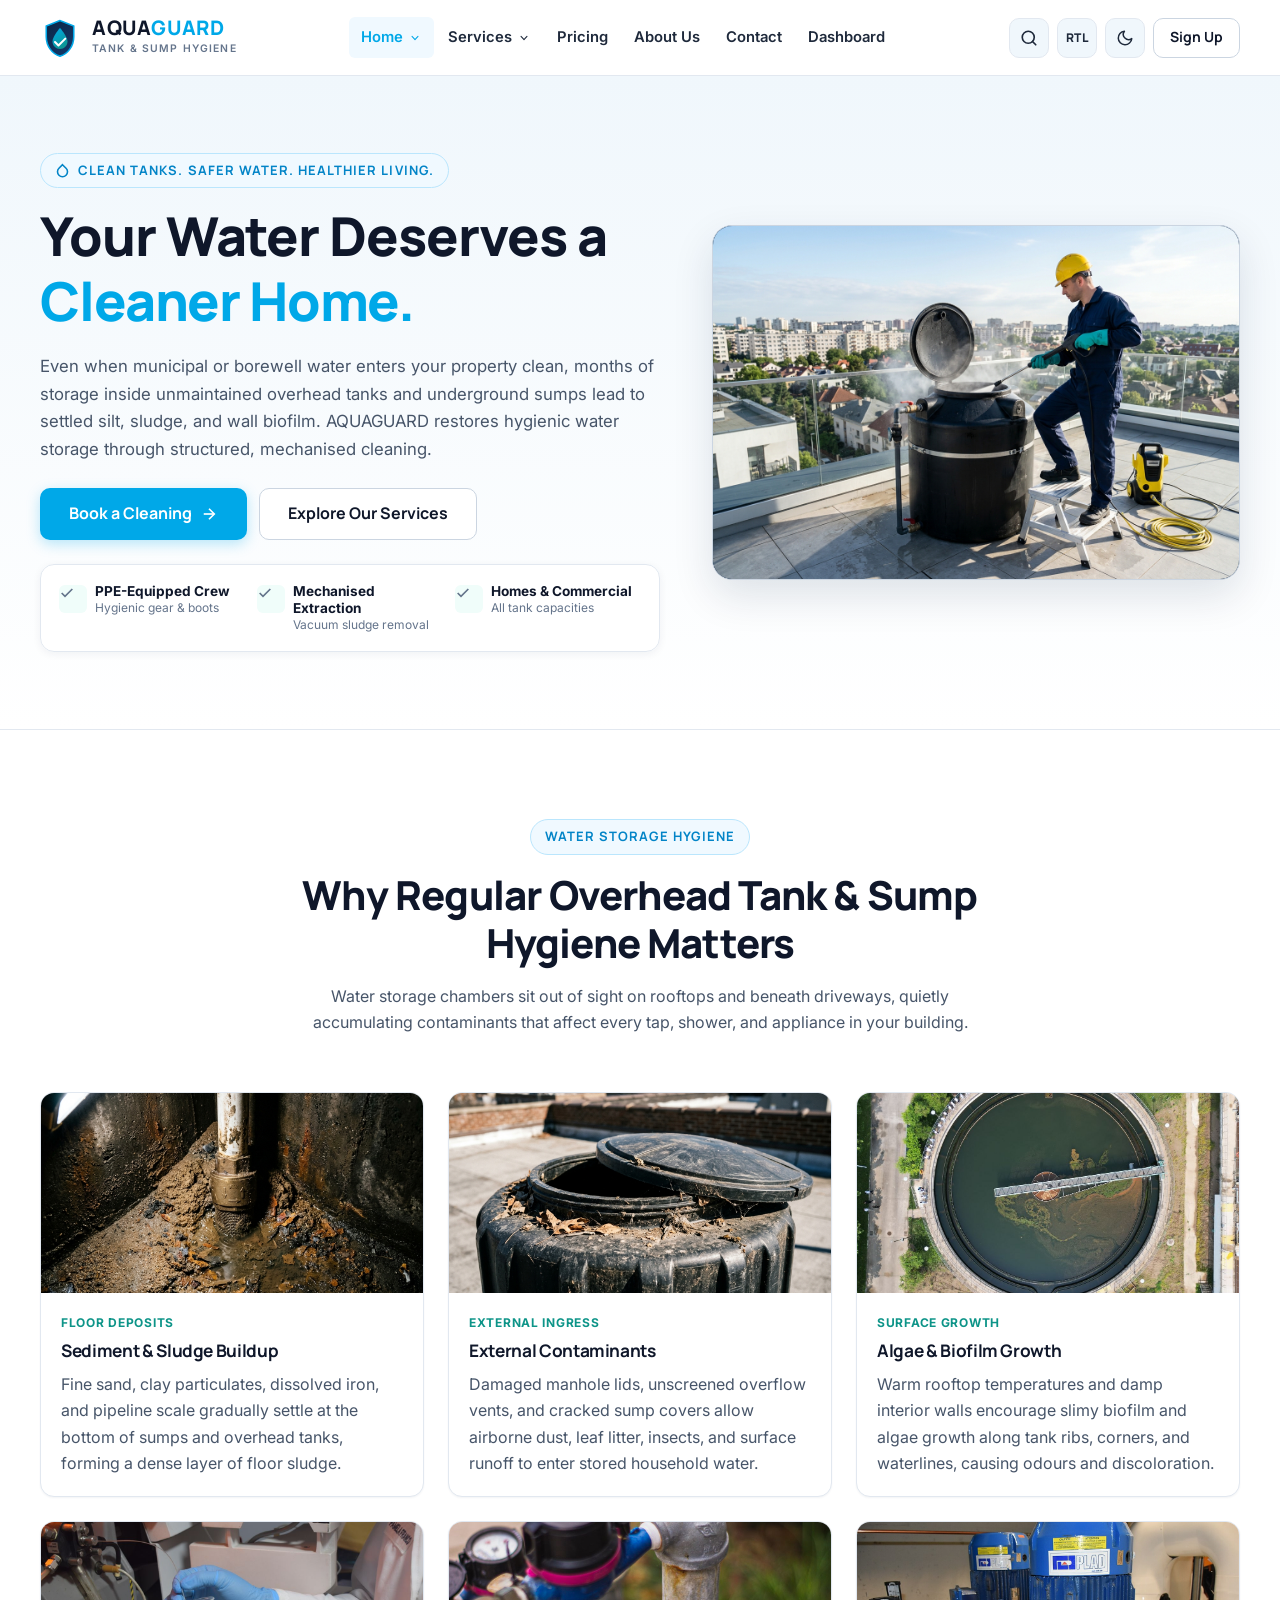
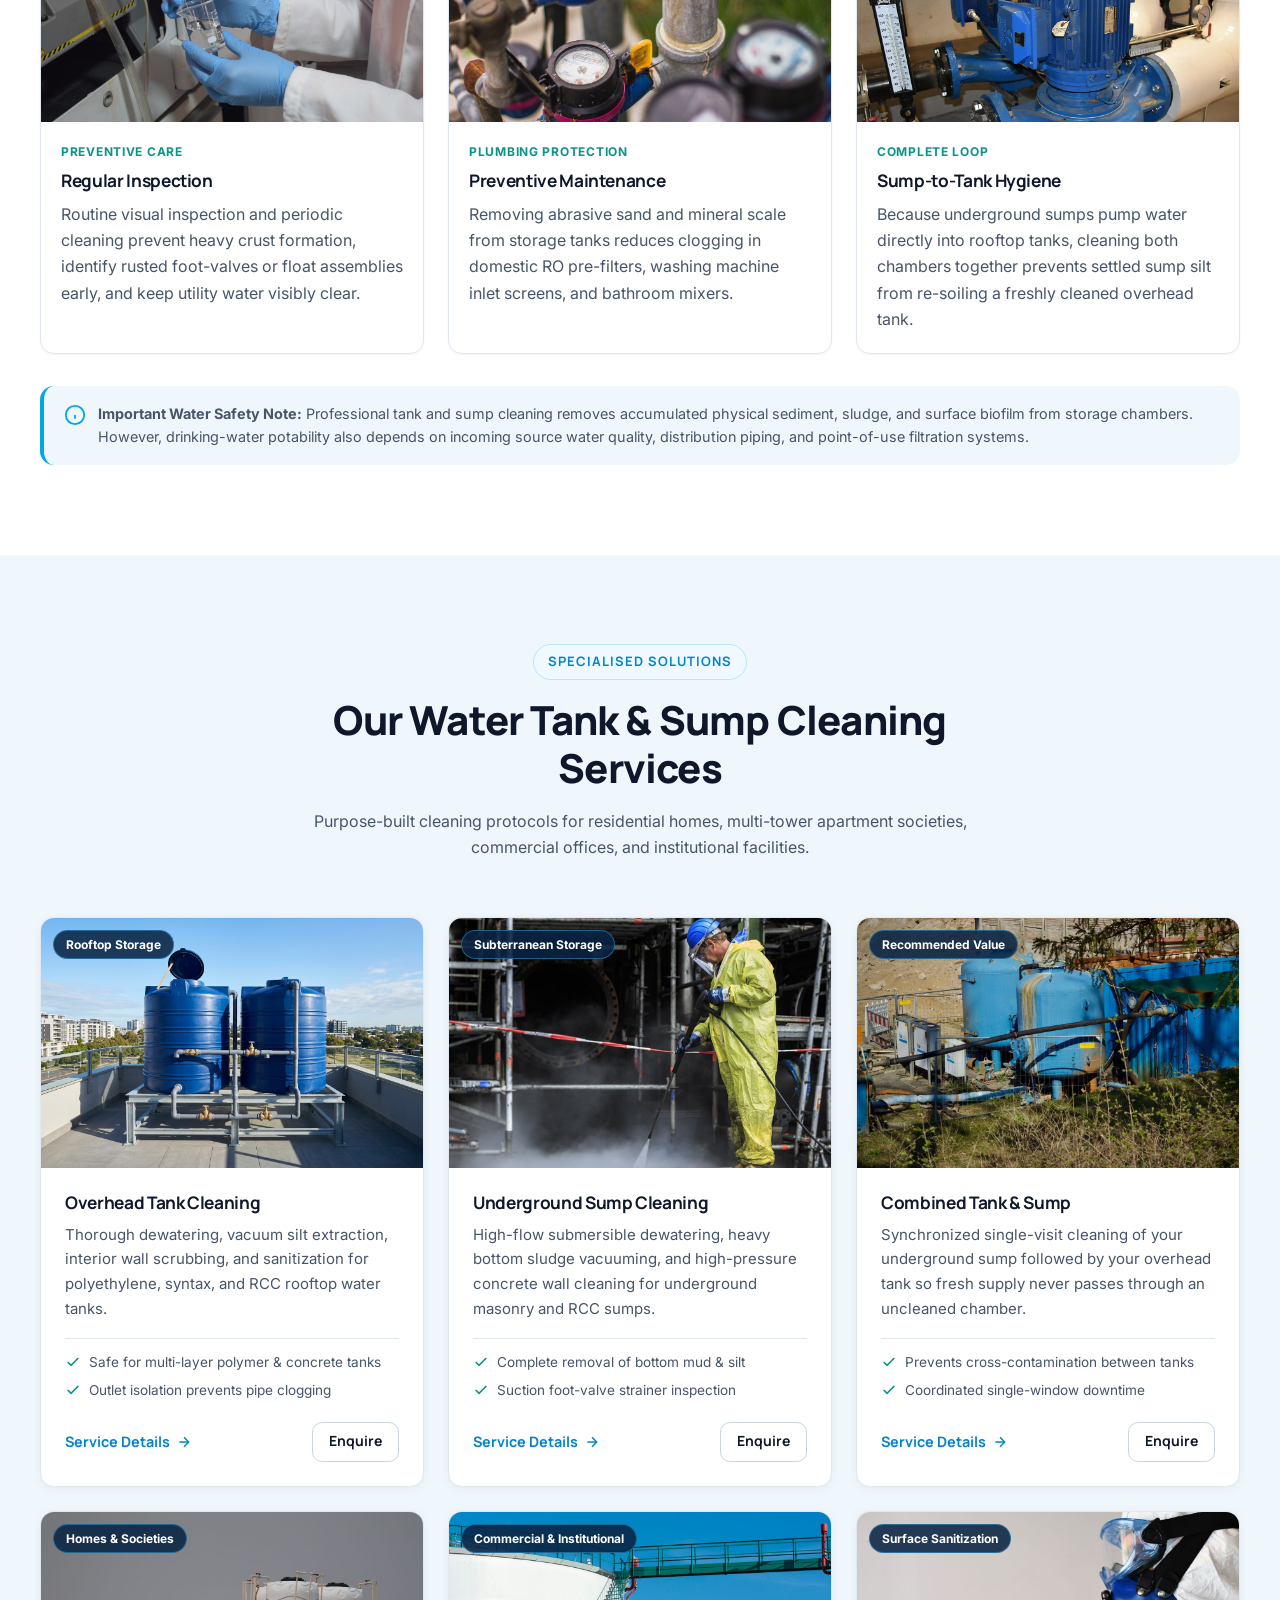
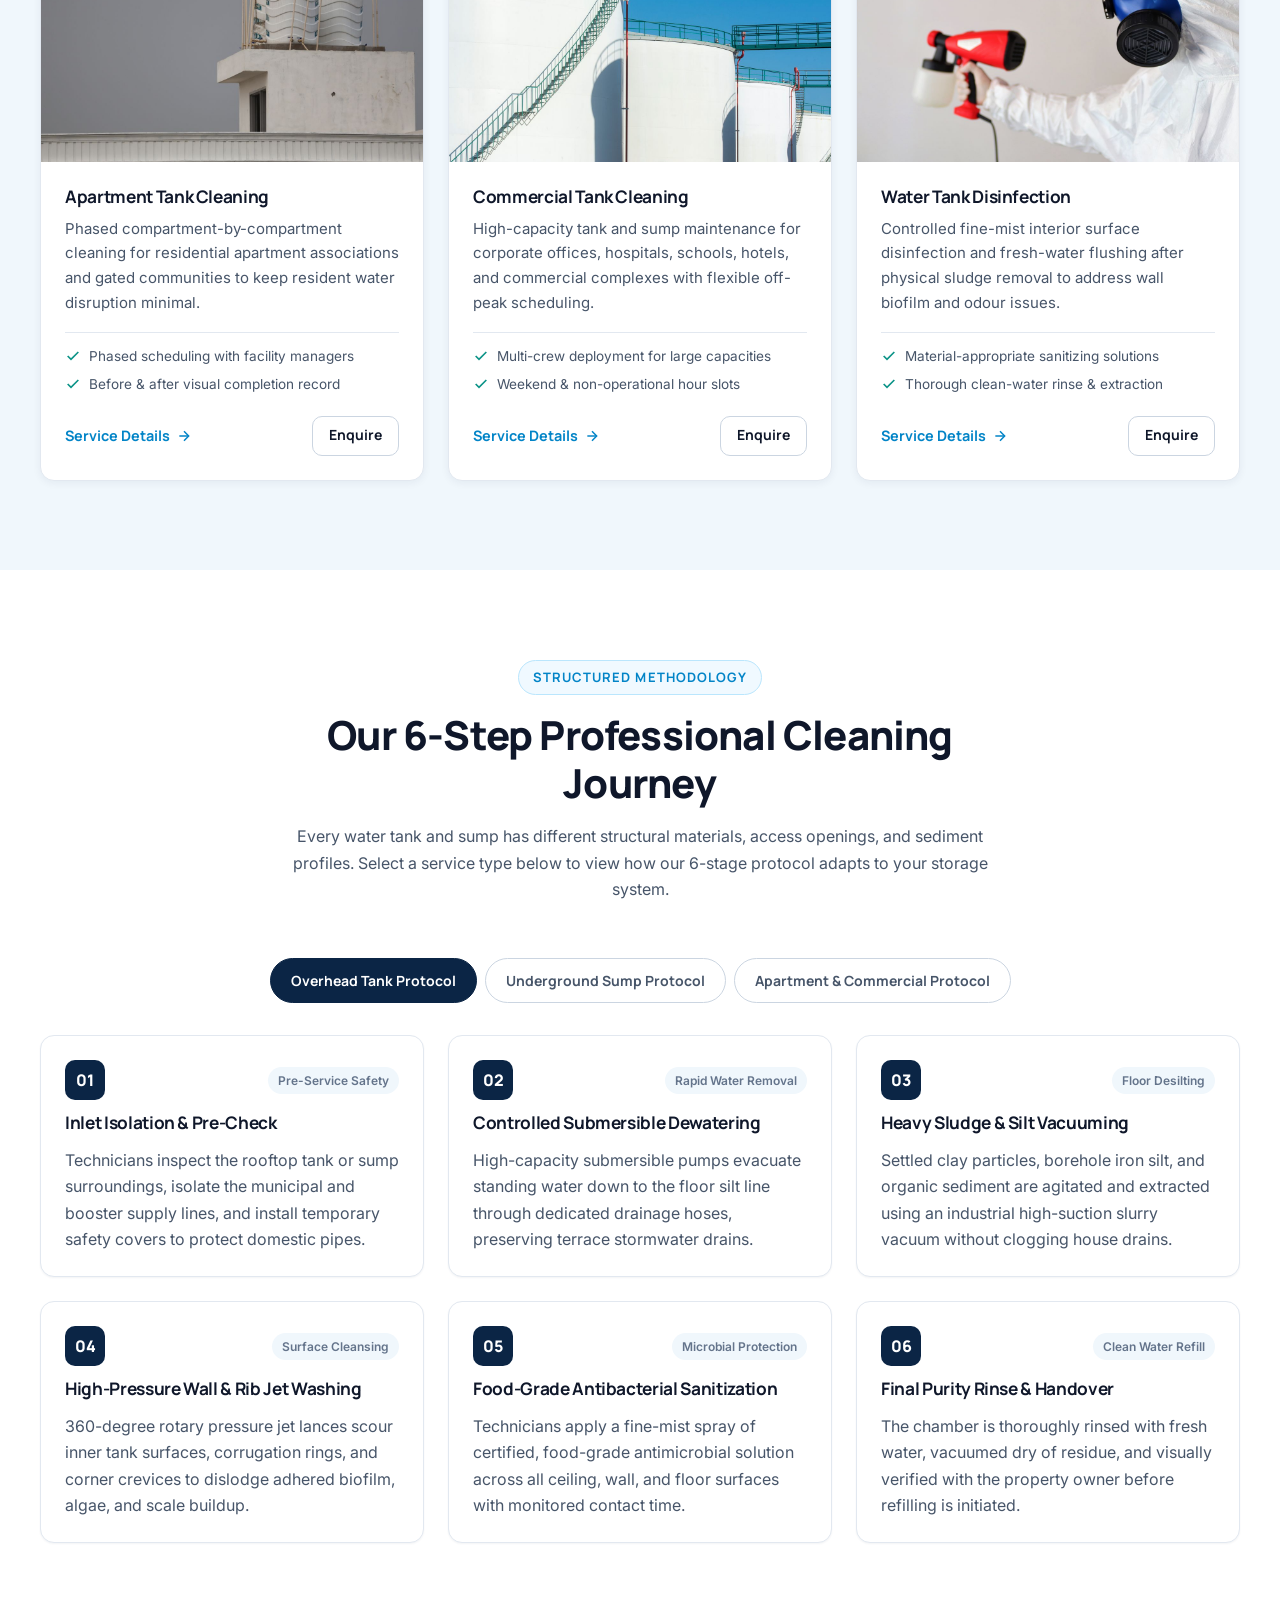
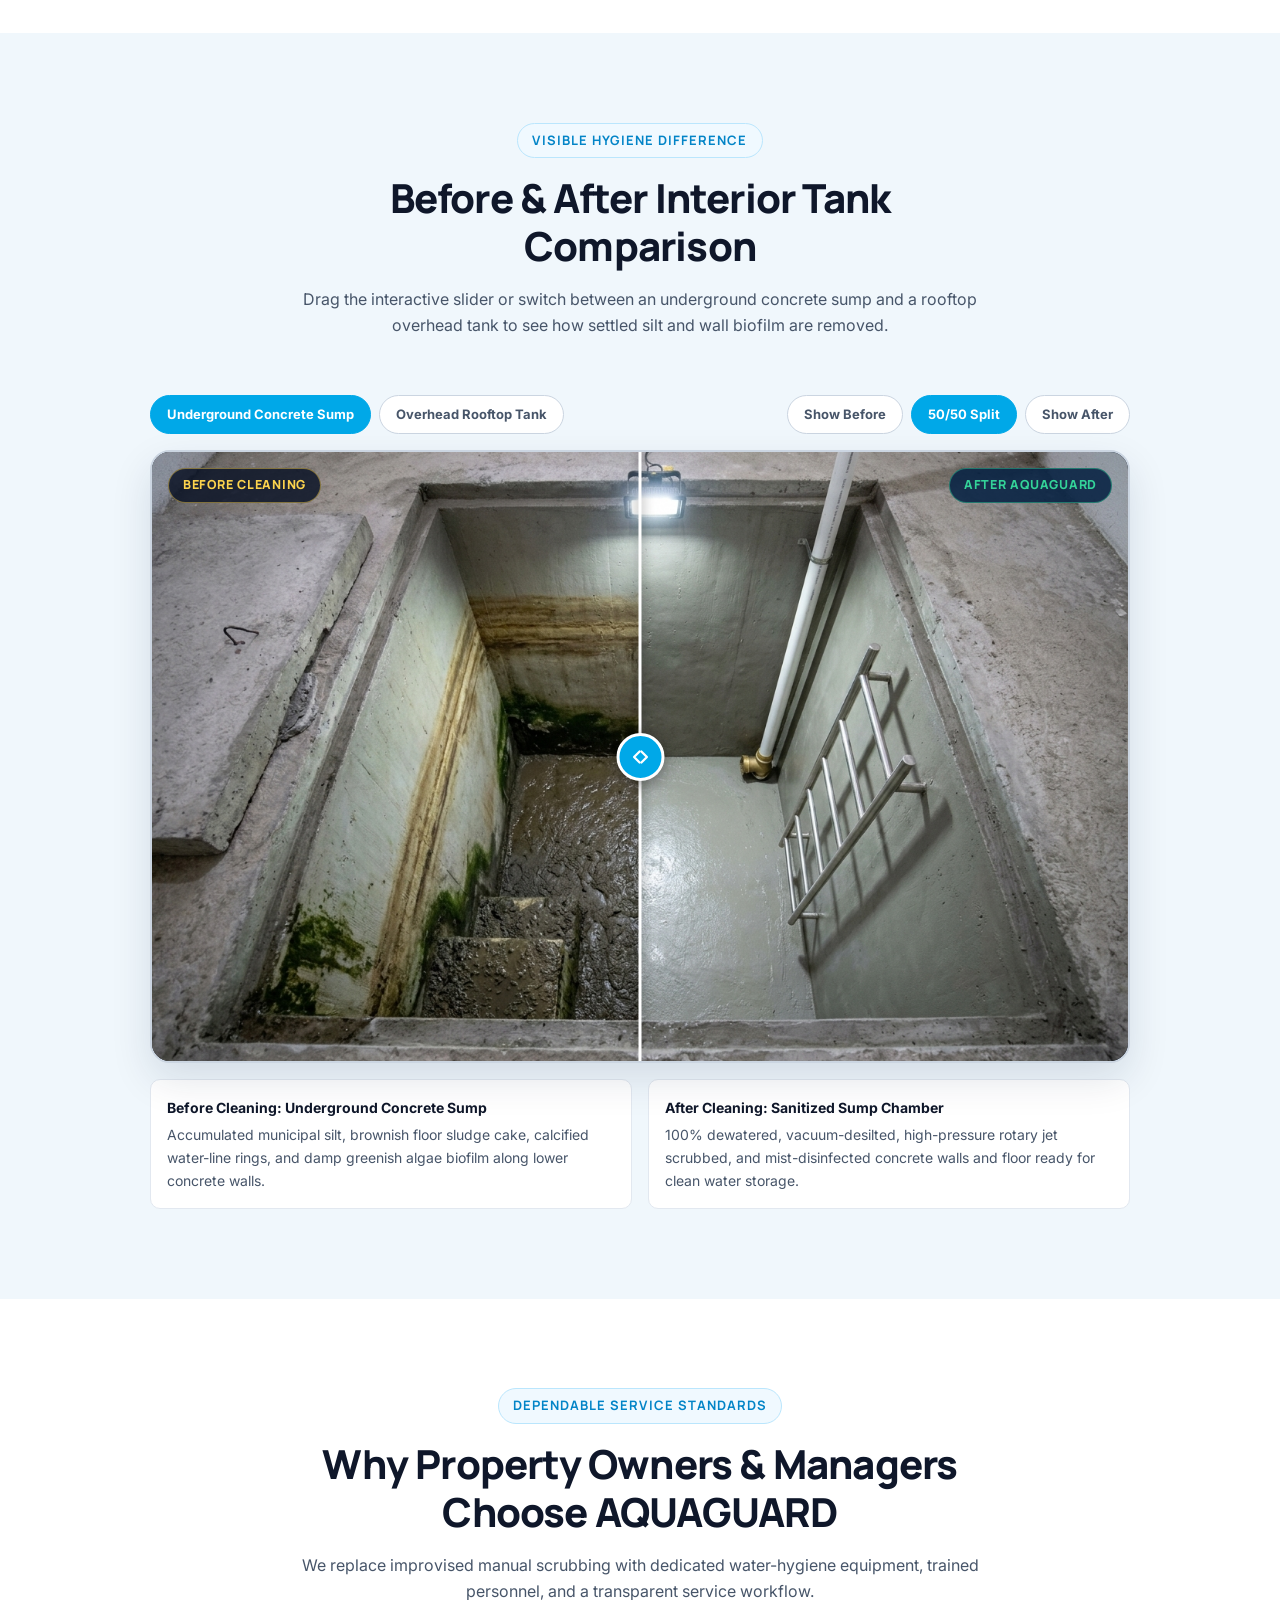
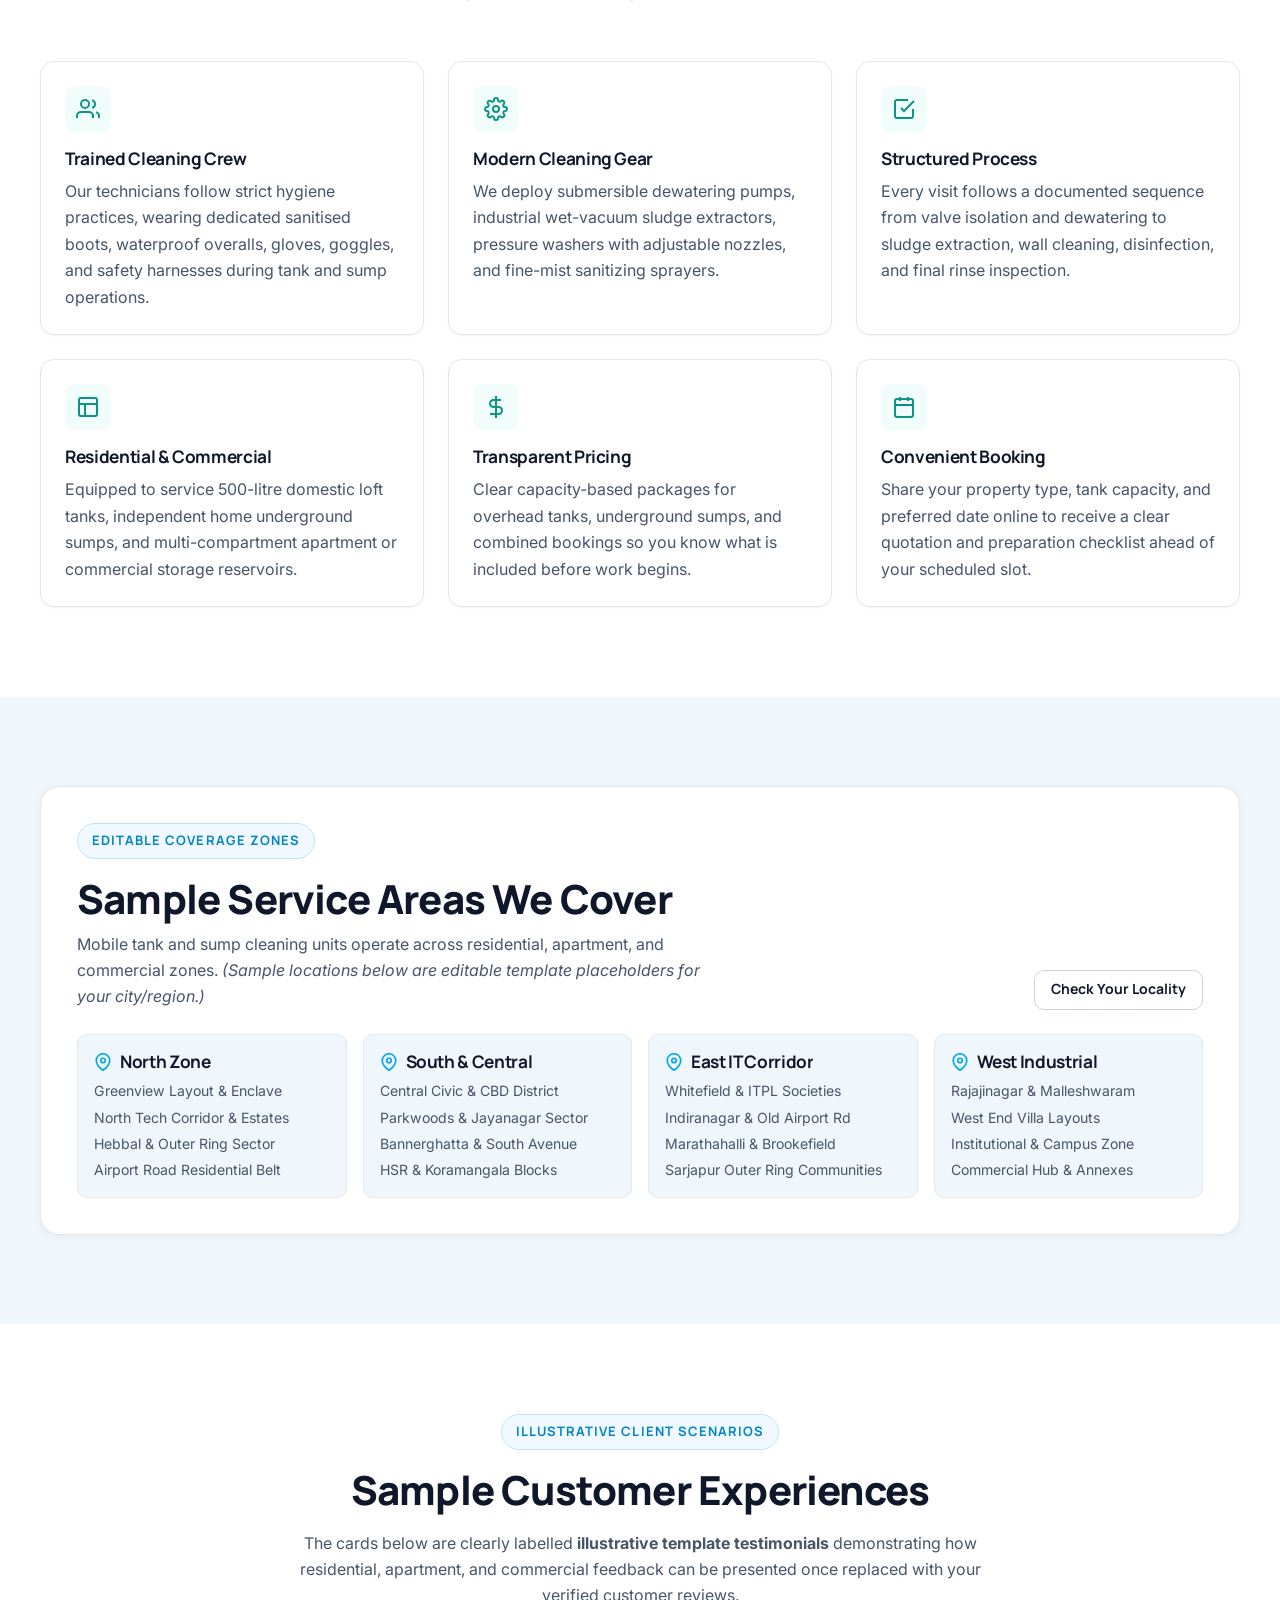
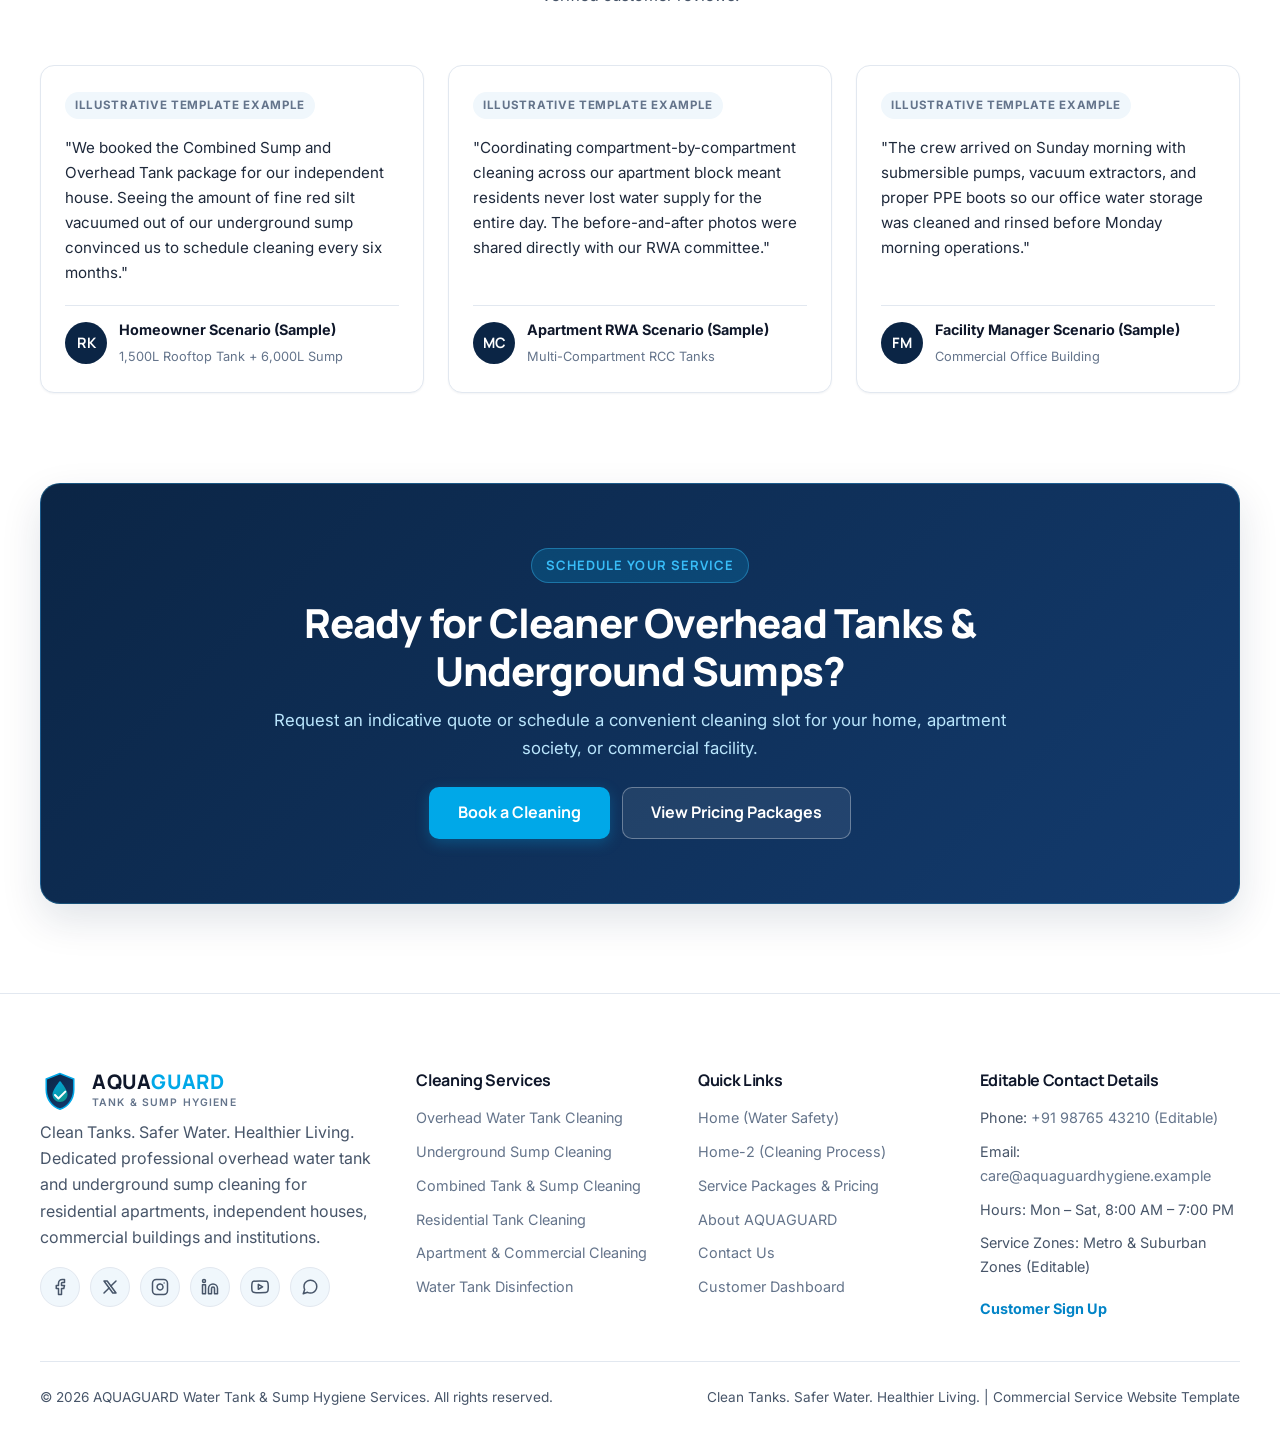
<file: index.html>
<!DOCTYPE html>
<html lang="en" data-theme="light">
<head>
  <meta charset="UTF-8">
  <meta name="viewport" content="width=device-width, initial-scale=1.0">
  <title>AQUAGUARD &mdash; Overhead Water Tank &amp; Underground Sump Cleaning Service</title>
  <meta name="description" content="AQUAGUARD provides specialised overhead water tank and underground sump cleaning services for residential homes, apartments, commercial buildings, and institutions. Clean Tanks. Safer Water. Healthier Living.">
  <link rel="icon" type="image/svg+xml" href="assets/icons/favicon.svg">
  <link rel="preconnect" href="https://fonts.googleapis.com">
  <link rel="preconnect" href="https://fonts.gstatic.com" crossorigin>
  <link href="https://fonts.googleapis.com/css2?family=Inter:wght@400;500;600;700&amp;family=Manrope:wght@600;700;800&amp;display=swap" rel="stylesheet">
  <link rel="stylesheet" href="css/styles.css">
  <script>
    (function() {
      try {
        var savedTheme = localStorage.getItem('aquaguard_theme');
        if (savedTheme === 'dark' || (!savedTheme && window.matchMedia('(prefers-color-scheme: dark)').matches)) {
          document.documentElement.setAttribute('data-theme', 'dark');
        }
        var savedDir = localStorage.getItem('aquaguard_dir');
        if (savedDir === 'rtl') {
          document.documentElement.setAttribute('dir', 'rtl');
        }
      } catch (e) {}
    })();
  </script>
</head>
<body>
  <a href="#main-content" class="skip-link">Skip to main content</a>

  <!-- MANDATORY STICKY NAVBAR -->
  <header class="site-header" id="top">
    <div class="container navbar">
      <a href="index.html" class="navbar__brand" aria-label="AQUAGUARD Home">
        <img src="assets/icons/favicon.svg" alt="" class="navbar__brand-mark" width="40" height="40">
        <div class="navbar__brand-text">
          <span class="navbar__brand-title">AQUA<span>GUARD</span></span>
          <span class="navbar__brand-sub">Tank &amp; Sump Hygiene</span>
        </div>
      </a>

      <nav class="navbar__nav" aria-label="Primary Navigation">
        <!-- Home Dropdown -->
        <div class="nav-item nav-item--dropdown">
          <button type="button" class="nav-link is-active" data-dropdown-trigger aria-expanded="false" aria-haspopup="true">
            <span>Home</span>
            <svg class="nav-link__caret" viewBox="0 0 20 20" fill="currentColor" aria-hidden="true">
              <path fill-rule="evenodd" d="M5.23 7.21a.75.75 0 011.06.02L10 11.168l3.71-3.938a.75.75 0 111.08 1.04l-4.25 4.5a.75.75 0 01-1.08 0l-4.25-4.5a.75.75 0 01.02-1.06z" clip-rule="evenodd"/>
            </svg>
          </button>
          <div class="dropdown-menu" role="menu">
            <a href="index.html" class="dropdown-item is-active" role="menuitem">
              <span class="dropdown-item__icon">
                <svg width="18" height="18" viewBox="0 0 24 24" fill="none" stroke="currentColor" stroke-width="2"><path d="M3 9l9-7 9 7v11a2 2 0 0 1-2 2H5a2 2 0 0 1-2-2z"/><polyline points="9 22 9 12 15 12 15 22"/></svg>
              </span>
              <span class="dropdown-item__content">
                <span class="dropdown-item__title">Home</span>
                <span class="dropdown-item__desc">Clean water safety &amp; service discovery</span>
              </span>
            </a>
            <a href="home-2.html" class="dropdown-item" role="menuitem">
              <span class="dropdown-item__icon">
                <svg width="18" height="18" viewBox="0 0 24 24" fill="none" stroke="currentColor" stroke-width="2"><path d="M12 22s8-4 8-10V5l-8-3-8 3v7c0 6 8 10 8 10z"/></svg>
              </span>
              <span class="dropdown-item__content">
                <span class="dropdown-item__title">Home-2</span>
                <span class="dropdown-item__desc">Cleaning process &amp; hygiene standards</span>
              </span>
            </a>
          </div>
        </div>

        <!-- Services Dropdown -->
        <div class="nav-item nav-item--dropdown">
          <button type="button" class="nav-link" data-dropdown-trigger aria-expanded="false" aria-haspopup="true">
            <span>Services</span>
            <svg class="nav-link__caret" viewBox="0 0 20 20" fill="currentColor" aria-hidden="true">
              <path fill-rule="evenodd" d="M5.23 7.21a.75.75 0 011.06.02L10 11.168l3.71-3.938a.75.75 0 111.08 1.04l-4.25 4.5a.75.75 0 01-1.08 0l-4.25-4.5a.75.75 0 01.02-1.06z" clip-rule="evenodd"/>
            </svg>
          </button>
          <div class="dropdown-menu dropdown-menu--services" role="menu">
            <a href="services.html#overhead-tank" class="dropdown-item" role="menuitem">
              <span class="dropdown-item__icon">
                <svg width="18" height="18" viewBox="0 0 24 24" fill="none" stroke="currentColor" stroke-width="2"><rect x="4" y="4" width="16" height="16" rx="2"/><line x1="4" y1="10" x2="20" y2="10"/></svg>
              </span>
              <span class="dropdown-item__content">
                <span class="dropdown-item__title">Overhead Water Tank Cleaning</span>
                <span class="dropdown-item__desc">Rooftop syntax, polymer &amp; RCC tanks</span>
              </span>
            </a>
            <a href="services.html#underground-sump" class="dropdown-item" role="menuitem">
              <span class="dropdown-item__icon">
                <svg width="18" height="18" viewBox="0 0 24 24" fill="none" stroke="currentColor" stroke-width="2"><path d="M2 12h20M4 12v8a2 2 0 0 0 2 2h12a2 2 0 0 0 2-2v-8"/><path d="M8 16h8"/></svg>
              </span>
              <span class="dropdown-item__content">
                <span class="dropdown-item__title">Underground Sump Cleaning</span>
                <span class="dropdown-item__desc">Submersible dewatering &amp; silt vacuuming</span>
              </span>
            </a>
            <a href="services.html#combined-cleaning" class="dropdown-item" role="menuitem">
              <span class="dropdown-item__icon">
                <svg width="18" height="18" viewBox="0 0 24 24" fill="none" stroke="currentColor" stroke-width="2"><polyline points="17 1 21 5 17 9"/><path d="M3 11V9a4 4 0 0 1 4-4h14"/><polyline points="7 23 3 19 7 15"/><path d="M21 13v2a4 4 0 0 1-4 4H3"/></svg>
              </span>
              <span class="dropdown-item__content">
                <span class="dropdown-item__title">Combined Tank &amp; Sump Cleaning</span>
                <span class="dropdown-item__desc">Complete synchronized water storage hygiene</span>
              </span>
            </a>
            <a href="services.html#residential-cleaning" class="dropdown-item" role="menuitem">
              <span class="dropdown-item__icon">
                <svg width="18" height="18" viewBox="0 0 24 24" fill="none" stroke="currentColor" stroke-width="2"><path d="M3 9l9-7 9 7v11a2 2 0 0 1-2 2H5a2 2 0 0 1-2-2z"/></svg>
              </span>
              <span class="dropdown-item__content">
                <span class="dropdown-item__title">Residential Tank Cleaning</span>
                <span class="dropdown-item__desc">Independent houses, villas &amp; domestic tanks</span>
              </span>
            </a>
            <a href="services.html#commercial-cleaning" class="dropdown-item" role="menuitem">
              <span class="dropdown-item__icon">
                <svg width="18" height="18" viewBox="0 0 24 24" fill="none" stroke="currentColor" stroke-width="2"><rect x="3" y="2" width="18" height="20" rx="2"/><line x1="9" y1="6" x2="15" y2="6"/><line x1="9" y1="10" x2="15" y2="10"/><line x1="9" y1="14" x2="15" y2="14"/></svg>
              </span>
              <span class="dropdown-item__content">
                <span class="dropdown-item__title">Apartment &amp; Commercial Cleaning</span>
                <span class="dropdown-item__desc">Societies, offices, hospitals &amp; institutions</span>
              </span>
            </a>
            <a href="services.html#tank-disinfection" class="dropdown-item" role="menuitem">
              <span class="dropdown-item__icon">
                <svg width="18" height="18" viewBox="0 0 24 24" fill="none" stroke="currentColor" stroke-width="2"><path d="M12 2.69l5.66 5.66a8 8 0 1 1-11.31 0z"/></svg>
              </span>
              <span class="dropdown-item__content">
                <span class="dropdown-item__title">Water Tank Disinfection</span>
                <span class="dropdown-item__desc">Food-grade antibacterial mist sanitization</span>
              </span>
            </a>
          </div>
        </div>

        <div class="nav-item">
          <a href="pricing.html" class="nav-link">Pricing</a>
        </div>
        <div class="nav-item">
          <a href="about.html" class="nav-link">About Us</a>
        </div>
        <div class="nav-item">
          <a href="contact.html" class="nav-link">Contact</a>
        </div>
        <div class="nav-item">
          <a href="dashboard.html" class="nav-link">Dashboard</a>
        </div>
      </nav>

      <div class="navbar__actions">
        <button type="button" class="icon-btn" data-search-open aria-label="Search services and questions" title="Search (Ctrl+K)">
          <svg width="18" height="18" viewBox="0 0 24 24" fill="none" stroke="currentColor" stroke-width="2.2" stroke-linecap="round" stroke-linejoin="round">
            <circle cx="11" cy="11" r="8"/><line x1="21" y1="21" x2="16.65" y2="16.65"/>
          </svg>
        </button>

        <!-- RTL Toggle Button (Only 'RTL' text inside) -->
        <button type="button" class="icon-btn rtl-toggle-btn" data-rtl-toggle aria-label="Toggle RTL layout" aria-pressed="false" title="Toggle RTL / LTR">RTL</button>

        <button type="button" class="icon-btn" data-theme-toggle aria-label="Switch theme" aria-pressed="false" title="Toggle Light/Dark Theme">
          <svg class="theme-toggle__sun" width="18" height="18" viewBox="0 0 24 24" fill="none" stroke="currentColor" stroke-width="2" stroke-linecap="round" stroke-linejoin="round">
            <circle cx="12" cy="12" r="5"/><line x1="12" y1="1" x2="12" y2="3"/><line x1="12" y1="21" x2="12" y2="23"/><line x1="4.22" y1="4.22" x2="5.64" y2="5.64"/><line x1="18.36" y1="18.36" x2="19.78" y2="19.78"/><line x1="1" y1="12" x2="3" y2="12"/><line x1="21" y1="12" x2="23" y2="12"/><line x1="4.22" y1="19.78" x2="5.64" y2="18.36"/><line x1="18.36" y1="5.64" x2="19.78" y2="4.22"/>
          </svg>
          <svg class="theme-toggle__moon" width="18" height="18" viewBox="0 0 24 24" fill="none" stroke="currentColor" stroke-width="2" stroke-linecap="round" stroke-linejoin="round">
            <path d="M21 12.79A9 9 0 1 1 11.21 3 7 7 0 0 0 21 12.79z"/>
          </svg>
        </button>

        <div class="navbar__auth-links">
          <a href="signup.html" class="btn btn--secondary btn--sm">Sign Up</a>
        </div>

        <button type="button" class="navbar__hamburger" id="mobileMenuBtn" aria-label="Open navigation menu" aria-expanded="false" aria-controls="mobileDrawer">
          <svg width="22" height="22" viewBox="0 0 24 24" fill="none" stroke="currentColor" stroke-width="2.2" stroke-linecap="round">
            <line x1="3" y1="6" x2="21" y2="6"/><line x1="3" y1="12" x2="21" y2="12"/><line x1="3" y1="18" x2="21" y2="18"/>
          </svg>
        </button>
      </div>
    </div>
  </header>

  <!-- MOBILE MENU DRAWER (Nicely designed with all buttons moved inside for mobile & tab views) -->
  <div class="mobile-menu-backdrop" id="mobileBackdrop" aria-hidden="true"></div>
  <aside class="mobile-drawer" id="mobileDrawer" aria-label="Mobile Navigation">
    
    <!-- Drawer Header with Brandname & Close Button -->
    <div class="mobile-drawer__header">
      <a href="index.html" class="navbar__brand" aria-label="AQUAGUARD Home">
        <img src="assets/icons/favicon.svg" alt="" class="navbar__brand-mark" width="40" height="40">
        <div class="navbar__brand-text">
          <span class="navbar__brand-title">AQUA<span>GUARD</span></span>
          <span class="navbar__brand-sub">Tank &amp; Sump Hygiene</span>
        </div>
      </a>
      <button type="button" class="mobile-drawer__close" id="mobileDrawerClose" aria-label="Close menu">&times;</button>
    </div>

    <!-- Search Button inside Menu -->
    <button type="button" class="mobile-search-btn" data-search-open aria-label="Search services and answers">
      <div style="display:flex; align-items:center; gap:8px;">
        <svg width="18" height="18" viewBox="0 0 24 24" fill="none" stroke="currentColor" stroke-width="2.2" style="color:var(--color-aqua-500);"><circle cx="11" cy="11" r="8"/><line x1="21" y1="21" x2="16.65" y2="16.65"/></svg>
        <span>Search services, FAQs...</span>
      </div>
      <kbd>Search</kbd>
    </button>

    <!-- Navigation Links -->
    <ul class="mobile-nav-list">
      <li class="mobile-nav-item">
        <button type="button" class="mobile-dropdown-trigger" data-mobile-dropdown aria-expanded="false">
          <span>Home</span>
          <svg class="nav-link__caret" viewBox="0 0 20 20" fill="currentColor"><path fill-rule="evenodd" d="M5.23 7.21a.75.75 0 011.06.02L10 11.168l3.71-3.938a.75.75 0 111.08 1.04l-4.25 4.5a.75.75 0 01-1.08 0l-4.25-4.5a.75.75 0 01.02-1.06z" clip-rule="evenodd"/></svg>
        </button>
        <div class="mobile-submenu">
          <a href="index.html" class="mobile-submenu-link is-active">Home &mdash; Clean Water Safety</a>
          <a href="home-2.html" class="mobile-submenu-link">Home-2 &mdash; Cleaning Process</a>
        </div>
      </li>
      <li class="mobile-nav-item">
        <button type="button" class="mobile-dropdown-trigger" data-mobile-dropdown aria-expanded="false">
          <span>Services</span>
          <svg class="nav-link__caret" viewBox="0 0 20 20" fill="currentColor"><path fill-rule="evenodd" d="M5.23 7.21a.75.75 0 011.06.02L10 11.168l3.71-3.938a.75.75 0 111.08 1.04l-4.25 4.5a.75.75 0 01-1.08 0l-4.25-4.5a.75.75 0 01.02-1.06z" clip-rule="evenodd"/></svg>
        </button>
        <div class="mobile-submenu">
          <a href="services.html#overhead-tank" class="mobile-submenu-link">Overhead Water Tank Cleaning</a>
          <a href="services.html#underground-sump" class="mobile-submenu-link">Underground Sump Cleaning</a>
          <a href="services.html#combined-cleaning" class="mobile-submenu-link">Combined Tank &amp; Sump Cleaning</a>
          <a href="services.html#residential-cleaning" class="mobile-submenu-link">Residential Tank Cleaning</a>
          <a href="services.html#commercial-cleaning" class="mobile-submenu-link">Apartment &amp; Commercial Cleaning</a>
          <a href="services.html#tank-disinfection" class="mobile-submenu-link">Water Tank Disinfection</a>
        </div>
      </li>
      <li class="mobile-nav-item">
        <a href="pricing.html" class="mobile-nav-link">Pricing</a>
      </li>
      <li class="mobile-nav-item">
        <a href="about.html" class="mobile-nav-link">About Us</a>
      </li>
      <li class="mobile-nav-item">
        <a href="contact.html" class="mobile-nav-link">Contact</a>
      </li>
      <li class="mobile-nav-item">
        <a href="dashboard.html" class="mobile-nav-link">Dashboard</a>
      </li>
    </ul>

    <!-- Controls & Preferences moved inside Menu Drawer -->
    <div style="margin-top: var(--space-2);">
      <span class="mobile-drawer__section-title">Preferences</span>
      <div class="mobile-drawer__controls-grid">
        <div class="mobile-control-card">
          <span class="mobile-control-card__label">Layout Direction</span>
          <button type="button" class="mobile-control-btn rtl-toggle-btn" data-rtl-toggle aria-label="Toggle RTL layout" aria-pressed="false" title="Toggle RTL / LTR">
            RTL
          </button>
        </div>

        <div class="mobile-control-card">
          <span class="mobile-control-card__label">Display Mode</span>
          <button type="button" class="mobile-control-btn" data-theme-toggle aria-label="Switch theme" aria-pressed="false" title="Toggle Light/Dark Theme">
            <svg class="theme-toggle__sun" width="16" height="16" viewBox="0 0 24 24" fill="none" stroke="currentColor" stroke-width="2"><circle cx="12" cy="12" r="5"/><line x1="12" y1="1" x2="12" y2="3"/><line x1="12" y1="21" x2="12" y2="23"/><line x1="4.22" y1="4.22" x2="5.64" y2="5.64"/><line x1="18.36" y1="18.36" x2="19.78" y2="19.78"/><line x1="1" y1="12" x2="3" y2="12"/><line x1="21" y1="12" x2="23" y2="12"/><line x1="4.22" y1="19.78" x2="5.64" y2="18.36"/><line x1="18.36" y1="5.64" x2="19.78" y2="4.22"/></svg>
            <svg class="theme-toggle__moon" width="16" height="16" viewBox="0 0 24 24" fill="none" stroke="currentColor" stroke-width="2"><path d="M21 12.79A9 9 0 1 1 11.21 3 7 7 0 0 0 21 12.79z"/></svg>
            <span>Theme</span>
          </button>
        </div>
      </div>
    </div>

    <!-- Primary CTA & Account Links inside Menu Drawer -->
    <div class="mobile-drawer__actions">
      <a href="signup.html" class="btn btn--primary mobile-drawer__cta">
        <svg width="18" height="18" viewBox="0 0 24 24" fill="none" stroke="currentColor" stroke-width="2"><path d="M16 21v-2a4 4 0 0 0-4-4H5a4 4 0 0 0-4 4v2"/><circle cx="8.5" cy="7" r="4"/><line x1="20" y1="8" x2="20" y2="14"/><line x1="23" y1="11" x2="17" y2="11"/></svg>
        <span>Sign Up for Service</span>
      </a>
      <div class="mobile-drawer__footer-links">
        <a href="login.html">Sign In to Customer Account &rarr;</a>
      </div>
    </div>
  </aside>

  <!-- INTERACTIVE SEARCH MODAL -->
  <div class="search-modal" id="searchModal" role="dialog" aria-modal="true" aria-labelledby="searchModalTitle" aria-hidden="true">
    <div class="search-modal__dialog">
      <div class="search-modal__header">
        <svg width="20" height="20" viewBox="0 0 24 24" fill="none" stroke="currentColor" stroke-width="2.2" style="color:var(--color-aqua-500); flex-shrink:0;">
          <circle cx="11" cy="11" r="8"/><line x1="21" y1="21" x2="16.65" y2="16.65"/>
        </svg>
        <input type="search" id="searchModalInput" class="search-modal__input" placeholder="Search services, sump cleaning, pricing, FAQs..." aria-label="Search AQUAGUARD website">
        <button type="button" id="searchModalClose" class="search-modal__close" aria-label="Close search">ESC</button>
      </div>
      <div class="search-modal__results" id="searchModalResults"></div>
    </div>
  </div>

  <!-- MAIN CONTENT -->
  <main id="main-content">

    <!-- 1. HERO SECTION -->
    <section class="hero-home1">
      <div class="container hero-home1__grid">
        <div class="hero-home1__content">
          <div class="eyebrow">
            <svg width="15" height="15" viewBox="0 0 24 24" fill="none" stroke="currentColor" stroke-width="2.5"><path d="M12 2.69l5.66 5.66a8 8 0 1 1-11.31 0z"/></svg>
            <span>Clean Tanks. Safer Water. Healthier Living.</span>
          </div>
          <h1 class="hero-home1__title">Your Water Deserves a <span>Cleaner Home.</span></h1>
          <p class="hero-home1__lead">
            Even when municipal or borewell water enters your property clean, months of storage inside unmaintained overhead tanks and underground sumps lead to settled silt, sludge, and wall biofilm. AQUAGUARD restores hygienic water storage through structured, mechanised cleaning.
          </p>
          <div class="hero-home1__ctas">
            <a href="contact.html#enquiry-form" class="btn btn--primary btn--lg">
              <span>Book a Cleaning</span>
              <svg width="18" height="18" viewBox="0 0 24 24" fill="none" stroke="currentColor" stroke-width="2.2"><line x1="5" y1="12" x2="19" y2="12"/><polyline points="12 5 19 12 12 19"/></svg>
            </a>
            <a href="services.html" class="btn btn--secondary btn--lg">Explore Our Services</a>
          </div>

          <div class="hero-trust-strip" aria-label="Service Standards Highlights">
            <div class="hero-trust-item">
              <span class="hero-trust-item__icon">
                <svg width="16" height="16" viewBox="0 0 24 24" fill="none" stroke="currentColor" stroke-width="2.5"><polyline points="20 6 9 17 4 12"/></svg>
              </span>
              <div class="hero-trust-item__text">
                <strong>PPE-Equipped Crew</strong>
                <span>Hygienic gear &amp; boots</span>
              </div>
            </div>
            <div class="hero-trust-item">
              <span class="hero-trust-item__icon">
                <svg width="16" height="16" viewBox="0 0 24 24" fill="none" stroke="currentColor" stroke-width="2.5"><polyline points="20 6 9 17 4 12"/></svg>
              </span>
              <div class="hero-trust-item__text">
                <strong>Mechanised Extraction</strong>
                <span>Vacuum sludge removal</span>
              </div>
            </div>
            <div class="hero-trust-item">
              <span class="hero-trust-item__icon">
                <svg width="16" height="16" viewBox="0 0 24 24" fill="none" stroke="currentColor" stroke-width="2.5"><polyline points="20 6 9 17 4 12"/></svg>
              </span>
              <div class="hero-trust-item__text">
                <strong>Homes &amp; Commercial</strong>
                <span>All tank capacities</span>
              </div>
            </div>
          </div>
        </div>

        <div class="hero-home1__visual">
          <div class="hero-visual-frame">
            <img src="assets/images/hero-home1.jpg" alt="AQUAGUARD technician in protective gear operating high-pressure rotary jet equipment on a rooftop overhead water storage tank" width="920" height="680">
          </div>
        </div>
      </div>
    </section>

    <!-- 2. CLEAN WATER SAFETY SECTION -->
    <section class="section" id="water-safety">
      <div class="container">
        <div class="section-header">
          <span class="eyebrow">Water Storage Hygiene</span>
          <h2>Why Regular Overhead Tank &amp; Sump Hygiene Matters</h2>
          <p>
            Water storage chambers sit out of sight on rooftops and beneath driveways, quietly accumulating contaminants that affect every tap, shower, and appliance in your building.
          </p>
        </div>

        <div class="safety-grid">
          <article class="safety-card">
            <div class="safety-card__image">
              <img src="assets/images/hygiene-sediment.jpg" alt="Particulate sediment and silt buildup removed from water storage supply" width="600" height="350" loading="lazy">
            </div>
            <div class="safety-card__content">
              <span class="safety-card__tag">Floor Deposits</span>
              <h3>Sediment &amp; Sludge Buildup</h3>
              <p>
                Fine sand, clay particulates, dissolved iron, and pipeline scale gradually settle at the bottom of sumps and overhead tanks, forming a dense layer of floor sludge.
              </p>
            </div>
          </article>

          <article class="safety-card">
            <div class="safety-card__image">
              <img src="assets/images/hygiene-ingress.jpg" alt="External aperture and open manhole lid of water storage tank" width="600" height="350" loading="lazy">
            </div>
            <div class="safety-card__content">
              <span class="safety-card__tag">External Ingress</span>
              <h3>External Contaminants</h3>
              <p>
                Damaged manhole lids, unscreened overflow vents, and cracked sump covers allow airborne dust, leaf litter, insects, and surface runoff to enter stored household water.
              </p>
            </div>
          </article>

          <article class="safety-card">
            <div class="safety-card__image">
              <img src="assets/images/hygiene-biofilm.jpg" alt="Circular water holding basin showing green algae and brownish biofilm scum layer" width="600" height="350" loading="lazy">
            </div>
            <div class="safety-card__content">
              <span class="safety-card__tag">Surface Growth</span>
              <h3>Algae &amp; Biofilm Growth</h3>
              <p>
                Warm rooftop temperatures and damp interior walls encourage slimy biofilm and algae growth along tank ribs, corners, and waterlines, causing odours and discoloration.
              </p>
            </div>
          </article>

          <article class="safety-card">
            <div class="safety-card__image">
              <img src="assets/images/hygiene-inspection.jpg" alt="Specialist in blue nitrile gloves testing water clarity sample in beaker" width="600" height="350" loading="lazy">
            </div>
            <div class="safety-card__content">
              <span class="safety-card__tag">Preventive Care</span>
              <h3>Regular Inspection</h3>
              <p>
                Routine visual inspection and periodic cleaning prevent heavy crust formation, identify rusted foot-valves or float assemblies early, and keep utility water visibly clear.
              </p>
            </div>
          </article>

          <article class="safety-card">
            <div class="safety-card__image">
              <img src="assets/images/hygiene-maintenance.jpg" alt="Building water meters, brass isolation valves, and distribution manifold pipes" width="600" height="350" loading="lazy">
            </div>
            <div class="safety-card__content">
              <span class="safety-card__tag">Plumbing Protection</span>
              <h3>Preventive Maintenance</h3>
              <p>
                Removing abrasive sand and mineral scale from storage tanks reduces clogging in domestic RO pre-filters, washing machine inlet screens, and bathroom mixers.
              </p>
            </div>
          </article>

          <article class="safety-card">
            <div class="safety-card__image">
              <img src="assets/images/hygiene-loop.jpg" alt="Commercial electric booster pumps and pressure gauges supplying overhead risers" width="600" height="350" loading="lazy">
            </div>
            <div class="safety-card__content">
              <span class="safety-card__tag">Complete Loop</span>
              <h3>Sump-to-Tank Hygiene</h3>
              <p>
                Because underground sumps pump water directly into rooftop tanks, cleaning both chambers together prevents settled sump silt from re-soiling a freshly cleaned overhead tank.
              </p>
            </div>
          </article>
        </div>

        <div class="hygiene-disclaimer" role="note">
          <svg width="22" height="22" viewBox="0 0 24 24" fill="none" stroke="currentColor" stroke-width="2"><circle cx="12" cy="12" r="10"/><line x1="12" y1="16" x2="12" y2="12"/><line x1="12" y1="8" x2="12.01" y2="8"/></svg>
          <p>
            <strong>Important Water Safety Note:</strong> Professional tank and sump cleaning removes accumulated physical sediment, sludge, and surface biofilm from storage chambers. However, drinking-water potability also depends on incoming source water quality, distribution piping, and point-of-use filtration systems.
          </p>
        </div>
      </div>
    </section>

    <!-- 3. OUR SERVICES SECTION -->
    <section class="section section--alt" id="services-overview">
      <div class="container">
        <div class="section-header">
          <span class="eyebrow">Specialised Solutions</span>
          <h2>Our Water Tank &amp; Sump Cleaning Services</h2>
          <p>
            Purpose-built cleaning protocols for residential homes, multi-tower apartment societies, commercial offices, and institutional facilities.
          </p>
        </div>

        <div class="services-grid">
          <!-- Card 1 -->
          <article class="service-card">
            <div class="service-card__media">
              <img src="assets/images/service-overhead.jpg" alt="Overhead water tank cleaning service on building rooftop" width="640" height="420" loading="lazy">
              <span class="service-card__badge">Rooftop Storage</span>
            </div>
            <div class="service-card__body">
              <h3 class="service-card__title">Overhead Tank Cleaning</h3>
              <p class="service-card__desc">
                Thorough dewatering, vacuum silt extraction, interior wall scrubbing, and sanitization for polyethylene, syntax, and RCC rooftop water tanks.
              </p>
              <ul class="service-card__list">
                <li>
                  <svg width="16" height="16" viewBox="0 0 24 24" fill="none" stroke="currentColor" stroke-width="2.5"><polyline points="20 6 9 17 4 12"/></svg>
                  <span>Safe for multi-layer polymer &amp; concrete tanks</span>
                </li>
                <li>
                  <svg width="16" height="16" viewBox="0 0 24 24" fill="none" stroke="currentColor" stroke-width="2.5"><polyline points="20 6 9 17 4 12"/></svg>
                  <span>Outlet isolation prevents pipe clogging</span>
                </li>
              </ul>
              <div class="service-card__footer">
                <a href="services.html#overhead-tank" class="service-card__link">
                  <span>Service Details</span>
                  <svg width="16" height="16" viewBox="0 0 24 24" fill="none" stroke="currentColor" stroke-width="2.2"><line x1="5" y1="12" x2="19" y2="12"/><polyline points="12 5 19 12 12 19"/></svg>
                </a>
                <a href="contact.html?service=overhead-tank#enquiry-form" class="btn btn--secondary btn--sm">Enquire</a>
              </div>
            </div>
          </article>

          <!-- Card 2 -->
          <article class="service-card">
            <div class="service-card__media">
              <img src="assets/images/service-sump.jpg" alt="Technician in waterproof PPE operating high-pressure water jet on concrete floor" width="640" height="420" loading="lazy">
              <span class="service-card__badge">Subterranean Storage</span>
            </div>
            <div class="service-card__body">
              <h3 class="service-card__title">Underground Sump Cleaning</h3>
              <p class="service-card__desc">
                High-flow submersible dewatering, heavy bottom sludge vacuuming, and high-pressure concrete wall cleaning for underground masonry and RCC sumps.
              </p>
              <ul class="service-card__list">
                <li>
                  <svg width="16" height="16" viewBox="0 0 24 24" fill="none" stroke="currentColor" stroke-width="2.5"><polyline points="20 6 9 17 4 12"/></svg>
                  <span>Complete removal of bottom mud &amp; silt</span>
                </li>
                <li>
                  <svg width="16" height="16" viewBox="0 0 24 24" fill="none" stroke="currentColor" stroke-width="2.5"><polyline points="20 6 9 17 4 12"/></svg>
                  <span>Suction foot-valve strainer inspection</span>
                </li>
              </ul>
              <div class="service-card__footer">
                <a href="services.html#underground-sump" class="service-card__link">
                  <span>Service Details</span>
                  <svg width="16" height="16" viewBox="0 0 24 24" fill="none" stroke="currentColor" stroke-width="2.2"><line x1="5" y1="12" x2="19" y2="12"/><polyline points="12 5 19 12 12 19"/></svg>
                </a>
                <a href="contact.html?service=underground-sump#enquiry-form" class="btn btn--secondary btn--sm">Enquire</a>
              </div>
            </div>
          </article>

          <!-- Card 3 -->
          <article class="service-card">
            <div class="service-card__media">
              <img src="assets/images/service-combined.jpg" alt="Paired cylindrical water filtration tanks and pressurized supply transfer hoses" width="640" height="420" loading="lazy">
              <span class="service-card__badge">Recommended Value</span>
            </div>
            <div class="service-card__body">
              <h3 class="service-card__title">Combined Tank &amp; Sump</h3>
              <p class="service-card__desc">
                Synchronized single-visit cleaning of your underground sump followed by your overhead tank so fresh supply never passes through an uncleaned chamber.
              </p>
              <ul class="service-card__list">
                <li>
                  <svg width="16" height="16" viewBox="0 0 24 24" fill="none" stroke="currentColor" stroke-width="2.5"><polyline points="20 6 9 17 4 12"/></svg>
                  <span>Prevents cross-contamination between tanks</span>
                </li>
                <li>
                  <svg width="16" height="16" viewBox="0 0 24 24" fill="none" stroke="currentColor" stroke-width="2.5"><polyline points="20 6 9 17 4 12"/></svg>
                  <span>Coordinated single-window downtime</span>
                </li>
              </ul>
              <div class="service-card__footer">
                <a href="services.html#combined-cleaning" class="service-card__link">
                  <span>Service Details</span>
                  <svg width="16" height="16" viewBox="0 0 24 24" fill="none" stroke="currentColor" stroke-width="2.2"><line x1="5" y1="12" x2="19" y2="12"/><polyline points="12 5 19 12 12 19"/></svg>
                </a>
                <a href="contact.html?service=combined-cleaning#enquiry-form" class="btn btn--secondary btn--sm">Enquire</a>
              </div>
            </div>
          </article>

          <!-- Card 4 -->
          <article class="service-card">
            <div class="service-card__media">
              <img src="assets/images/service-residential.jpg" alt="Residential house and apartment water tank cleaning" width="640" height="420" loading="lazy">
              <span class="service-card__badge">Homes &amp; Societies</span>
            </div>
            <div class="service-card__body">
              <h3 class="service-card__title">Apartment Tank Cleaning</h3>
              <p class="service-card__desc">
                Phased compartment-by-compartment cleaning for residential apartment associations and gated communities to keep resident water disruption minimal.
              </p>
              <ul class="service-card__list">
                <li>
                  <svg width="16" height="16" viewBox="0 0 24 24" fill="none" stroke="currentColor" stroke-width="2.5"><polyline points="20 6 9 17 4 12"/></svg>
                  <span>Phased scheduling with facility managers</span>
                </li>
                <li>
                  <svg width="16" height="16" viewBox="0 0 24 24" fill="none" stroke="currentColor" stroke-width="2.5"><polyline points="20 6 9 17 4 12"/></svg>
                  <span>Before &amp; after visual completion record</span>
                </li>
              </ul>
              <div class="service-card__footer">
                <a href="services.html#residential-cleaning" class="service-card__link">
                  <span>Service Details</span>
                  <svg width="16" height="16" viewBox="0 0 24 24" fill="none" stroke="currentColor" stroke-width="2.2"><line x1="5" y1="12" x2="19" y2="12"/><polyline points="12 5 19 12 12 19"/></svg>
                </a>
                <a href="contact.html?service=residential-cleaning#enquiry-form" class="btn btn--secondary btn--sm">Enquire</a>
              </div>
            </div>
          </article>

          <!-- Card 5 -->
          <article class="service-card">
            <div class="service-card__media">
              <img src="assets/images/service-commercial.jpg" alt="Commercial and institutional large water tank cleaning" width="640" height="420" loading="lazy">
              <span class="service-card__badge">Commercial &amp; Institutional</span>
            </div>
            <div class="service-card__body">
              <h3 class="service-card__title">Commercial Tank Cleaning</h3>
              <p class="service-card__desc">
                High-capacity tank and sump maintenance for corporate offices, hospitals, schools, hotels, and commercial complexes with flexible off-peak scheduling.
              </p>
              <ul class="service-card__list">
                <li>
                  <svg width="16" height="16" viewBox="0 0 24 24" fill="none" stroke="currentColor" stroke-width="2.5"><polyline points="20 6 9 17 4 12"/></svg>
                  <span>Multi-crew deployment for large capacities</span>
                </li>
                <li>
                  <svg width="16" height="16" viewBox="0 0 24 24" fill="none" stroke="currentColor" stroke-width="2.5"><polyline points="20 6 9 17 4 12"/></svg>
                  <span>Weekend &amp; non-operational hour slots</span>
                </li>
              </ul>
              <div class="service-card__footer">
                <a href="services.html#commercial-cleaning" class="service-card__link">
                  <span>Service Details</span>
                  <svg width="16" height="16" viewBox="0 0 24 24" fill="none" stroke="currentColor" stroke-width="2.2"><line x1="5" y1="12" x2="19" y2="12"/><polyline points="12 5 19 12 12 19"/></svg>
                </a>
                <a href="contact.html?service=commercial-cleaning#enquiry-form" class="btn btn--secondary btn--sm">Enquire</a>
              </div>
            </div>
          </article>

          <!-- Card 6 -->
          <article class="service-card">
            <div class="service-card__media">
              <img src="assets/images/service-disinfection.jpg" alt="Technician applying fine-mist disinfection spray inside water tank" width="640" height="420" loading="lazy">
              <span class="service-card__badge">Surface Sanitization</span>
            </div>
            <div class="service-card__body">
              <h3 class="service-card__title">Water Tank Disinfection</h3>
              <p class="service-card__desc">
                Controlled fine-mist interior surface disinfection and fresh-water flushing after physical sludge removal to address wall biofilm and odour issues.
              </p>
              <ul class="service-card__list">
                <li>
                  <svg width="16" height="16" viewBox="0 0 24 24" fill="none" stroke="currentColor" stroke-width="2.5"><polyline points="20 6 9 17 4 12"/></svg>
                  <span>Material-appropriate sanitizing solutions</span>
                </li>
                <li>
                  <svg width="16" height="16" viewBox="0 0 24 24" fill="none" stroke="currentColor" stroke-width="2.5"><polyline points="20 6 9 17 4 12"/></svg>
                  <span>Thorough clean-water rinse &amp; extraction</span>
                </li>
              </ul>
              <div class="service-card__footer">
                <a href="services.html#tank-disinfection" class="service-card__link">
                  <span>Service Details</span>
                  <svg width="16" height="16" viewBox="0 0 24 24" fill="none" stroke="currentColor" stroke-width="2.2"><line x1="5" y1="12" x2="19" y2="12"/><polyline points="12 5 19 12 12 19"/></svg>
                </a>
                <a href="contact.html?service=tank-disinfection#enquiry-form" class="btn btn--secondary btn--sm">Enquire</a>
              </div>
            </div>
          </article>
        </div>
      </div>
    </section>

    <!-- 4. OUR CLEANING PROCESS SECTION (Interactive Service-Adaptive Steps) -->
    <section class="section" id="cleaning-process" data-process-Interactive>
      <div class="container">
        <div class="section-header">
          <span class="eyebrow">Structured Methodology</span>
          <h2>Our 6-Step Professional Cleaning Journey</h2>
          <p>
            Every water tank and sump has different structural materials, access openings, and sediment profiles. Select a service type below to view how our 6-stage protocol adapts to your storage system.
          </p>
        </div>

        <div class="process-tabs" role="tablist" aria-label="Select tank type to view tailored cleaning steps">
          <button type="button" class="process-tab is-active" role="tab" aria-selected="true" data-process-type="overhead">
            Overhead Tank Protocol
          </button>
          <button type="button" class="process-tab" role="tab" aria-selected="false" data-process-type="sump">
            Underground Sump Protocol
          </button>
          <button type="button" class="process-tab" role="tab" aria-selected="false" data-process-type="commercial">
            Apartment &amp; Commercial Protocol
          </button>
        </div>

        <div class="process-grid" data-process-grid aria-live="polite">
          <article class="process-step-card">
            <div class="process-step-card__header">
              <span class="process-step-card__num">01</span>
              <span class="process-step-card__badge">Pre-Service Safety</span>
            </div>
            <h3>Inlet Isolation &amp; Pre-Check</h3>
            <p>Technicians inspect the rooftop tank or sump surroundings, isolate the municipal and booster supply lines, and install temporary safety covers to protect domestic pipes.</p>
          </article>

          <article class="process-step-card">
            <div class="process-step-card__header">
              <span class="process-step-card__num">02</span>
              <span class="process-step-card__badge">Rapid Water Removal</span>
            </div>
            <h3>Controlled Submersible Dewatering</h3>
            <p>High-capacity submersible pumps evacuate standing water down to the floor silt line through dedicated drainage hoses, preserving terrace stormwater drains.</p>
          </article>

          <article class="process-step-card">
            <div class="process-step-card__header">
              <span class="process-step-card__num">03</span>
              <span class="process-step-card__badge">Floor Desilting</span>
            </div>
            <h3>Heavy Sludge &amp; Silt Vacuuming</h3>
            <p>Settled clay particles, borehole iron silt, and organic sediment are agitated and extracted using an industrial high-suction slurry vacuum without clogging house drains.</p>
          </article>

          <article class="process-step-card">
            <div class="process-step-card__header">
              <span class="process-step-card__num">04</span>
              <span class="process-step-card__badge">Surface Cleansing</span>
            </div>
            <h3>High-Pressure Wall &amp; Rib Jet Washing</h3>
            <p>360-degree rotary pressure jet lances scour inner tank surfaces, corrugation rings, and corner crevices to dislodge adhered biofilm, algae, and scale buildup.</p>
          </article>

          <article class="process-step-card">
            <div class="process-step-card__header">
              <span class="process-step-card__num">05</span>
              <span class="process-step-card__badge">Microbial Protection</span>
            </div>
            <h3>Food-Grade Antibacterial Sanitization</h3>
            <p>Technicians apply a fine-mist spray of certified, food-grade antimicrobial solution across all ceiling, wall, and floor surfaces with monitored contact time.</p>
          </article>

          <article class="process-step-card">
            <div class="process-step-card__header">
              <span class="process-step-card__num">06</span>
              <span class="process-step-card__badge">Clean Water Refill</span>
            </div>
            <h3>Final Purity Rinse &amp; Handover</h3>
            <p>The chamber is thoroughly rinsed with fresh water, vacuumed dry of residue, and visually verified with the property owner before refilling is initiated.</p>
          </article>
        </div>
      </div>
    </section>

    <!-- 5. INTERACTIVE BEFORE & AFTER COMPARISON SECTION -->
    <section class="section section--alt" id="before-after">
      <div class="container">
        <div class="section-header">
          <span class="eyebrow">Visible Hygiene Difference</span>
          <h2>Before &amp; After Interior Tank Comparison</h2>
          <p>
            Drag the interactive slider or switch between an underground concrete sump and a rooftop overhead tank to see how settled silt and wall biofilm are removed.
          </p>
        </div>

        <div class="ba-wrapper" data-ba-widget>
          <div class="ba-controls-bar">
            <div class="ba-scene-Write-tabs" role="group" aria-label="Select storage tank interior">
              <button type="button" class="ba-pill-btn is-active" data-ba-scene="sump">Underground Concrete Sump</button>
              <button type="button" class="ba-pill-btn" data-ba-scene="rooftop">Overhead Rooftop Tank</button>
            </div>
            <div class="ba-preset-btns" role="group" aria-label="Comparison view presets">
              <button type="button" class="ba-pill-btn" data-ba-preset="88">Show Before</button>
              <button type="button" class="ba-pill-btn is-active" data-ba-preset="50">50/50 Split</button>
              <button type="button" class="ba-pill-btn" data-ba-preset="12">Show After</button>
            </div>
          </div>

          <div class="ba-stage" data-ba-stage style="--ba-pos: 50%;">
            <div class="ba-layer ba-layer--after">
              <img src="assets/images/sump-after.jpg" alt="Underground concrete water sump interior after AQUAGUARD cleaning showing sanitized walls and sludge-free floor" width="960" height="600" data-ba-after-img>
            </div>
            <div class="ba-layer ba-layer--before">
              <img src="assets/images/sump-before.jpg" alt="Underground concrete water sump interior before cleaning showing settled bottom sludge and wall biofilm" width="960" height="600" data-ba-before-img>
            </div>
            <span class="ba-label ba-label--before">Before Cleaning</span>
            <span class="ba-label ba-label--after">After AQUAGUARD</span>
            <div class="ba-handle" aria-hidden="true">
              <div class="ba-handle__knob">
                <svg width="22" height="22" viewBox="0 0 24 24" fill="none" stroke="currentColor" stroke-width="2.5" stroke-linecap="round" stroke-linejoin="round">
                  <polyline points="15 18 9 12 15 6" transform="translate(-4, 0)"/>
                  <polyline points="9 18 15 12 9 6" transform="translate(4, 0)"/>
                </svg>
              </div>
            </div>
            <input type="range" min="2" max="98" value="50" class="ba-range-input" data-ba-range aria-label="Before and after tank cleaning comparison slider">
          </div>

          <div class="ba-caption-grid">
            <div class="ba-caption-card">
              <strong data-ba-before-title>Before Cleaning: Underground Concrete Sump</strong>
              <p data-ba-before-desc>Accumulated municipal silt, brownish floor sludge cake, calcified water-line rings, and damp greenish algae biofilm along lower concrete walls.</p>
            </div>
            <div class="ba-caption-card">
              <strong data-ba-after-title>After Cleaning: Sanitized Sump Chamber</strong>
              <p data-ba-after-desc>100% dewatered, vacuum-desilted, high-pressure rotary jet scrubbed, and mist-disinfected concrete walls and floor ready for clean water storage.</p>
            </div>
          </div>
        </div>
      </div>
    </section>

    <!-- 6. WHY CHOOSE AQUAGUARD SECTION -->
    <section class="section" id="why-aquaguard">
      <div class="container">
        <div class="section-header">
          <span class="eyebrow">Dependable Service Standards</span>
          <h2>Why Property Owners &amp; Managers Choose AQUAGUARD</h2>
          <p>
            We replace improvised manual scrubbing with dedicated water-hygiene equipment, trained personnel, and a transparent service workflow.
          </p>
        </div>

        <div class="features-grid">
          <article class="feature-box">
            <div class="feature-box__icon">
              <svg width="24" height="24" viewBox="0 0 24 24" fill="none" stroke="currentColor" stroke-width="2"><path d="M17 21v-2a4 4 0 0 0-4-4H5a4 4 0 0 0-4 4v2"/><circle cx="9" cy="7" r="4"/><path d="M23 21v-2a4 4 0 0 0-3-3.87"/><path d="M16 3.13a4 4 0 0 1 0 7.75"/></svg>
            </div>
            <h3>Trained Cleaning Crew</h3>
            <p>
              Our technicians follow strict hygiene practices, wearing dedicated sanitised boots, waterproof overalls, gloves, goggles, and safety harnesses during tank and sump operations.
            </p>
          </article>

          <article class="feature-box">
            <div class="feature-box__icon">
              <svg width="24" height="24" viewBox="0 0 24 24" fill="none" stroke="currentColor" stroke-width="2"><circle cx="12" cy="12" r="3"/><path d="M19.4 15a1.65 1.65 0 0 0 .33 1.82l.06.06a2 2 0 0 1 0 2.83 2 2 0 0 1-2.83 0l-.06-.06a1.65 1.65 0 0 0-1.82-.33 1.65 1.65 0 0 0-1 1.51V21a2 2 0 0 1-2 2 2 2 0 0 1-2-2v-.09A1.65 1.65 0 0 0 9 19.4a1.65 1.65 0 0 0-1.82.33l-.06.06a2 2 0 0 1-2.83 0 2 2 0 0 1 0-2.83l.06-.06a1.65 1.65 0 0 0 .33-1.82 1.65 1.65 0 0 0-1.51-1H3a2 2 0 0 1-2-2 2 2 0 0 1 2-2h.09A1.65 1.65 0 0 0 4.6 9a1.65 1.65 0 0 0-.33-1.82l-.06-.06a2 2 0 0 1 0-2.83 2 2 0 0 1 2.83 0l.06.06a1.65 1.65 0 0 0 1.82.33H9a1.65 1.65 0 0 0 1-1.51V3a2 2 0 0 1 2-2 2 2 0 0 1 2 2v.09a1.65 1.65 0 0 0 1 1.51 1.65 1.65 0 0 0 1.82-.33l.06-.06a2 2 0 0 1 2.83 0 2 2 0 0 1 0 2.83l-.06.06a1.65 1.65 0 0 0-.33 1.82V9a1.65 1.65 0 0 0 1.51 1H21a2 2 0 0 1 2 2 2 2 0 0 1-2 2h-.09a1.65 1.65 0 0 0-1.51 1z"/></svg>
            </div>
            <h3>Modern Cleaning Gear</h3>
            <p>
              We deploy submersible dewatering pumps, industrial wet-vacuum sludge extractors, pressure washers with adjustable nozzles, and fine-mist sanitizing sprayers.
            </p>
          </article>

          <article class="feature-box">
            <div class="feature-box__icon">
              <svg width="24" height="24" viewBox="0 0 24 24" fill="none" stroke="currentColor" stroke-width="2"><polyline points="9 11 12 14 22 4"/><path d="M21 12v7a2 2 0 0 1-2 2H5a2 2 0 0 1-2-2V5a2 2 0 0 1 2-2h11"/></svg>
            </div>
            <h3>Structured Process</h3>
            <p>
              Every visit follows a documented sequence from valve isolation and dewatering to sludge extraction, wall cleaning, disinfection, and final rinse inspection.
            </p>
          </article>

          <article class="feature-box">
            <div class="feature-box__icon">
              <svg width="24" height="24" viewBox="0 0 24 24" fill="none" stroke="currentColor" stroke-width="2"><rect x="3" y="3" width="18" height="18" rx="2"/><line x1="3" y1="9" x2="21" y2="9"/><line x1="9" y1="21" x2="9" y2="9"/></svg>
            </div>
            <h3>Residential &amp; Commercial</h3>
            <p>
              Equipped to service 500-litre domestic loft tanks, independent home underground sumps, and multi-compartment apartment or commercial storage reservoirs.
            </p>
          </article>

          <article class="feature-box">
            <div class="feature-box__icon">
              <svg width="24" height="24" viewBox="0 0 24 24" fill="none" stroke="currentColor" stroke-width="2"><line x1="12" y1="1" x2="12" y2="23"/><path d="M17 5H9.5a3.5 3.5 0 0 0 0 7h5a3.5 3.5 0 0 1 0 7H6"/></svg>
            </div>
            <h3>Transparent Pricing</h3>
            <p>
              Clear capacity-based packages for overhead tanks, underground sumps, and combined bookings so you know what is included before work begins.
            </p>
          </article>

          <article class="feature-box">
            <div class="feature-box__icon">
              <svg width="24" height="24" viewBox="0 0 24 24" fill="none" stroke="currentColor" stroke-width="2"><rect x="3" y="4" width="18" height="18" rx="2" ry="2"/><line x1="16" y1="2" x2="16" y2="6"/><line x1="8" y1="2" x2="8" y2="6"/><line x1="3" y1="10" x2="21" y2="10"/></svg>
            </div>
            <h3>Convenient Booking</h3>
            <p>
              Share your property type, tank capacity, and preferred date online to receive a clear quotation and preparation checklist ahead of your scheduled slot.
            </p>
          </article>
        </div>
      </div>
    </section>

    <!-- 7. EDITABLE SERVICE AREAS SECTION -->
    <section class="section section--alt" id="service-areas">
      <div class="container">
        <div class="areas-panel">
          <div style="display:flex; flex-wrap:wrap; align-items:flex-end; justify-content:space-between; gap:1rem;">
            <div>
              <span class="eyebrow">Editable Coverage Zones</span>
              <h2>Sample Service Areas We Cover</h2>
              <p style="margin-top:0.5rem; max-width:64ch;">
                Mobile tank and sump cleaning units operate across residential, apartment, and commercial zones. <em>(Sample locations below are editable template placeholders for your city/region.)</em>
              </p>
            </div>
            <a href="contact.html" class="btn btn--secondary btn--sm">Check Your Locality</a>
          </div>

          <div class="areas-grid">
            <div class="area-card">
              <h4>
                <svg width="18" height="18" viewBox="0 0 24 24" fill="none" stroke="currentColor" stroke-width="2.2"><path d="M21 10c0 7-9 13-9 13s-9-6-9-13a9 9 0 0 1 18 0z"/><circle cx="12" cy="10" r="3"/></svg>
                <span>North Zone</span>
              </h4>
              <ul>
                <li>Greenview Layout &amp; Enclave</li>
                <li>North Tech Corridor &amp; Estates</li>
                <li>Hebbal &amp; Outer Ring Sector</li>
                <li>Airport Road Residential Belt</li>
              </ul>
            </div>

            <div class="area-card">
              <h4>
                <svg width="18" height="18" viewBox="0 0 24 24" fill="none" stroke="currentColor" stroke-width="2.2"><path d="M21 10c0 7-9 13-9 13s-9-6-9-13a9 9 0 0 1 18 0z"/><circle cx="12" cy="10" r="3"/></svg>
                <span>South &amp; Central</span>
              </h4>
              <ul>
                <li>Central Civic &amp; CBD District</li>
                <li>Parkwoods &amp; Jayanagar Sector</li>
                <li>Bannerghatta &amp; South Avenue</li>
                <li>HSR &amp; Koramangala Blocks</li>
              </ul>
            </div>

            <div class="area-card">
              <h4>
                <svg width="18" height="18" viewBox="0 0 24 24" fill="none" stroke="currentColor" stroke-width="2.2"><path d="M21 10c0 7-9 13-9 13s-9-6-9-13a9 9 0 0 1 18 0z"/><circle cx="12" cy="10" r="3"/></svg>
                <span>East IT Corridor</span>
              </h4>
              <ul>
                <li>Whitefield &amp; ITPL Societies</li>
                <li>Indiranagar &amp; Old Airport Rd</li>
                <li>Marathahalli &amp; Brookefield</li>
                <li>Sarjapur Outer Ring Communities</li>
              </ul>
            </div>

            <div class="area-card">
              <h4>
                <svg width="18" height="18" viewBox="0 0 24 24" fill="none" stroke="currentColor" stroke-width="2.2"><path d="M21 10c0 7-9 13-9 13s-9-6-9-13a9 9 0 0 1 18 0z"/><circle cx="12" cy="10" r="3"/></svg>
                <span>West Industrial</span>
              </h4>
              <ul>
                <li>Rajajinagar &amp; Malleshwaram</li>
                <li>West End Villa Layouts</li>
                <li>Institutional &amp; Campus Zone</li>
                <li>Commercial Hub &amp; Annexes</li>
              </ul>
            </div>
          </div>
        </div>
      </div>
    </section>

    <!-- 8. ILLUSTRATIVE TESTIMONIALS SECTION -->
    <section class="section" id="testimonials">
      <div class="container">
        <div class="section-header">
          <span class="eyebrow">Illustrative Client Scenarios</span>
          <h2>Sample Customer Experiences</h2>
          <p>
            The cards below are clearly labelled <strong>illustrative template testimonials</strong> demonstrating how residential, apartment, and commercial feedback can be presented once replaced with your verified customer reviews.
          </p>
        </div>

        <div class="testimonials-grid">
          <article class="testimonial-card">
            <div>
              <span class="testimonial-card__badge">Illustrative Template Example</span>
              <blockquote class="testimonial-card__quote" style="margin-top: 1rem;">
                "We booked the Combined Sump and Overhead Tank package for our independent house. Seeing the amount of fine red silt vacuumed out of our underground sump convinced us to schedule cleaning every six months."
              </blockquote>
            </div>
            <div class="testimonial-card__author">
              <span class="testimonial-card__avatar" aria-hidden="true">RK</span>
              <div>
                <strong style="display:block; font-size:0.9rem; color:var(--text-heading);">Homeowner Scenario (Sample)</strong>
                <span style="font-size:0.8rem; color:var(--text-muted);">1,500L Rooftop Tank + 6,000L Sump</span>
              </div>
            </div>
          </article>

          <article class="testimonial-card">
            <div>
              <span class="testimonial-card__badge">Illustrative Template Example</span>
              <blockquote class="testimonial-card__quote" style="margin-top: 1rem;">
                "Coordinating compartment-by-compartment cleaning across our apartment block meant residents never lost water supply for the entire day. The before-and-after photos were shared directly with our RWA committee."
              </blockquote>
            </div>
            <div class="testimonial-card__author">
              <span class="testimonial-card__avatar" aria-hidden="true">MC</span>
              <div>
                <strong style="display:block; font-size:0.9rem; color:var(--text-heading);">Apartment RWA Scenario (Sample)</strong>
                <span style="font-size:0.8rem; color:var(--text-muted);">Multi-Compartment RCC Tanks</span>
              </div>
            </div>
          </article>

          <article class="testimonial-card">
            <div>
              <span class="testimonial-card__badge">Illustrative Template Example</span>
              <blockquote class="testimonial-card__quote" style="margin-top: 1rem;">
                "The crew arrived on Sunday morning with submersible pumps, vacuum extractors, and proper PPE boots so our office water storage was cleaned and rinsed before Monday morning operations."
              </blockquote>
            </div>
            <div class="testimonial-card__author">
              <span class="testimonial-card__avatar" aria-hidden="true">FM</span>
              <div>
                <strong style="display:block; font-size:0.9rem; color:var(--text-heading);">Facility Manager Scenario (Sample)</strong>
                <span style="font-size:0.8rem; color:var(--text-muted);">Commercial Office Building</span>
              </div>
            </div>
          </article>
        </div>
      </div>
    </section>

    <!-- 9. FINAL CTA SECTION -->
    <section class="section" style="padding-top: 0;">
      <div class="container">
        <div class="cta-banner">
          <div class="cta-banner__content">
            <span class="eyebrow" style="background:rgba(0,168,232,0.2); color:#38BDF8; border-color:rgba(56,189,248,0.4);">Schedule Your Service</span>
            <h2>Ready for Cleaner Overhead Tanks &amp; Underground Sumps?</h2>
            <p>
              Request an indicative quote or schedule a convenient cleaning slot for your home, apartment society, or commercial facility.
            </p>
          </div>
          <div class="cta-banner__actions">
            <a href="contact.html#enquiry-form" class="btn btn--primary btn--lg">Book a Cleaning</a>
            <a href="pricing.html" class="btn btn--outline-light btn--lg">View Pricing Packages</a>
          </div>
        </div>
      </div>
    </section>

  </main>

  <!-- REUSABLE SITE FOOTER (Pure White in Light Mode, Dark Navy in Dark Mode) -->
  <footer class="site-footer">
    <div class="container">
      <div class="footer-grid">
        <div class="footer-col footer-col--brand">
          <a href="index.html" class="navbar__brand" aria-label="AQUAGUARD Home">
            <img src="assets/icons/favicon.svg" alt="" class="navbar__brand-mark" width="40" height="40">
            <div class="navbar__brand-text">
              <span class="navbar__brand-title">AQUA<span>GUARD</span></span>
              <span class="navbar__brand-sub">Tank &amp; Sump Hygiene</span>
            </div>
          </a>
          <p class="footer-brand-desc">
            Clean Tanks. Safer Water. Healthier Living. Dedicated professional overhead water tank and underground sump cleaning for residential apartments, independent houses, commercial buildings and institutions.
          </p>

          <!-- SOCIAL MEDIA ICONS (With smooth hover lift) -->
          <div class="footer-social-list" aria-label="AQUAGUARD Social Media Links">
            <a href="https://facebook.com" class="footer-social-btn" aria-label="Facebook" target="_blank" rel="noopener noreferrer">
              <svg width="18" height="18" viewBox="0 0 24 24" fill="none" stroke="currentColor" stroke-width="2" stroke-linecap="round" stroke-linejoin="round"><path d="M18 2h-3a5 5 0 0 0-5 5v3H7v4h3v8h4v-8h3l1-4h-4V7a1 1 0 0 1 1-1h3z"/></svg>
            </a>
            <a href="https://twitter.com" class="footer-social-btn" aria-label="Twitter / X" target="_blank" rel="noopener noreferrer">
              <svg width="18" height="18" viewBox="0 0 24 24" fill="none" stroke="currentColor" stroke-width="2" stroke-linecap="round" stroke-linejoin="round"><path d="M4 4l11.733 16h4.267l-11.733 -16z"/><path d="M4 20l6.768 -6.768m2.46 -2.46l6.772 -6.772"/></svg>
            </a>
            <a href="https://instagram.com" class="footer-social-btn" aria-label="Instagram" target="_blank" rel="noopener noreferrer">
              <svg width="18" height="18" viewBox="0 0 24 24" fill="none" stroke="currentColor" stroke-width="2" stroke-linecap="round" stroke-linejoin="round"><rect x="2" y="2" width="20" height="20" rx="5" ry="5"/><path d="M16 11.37A4 4 0 1 1 12.63 8 4 4 0 0 1 16 11.37z"/><line x1="17.5" y1="6.5" x2="17.51" y2="6.5"/></svg>
            </a>
            <a href="https://linkedin.com" class="footer-social-btn" aria-label="LinkedIn" target="_blank" rel="noopener noreferrer">
              <svg width="18" height="18" viewBox="0 0 24 24" fill="none" stroke="currentColor" stroke-width="2" stroke-linecap="round" stroke-linejoin="round"><path d="M16 8a6 6 0 0 1 6 6v7h-4v-7a2 2 0 0 0-2-2 2 2 0 0 0-2 2v7h-4v-7a6 6 0 0 1 6-6z"/><rect x="2" y="9" width="4" height="12"/><circle cx="4" cy="4" r="2"/></svg>
            </a>
            <a href="https://youtube.com" class="footer-social-btn" aria-label="YouTube" target="_blank" rel="noopener noreferrer">
              <svg width="18" height="18" viewBox="0 0 24 24" fill="none" stroke="currentColor" stroke-width="2" stroke-linecap="round" stroke-linejoin="round"><path d="M22.54 6.42a2.78 2.78 0 0 0-1.94-2C18.88 4 12 4 12 4s-6.88 0-8.6.46a2.78 2.78 0 0 0-1.94 2A29 29 0 0 0 1 11.75a29 29 0 0 0 .46 5.33A2.78 2.78 0 0 0 3.4 19.1c1.72.46 8.6.46 8.6.46s6.88 0 8.6-.46a2.78 2.78 0 0 0 1.94-2 29 29 0 0 0 .46-5.25 29 29 0 0 0-.46-5.43z"/><polygon points="9.75 15.02 15.5 11.75 9.75 8.48 9.75 15.02"/></svg>
            </a>
            <a href="https://whatsapp.com" class="footer-social-btn" aria-label="WhatsApp" target="_blank" rel="noopener noreferrer">
              <svg width="18" height="18" viewBox="0 0 24 24" fill="none" stroke="currentColor" stroke-width="2" stroke-linecap="round" stroke-linejoin="round"><path d="M21 11.5a8.38 8.38 0 0 1-.9 3.8 8.5 8.5 0 0 1-7.6 4.7 8.38 8.38 0 0 1-3.8-.9L3 21l1.9-5.7a8.38 8.38 0 0 1-.9-3.8 8.5 8.5 0 0 1 4.7-7.6 8.38 8.38 0 0 1 3.8-.9h.5a8.48 8.48 0 0 1 8 8v.5z"/></svg>
            </a>
          </div>
        </div>

        <div class="footer-col">
          <h3>Cleaning Services</h3>
          <ul class="footer-links">
            <li><a href="services.html#overhead-tank">Overhead Water Tank Cleaning</a></li>
            <li><a href="services.html#underground-sump">Underground Sump Cleaning</a></li>
            <li><a href="services.html#combined-cleaning">Combined Tank &amp; Sump Cleaning</a></li>
            <li><a href="services.html#residential-cleaning">Residential Tank Cleaning</a></li>
            <li><a href="services.html#commercial-cleaning">Apartment &amp; Commercial Cleaning</a></li>
            <li><a href="services.html#tank-disinfection">Water Tank Disinfection</a></li>
          </ul>
        </div>

        <div class="footer-col">
          <h3>Quick Links</h3>
          <ul class="footer-links">
            <li><a href="index.html">Home (Water Safety)</a></li>
            <li><a href="home-2.html">Home-2 (Cleaning Process)</a></li>
            <li><a href="pricing.html">Service Packages &amp; Pricing</a></li>
            <li><a href="about.html">About AQUAGUARD</a></li>
            <li><a href="contact.html">Contact Us</a></li>
            <li><a href="dashboard.html">Customer Dashboard</a></li>
          </ul>
        </div>

        <div class="footer-col">
          <h3>Editable Contact Details</h3>
          <ul class="footer-links">
            <li>Phone: <a href="tel:+919876543210">+91 98765 43210 (Editable)</a></li>
            <li>Email: <a href="mailto:care@aquaguardhygiene.example">care@aquaguardhygiene.example</a></li>
            <li>Hours: Mon &ndash; Sat, 8:00 AM &ndash; 7:00 PM</li>
            <li>Service Zones: Metro &amp; Suburban Zones (Editable)</li>
            <li style="padding-top: 0.5rem;">
              <a href="signup.html" style="color: var(--color-aqua-600); font-weight:700;">Customer Sign Up</a>
            </li>
          </ul>
        </div>
      </div>

      <div class="footer-bottom">
        <p>&copy; 2026 AQUAGUARD Water Tank &amp; Sump Hygiene Services. All rights reserved.</p>
        <p>Clean Tanks. Safer Water. Healthier Living. | Commercial Service Website Template</p>
      </div>
    </div>
  </footer>

  <script src="js/main.js"></script>
</body>
</html>
</file>
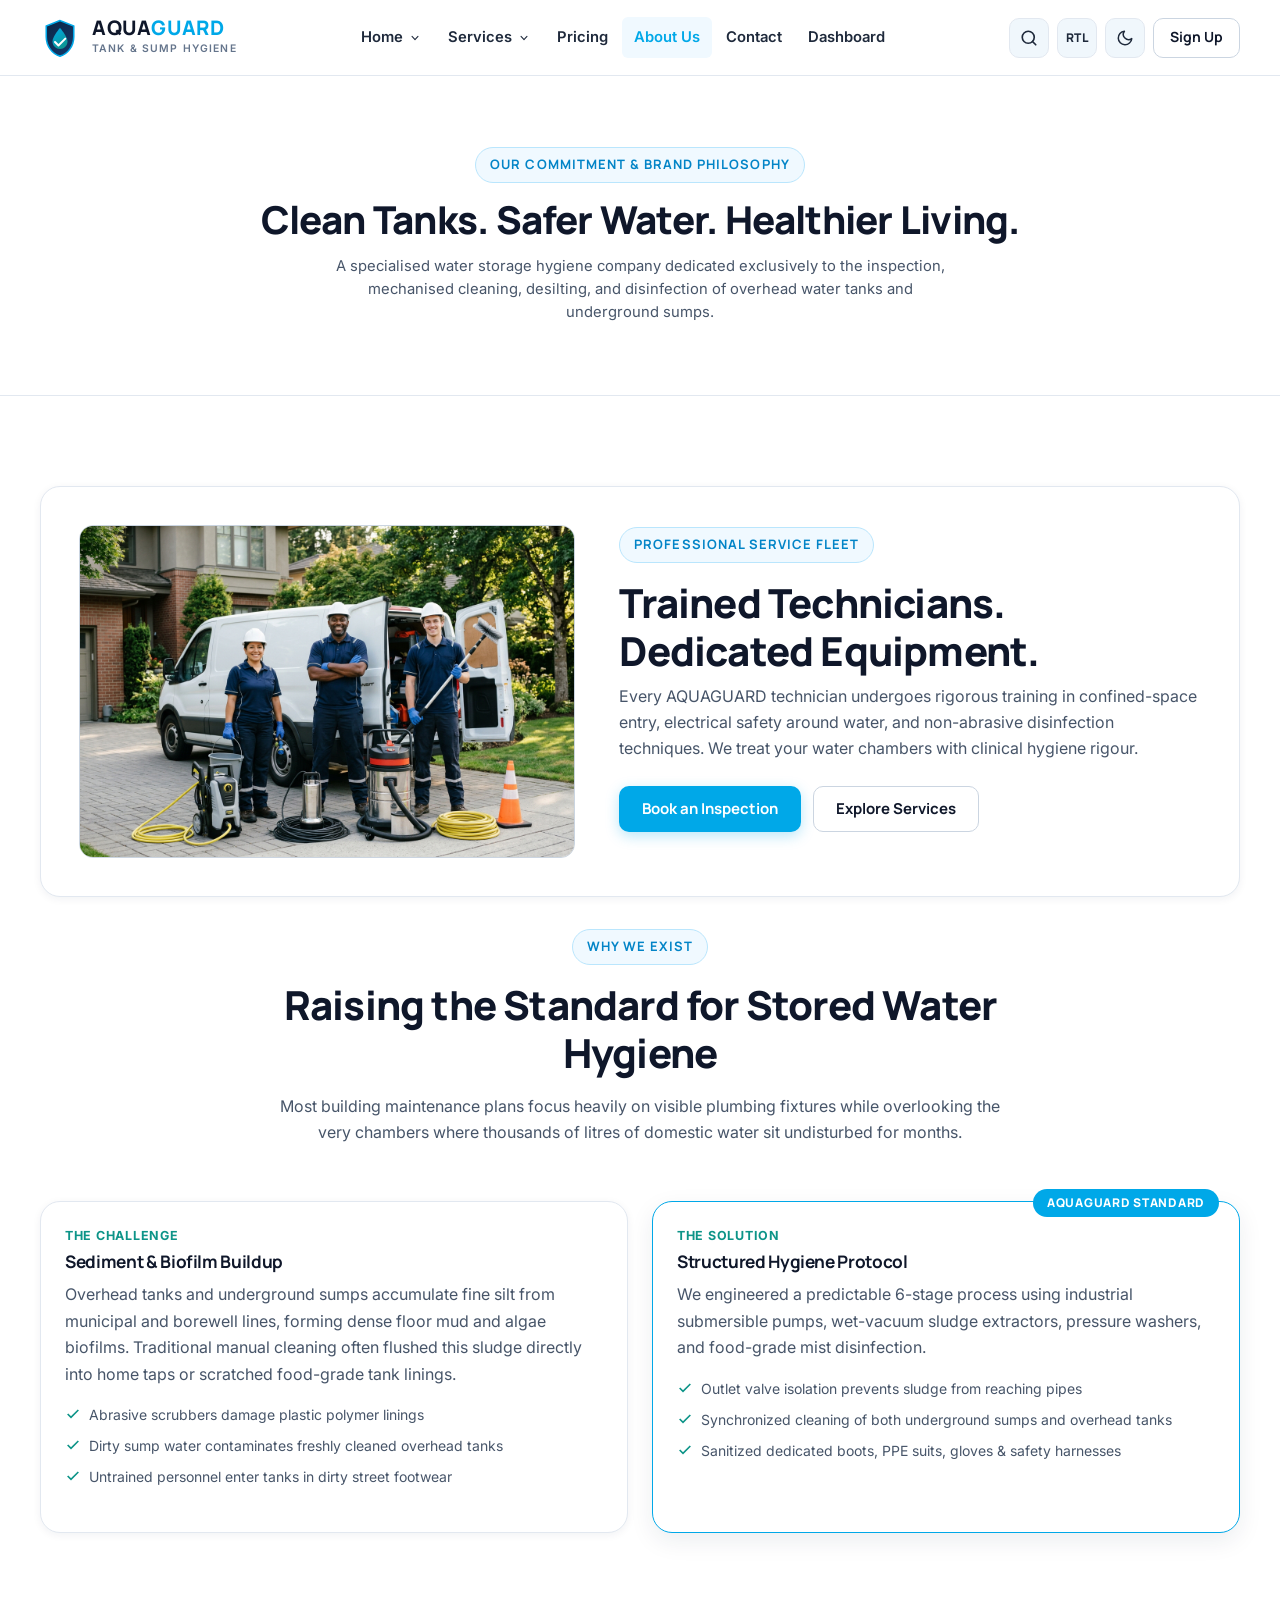
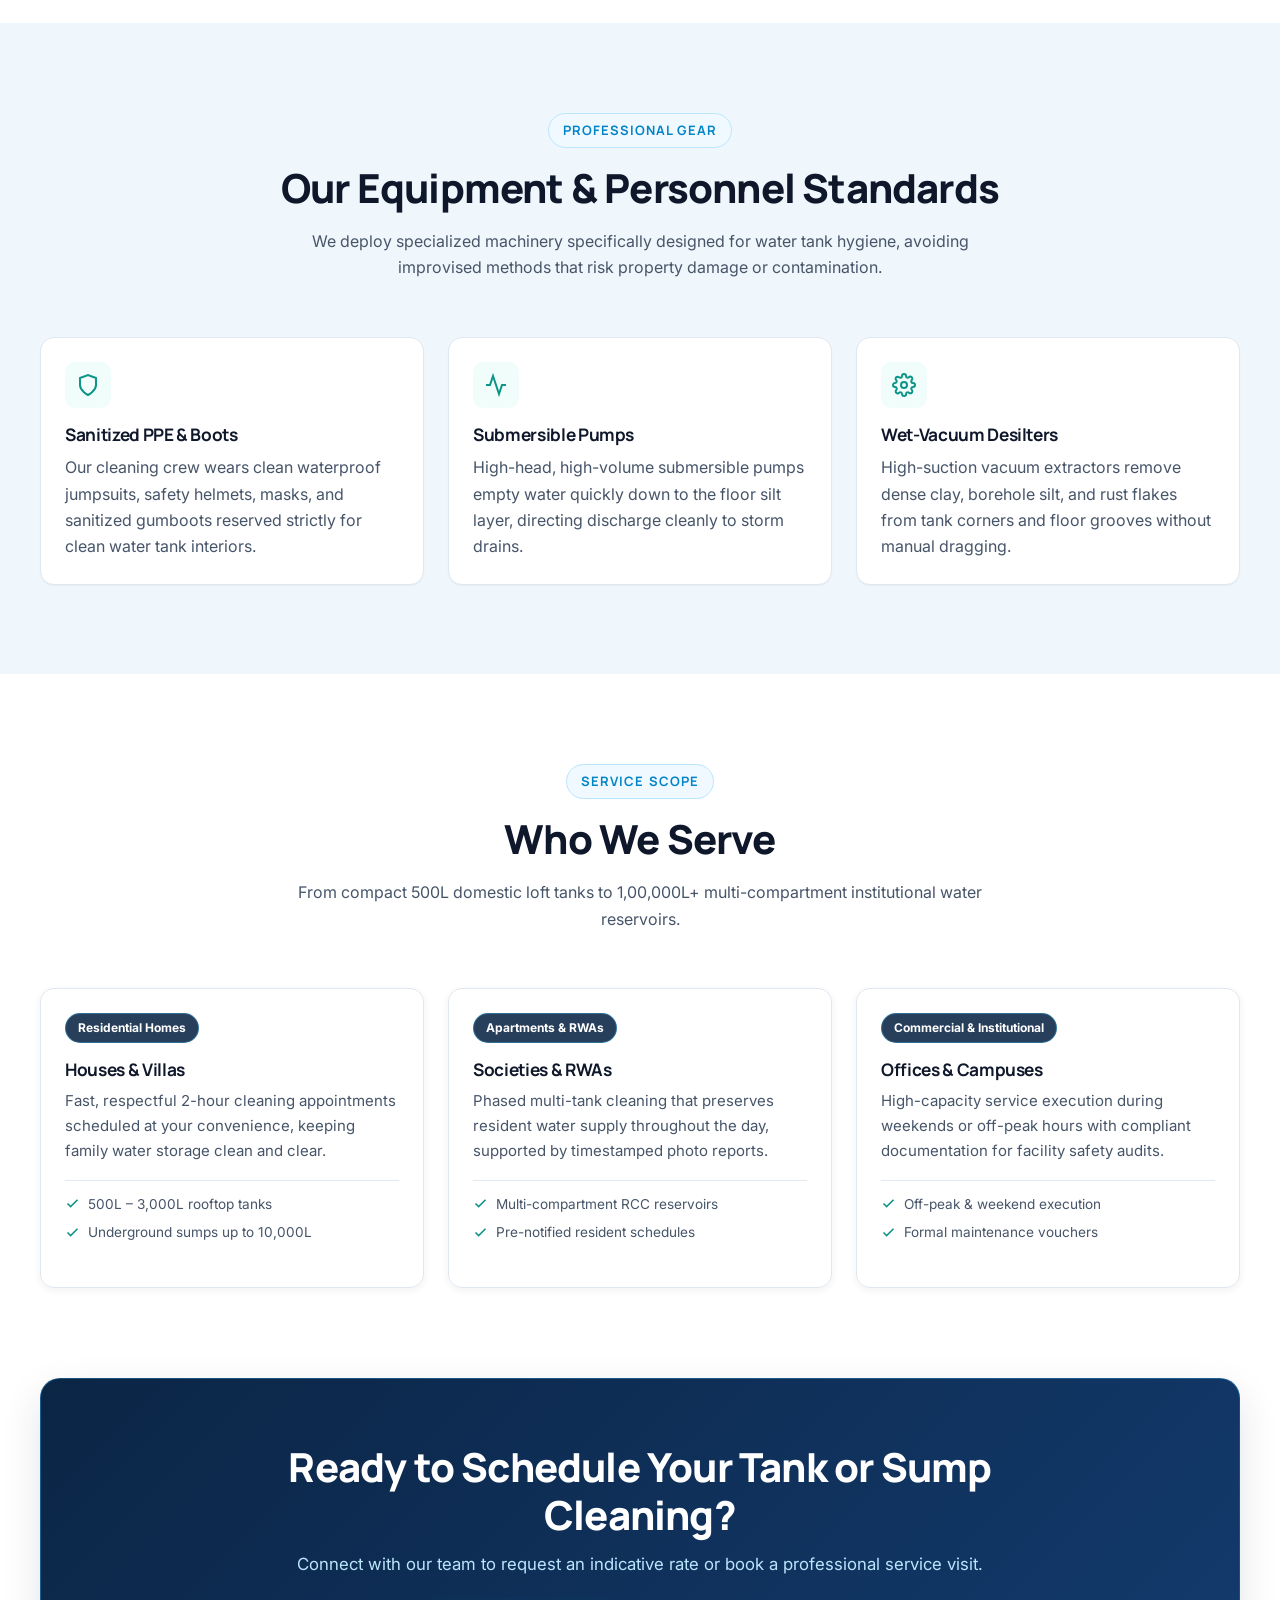
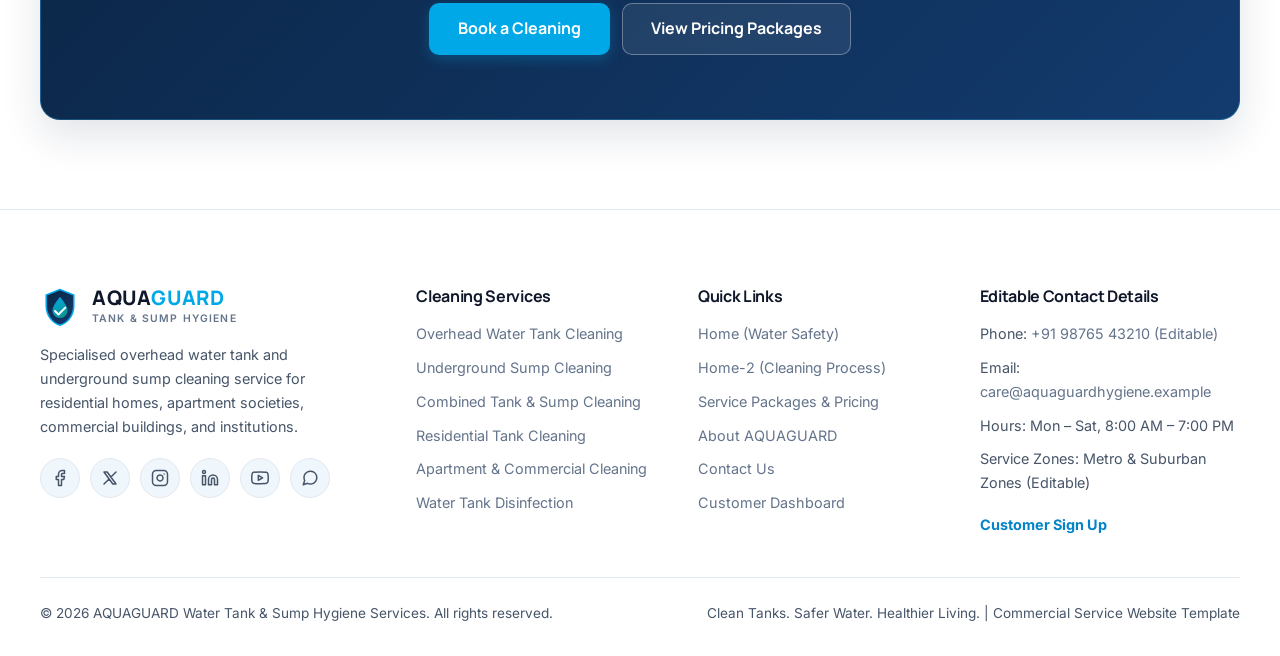
<file: about-contact.html>
﻿<!DOCTYPE html>
<html lang="en" data-theme="light">
<head>
  <meta charset="UTF-8">
  <meta name="viewport" content="width=device-width, initial-scale=1.0">
  <title>About Us &amp; Contact / Book a Cleaning &mdash; AQUAGUARD</title>
  <meta name="description" content="Learn about AQUAGUARD's commitment to overhead water tank and underground sump hygiene, view editable contact details, and submit a service enquiry.">
  <link rel="icon" type="image/svg+xml" href="assets/icons/favicon.svg">
  <link rel="preconnect" href="https://fonts.googleapis.com">
  <link rel="preconnect" href="https://fonts.gstatic.com" crossorigin>
  <link href="https://fonts.googleapis.com/css2?family=Inter:wght@400;500;600;700&amp;family=Manrope:wght@600;700;800&amp;display=swap" rel="stylesheet">
  <link rel="stylesheet" href="css/styles.css">
  <script>
    if (window.location.hash === '#contact' || window.location.hash === '#enquiry-form' || window.location.search) {
      window.location.replace('contact.html' + window.location.search + window.location.hash);
    } else {
      window.location.replace('about.html' + window.location.hash);
    }
  </script>
  <noscript>
    <meta http-equiv="refresh" content="0; url=about.html">
  </noscript>
</head>
<body>
  <a href="#main-content" class="skip-link">Skip to main content</a>

  <!-- MANDATORY STICKY NAVBAR -->
  <header class="site-header" id="top">
    <div class="container navbar">
      <a href="index.html" class="navbar__brand" aria-label="AQUAGUARD Home">
        <img src="assets/icons/favicon.svg" alt="" class="navbar__brand-mark" width="40" height="40">
        <div class="navbar__brand-text">
          <span class="navbar__brand-title">AQUA<span>GUARD</span></span>
          <span class="navbar__brand-sub">Tank &amp; Sump Hygiene</span>
        </div>
      </a>

      <nav class="navbar__nav" aria-label="Primary Navigation">
        <!-- Home Dropdown -->
        <div class="nav-item nav-item--dropdown">
          <button type="button" class="nav-link" data-dropdown-trigger aria-expanded="false" aria-haspopup="true">
            <span>Home</span>
            <svg class="nav-link__caret" viewBox="0 0 20 20" fill="currentColor" aria-hidden="true">
              <path fill-rule="evenodd" d="M5.23 7.21a.75.75 0 011.06.02L10 11.168l3.71-3.938a.75.75 0 111.08 1.04l-4.25 4.5a.75.75 0 01-1.08 0l-4.25-4.5a.75.75 0 01.02-1.06z" clip-rule="evenodd"/>
            </svg>
          </button>
          <div class="dropdown-menu" role="menu">
            <a href="index.html" class="dropdown-item" role="menuitem">
              <span class="dropdown-item__icon">
                <svg width="18" height="18" viewBox="0 0 24 24" fill="none" stroke="currentColor" stroke-width="2"><path d="M3 9l9-7 9 7v11a2 2 0 0 1-2 2H5a2 2 0 0 1-2-2z"/><polyline points="9 22 9 12 15 12 15 22"/></svg>
              </span>
              <span class="dropdown-item__content">
                <span class="dropdown-item__title">Home</span>
                <span class="dropdown-item__desc">Clean water safety &amp; service discovery</span>
              </span>
            </a>
            <a href="home-2.html" class="dropdown-item" role="menuitem">
              <span class="dropdown-item__icon">
                <svg width="18" height="18" viewBox="0 0 24 24" fill="none" stroke="currentColor" stroke-width="2"><path d="M12 22s8-4 8-10V5l-8-3-8 3v7c0 6 8 10 8 10z"/></svg>
              </span>
              <span class="dropdown-item__content">
                <span class="dropdown-item__title">Home-2</span>
                <span class="dropdown-item__desc">Cleaning process &amp; hygiene standards</span>
              </span>
            </a>
          </div>
        </div>

        <!-- Services Dropdown -->
        <div class="nav-item nav-item--dropdown">
          <button type="button" class="nav-link" data-dropdown-trigger aria-expanded="false" aria-haspopup="true">
            <span>Services</span>
            <svg class="nav-link__caret" viewBox="0 0 20 20" fill="currentColor" aria-hidden="true">
              <path fill-rule="evenodd" d="M5.23 7.21a.75.75 0 011.06.02L10 11.168l3.71-3.938a.75.75 0 111.08 1.04l-4.25 4.5a.75.75 0 01-1.08 0l-4.25-4.5a.75.75 0 01.02-1.06z" clip-rule="evenodd"/>
            </svg>
          </button>
          <div class="dropdown-menu dropdown-menu--services" role="menu">
            <a href="services.html#overhead-tank" class="dropdown-item" role="menuitem">
              <span class="dropdown-item__icon">
                <svg width="18" height="18" viewBox="0 0 24 24" fill="none" stroke="currentColor" stroke-width="2"><rect x="4" y="4" width="16" height="16" rx="2"/><line x1="4" y1="10" x2="20" y2="10"/></svg>
              </span>
              <span class="dropdown-item__content">
                <span class="dropdown-item__title">Overhead Water Tank Cleaning</span>
                <span class="dropdown-item__desc">Rooftop syntax, polymer &amp; RCC tanks</span>
              </span>
            </a>
            <a href="services.html#underground-sump" class="dropdown-item" role="menuitem">
              <span class="dropdown-item__icon">
                <svg width="18" height="18" viewBox="0 0 24 24" fill="none" stroke="currentColor" stroke-width="2"><path d="M2 12h20M4 12v8a2 2 0 0 0 2 2h12a2 2 0 0 0 2-2v-8"/><path d="M8 16h8"/></svg>
              </span>
              <span class="dropdown-item__content">
                <span class="dropdown-item__title">Underground Sump Cleaning</span>
                <span class="dropdown-item__desc">Submersible dewatering &amp; silt vacuuming</span>
              </span>
            </a>
            <a href="services.html#combined-cleaning" class="dropdown-item" role="menuitem">
              <span class="dropdown-item__icon">
                <svg width="18" height="18" viewBox="0 0 24 24" fill="none" stroke="currentColor" stroke-width="2"><polyline points="17 1 21 5 17 9"/><path d="M3 11V9a4 4 0 0 1 4-4h14"/><polyline points="7 23 3 19 7 15"/><path d="M21 13v2a4 4 0 0 1-4 4H3"/></svg>
              </span>
              <span class="dropdown-item__content">
                <span class="dropdown-item__title">Combined Tank &amp; Sump Cleaning</span>
                <span class="dropdown-item__desc">Complete synchronized water storage hygiene</span>
              </span>
            </a>
            <a href="services.html#residential-cleaning" class="dropdown-item" role="menuitem">
              <span class="dropdown-item__icon">
                <svg width="18" height="18" viewBox="0 0 24 24" fill="none" stroke="currentColor" stroke-width="2"><path d="M3 9l9-7 9 7v11a2 2 0 0 1-2 2H5a2 2 0 0 1-2-2z"/></svg>
              </span>
              <span class="dropdown-item__content">
                <span class="dropdown-item__title">Residential Tank Cleaning</span>
                <span class="dropdown-item__desc">Independent houses, villas &amp; domestic tanks</span>
              </span>
            </a>
            <a href="services.html#commercial-cleaning" class="dropdown-item" role="menuitem">
              <span class="dropdown-item__icon">
                <svg width="18" height="18" viewBox="0 0 24 24" fill="none" stroke="currentColor" stroke-width="2"><rect x="3" y="2" width="18" height="20" rx="2"/><line x1="9" y1="6" x2="15" y2="6"/><line x1="9" y1="10" x2="15" y2="10"/><line x1="9" y1="14" x2="15" y2="14"/></svg>
              </span>
              <span class="dropdown-item__content">
                <span class="dropdown-item__title">Apartment &amp; Commercial Cleaning</span>
                <span class="dropdown-item__desc">Societies, offices, hospitals &amp; institutions</span>
              </span>
            </a>
            <a href="services.html#tank-disinfection" class="dropdown-item" role="menuitem">
              <span class="dropdown-item__icon">
                <svg width="18" height="18" viewBox="0 0 24 24" fill="none" stroke="currentColor" stroke-width="2"><path d="M12 2.69l5.66 5.66a8 8 0 1 1-11.31 0z"/></svg>
              </span>
              <span class="dropdown-item__content">
                <span class="dropdown-item__title">Water Tank Disinfection</span>
                <span class="dropdown-item__desc">Food-grade antibacterial mist sanitization</span>
              </span>
            </a>
          </div>
        </div>

        <div class="nav-item">
          <a href="pricing.html" class="nav-link">Pricing</a>
        </div>
        <div class="nav-item">
          <a href="index.html#why-aquaguard" class="nav-link">Why AQUAGUARD</a>
        </div>
        <div class="nav-item">
          <a href="#about" class="nav-link is-active">About Us</a>
        </div>
        <div class="nav-item">
          <a href="#contact" class="nav-link">Contact</a>
        </div>
      </nav>

      <div class="navbar__actions">
        <button type="button" class="icon-btn" data-search-open aria-label="Search services and questions" title="Search (Ctrl+K)">
          <svg width="18" height="18" viewBox="0 0 24 24" fill="none" stroke="currentColor" stroke-width="2.2" stroke-linecap="round" stroke-linejoin="round">
            <circle cx="11" cy="11" r="8"/><line x1="21" y1="21" x2="16.65" y2="16.65"/>
          </svg>
        </button>

        <button type="button" class="icon-btn" data-theme-toggle aria-label="Switch theme" aria-pressed="false" title="Toggle Light/Dark Theme">
          <svg class="theme-toggle__sun" width="18" height="18" viewBox="0 0 24 24" fill="none" stroke="currentColor" stroke-width="2" stroke-linecap="round" stroke-linejoin="round">
            <circle cx="12" cy="12" r="5"/><line x1="12" y1="1" x2="12" y2="3"/><line x1="12" y1="21" x2="12" y2="23"/><line x1="4.22" y1="4.22" x2="5.64" y2="5.64"/><line x1="18.36" y1="18.36" x2="19.78" y2="19.78"/><line x1="1" y1="12" x2="3" y2="12"/><line x1="21" y1="12" x2="23" y2="12"/><line x1="4.22" y1="19.78" x2="5.64" y2="18.36"/><line x1="18.36" y1="5.64" x2="19.78" y2="4.22"/>
          </svg>
          <svg class="theme-toggle__moon" width="18" height="18" viewBox="0 0 24 24" fill="none" stroke="currentColor" stroke-width="2" stroke-linecap="round" stroke-linejoin="round">
            <path d="M21 12.79A9 9 0 1 1 11.21 3 7 7 0 0 0 21 12.79z"/>
          </svg>
        </button>

        <div class="navbar__auth-links">
          <a href="login.html" class="btn btn--ghost btn--sm">Login</a>
          <a href="signup.html" class="btn btn--secondary btn--sm">Sign Up</a>
        </div>

        <a href="#enquiry-form" class="btn btn--primary btn--sm navbar__cta-desktop">Book a Cleaning</a>

        <button type="button" class="navbar__hamburger" id="mobileMenuBtn" aria-label="Open navigation menu" aria-expanded="false" aria-controls="mobileDrawer">
          <svg width="22" height="22" viewBox="0 0 24 24" fill="none" stroke="currentColor" stroke-width="2.2" stroke-linecap="round">
            <line x1="3" y1="6" x2="21" y2="6"/><line x1="3" y1="12" x2="21" y2="12"/><line x1="3" y1="18" x2="21" y2="18"/>
          </svg>
        </button>
      </div>
    </div>
  </header>

  <!-- MOBILE MENU DRAWER (Nicely designed with all buttons moved inside for mobile & tab views) -->
  <div class="mobile-menu-backdrop" id="mobileBackdrop" aria-hidden="true"></div>
  <aside class="mobile-drawer" id="mobileDrawer" aria-label="Mobile Navigation">
    
    <!-- Drawer Header with Brandname & Close Button -->
    <div class="mobile-drawer__header">
      <a href="index.html" class="navbar__brand" aria-label="AQUAGUARD Home">
        <img src="assets/icons/favicon.svg" alt="" class="navbar__brand-mark" width="40" height="40">
        <div class="navbar__brand-text">
          <span class="navbar__brand-title">AQUA<span>GUARD</span></span>
          <span class="navbar__brand-sub">Tank &amp; Sump Hygiene</span>
        </div>
      </a>
      <button type="button" class="mobile-drawer__close" id="mobileDrawerClose" aria-label="Close menu">&times;</button>
    </div>

    <!-- Search Button inside Menu -->
    <button type="button" class="mobile-search-btn" data-search-open aria-label="Search services and answers">
      <div style="display:flex; align-items:center; gap:8px;">
        <svg width="18" height="18" viewBox="0 0 24 24" fill="none" stroke="currentColor" stroke-width="2.2" style="color:var(--color-aqua-500);"><circle cx="11" cy="11" r="8"/><line x1="21" y1="21" x2="16.65" y2="16.65"/></svg>
        <span>Search services, FAQs...</span>
      </div>
      <kbd>Search</kbd>
    </button>

    <!-- Navigation Links -->
    <ul class="mobile-nav-list">
      <li class="mobile-nav-item">
        <button type="button" class="mobile-dropdown-trigger" data-mobile-dropdown aria-expanded="false">
          <span>Home</span>
          <svg class="nav-link__caret" viewBox="0 0 20 20" fill="currentColor"><path fill-rule="evenodd" d="M5.23 7.21a.75.75 0 011.06.02L10 11.168l3.71-3.938a.75.75 0 111.08 1.04l-4.25 4.5a.75.75 0 01-1.08 0l-4.25-4.5a.75.75 0 01.02-1.06z" clip-rule="evenodd"/></svg>
        </button>
        <div class="mobile-submenu">
          <a href="index.html" class="mobile-submenu-link">Home &mdash; Clean Water Safety</a>
          <a href="home-2.html" class="mobile-submenu-link">Home-2 &mdash; Cleaning Process</a>
        </div>
      </li>
      <li class="mobile-nav-item">
        <button type="button" class="mobile-dropdown-trigger" data-mobile-dropdown aria-expanded="false">
          <span>Services</span>
          <svg class="nav-link__caret" viewBox="0 0 20 20" fill="currentColor"><path fill-rule="evenodd" d="M5.23 7.21a.75.75 0 011.06.02L10 11.168l3.71-3.938a.75.75 0 111.08 1.04l-4.25 4.5a.75.75 0 01-1.08 0l-4.25-4.5a.75.75 0 01.02-1.06z" clip-rule="evenodd"/></svg>
        </button>
        <div class="mobile-submenu">
          <a href="services.html#overhead-tank" class="mobile-submenu-link">Overhead Water Tank Cleaning</a>
          <a href="services.html#underground-sump" class="mobile-submenu-link">Underground Sump Cleaning</a>
          <a href="services.html#combined-cleaning" class="mobile-submenu-link">Combined Tank &amp; Sump Cleaning</a>
          <a href="services.html#residential-cleaning" class="mobile-submenu-link">Residential Tank Cleaning</a>
          <a href="services.html#commercial-cleaning" class="mobile-submenu-link">Apartment &amp; Commercial Cleaning</a>
          <a href="services.html#tank-disinfection" class="mobile-submenu-link">Water Tank Disinfection</a>
        </div>
      </li>
      <li class="mobile-nav-item">
        <a href="pricing.html" class="mobile-nav-link">Pricing</a>
      </li>
      <li class="mobile-nav-item">
        <a href="about.html" class="mobile-nav-link is-active">About Us</a>
      </li>
      <li class="mobile-nav-item">
        <a href="contact.html" class="mobile-nav-link">Contact</a>
      </li>
      <li class="mobile-nav-item">
        <a href="dashboard.html" class="mobile-nav-link">Dashboard</a>
      </li>
    </ul>

    <!-- Controls & Preferences moved inside Menu Drawer -->
    <div style="margin-top: var(--space-2);">
      <span class="mobile-drawer__section-title">Preferences</span>
      <div class="mobile-drawer__controls-grid">
        <div class="mobile-control-card">
          <span class="mobile-control-card__label">Layout Direction</span>
          <button type="button" class="mobile-control-btn rtl-toggle-btn" data-rtl-toggle aria-label="Toggle RTL layout" aria-pressed="false" title="Toggle RTL / LTR">
            RTL
          </button>
        </div>

        <div class="mobile-control-card">
          <span class="mobile-control-card__label">Display Mode</span>
          <button type="button" class="mobile-control-btn" data-theme-toggle aria-label="Switch theme" aria-pressed="false" title="Toggle Light/Dark Theme">
            <svg class="theme-toggle__sun" width="16" height="16" viewBox="0 0 24 24" fill="none" stroke="currentColor" stroke-width="2"><circle cx="12" cy="12" r="5"/><line x1="12" y1="1" x2="12" y2="3"/><line x1="12" y1="21" x2="12" y2="23"/><line x1="4.22" y1="4.22" x2="5.64" y2="5.64"/><line x1="18.36" y1="18.36" x2="19.78" y2="19.78"/><line x1="1" y1="12" x2="3" y2="12"/><line x1="21" y1="12" x2="23" y2="12"/><line x1="4.22" y1="19.78" x2="5.64" y2="18.36"/><line x1="18.36" y1="5.64" x2="19.78" y2="4.22"/></svg>
            <svg class="theme-toggle__moon" width="16" height="16" viewBox="0 0 24 24" fill="none" stroke="currentColor" stroke-width="2"><path d="M21 12.79A9 9 0 1 1 11.21 3 7 7 0 0 0 21 12.79z"/></svg>
            <span>Theme</span>
          </button>
        </div>
      </div>
    </div>

    <!-- Primary CTA & Account Links inside Menu Drawer -->
    <div class="mobile-drawer__actions">
      <a href="signup.html" class="btn btn--primary mobile-drawer__cta">
        <svg width="18" height="18" viewBox="0 0 24 24" fill="none" stroke="currentColor" stroke-width="2"><path d="M16 21v-2a4 4 0 0 0-4-4H5a4 4 0 0 0-4 4v2"/><circle cx="8.5" cy="7" r="4"/><line x1="20" y1="8" x2="20" y2="14"/><line x1="23" y1="11" x2="17" y2="11"/></svg>
        <span>Sign Up for Service</span>
      </a>
      <div class="mobile-drawer__footer-links">
        <a href="login.html">Sign In to Customer Account &rarr;</a>
      </div>
    </div>
  </aside>

  <!-- INTERACTIVE SEARCH MODAL -->
  <div class="search-modal" id="searchModal" role="dialog" aria-modal="true" aria-label="Search AQUAGUARD website" aria-hidden="true">
    <div class="search-modal__dialog">
      <div class="search-modal__header">
        <svg width="20" height="20" viewBox="0 0 24 24" fill="none" stroke="currentColor" stroke-width="2.2" style="color:var(--color-aqua-500); flex-shrink:0;">
          <circle cx="11" cy="11" r="8"/><line x1="21" y1="21" x2="16.65" y2="16.65"/>
        </svg>
        <input type="search" id="searchModalInput" class="search-modal__input" placeholder="Search services, sump cleaning, pricing, FAQs..." aria-label="Search AQUAGUARD website">
        <button type="button" id="searchModalClose" class="search-modal__close" aria-label="Close search">ESC</button>
      </div>
      <div class="search-modal__results" id="searchModalResults"></div>
    </div>
  </div>

  <!-- MAIN CONTENT -->
  <main id="main-content">

    <!-- 1. ABOUT AQUAGUARD SECTION -->
    <section class="section" id="about">
      <div class="container">
        <div class="hero-home1__grid">
          <div>
            <span class="eyebrow">About AQUAGUARD</span>
            <h1>Dedicated to Clean Water Storage &amp; Hygienic Living</h1>
            <p style="margin-top: 1rem; font-size: 1.05rem;">
              <strong>AQUAGUARD</strong> is a specialised water-storage hygiene service focused on overhead water tanks and underground sumps. Rather than treating tank cleaning as a casual side-task of general plumbing, our operations are built specifically around clean dewatering, sediment extraction, interior surface care, and sanitization.
            </p>
            <p style="margin-top: 1rem;">
              We serve independent homeowners, apartment Resident Welfare Associations (RWAs), commercial offices, clinics, educational campuses, and hospitality properties. Every business detail on this page is structured for straightforward customization by your service team.
            </p>

            <div class="service-detail-card__meta-grid" style="margin-top: 1.75rem;">
              <div class="service-meta-box">
                <h4>Our Cleaning Approach</h4>
                <ul>
                  <li>
                    <svg width="15" height="15" viewBox="0 0 24 24" fill="none" stroke="currentColor" stroke-width="2.5"><polyline points="20 6 9 17 4 12"/></svg>
                    <span>Valve isolation to protect building pipelines</span>
                  </li>
                  <li>
                    <svg width="15" height="15" viewBox="0 0 24 24" fill="none" stroke="currentColor" stroke-width="2.5"><polyline points="20 6 9 17 4 12"/></svg>
                    <span>Wet-vacuum extraction of bottom silt &amp; mud</span>
                  </li>
                  <li>
                    <svg width="15" height="15" viewBox="0 0 24 24" fill="none" stroke="currentColor" stroke-width="2.5"><polyline points="20 6 9 17 4 12"/></svg>
                    <span>Material-appropriate wall scrubbing &amp; jet wash</span>
                  </li>
                </ul>
              </div>
              <div class="service-meta-box">
                <h4>Equipment &amp; Crew Hygiene</h4>
                <ul>
                  <li>
                    <svg width="15" height="15" viewBox="0 0 24 24" fill="none" stroke="currentColor" stroke-width="2.5"><polyline points="20 6 9 17 4 12"/></svg>
                    <span>Dedicated sanitized gumboots, gloves &amp; PPE</span>
                  </li>
                  <li>
                    <svg width="15" height="15" viewBox="0 0 24 24" fill="none" stroke="currentColor" stroke-width="2.5"><polyline points="20 6 9 17 4 12"/></svg>
                    <span>Submersible dewatering &amp; vacuum sludge units</span>
                  </li>
                  <li>
                    <svg width="15" height="15" viewBox="0 0 24 24" fill="none" stroke="currentColor" stroke-width="2.5"><polyline points="20 6 9 17 4 12"/></svg>
                    <span>Fine-mist disinfection sprayers &amp; work lighting</span>
                  </li>
                </ul>
              </div>
            </div>
          </div>

          <div class="hero-visual-frame">
            <img src="assets/images/about-hygiene-team.jpg" alt="AQUAGUARD technicians with submersible dewatering and vacuum extraction equipment" width="920" height="640">
          </div>
        </div>
      </div>
    </section>

    <!-- 2. CONTACT INFORMATION & ENQUIRY FORM SECTION -->
    <section class="section section--alt" id="contact">
      <div class="container">
        <div class="section-header">
          <span class="eyebrow">Contact &amp; Service Booking</span>
          <h2>Get in Touch or Request a Cleaning Slot</h2>
          <p>
            Reach out via phone or email, or complete the service enquiry form below with your tank details.
          </p>
        </div>

        <div class="contact-layout">

          <!-- Left Column: Editable Contact Information & Map -->
          <div class="contact-info-card">
            <div>
              <span class="eyebrow" style="margin-bottom: 0.5rem;">Editable Business Info</span>
              <h3>Contact Information</h3>
              <p style="font-size: 0.875rem; margin-top: 4px;">
                All contact fields below are clearly marked editable placeholders for your local service operations.
              </p>
            </div>

            <div class="contact-detail-item">
              <div class="contact-detail-item__icon">
                <svg width="20" height="20" viewBox="0 0 24 24" fill="none" stroke="currentColor" stroke-width="2"><path d="M22 16.92v3a2 2 0 0 1-2.18 2 19.79 19.79 0 0 1-8.63-3.07 19.5 19.5 0 0 1-6-6 19.79 19.79 0 0 1-3.07-8.67A2 2 0 0 1 4.11 2h3a2 2 0 0 1 2 1.72 12.84 12.84 0 0 0 .7 2.81 2 2 0 0 1-.45 2.11L8.09 9.91a16 16 0 0 0 6 6l1.27-1.27a2 2 0 0 1 2.11-.45 12.84 12.84 0 0 0 2.81.7A2 2 0 0 1 22 16.92z"/></svg>
              </div>
              <div>
                <h4>Phone Number (Editable)</h4>
                <p><a href="tel:+919876543210">+91 98765 43210</a> / <a href="tel:+918023456789">+91 80 2345 6789</a></p>
              </div>
            </div>

            <div class="contact-detail-item">
              <div class="contact-detail-item__icon">
                <svg width="20" height="20" viewBox="0 0 24 24" fill="none" stroke="currentColor" stroke-width="2"><path d="M4 4h16c1.1 0 2 .9 2 2v12c0 1.1-.9 2-2 2H4c-1.1 0-2-.9-2-2V6c0-1.1.9-2 2-2z"/><polyline points="22,6 12,13 2,6"/></svg>
              </div>
              <div>
                <h4>Email Address (Editable)</h4>
                <p><a href="mailto:care@aquaguardhygiene.example">care@aquaguardhygiene.example</a></p>
                <p><a href="mailto:quotes@aquaguardhygiene.example">quotes@aquaguardhygiene.example</a></p>
              </div>
            </div>

            <div class="contact-detail-item">
              <div class="contact-detail-item__icon">
                <svg width="20" height="20" viewBox="0 0 24 24" fill="none" stroke="currentColor" stroke-width="2"><path d="M21 10c0 7-9 13-9 13s-9-6-9-13a9 9 0 0 1 18 0z"/><circle cx="12" cy="10" r="3"/></svg>
              </div>
              <div>
                <h4>Office &amp; Dispatch Address (Editable)</h4>
                <p>Unit 204, Clean Water Service Hub, 2nd Main Road, Industrial &amp; Civic Layout, Your City &ndash; 560001</p>
              </div>
            </div>

            <div class="contact-detail-item">
              <div class="contact-detail-item__icon">
                <svg width="20" height="20" viewBox="0 0 24 24" fill="none" stroke="currentColor" stroke-width="2"><circle cx="12" cy="12" r="10"/><polyline points="12 6 12 12 16 14"/></svg>
              </div>
              <div>
                <h4>Business &amp; Service Hours (Editable)</h4>
                <p>Monday &ndash; Saturday: 8:00 AM &ndash; 7:00 PM</p>
                <p>Sunday: Scheduled Apartment &amp; Commercial Bookings</p>
              </div>
            </div>

            <div class="contact-detail-item">
              <div class="contact-detail-item__icon">
                <svg width="20" height="20" viewBox="0 0 24 24" fill="none" stroke="currentColor" stroke-width="2"><polygon points="1 6 1 22 8 18 16 22 23 18 23 2 16 6 8 2 1 6"/><line x1="8" y1="2" x2="8" y2="18"/><line x1="16" y1="6" x2="16" y2="22"/></svg>
              </div>
              <div>
                <h4>Service Locations (Editable)</h4>
                <p>North, South, East &amp; West Metro Residential Zones, IT Corridors, and Suburban Apartment Belts</p>
              </div>
            </div>

            <!-- Social Media Links (Editable) -->
            <div style="padding-top: 0.75rem; border-top: 1px solid var(--border-subtle);">
              <h4 style="font-size: 0.875rem; margin-bottom: 0.75rem;">Social Channels (Editable Links)</h4>
              <div style="display: flex; flex-wrap: wrap; gap: 0.5rem;">
                <a href="#contact" class="btn btn--secondary btn--sm">Instagram</a>
                <a href="#contact" class="btn btn--secondary btn--sm">Facebook</a>
                <a href="#contact" class="btn btn--secondary btn--sm">LinkedIn</a>
                <a href="#contact" class="btn btn--secondary btn--sm">WhatsApp Enquiry</a>
              </div>
            </div>

            <!-- Interactive Map / Location Visual Section -->
            <div style="border-radius: var(--radius-lg); overflow: hidden; border: 1px solid var(--border-default); background-color: var(--bg-secondary); padding: 1.25rem;">
              <div style="display:flex; align-items:center; justify-content:space-between; margin-bottom:0.75rem;">
                <strong style="font-size:0.9rem; color:var(--text-heading);">Service Coverage Map Preview</strong>
                <span style="font-size:0.75rem; color:var(--color-aqua-600); font-weight:700;">Mobile Dispatch Units</span>
              </div>
              <svg viewBox="0 0 480 210" width="100%" height="165" style="border-radius:8px; background:#0B2545;">
                <g stroke="#1E3A5F" stroke-width="1">
                  <line x1="0" y1="42" x2="480" y2="42"/><line x1="0" y1="84" x2="480" y2="84"/>
                  <line x1="0" y1="126" x2="480" y2="126"/><line x1="0" y1="168" x2="480" y2="168"/>
                  <line x1="96" y1="0" x2="96" y2="210"/><line x1="192" y1="0" x2="192" y2="210"/>
                  <line x1="288" y1="0" x2="288" y2="210"/><line x1="384" y1="0" x2="384" y2="210"/>
                </g>
                <path d="M30,165 Q150,90 250,110 T450,55" stroke="#00A8E8" stroke-width="3" fill="none" stroke-dasharray="6 4"/>
                <circle cx="240" cy="105" r="55" fill="#00A8E8" fill-opacity="0.14" stroke="#00A8E8" stroke-width="1.5"/>
                <circle cx="240" cy="105" r="8" fill="#10B981" stroke="#FFFFFF" stroke-width="2.5"/>
                <circle cx="135" cy="70" r="5" fill="#38BDF8"/>
                <circle cx="345" cy="80" r="5" fill="#38BDF8"/>
                <circle cx="170" cy="150" r="5" fill="#38BDF8"/>
                <circle cx="330" cy="145" r="5" fill="#38BDF8"/>
                <text x="155" y="192" font-family="Inter, sans-serif" font-size="11" font-weight="600" fill="#BAE6FD">AQUAGUARD Central Dispatch &amp; Zone Coverage</text>
              </svg>
            </div>
          </div>

          <!-- Right Column: 10-Field Enquiry Form -->
          <div class="enquiry-form-card" id="enquiry-form">
            <div style="margin-bottom: 1.5rem;">
              <span class="eyebrow" style="margin-bottom: 0.5rem;">Service Enquiry &amp; Booking Request</span>
              <h3>Request a Tank or Sump Cleaning</h3>
              <p style="font-size: 0.9rem; margin-top: 4px;">
                Complete the fields below. Fields marked with <span style="color:var(--color-danger);">*</span> are required.
              </p>
            </div>

            <form id="enquiryForm" novalidate>
              <div class="form-grid">
                <!-- 1. Full Name -->
                <div class="form-group">
                  <label for="fullName" class="form-label">Full Name <span>*</span></label>
                  <input type="text" id="fullName" name="fullName" class="form-control" placeholder="e.g. Rajesh Sharma" required autocomplete="name">
                  <span class="form-error">Please enter your full name.</span>
                </div>

                <!-- 2. Phone Number -->
                <div class="form-group">
                  <label for="phoneNumber" class="form-label">Phone Number <span>*</span></label>
                  <input type="tel" id="phoneNumber" name="phoneNumber" class="form-control" placeholder="e.g. +91 98765 43210" required autocomplete="tel">
                  <span class="form-error">Please enter a valid phone number (8&ndash;15 digits).</span>
                </div>

                <!-- 3. Email Address -->
                <div class="form-group">
                  <label for="emailAddress" class="form-label">Email Address <span>*</span></label>
                  <input type="email" id="emailAddress" name="emailAddress" class="form-control" placeholder="e.g. name@example.com" required autocomplete="email">
                  <span class="form-error">Please enter a valid email address.</span>
                </div>

                <!-- 4. Property Type -->
                <div class="form-group">
                  <label for="propertyType" class="form-label">Property Type <span>*</span></label>
                  <select id="propertyType" name="propertyType" class="form-control" required>
                    <option value="">Select Property Type</option>
                    <option value="Independent House">Independent House / Villa</option>
                    <option value="Apartment Society">Residential Apartment / RWA Society</option>
                    <option value="Commercial Building">Office / Commercial Building</option>
                    <option value="Hospital / Clinic">Hospital / Healthcare Facility</option>
                    <option value="Educational / Institutional">School / College / Institution</option>
                  </select>
                  <span class="form-error">Please select your property type.</span>
                </div>

                <!-- 5. Required Service -->
                <div class="form-group">
                  <label for="requiredService" class="form-label">Required Service <span>*</span></label>
                  <select id="requiredService" name="requiredService" class="form-control" required>
                    <option value="">Select Required Service</option>
                    <option value="overhead-tank">Overhead Water Tank Cleaning</option>
                    <option value="underground-sump">Underground Sump Cleaning</option>
                    <option value="combined-cleaning">Combined Tank &amp; Sump Cleaning</option>
                    <option value="residential-cleaning">Residential Tank Cleaning</option>
                    <option value="commercial-cleaning">Apartment &amp; Commercial Cleaning</option>
                    <option value="tank-disinfection">Water Tank Disinfection</option>
                  </select>
                  <span class="form-error">Please select the required service.</span>
                </div>

                <!-- 6. Tank Type -->
                <div class="form-group">
                  <label for="tankType" class="form-label">Tank Type <span>*</span></label>
                  <select id="tankType" name="tankType" class="form-control" required>
                    <option value="">Select Tank Material / Type</option>
                    <option value="Overhead Tank">Overhead Tank (Polymer / Syntax / RCC)</option>
                    <option value="Underground Sump">Underground Sump (Concrete / Masonry)</option>
                    <option value="Both Overhead Tank and Sump">Both Overhead Tank &amp; Underground Sump</option>
                    <option value="Multi-Compartment RCC Reservoir">Multi-Compartment RCC Reservoir</option>
                    <option value="Domestic Loft Tank">Domestic Indoor Loft Tank</option>
                  </select>
                  <span class="form-error">Please select the tank type.</span>
                </div>

                <!-- 7. Approximate Tank Capacity -->
                <div class="form-group">
                  <label for="tankCapacity" class="form-label">Approximate Tank Capacity <span>*</span></label>
                  <select id="tankCapacity" name="tankCapacity" class="form-control" required>
                    <option value="">Select Approximate Capacity</option>
                    <option value="500L - 1,000L">500L &ndash; 1,000L</option>
                    <option value="1,001L - 2,000L">1,001L &ndash; 2,000L</option>
                    <option value="2,001L - 5,000L">2,001L &ndash; 5,000L</option>
                    <option value="5,001L - 10,000L">5,001L &ndash; 10,000L</option>
                    <option value="10,001L - 20,000L">10,001L &ndash; 20,000L</option>
                    <option value="Above 20,000L (Commercial / Apartment)">Above 20,000L (Apartment / Commercial)</option>
                  </select>
                  <span class="form-error">Please select the approximate tank capacity.</span>
                </div>

                <!-- 8. Location -->
                <div class="form-group">
                  <label for="serviceLocation" class="form-label">Location / Locality <span>*</span></label>
                  <input type="text" id="serviceLocation" name="serviceLocation" class="form-control" placeholder="e.g. Indiranagar / Whitefield / Sector 4" required>
                  <span class="form-error">Please enter your locality or area.</span>
                </div>

                <!-- 9. Preferred Service Date -->
                <div class="form-group form-group--full">
                  <label for="preferredDate" class="form-label">Preferred Service Date <span>*</span></label>
                  <input type="date" id="preferredDate" name="preferredDate" class="form-control" required>
                  <span class="form-error">Please choose a preferred service date.</span>
                </div>

                <!-- 10. Additional Message -->
                <div class="form-group form-group--full">
                  <label for="additionalMessage" class="form-label">Additional Message (Optional)</label>
                  <textarea id="additionalMessage" name="additionalMessage" class="form-control" placeholder="Share number of tanks, terrace access details, preferred time slot (morning/afternoon), or any specific questions..."></textarea>
                </div>

                <div class="form-group form-group--full" style="margin-top: 0.5rem;">
                  <button type="submit" class="btn btn--primary btn--lg btn--full">Submit Service Enquiry</button>
                  <p style="font-size: 0.78rem; color: var(--text-muted); text-align: center; margin-top: 0.5rem;">
                    Frontend Demonstration Form: Submitting validates your inputs locally and displays a request preview without claiming a live backend booking is confirmed.
                  </p>
                </div>
              </div>

              <!-- Frontend Demo Submission Feedback State -->
              <div id="enquiryDemoSuccess" class="form-demo-alert" role="status" aria-live="polite"></div>
            </form>
          </div>

        </div>
      </div>
    </section>

  </main>

  <!-- FOOTER -->
  <footer class="site-footer">
    <div class="container">
      <div class="footer-grid">
        <div class="footer-col">
          <a href="index.html" class="navbar__brand" aria-label="AQUAGUARD Home" style="margin-bottom: 1rem;">
            <img src="assets/icons/favicon.svg" alt="" class="navbar__brand-mark" width="40" height="40">
            <div class="navbar__brand-text">
              <span class="navbar__brand-title">AQUA<span>GUARD</span></span>
              <span class="navbar__brand-sub">Tank &amp; Sump Hygiene</span>
            </div>
          </a>
          <p style="font-size: 0.9rem; color: #94A3B8; margin-bottom: 1.25rem;">
            Specialised overhead water tank and underground sump cleaning service for residential homes, apartment societies, commercial buildings, and institutions.
          </p>
        </div>

        <div class="footer-col">
          <h3>Cleaning Services</h3>
          <ul class="footer-links">
            <li><a href="services.html#overhead-tank">Overhead Water Tank Cleaning</a></li>
            <li><a href="services.html#underground-sump">Underground Sump Cleaning</a></li>
            <li><a href="services.html#combined-cleaning">Combined Tank &amp; Sump Cleaning</a></li>
            <li><a href="services.html#residential-cleaning">Residential Tank Cleaning</a></li>
            <li><a href="services.html#commercial-cleaning">Apartment &amp; Commercial Cleaning</a></li>
            <li><a href="services.html#tank-disinfection">Water Tank Disinfection</a></li>
          </ul>
        </div>

        <div class="footer-col">
          <h3>Quick Links</h3>
          <ul class="footer-links">
            <li><a href="index.html">Home (Water Safety)</a></li>
            <li><a href="home-2.html">Home-2 (Cleaning Process)</a></li>
            <li><a href="pricing.html">Service Packages &amp; Pricing</a></li>
            <li><a href="index.html#why-aquaguard">Why Choose AQUAGUARD</a></li>
            <li><a href="#about">About AQUAGUARD</a></li>
            <li><a href="#enquiry-form">Book a Cleaning</a></li>
          </ul>
        </div>

        <div class="footer-col">
          <h3>Editable Contact Details</h3>
          <ul class="footer-links">
            <li>Phone: <a href="tel:+919876543210">+91 98765 43210 (Editable)</a></li>
            <li>Email: <a href="mailto:care@aquaguardhygiene.example">care@aquaguardhygiene.example</a></li>
            <li>Hours: Mon &ndash; Sat, 8:00 AM &ndash; 7:00 PM</li>
            <li>Service Zones: Metro &amp; Suburban Zones (Editable)</li>
            <li style="padding-top: 0.5rem;">
              <a href="login.html" style="margin-right: 1rem; color: #38BDF8;">Customer Login</a>
              <a href="signup.html" style="color: #38BDF8;">Sign Up</a>
            </li>
          </ul>
        </div>
      </div>

      <div class="footer-bottom">
        <p>&copy; 2026 AQUAGUARD Water Tank &amp; Sump Hygiene Services. All rights reserved.</p>
        <p>Clean Tanks. Safer Water. Healthier Living. | Commercial Service Website Template</p>
      </div>
    </div>
  </footer>

  <script src="js/main.js"></script>
</body>
</html>
</file>
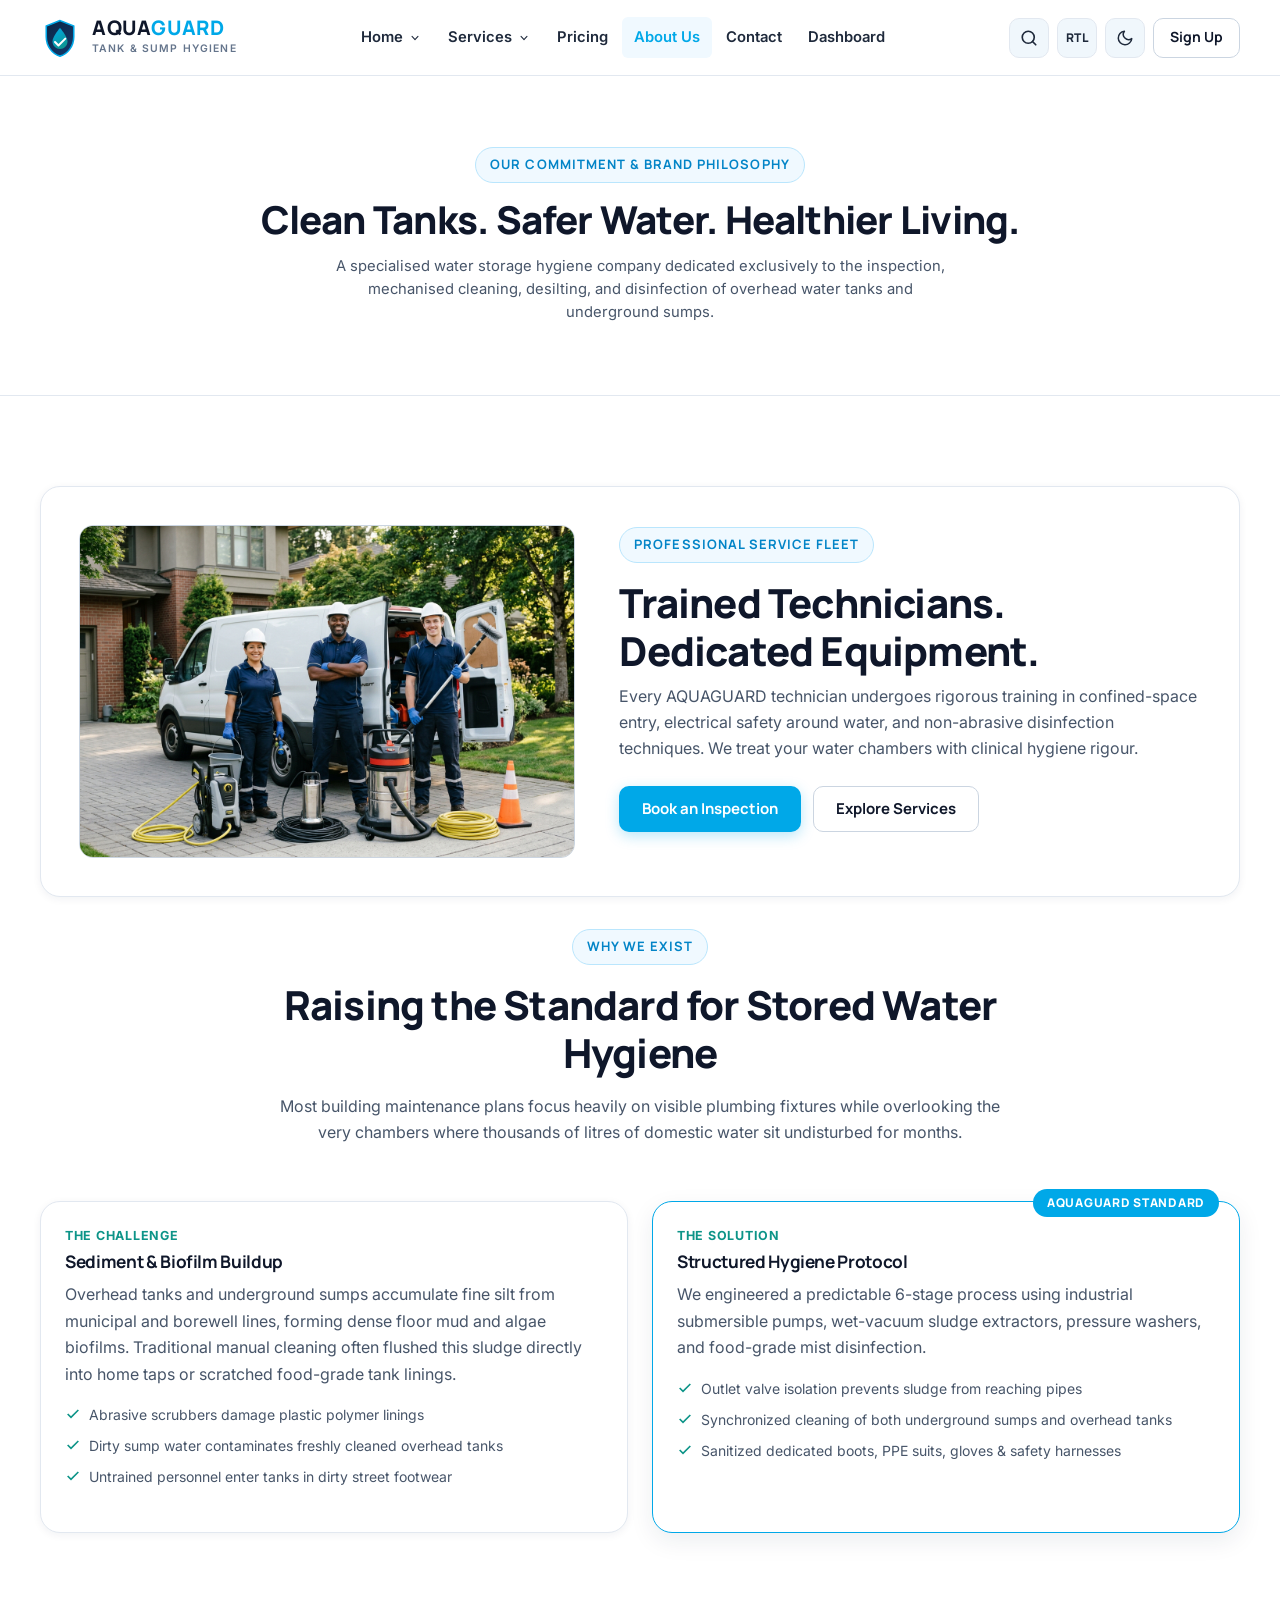
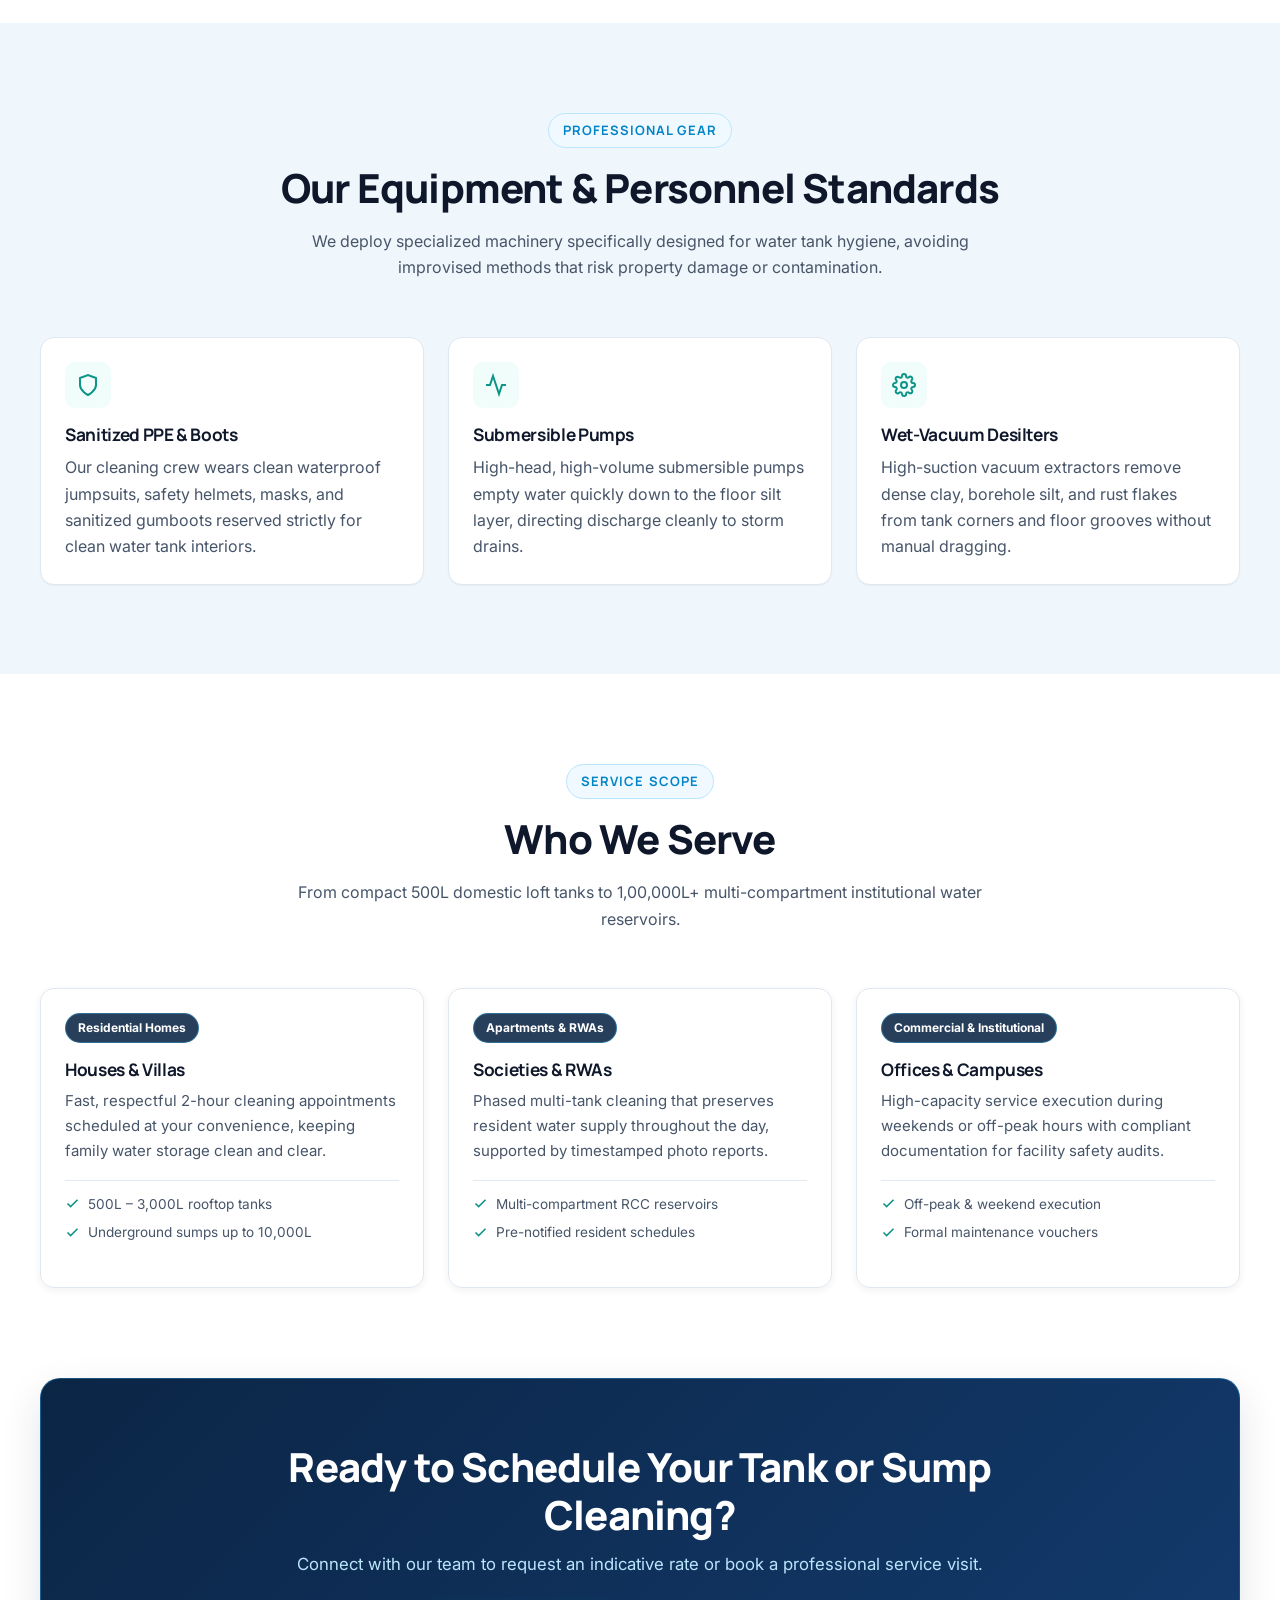
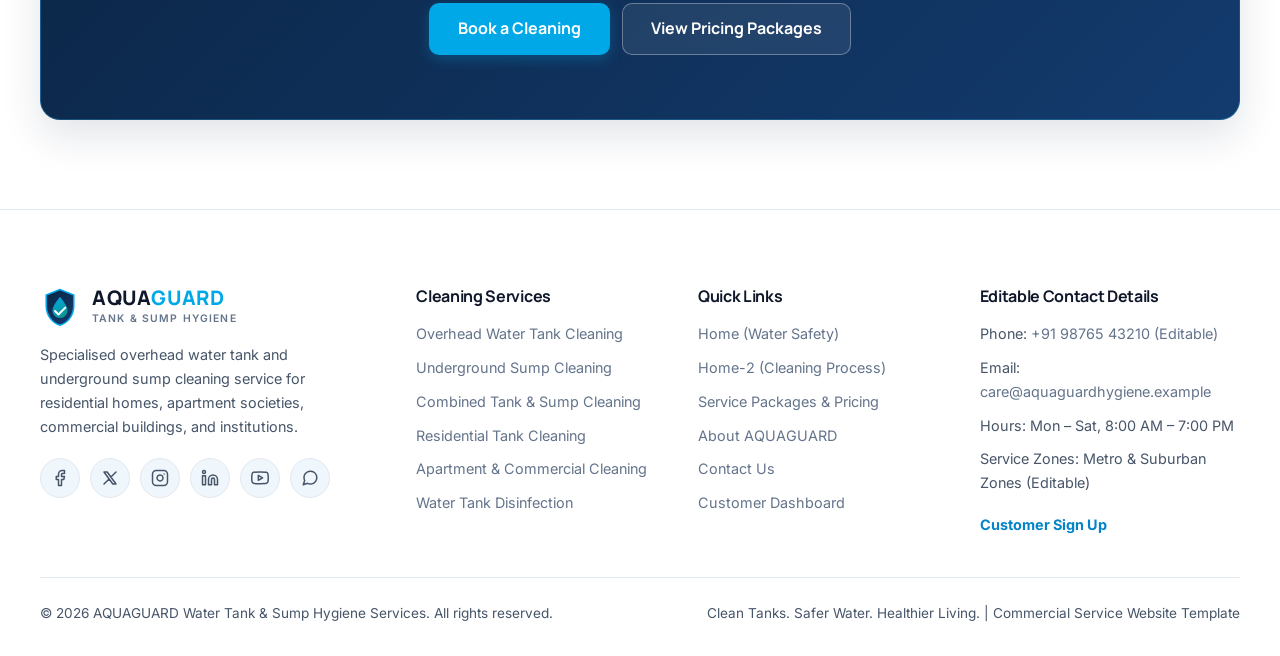
<file: about.html>
﻿<!DOCTYPE html>
<html lang="en" data-theme="light">
<head>
  <meta charset="UTF-8">
  <meta name="viewport" content="width=device-width, initial-scale=1.0">
  <title>About Us &mdash; AQUAGUARD Water Tank &amp; Sump Hygiene</title>
  <meta name="description" content="Learn about AQUAGUARD's commitment to water-storage hygiene, specialised 6-stage overhead tank and underground sump cleaning methods, and professional standards.">
  <link rel="icon" type="image/svg+xml" href="assets/icons/favicon.svg">
  <link rel="preconnect" href="https://fonts.googleapis.com">
  <link rel="preconnect" href="https://fonts.gstatic.com" crossorigin>
  <link href="https://fonts.googleapis.com/css2?family=Inter:wght@400;500;600;700&amp;family=Manrope:wght@600;700;800&amp;display=swap" rel="stylesheet">
  <link rel="stylesheet" href="css/styles.css">
  <script>
    (function() {
      try {
        var savedTheme = localStorage.getItem('aquaguard_theme');
        if (savedTheme === 'dark' || (!savedTheme && window.matchMedia('(prefers-color-scheme: dark)').matches)) {
          document.documentElement.setAttribute('data-theme', 'dark');
        }
        var savedDir = localStorage.getItem('aquaguard_dir');
        if (savedDir === 'rtl') {
          document.documentElement.setAttribute('dir', 'rtl');
        }
      } catch (e) {}
    })();
  </script>
</head>
<body>
  <a href="#main-content" class="skip-link">Skip to main content</a>

  <!-- MANDATORY STICKY NAVBAR -->
  <header class="site-header" id="top">
    <div class="container navbar">
      <a href="index.html" class="navbar__brand" aria-label="AQUAGUARD Home">
        <img src="assets/icons/favicon.svg" alt="" class="navbar__brand-mark" width="40" height="40">
        <div class="navbar__brand-text">
          <span class="navbar__brand-title">AQUA<span>GUARD</span></span>
          <span class="navbar__brand-sub">Tank &amp; Sump Hygiene</span>
        </div>
      </a>

      <nav class="navbar__nav" aria-label="Primary Navigation">
        <!-- Home Dropdown -->
        <div class="nav-item nav-item--dropdown">
          <button type="button" class="nav-link" data-dropdown-trigger aria-expanded="false" aria-haspopup="true">
            <span>Home</span>
            <svg class="nav-link__caret" viewBox="0 0 20 20" fill="currentColor" aria-hidden="true">
              <path fill-rule="evenodd" d="M5.23 7.21a.75.75 0 011.06.02L10 11.168l3.71-3.938a.75.75 0 111.08 1.04l-4.25 4.5a.75.75 0 01-1.08 0l-4.25-4.5a.75.75 0 01.02-1.06z" clip-rule="evenodd"/>
            </svg>
          </button>
          <div class="dropdown-menu" role="menu">
            <a href="index.html" class="dropdown-item" role="menuitem">
              <span class="dropdown-item__icon">
                <svg width="18" height="18" viewBox="0 0 24 24" fill="none" stroke="currentColor" stroke-width="2"><path d="M3 9l9-7 9 7v11a2 2 0 0 1-2 2H5a2 2 0 0 1-2-2z"/><polyline points="9 22 9 12 15 12 15 22"/></svg>
              </span>
              <span class="dropdown-item__content">
                <span class="dropdown-item__title">Home</span>
                <span class="dropdown-item__desc">Clean water safety &amp; service discovery</span>
              </span>
            </a>
            <a href="home-2.html" class="dropdown-item" role="menuitem">
              <span class="dropdown-item__icon">
                <svg width="18" height="18" viewBox="0 0 24 24" fill="none" stroke="currentColor" stroke-width="2"><path d="M12 22s8-4 8-10V5l-8-3-8 3v7c0 6 8 10 8 10z"/></svg>
              </span>
              <span class="dropdown-item__content">
                <span class="dropdown-item__title">Home-2</span>
                <span class="dropdown-item__desc">Cleaning process &amp; hygiene standards</span>
              </span>
            </a>
          </div>
        </div>

        <!-- Services Dropdown -->
        <div class="nav-item nav-item--dropdown">
          <button type="button" class="nav-link" data-dropdown-trigger aria-expanded="false" aria-haspopup="true">
            <span>Services</span>
            <svg class="nav-link__caret" viewBox="0 0 20 20" fill="currentColor" aria-hidden="true">
              <path fill-rule="evenodd" d="M5.23 7.21a.75.75 0 011.06.02L10 11.168l3.71-3.938a.75.75 0 111.08 1.04l-4.25 4.5a.75.75 0 01-1.08 0l-4.25-4.5a.75.75 0 01.02-1.06z" clip-rule="evenodd"/>
            </svg>
          </button>
          <div class="dropdown-menu dropdown-menu--services" role="menu">
            <a href="services.html#overhead-tank" class="dropdown-item" role="menuitem">
              <span class="dropdown-item__icon">
                <svg width="18" height="18" viewBox="0 0 24 24" fill="none" stroke="currentColor" stroke-width="2"><rect x="4" y="4" width="16" height="16" rx="2"/><line x1="4" y1="10" x2="20" y2="10"/></svg>
              </span>
              <span class="dropdown-item__content">
                <span class="dropdown-item__title">Overhead Water Tank Cleaning</span>
                <span class="dropdown-item__desc">Rooftop syntax, polymer &amp; RCC tanks</span>
              </span>
            </a>
            <a href="services.html#underground-sump" class="dropdown-item" role="menuitem">
              <span class="dropdown-item__icon">
                <svg width="18" height="18" viewBox="0 0 24 24" fill="none" stroke="currentColor" stroke-width="2"><path d="M2 12h20M4 12v8a2 2 0 0 0 2 2h12a2 2 0 0 0 2-2v-8"/><path d="M8 16h8"/></svg>
              </span>
              <span class="dropdown-item__content">
                <span class="dropdown-item__title">Underground Sump Cleaning</span>
                <span class="dropdown-item__desc">Submersible dewatering &amp; silt vacuuming</span>
              </span>
            </a>
            <a href="services.html#combined-cleaning" class="dropdown-item" role="menuitem">
              <span class="dropdown-item__icon">
                <svg width="18" height="18" viewBox="0 0 24 24" fill="none" stroke="currentColor" stroke-width="2"><polyline points="17 1 21 5 17 9"/><path d="M3 11V9a4 4 0 0 1 4-4h14"/><polyline points="7 23 3 19 7 15"/><path d="M21 13v2a4 4 0 0 1-4 4H3"/></svg>
              </span>
              <span class="dropdown-item__content">
                <span class="dropdown-item__title">Combined Tank &amp; Sump Cleaning</span>
                <span class="dropdown-item__desc">Complete synchronized water storage hygiene</span>
              </span>
            </a>
            <a href="services.html#residential-cleaning" class="dropdown-item" role="menuitem">
              <span class="dropdown-item__icon">
                <svg width="18" height="18" viewBox="0 0 24 24" fill="none" stroke="currentColor" stroke-width="2"><path d="M3 9l9-7 9 7v11a2 2 0 0 1-2 2H5a2 2 0 0 1-2-2z"/></svg>
              </span>
              <span class="dropdown-item__content">
                <span class="dropdown-item__title">Residential Tank Cleaning</span>
                <span class="dropdown-item__desc">Independent houses, villas &amp; domestic tanks</span>
              </span>
            </a>
            <a href="services.html#commercial-cleaning" class="dropdown-item" role="menuitem">
              <span class="dropdown-item__icon">
                <svg width="18" height="18" viewBox="0 0 24 24" fill="none" stroke="currentColor" stroke-width="2"><rect x="3" y="2" width="18" height="20" rx="2"/><line x1="9" y1="6" x2="15" y2="6"/><line x1="9" y1="10" x2="15" y2="10"/><line x1="9" y1="14" x2="15" y2="14"/></svg>
              </span>
              <span class="dropdown-item__content">
                <span class="dropdown-item__title">Apartment &amp; Commercial Cleaning</span>
                <span class="dropdown-item__desc">Societies, offices, hospitals &amp; institutions</span>
              </span>
            </a>
            <a href="services.html#tank-disinfection" class="dropdown-item" role="menuitem">
              <span class="dropdown-item__icon">
                <svg width="18" height="18" viewBox="0 0 24 24" fill="none" stroke="currentColor" stroke-width="2"><path d="M12 2.69l5.66 5.66a8 8 0 1 1-11.31 0z"/></svg>
              </span>
              <span class="dropdown-item__content">
                <span class="dropdown-item__title">Water Tank Disinfection</span>
                <span class="dropdown-item__desc">Food-grade antibacterial mist sanitization</span>
              </span>
            </a>
          </div>
        </div>

        <div class="nav-item">
          <a href="pricing.html" class="nav-link">Pricing</a>
        </div>
        <div class="nav-item">
          <a href="about.html" class="nav-link is-active">About Us</a>
        </div>
        <div class="nav-item">
          <a href="contact.html" class="nav-link">Contact</a>
        </div>
        <div class="nav-item">
          <a href="dashboard.html" class="nav-link">Dashboard</a>
        </div>
      </nav>

      <div class="navbar__actions">
        <button type="button" class="icon-btn" data-search-open aria-label="Search services and questions" title="Search (Ctrl+K)">
          <svg width="18" height="18" viewBox="0 0 24 24" fill="none" stroke="currentColor" stroke-width="2.2" stroke-linecap="round" stroke-linejoin="round">
            <circle cx="11" cy="11" r="8"/><line x1="21" y1="21" x2="16.65" y2="16.65"/>
          </svg>
        </button>

        <!-- RTL Toggle Button (Only 'RTL' text inside) -->
        <button type="button" class="icon-btn rtl-toggle-btn" data-rtl-toggle aria-label="Toggle RTL layout" aria-pressed="false" title="Toggle RTL / LTR">RTL</button>

        <button type="button" class="icon-btn" data-theme-toggle aria-label="Switch theme" aria-pressed="false" title="Toggle Light/Dark Theme">
          <svg class="theme-toggle__sun" width="18" height="18" viewBox="0 0 24 24" fill="none" stroke="currentColor" stroke-width="2" stroke-linecap="round" stroke-linejoin="round">
            <circle cx="12" cy="12" r="5"/><line x1="12" y1="1" x2="12" y2="3"/><line x1="12" y1="21" x2="12" y2="23"/><line x1="4.22" y1="4.22" x2="5.64" y2="5.64"/><line x1="18.36" y1="18.36" x2="19.78" y2="19.78"/><line x1="1" y1="12" x2="3" y2="12"/><line x1="21" y1="12" x2="23" y2="12"/><line x1="4.22" y1="19.78" x2="5.64" y2="18.36"/><line x1="18.36" y1="5.64" x2="19.78" y2="4.22"/>
          </svg>
          <svg class="theme-toggle__moon" width="18" height="18" viewBox="0 0 24 24" fill="none" stroke="currentColor" stroke-width="2" stroke-linecap="round" stroke-linejoin="round">
            <path d="M21 12.79A9 9 0 1 1 11.21 3 7 7 0 0 0 21 12.79z"/>
          </svg>
        </button>

        <div class="navbar__auth-links">
          <a href="signup.html" class="btn btn--secondary btn--sm">Sign Up</a>
        </div>

        <button type="button" class="navbar__hamburger" id="mobileMenuBtn" aria-label="Open navigation menu" aria-expanded="false" aria-controls="mobileDrawer">
          <svg width="22" height="22" viewBox="0 0 24 24" fill="none" stroke="currentColor" stroke-width="2.2" stroke-linecap="round">
            <line x1="3" y1="6" x2="21" y2="6"/><line x1="3" y1="12" x2="21" y2="12"/><line x1="3" y1="18" x2="21" y2="18"/>
          </svg>
        </button>
      </div>
    </div>
  </header>

  <!-- MOBILE MENU DRAWER (Nicely designed with all buttons moved inside for mobile & tab views) -->
  <div class="mobile-menu-backdrop" id="mobileBackdrop" aria-hidden="true"></div>
  <aside class="mobile-drawer" id="mobileDrawer" aria-label="Mobile Navigation">
    
    <!-- Drawer Header with Brandname & Close Button -->
    <div class="mobile-drawer__header">
      <a href="index.html" class="navbar__brand" aria-label="AQUAGUARD Home">
        <img src="assets/icons/favicon.svg" alt="" class="navbar__brand-mark" width="40" height="40">
        <div class="navbar__brand-text">
          <span class="navbar__brand-title">AQUA<span>GUARD</span></span>
          <span class="navbar__brand-sub">Tank &amp; Sump Hygiene</span>
        </div>
      </a>
      <button type="button" class="mobile-drawer__close" id="mobileDrawerClose" aria-label="Close menu">&times;</button>
    </div>

    <!-- Search Button inside Menu -->
    <button type="button" class="mobile-search-btn" data-search-open aria-label="Search services and answers">
      <div style="display:flex; align-items:center; gap:8px;">
        <svg width="18" height="18" viewBox="0 0 24 24" fill="none" stroke="currentColor" stroke-width="2.2" style="color:var(--color-aqua-500);"><circle cx="11" cy="11" r="8"/><line x1="21" y1="21" x2="16.65" y2="16.65"/></svg>
        <span>Search services, FAQs...</span>
      </div>
      <kbd>Search</kbd>
    </button>

    <!-- Navigation Links -->
    <ul class="mobile-nav-list">
      <li class="mobile-nav-item">
        <button type="button" class="mobile-dropdown-trigger" data-mobile-dropdown aria-expanded="false">
          <span>Home</span>
          <svg class="nav-link__caret" viewBox="0 0 20 20" fill="currentColor"><path fill-rule="evenodd" d="M5.23 7.21a.75.75 0 011.06.02L10 11.168l3.71-3.938a.75.75 0 111.08 1.04l-4.25 4.5a.75.75 0 01-1.08 0l-4.25-4.5a.75.75 0 01.02-1.06z" clip-rule="evenodd"/></svg>
        </button>
        <div class="mobile-submenu">
          <a href="index.html" class="mobile-submenu-link">Home &mdash; Clean Water Safety</a>
          <a href="home-2.html" class="mobile-submenu-link">Home-2 &mdash; Cleaning Process</a>
        </div>
      </li>
      <li class="mobile-nav-item">
        <button type="button" class="mobile-dropdown-trigger" data-mobile-dropdown aria-expanded="false">
          <span>Services</span>
          <svg class="nav-link__caret" viewBox="0 0 20 20" fill="currentColor"><path fill-rule="evenodd" d="M5.23 7.21a.75.75 0 011.06.02L10 11.168l3.71-3.938a.75.75 0 111.08 1.04l-4.25 4.5a.75.75 0 01-1.08 0l-4.25-4.5a.75.75 0 01.02-1.06z" clip-rule="evenodd"/></svg>
        </button>
        <div class="mobile-submenu">
          <a href="services.html#overhead-tank" class="mobile-submenu-link">Overhead Water Tank Cleaning</a>
          <a href="services.html#underground-sump" class="mobile-submenu-link">Underground Sump Cleaning</a>
          <a href="services.html#combined-cleaning" class="mobile-submenu-link">Combined Tank &amp; Sump Cleaning</a>
          <a href="services.html#residential-cleaning" class="mobile-submenu-link">Residential Tank Cleaning</a>
          <a href="services.html#commercial-cleaning" class="mobile-submenu-link">Apartment &amp; Commercial Cleaning</a>
          <a href="services.html#tank-disinfection" class="mobile-submenu-link">Water Tank Disinfection</a>
        </div>
      </li>
      <li class="mobile-nav-item">
        <a href="pricing.html" class="mobile-nav-link">Pricing</a>
      </li>
      <li class="mobile-nav-item">
        <a href="about.html" class="mobile-nav-link is-active">About Us</a>
      </li>
      <li class="mobile-nav-item">
        <a href="contact.html" class="mobile-nav-link">Contact</a>
      </li>
      <li class="mobile-nav-item">
        <a href="dashboard.html" class="mobile-nav-link">Dashboard</a>
      </li>
    </ul>

    <!-- Controls & Preferences moved inside Menu Drawer -->
    <div style="margin-top: var(--space-2);">
      <span class="mobile-drawer__section-title">Preferences</span>
      <div class="mobile-drawer__controls-grid">
        <div class="mobile-control-card">
          <span class="mobile-control-card__label">Layout Direction</span>
          <button type="button" class="mobile-control-btn rtl-toggle-btn" data-rtl-toggle aria-label="Toggle RTL layout" aria-pressed="false" title="Toggle RTL / LTR">
            RTL
          </button>
        </div>

        <div class="mobile-control-card">
          <span class="mobile-control-card__label">Display Mode</span>
          <button type="button" class="mobile-control-btn" data-theme-toggle aria-label="Switch theme" aria-pressed="false" title="Toggle Light/Dark Theme">
            <svg class="theme-toggle__sun" width="16" height="16" viewBox="0 0 24 24" fill="none" stroke="currentColor" stroke-width="2"><circle cx="12" cy="12" r="5"/><line x1="12" y1="1" x2="12" y2="3"/><line x1="12" y1="21" x2="12" y2="23"/><line x1="4.22" y1="4.22" x2="5.64" y2="5.64"/><line x1="18.36" y1="18.36" x2="19.78" y2="19.78"/><line x1="1" y1="12" x2="3" y2="12"/><line x1="21" y1="12" x2="23" y2="12"/><line x1="4.22" y1="19.78" x2="5.64" y2="18.36"/><line x1="18.36" y1="5.64" x2="19.78" y2="4.22"/></svg>
            <svg class="theme-toggle__moon" width="16" height="16" viewBox="0 0 24 24" fill="none" stroke="currentColor" stroke-width="2"><path d="M21 12.79A9 9 0 1 1 11.21 3 7 7 0 0 0 21 12.79z"/></svg>
            <span>Theme</span>
          </button>
        </div>
      </div>
    </div>

    <!-- Primary CTA & Account Links inside Menu Drawer -->
    <div class="mobile-drawer__actions">
      <a href="signup.html" class="btn btn--primary mobile-drawer__cta">
        <svg width="18" height="18" viewBox="0 0 24 24" fill="none" stroke="currentColor" stroke-width="2"><path d="M16 21v-2a4 4 0 0 0-4-4H5a4 4 0 0 0-4 4v2"/><circle cx="8.5" cy="7" r="4"/><line x1="20" y1="8" x2="20" y2="14"/><line x1="23" y1="11" x2="17" y2="11"/></svg>
        <span>Sign Up for Service</span>
      </a>
      <div class="mobile-drawer__footer-links">
        <a href="login.html">Sign In to Customer Account &rarr;</a>
      </div>
    </div>
  </aside>

  <!-- INTERACTIVE SEARCH MODAL -->
  <div class="search-modal" id="searchModal" role="dialog" aria-modal="true" aria-label="Search AQUAGUARD website" aria-hidden="true">
    <div class="search-modal__dialog">
      <div class="search-modal__header">
        <svg width="20" height="20" viewBox="0 0 24 24" fill="none" stroke="currentColor" stroke-width="2.2" style="color:var(--color-aqua-500); flex-shrink:0;">
          <circle cx="11" cy="11" r="8"/><line x1="21" y1="21" x2="16.65" y2="16.65"/>
        </svg>
        <input type="search" id="searchModalInput" class="search-modal__input" placeholder="Search services, sump cleaning, pricing, FAQs..." aria-label="Search AQUAGUARD website">
        <button type="button" id="searchModalClose" class="search-modal__close" aria-label="Close search">ESC</button>
      </div>
      <div class="search-modal__results" id="searchModalResults"></div>
    </div>
  </div>

  <!-- MAIN CONTENT -->
  <main id="main-content">

    <!-- STANDARDIZED PAGE HERO (Same height across Services, Pricing, About, Contact) -->
    <section class="page-hero">
      <div class="container">
        <div class="section-header">
          <span class="eyebrow">Our Commitment &amp; Brand Philosophy</span>
          <h1>Clean Tanks. Safer Water. Healthier Living.</h1>
          <p>
            A specialised water storage hygiene company dedicated exclusively to the inspection, mechanised cleaning, desilting, and disinfection of overhead water tanks and underground sumps.
          </p>
        </div>
      </div>
    </section>

    <!-- CORE MISSION & APPROACH -->
    <section class="section">
      <div class="container">

        <!-- Hygiene Team & Operational Rigour Visual Card -->
        <div class="service-detail-card" style="margin-bottom: var(--space-8);">
          <div class="service-detail-card__media">
            <img src="assets/images/about-hygiene-team.jpg" alt="AQUAGUARD water storage hygiene specialists equipped with certified PPE and professional cleaning equipment" width="920" height="600">
          </div>
          <div>
            <span class="eyebrow">Professional Service Fleet</span>
            <h2>Trained Technicians. Dedicated Equipment.</h2>
            <p style="margin-top:0.5rem;">
              Every AQUAGUARD technician undergoes rigorous training in confined-space entry, electrical safety around water, and non-abrasive disinfection techniques. We treat your water chambers with clinical hygiene rigour.
            </p>
            <div class="hero-home1__ctas" style="margin-top: 1.5rem;">
              <a href="contact.html#enquiry-form" class="btn btn--primary">Book an Inspection</a>
              <a href="services.html" class="btn btn--secondary">Explore Services</a>
            </div>
          </div>
        </div>

        <div class="section-header">
          <span class="eyebrow">Why We Exist</span>
          <h2>Raising the Standard for Stored Water Hygiene</h2>
          <p>
            Most building maintenance plans focus heavily on visible plumbing fixtures while overlooking the very chambers where thousands of litres of domestic water sit undisturbed for months.
          </p>
        </div>

        <div class="pricing-grid pricing-grid--two">
          <article class="pricing-card">
            <span class="pricing-card__type">The Challenge</span>
            <h3>Sediment &amp; Biofilm Buildup</h3>
            <p style="margin-top: 0.5rem; margin-bottom: 1rem;">
              Overhead tanks and underground sumps accumulate fine silt from municipal and borewell lines, forming dense floor mud and algae biofilms. Traditional manual cleaning often flushed this sludge directly into home taps or scratched food-grade tank linings.
            </p>
            <ul class="pricing-card__features">
              <li>
                <svg width="16" height="16" viewBox="0 0 24 24" fill="none" stroke="currentColor" stroke-width="2.5"><polyline points="20 6 9 17 4 12"/></svg>
                <span>Abrasive scrubbers damage plastic polymer linings</span>
              </li>
              <li>
                <svg width="16" height="16" viewBox="0 0 24 24" fill="none" stroke="currentColor" stroke-width="2.5"><polyline points="20 6 9 17 4 12"/></svg>
                <span>Dirty sump water contaminates freshly cleaned overhead tanks</span>
              </li>
              <li>
                <svg width="16" height="16" viewBox="0 0 24 24" fill="none" stroke="currentColor" stroke-width="2.5"><polyline points="20 6 9 17 4 12"/></svg>
                <span>Untrained personnel enter tanks in dirty street footwear</span>
              </li>
            </ul>
          </article>

          <article class="pricing-card pricing-card--featured">
            <span class="pricing-card__ribbon">AQUAGUARD Standard</span>
            <span class="pricing-card__type">The Solution</span>
            <h3>Structured Hygiene Protocol</h3>
            <p style="margin-top: 0.5rem; margin-bottom: 1rem;">
              We engineered a predictable 6-stage process using industrial submersible pumps, wet-vacuum sludge extractors, pressure washers, and food-grade mist disinfection.
            </p>
            <ul class="pricing-card__features">
              <li>
                <svg width="16" height="16" viewBox="0 0 24 24" fill="none" stroke="currentColor" stroke-width="2.5"><polyline points="20 6 9 17 4 12"/></svg>
                <span>Outlet valve isolation prevents sludge from reaching pipes</span>
              </li>
              <li>
                <svg width="16" height="16" viewBox="0 0 24 24" fill="none" stroke="currentColor" stroke-width="2.5"><polyline points="20 6 9 17 4 12"/></svg>
                <span>Synchronized cleaning of both underground sumps and overhead tanks</span>
              </li>
              <li>
                <svg width="16" height="16" viewBox="0 0 24 24" fill="none" stroke="currentColor" stroke-width="2.5"><polyline points="20 6 9 17 4 12"/></svg>
                <span>Sanitized dedicated boots, PPE suits, gloves &amp; safety harnesses</span>
              </li>
            </ul>
          </article>
        </div>
      </div>
    </section>

    <!-- EQUIPMENT & CREW HYGIENE -->
    <section class="section section--alt">
      <div class="container">
        <div class="section-header">
          <span class="eyebrow">Professional Gear</span>
          <h2>Our Equipment &amp; Personnel Standards</h2>
          <p>
            We deploy specialized machinery specifically designed for water tank hygiene, avoiding improvised methods that risk property damage or contamination.
          </p>
        </div>

        <div class="features-grid">
          <article class="feature-box">
            <div class="feature-box__icon">
              <svg width="24" height="24" viewBox="0 0 24 24" fill="none" stroke="currentColor" stroke-width="2"><path d="M12 22s8-4 8-10V5l-8-3-8 3v7c0 6 8 10 8 10z"/></svg>
            </div>
            <h3>Sanitized PPE &amp; Boots</h3>
            <p>Our cleaning crew wears clean waterproof jumpsuits, safety helmets, masks, and sanitized gumboots reserved strictly for clean water tank interiors.</p>
          </article>

          <article class="feature-box">
            <div class="feature-box__icon">
              <svg width="24" height="24" viewBox="0 0 24 24" fill="none" stroke="currentColor" stroke-width="2"><polyline points="22 12 18 12 15 21 9 3 6 12 2 12"/></svg>
            </div>
            <h3>Submersible Pumps</h3>
            <p>High-head, high-volume submersible pumps empty water quickly down to the floor silt layer, directing discharge cleanly to storm drains.</p>
          </article>

          <article class="feature-box">
            <div class="feature-box__icon">
              <svg width="24" height="24" viewBox="0 0 24 24" fill="none" stroke="currentColor" stroke-width="2"><circle cx="12" cy="12" r="3"/><path d="M19.4 15a1.65 1.65 0 0 0 .33 1.82l.06.06a2 2 0 0 1 0 2.83 2 2 0 0 1-2.83 0l-.06-.06a1.65 1.65 0 0 0-1.82-.33 1.65 1.65 0 0 0-1 1.51V21a2 2 0 0 1-2 2 2 2 0 0 1-2-2v-.09A1.65 1.65 0 0 0 9 19.4a1.65 1.65 0 0 0-1.82.33l-.06.06a2 2 0 0 1-2.83 0 2 2 0 0 1 0-2.83l.06-.06a1.65 1.65 0 0 0 .33-1.82 1.65 1.65 0 0 0-1.51-1H3a2 2 0 0 1-2-2 2 2 0 0 1 2-2h.09A1.65 1.65 0 0 0 4.6 9a1.65 1.65 0 0 0-.33-1.82l-.06-.06a2 2 0 0 1 0-2.83 2 2 0 0 1 2.83 0l.06.06a1.65 1.65 0 0 0 1.82.33H9a1.65 1.65 0 0 0 1-1.51V3a2 2 0 0 1 2-2 2 2 0 0 1 2 2v.09a1.65 1.65 0 0 0 1 1.51 1.65 1.65 0 0 0 1.82-.33l.06-.06a2 2 0 0 1 2.83 0 2 2 0 0 1 0 2.83l-.06.06a1.65 1.65 0 0 0-.33 1.82V9a1.65 1.65 0 0 0 1.51 1H21a2 2 0 0 1 2 2 2 2 0 0 1-2 2h-.09a1.65 1.65 0 0 0-1.51 1z"/></svg>
            </div>
            <h3>Wet-Vacuum Desilters</h3>
            <p>High-suction vacuum extractors remove dense clay, borehole silt, and rust flakes from tank corners and floor grooves without manual dragging.</p>
          </article>
        </div>
      </div>
    </section>

    <!-- WHO WE SERVE -->
    <section class="section">
      <div class="container">
        <div class="section-header">
          <span class="eyebrow">Service Scope</span>
          <h2>Who We Serve</h2>
          <p>
            From compact 500L domestic loft tanks to 1,00,000L+ multi-compartment institutional water reservoirs.
          </p>
        </div>

        <div class="services-grid">
          <article class="service-card">
            <div class="service-card__body">
              <span class="service-card__badge" style="position:static; margin-bottom:1rem; width:fit-content;">Residential Homes</span>
              <h3 class="service-card__title">Houses &amp; Villas</h3>
              <p class="service-card__desc">
                Fast, respectful 2-hour cleaning appointments scheduled at your convenience, keeping family water storage clean and clear.
              </p>
              <ul class="service-card__list">
                <li><svg width="15" height="15" viewBox="0 0 24 24" fill="none" stroke="currentColor" stroke-width="2.5"><polyline points="20 6 9 17 4 12"/></svg><span>500L &ndash; 3,000L rooftop tanks</span></li>
                <li><svg width="15" height="15" viewBox="0 0 24 24" fill="none" stroke="currentColor" stroke-width="2.5"><polyline points="20 6 9 17 4 12"/></svg><span>Underground sumps up to 10,000L</span></li>
              </ul>
            </div>
          </article>

          <article class="service-card">
            <div class="service-card__body">
              <span class="service-card__badge" style="position:static; margin-bottom:1rem; width:fit-content;">Apartments &amp; RWAs</span>
              <h3 class="service-card__title">Societies &amp; RWAs</h3>
              <p class="service-card__desc">
                Phased multi-tank cleaning that preserves resident water supply throughout the day, supported by timestamped photo reports.
              </p>
              <ul class="service-card__list">
                <li><svg width="15" height="15" viewBox="0 0 24 24" fill="none" stroke="currentColor" stroke-width="2.5"><polyline points="20 6 9 17 4 12"/></svg><span>Multi-compartment RCC reservoirs</span></li>
                <li><svg width="15" height="15" viewBox="0 0 24 24" fill="none" stroke="currentColor" stroke-width="2.5"><polyline points="20 6 9 17 4 12"/></svg><span>Pre-notified resident schedules</span></li>
              </ul>
            </div>
          </article>

          <article class="service-card">
            <div class="service-card__body">
              <span class="service-card__badge" style="position:static; margin-bottom:1rem; width:fit-content;">Commercial &amp; Institutional</span>
              <h3 class="service-card__title">Offices &amp; Campuses</h3>
              <p class="service-card__desc">
                High-capacity service execution during weekends or off-peak hours with compliant documentation for facility safety audits.
              </p>
              <ul class="service-card__list">
                <li><svg width="15" height="15" viewBox="0 0 24 24" fill="none" stroke="currentColor" stroke-width="2.5"><polyline points="20 6 9 17 4 12"/></svg><span>Off-peak &amp; weekend execution</span></li>
                <li><svg width="15" height="15" viewBox="0 0 24 24" fill="none" stroke="currentColor" stroke-width="2.5"><polyline points="20 6 9 17 4 12"/></svg><span>Formal maintenance vouchers</span></li>
              </ul>
            </div>
          </article>
        </div>
      </div>
    </section>

    <!-- CALL TO ACTION -->
    <section class="section" style="padding-top: 0;">
      <div class="container">
        <div class="cta-banner cta-banner--center" style="text-align: center; justify-content: center; align-items: center;">
          <div class="cta-banner__content" style="text-align: center; margin-inline: auto;">
            <h2 style="text-align: center;">Ready to Schedule Your Tank or Sump Cleaning?</h2>
            <p style="text-align: center; margin-inline: auto;">
              Connect with our team to request an indicative rate or book a professional service visit.
            </p>
          </div>
          <div class="cta-banner__actions" style="justify-content: center;">
            <a href="contact.html#enquiry-form" class="btn btn--primary btn--lg">Book a Cleaning</a>
            <a href="pricing.html" class="btn btn--outline-light btn--lg">View Pricing Packages</a>
          </div>
        </div>
      </div>
    </section>

  </main>

  <!-- FOOTER -->
  <footer class="site-footer">
    <div class="container">
      <div class="footer-grid">
        <div class="footer-col">
          <a href="index.html" class="navbar__brand" aria-label="AQUAGUARD Home" style="margin-bottom: 1rem;">
            <img src="assets/icons/favicon.svg" alt="" class="navbar__brand-mark" width="40" height="40">
            <div class="navbar__brand-text">
              <span class="navbar__brand-title">AQUA<span>GUARD</span></span>
              <span class="navbar__brand-sub">Tank &amp; Sump Hygiene</span>
            </div>
          </a>
          <p style="font-size: 0.9rem; margin-bottom: 1.25rem;">
            Specialised overhead water tank and underground sump cleaning service for residential homes, apartment societies, commercial buildings, and institutions.
          </p>

          <!-- Social Media Icons with Hover Effects -->
          <div class="footer-social-list" aria-label="AQUAGUARD Social Channels">
            <a href="https://facebook.com" class="footer-social-btn" aria-label="Facebook" target="_blank" rel="noopener noreferrer">
              <svg width="18" height="18" viewBox="0 0 24 24" fill="none" stroke="currentColor" stroke-width="2" stroke-linecap="round" stroke-linejoin="round"><path d="M18 2h-3a5 5 0 0 0-5 5v3H7v4h3v8h4v-8h3l1-4h-4V7a1 1 0 0 1 1-1h3z"/></svg>
            </a>
            <a href="https://twitter.com" class="footer-social-btn" aria-label="Twitter / X" target="_blank" rel="noopener noreferrer">
              <svg width="18" height="18" viewBox="0 0 24 24" fill="none" stroke="currentColor" stroke-width="2" stroke-linecap="round" stroke-linejoin="round"><path d="M4 4l11.733 16h4.267l-11.733-16zM4 20l6.768-6.768m2.464-2.464L20 4"/></svg>
            </a>
            <a href="https://instagram.com" class="footer-social-btn" aria-label="Instagram" target="_blank" rel="noopener noreferrer">
              <svg width="18" height="18" viewBox="0 0 24 24" fill="none" stroke="currentColor" stroke-width="2" stroke-linecap="round" stroke-linejoin="round"><rect x="2" y="2" width="20" height="20" rx="5" ry="5"/><path d="M16 11.37A4 4 0 1 1 12.63 8 4 4 0 0 1 16 11.37z"/><line x1="17.5" y1="6.5" x2="17.51" y2="6.5"/></svg>
            </a>
            <a href="https://linkedin.com" class="footer-social-btn" aria-label="LinkedIn" target="_blank" rel="noopener noreferrer">
              <svg width="18" height="18" viewBox="0 0 24 24" fill="none" stroke="currentColor" stroke-width="2" stroke-linecap="round" stroke-linejoin="round"><path d="M16 8a6 6 0 0 1 6 6v7h-4v-7a2 2 0 0 0-2-2 2 2 0 0 0-2 2v7h-4v-7a6 6 0 0 1 6-6z"/><rect x="2" y="9" width="4" height="12"/><circle cx="4" cy="4" r="2"/></svg>
            </a>
            <a href="https://youtube.com" class="footer-social-btn" aria-label="YouTube" target="_blank" rel="noopener noreferrer">
              <svg width="18" height="18" viewBox="0 0 24 24" fill="none" stroke="currentColor" stroke-width="2" stroke-linecap="round" stroke-linejoin="round"><path d="M22.54 6.42a2.78 2.78 0 0 0-1.94-2C18.88 4 12 4 12 4s-6.88 0-8.6.46a2.78 2.78 0 0 0-1.94 2A29 29 0 0 0 1 11.75a29 29 0 0 0 .46 5.33A2.78 2.78 0 0 0 3.4 19.1c1.72.46 8.6.46 8.6.46s6.88 0 8.6-.46a2.78 2.78 0 0 0 1.94-2 29 29 0 0 0 .46-5.25 29 29 0 0 0-.46-5.43z"/><polygon points="9.75 15.02 15.5 11.75 9.75 8.48 9.75 15.02"/></svg>
            </a>
            <a href="https://whatsapp.com" class="footer-social-btn" aria-label="WhatsApp" target="_blank" rel="noopener noreferrer">
              <svg width="18" height="18" viewBox="0 0 24 24" fill="none" stroke="currentColor" stroke-width="2" stroke-linecap="round" stroke-linejoin="round"><path d="M21 11.5a8.38 8.38 0 0 1-.9 3.8 8.5 8.5 0 0 1-7.6 4.7 8.38 8.38 0 0 1-3.8-.9L3 21l1.9-5.7a8.38 8.38 0 0 1-.9-3.8 8.5 8.5 0 0 1 4.7-7.6 8.38 8.38 0 0 1 3.8-.9h.5a8.48 8.48 0 0 1 8 8v.5z"/></svg>
            </a>
          </div>
        </div>

        <div class="footer-col">
          <h3>Cleaning Services</h3>
          <ul class="footer-links">
            <li><a href="services.html#overhead-tank">Overhead Water Tank Cleaning</a></li>
            <li><a href="services.html#underground-sump">Underground Sump Cleaning</a></li>
            <li><a href="services.html#combined-cleaning">Combined Tank &amp; Sump Cleaning</a></li>
            <li><a href="services.html#residential-cleaning">Residential Tank Cleaning</a></li>
            <li><a href="services.html#commercial-cleaning">Apartment &amp; Commercial Cleaning</a></li>
            <li><a href="services.html#tank-disinfection">Water Tank Disinfection</a></li>
          </ul>
        </div>

        <div class="footer-col">
          <h3>Quick Links</h3>
          <ul class="footer-links">
            <li><a href="index.html">Home (Water Safety)</a></li>
            <li><a href="home-2.html">Home-2 (Cleaning Process)</a></li>
            <li><a href="pricing.html">Service Packages &amp; Pricing</a></li>
            <li><a href="about.html">About AQUAGUARD</a></li>
            <li><a href="contact.html">Contact Us</a></li>
            <li><a href="dashboard.html">Customer Dashboard</a></li>
          </ul>
        </div>

        <div class="footer-col">
          <h3>Editable Contact Details</h3>
          <ul class="footer-links">
            <li>Phone: <a href="tel:+919876543210">+91 98765 43210 (Editable)</a></li>
            <li>Email: <a href="mailto:care@aquaguardhygiene.example">care@aquaguardhygiene.example</a></li>
            <li>Hours: Mon &ndash; Sat, 8:00 AM &ndash; 7:00 PM</li>
            <li>Service Zones: Metro &amp; Suburban Zones (Editable)</li>
            <li style="padding-top: 0.5rem;">
              <a href="signup.html" style="color: var(--color-aqua-600); font-weight:700;">Customer Sign Up</a>
            </li>
          </ul>
        </div>
      </div>

      <div class="footer-bottom">
        <p>&copy; 2026 AQUAGUARD Water Tank &amp; Sump Hygiene Services. All rights reserved.</p>
        <p>Clean Tanks. Safer Water. Healthier Living. | Commercial Service Website Template</p>
      </div>
    </div>
  </footer>

  <script src="js/main.js"></script>
</body>
</html>
</file>
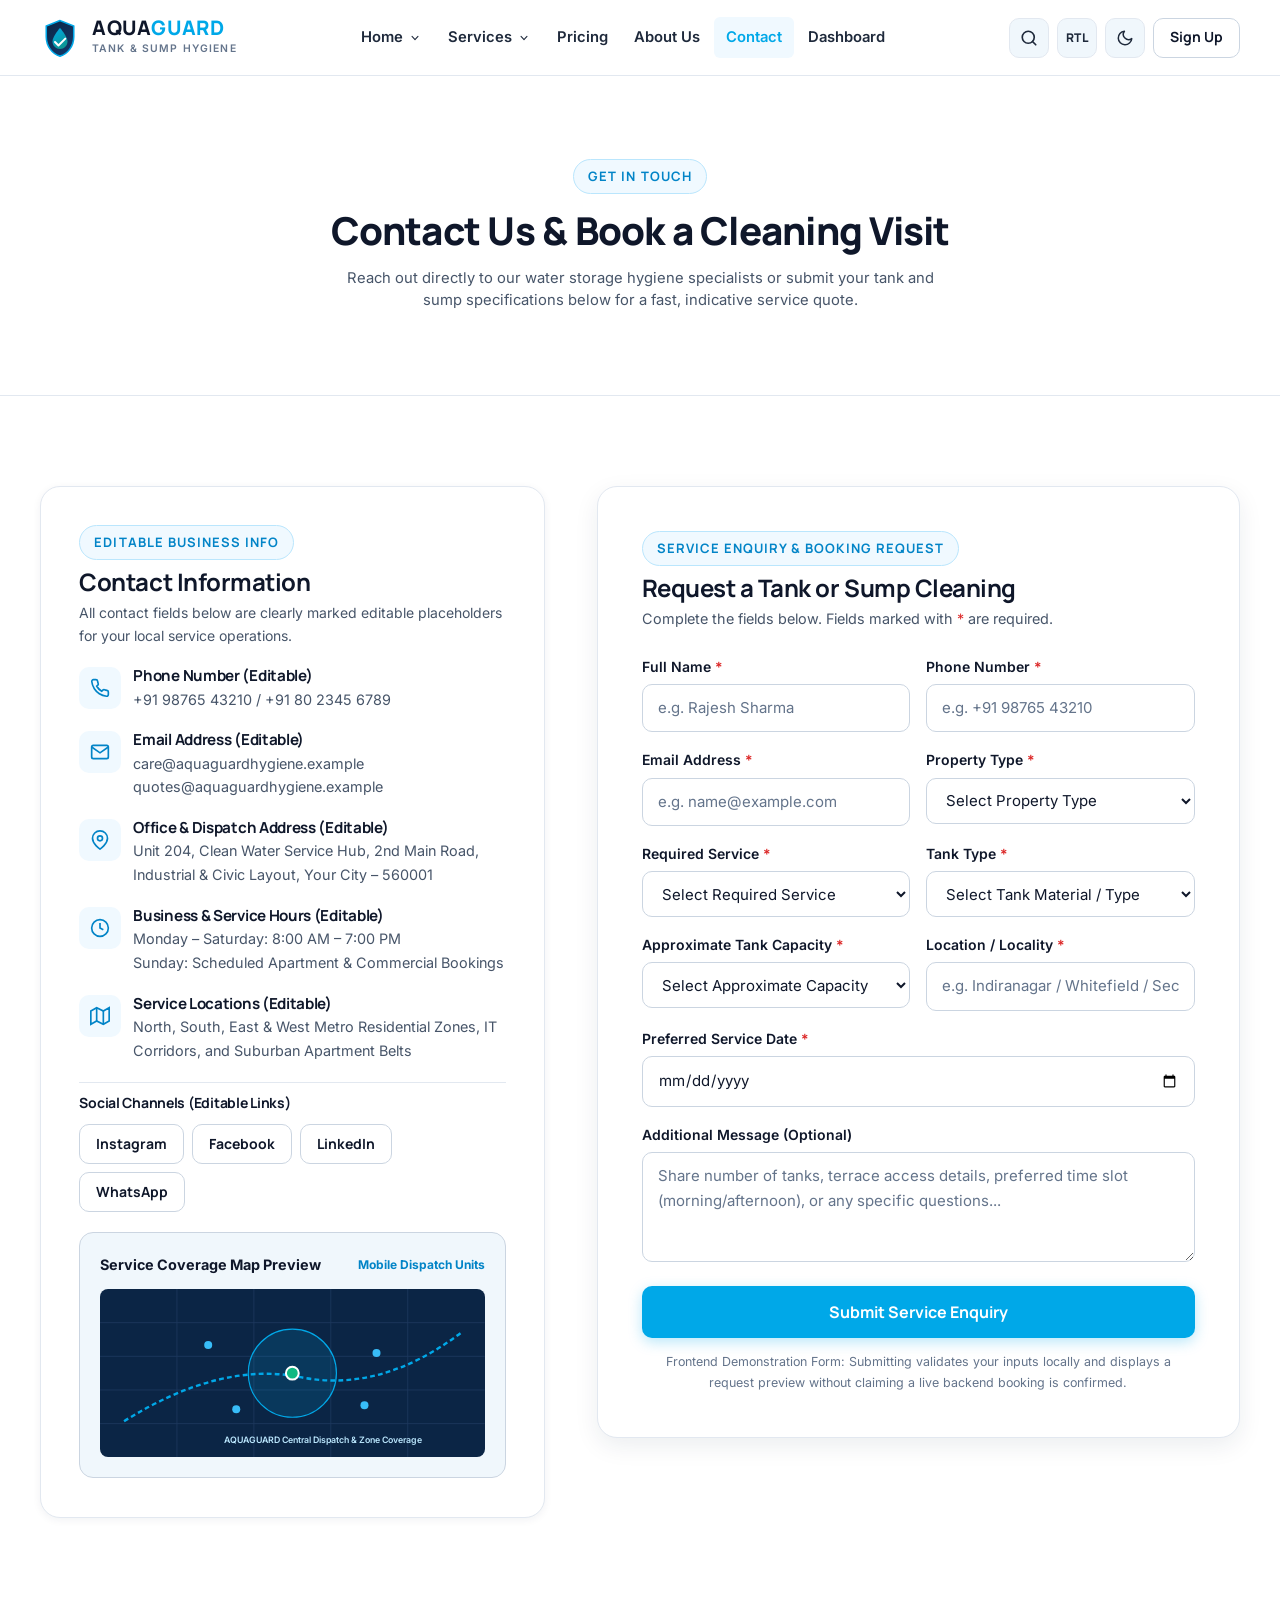
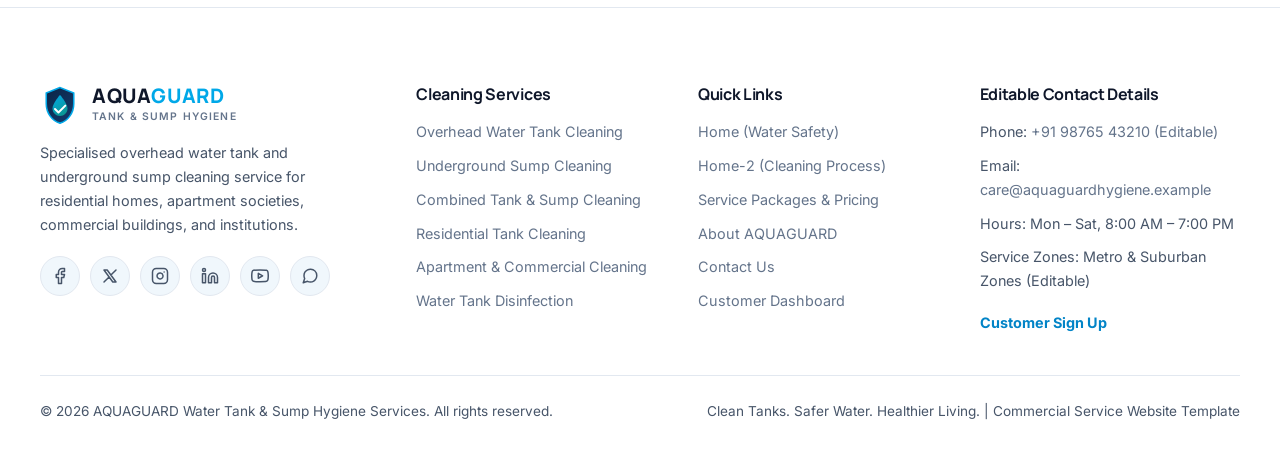
<file: contact.html>
<!DOCTYPE html>
<html lang="en" data-theme="light">
<head>
  <meta charset="UTF-8">
  <meta name="viewport" content="width=device-width, initial-scale=1.0">
  <title>Contact Us &amp; Book a Cleaning &mdash; AQUAGUARD</title>
  <meta name="description" content="Get in touch with AQUAGUARD or submit a service enquiry for overhead water tank and underground sump cleaning for homes, apartments, and commercial facilities.">
  <link rel="icon" type="image/svg+xml" href="assets/icons/favicon.svg">
  <link rel="preconnect" href="https://fonts.googleapis.com">
  <link rel="preconnect" href="https://fonts.gstatic.com" crossorigin>
  <link href="https://fonts.googleapis.com/css2?family=Inter:wght@400;500;600;700&amp;family=Manrope:wght@600;700;800&amp;display=swap" rel="stylesheet">
  <link rel="stylesheet" href="css/styles.css">
  <script>
    (function() {
      try {
        var savedTheme = localStorage.getItem('aquaguard_theme');
        if (savedTheme === 'dark' || (!savedTheme && window.matchMedia('(prefers-color-scheme: dark)').matches)) {
          document.documentElement.setAttribute('data-theme', 'dark');
        }
        var savedDir = localStorage.getItem('aquaguard_dir');
        if (savedDir === 'rtl') {
          document.documentElement.setAttribute('dir', 'rtl');
        }
      } catch (e) {}
    })();
  </script>
</head>
<body>
  <a href="#main-content" class="skip-link">Skip to main content</a>

  <!-- MANDATORY STICKY NAVBAR -->
  <header class="site-header" id="top">
    <div class="container navbar">
      <a href="index.html" class="navbar__brand" aria-label="AQUAGUARD Home">
        <img src="assets/icons/favicon.svg" alt="" class="navbar__brand-mark" width="40" height="40">
        <div class="navbar__brand-text">
          <span class="navbar__brand-title">AQUA<span>GUARD</span></span>
          <span class="navbar__brand-sub">Tank &amp; Sump Hygiene</span>
        </div>
      </a>

      <nav class="navbar__nav" aria-label="Primary Navigation">
        <!-- Home Dropdown -->
        <div class="nav-item nav-item--dropdown">
          <button type="button" class="nav-link" data-dropdown-trigger aria-expanded="false" aria-haspopup="true">
            <span>Home</span>
            <svg class="nav-link__caret" viewBox="0 0 20 20" fill="currentColor" aria-hidden="true">
              <path fill-rule="evenodd" d="M5.23 7.21a.75.75 0 011.06.02L10 11.168l3.71-3.938a.75.75 0 111.08 1.04l-4.25 4.5a.75.75 0 01-1.08 0l-4.25-4.5a.75.75 0 01.02-1.06z" clip-rule="evenodd"/>
            </svg>
          </button>
          <div class="dropdown-menu" role="menu">
            <a href="index.html" class="dropdown-item" role="menuitem">
              <span class="dropdown-item__icon">
                <svg width="18" height="18" viewBox="0 0 24 24" fill="none" stroke="currentColor" stroke-width="2"><path d="M3 9l9-7 9 7v11a2 2 0 0 1-2 2H5a2 2 0 0 1-2-2z"/><polyline points="9 22 9 12 15 12 15 22"/></svg>
              </span>
              <span class="dropdown-item__content">
                <span class="dropdown-item__title">Home</span>
                <span class="dropdown-item__desc">Clean water safety &amp; service discovery</span>
              </span>
            </a>
            <a href="home-2.html" class="dropdown-item" role="menuitem">
              <span class="dropdown-item__icon">
                <svg width="18" height="18" viewBox="0 0 24 24" fill="none" stroke="currentColor" stroke-width="2"><path d="M12 22s8-4 8-10V5l-8-3-8 3v7c0 6 8 10 8 10z"/></svg>
              </span>
              <span class="dropdown-item__content">
                <span class="dropdown-item__title">Home-2</span>
                <span class="dropdown-item__desc">Cleaning process &amp; hygiene standards</span>
              </span>
            </a>
          </div>
        </div>

        <!-- Services Dropdown -->
        <div class="nav-item nav-item--dropdown">
          <button type="button" class="nav-link" data-dropdown-trigger aria-expanded="false" aria-haspopup="true">
            <span>Services</span>
            <svg class="nav-link__caret" viewBox="0 0 20 20" fill="currentColor" aria-hidden="true">
              <path fill-rule="evenodd" d="M5.23 7.21a.75.75 0 011.06.02L10 11.168l3.71-3.938a.75.75 0 111.08 1.04l-4.25 4.5a.75.75 0 01-1.08 0l-4.25-4.5a.75.75 0 01.02-1.06z" clip-rule="evenodd"/>
            </svg>
          </button>
          <div class="dropdown-menu dropdown-menu--services" role="menu">
            <a href="services.html#overhead-tank" class="dropdown-item" role="menuitem">
              <span class="dropdown-item__icon">
                <svg width="18" height="18" viewBox="0 0 24 24" fill="none" stroke="currentColor" stroke-width="2"><rect x="4" y="4" width="16" height="16" rx="2"/><line x1="4" y1="10" x2="20" y2="10"/></svg>
              </span>
              <span class="dropdown-item__content">
                <span class="dropdown-item__title">Overhead Water Tank Cleaning</span>
                <span class="dropdown-item__desc">Rooftop syntax, polymer &amp; RCC tanks</span>
              </span>
            </a>
            <a href="services.html#underground-sump" class="dropdown-item" role="menuitem">
              <span class="dropdown-item__icon">
                <svg width="18" height="18" viewBox="0 0 24 24" fill="none" stroke="currentColor" stroke-width="2"><path d="M2 12h20M4 12v8a2 2 0 0 0 2 2h12a2 2 0 0 0 2-2v-8"/><path d="M8 16h8"/></svg>
              </span>
              <span class="dropdown-item__content">
                <span class="dropdown-item__title">Underground Sump Cleaning</span>
                <span class="dropdown-item__desc">Submersible dewatering &amp; silt vacuuming</span>
              </span>
            </a>
            <a href="services.html#combined-cleaning" class="dropdown-item" role="menuitem">
              <span class="dropdown-item__icon">
                <svg width="18" height="18" viewBox="0 0 24 24" fill="none" stroke="currentColor" stroke-width="2"><polyline points="17 1 21 5 17 9"/><path d="M3 11V9a4 4 0 0 1 4-4h14"/><polyline points="7 23 3 19 7 15"/><path d="M21 13v2a4 4 0 0 1-4 4H3"/></svg>
              </span>
              <span class="dropdown-item__content">
                <span class="dropdown-item__title">Combined Tank &amp; Sump Cleaning</span>
                <span class="dropdown-item__desc">Complete synchronized water storage hygiene</span>
              </span>
            </a>
            <a href="services.html#residential-cleaning" class="dropdown-item" role="menuitem">
              <span class="dropdown-item__icon">
                <svg width="18" height="18" viewBox="0 0 24 24" fill="none" stroke="currentColor" stroke-width="2"><path d="M3 9l9-7 9 7v11a2 2 0 0 1-2 2H5a2 2 0 0 1-2-2z"/></svg>
              </span>
              <span class="dropdown-item__content">
                <span class="dropdown-item__title">Residential Tank Cleaning</span>
                <span class="dropdown-item__desc">Independent houses, villas &amp; domestic tanks</span>
              </span>
            </a>
            <a href="services.html#commercial-cleaning" class="dropdown-item" role="menuitem">
              <span class="dropdown-item__icon">
                <svg width="18" height="18" viewBox="0 0 24 24" fill="none" stroke="currentColor" stroke-width="2"><rect x="3" y="2" width="18" height="20" rx="2"/><line x1="9" y1="6" x2="15" y2="6"/><line x1="9" y1="10" x2="15" y2="10"/><line x1="9" y1="14" x2="15" y2="14"/></svg>
              </span>
              <span class="dropdown-item__content">
                <span class="dropdown-item__title">Apartment &amp; Commercial Cleaning</span>
                <span class="dropdown-item__desc">Societies, offices, hospitals &amp; institutions</span>
              </span>
            </a>
            <a href="services.html#tank-disinfection" class="dropdown-item" role="menuitem">
              <span class="dropdown-item__icon">
                <svg width="18" height="18" viewBox="0 0 24 24" fill="none" stroke="currentColor" stroke-width="2"><path d="M12 2.69l5.66 5.66a8 8 0 1 1-11.31 0z"/></svg>
              </span>
              <span class="dropdown-item__content">
                <span class="dropdown-item__title">Water Tank Disinfection</span>
                <span class="dropdown-item__desc">Food-grade antibacterial mist sanitization</span>
              </span>
            </a>
          </div>
        </div>

        <div class="nav-item">
          <a href="pricing.html" class="nav-link">Pricing</a>
        </div>
        <div class="nav-item">
          <a href="about.html" class="nav-link">About Us</a>
        </div>
        <div class="nav-item">
          <a href="contact.html" class="nav-link is-active">Contact</a>
        </div>
        <div class="nav-item">
          <a href="dashboard.html" class="nav-link">Dashboard</a>
        </div>
      </nav>

      <div class="navbar__actions">
        <button type="button" class="icon-btn" data-search-open aria-label="Search services and questions" title="Search (Ctrl+K)">
          <svg width="18" height="18" viewBox="0 0 24 24" fill="none" stroke="currentColor" stroke-width="2.2" stroke-linecap="round" stroke-linejoin="round">
            <circle cx="11" cy="11" r="8"/><line x1="21" y1="21" x2="16.65" y2="16.65"/>
          </svg>
        </button>

        <!-- RTL Toggle Button (Only 'RTL' text inside) -->
        <button type="button" class="icon-btn rtl-toggle-btn" data-rtl-toggle aria-label="Toggle RTL layout" aria-pressed="false" title="Toggle RTL / LTR">RTL</button>

        <button type="button" class="icon-btn" data-theme-toggle aria-label="Switch theme" aria-pressed="false" title="Toggle Light/Dark Theme">
          <svg class="theme-toggle__sun" width="18" height="18" viewBox="0 0 24 24" fill="none" stroke="currentColor" stroke-width="2" stroke-linecap="round" stroke-linejoin="round">
            <circle cx="12" cy="12" r="5"/><line x1="12" y1="1" x2="12" y2="3"/><line x1="12" y1="21" x2="12" y2="23"/><line x1="4.22" y1="4.22" x2="5.64" y2="5.64"/><line x1="18.36" y1="18.36" x2="19.78" y2="19.78"/><line x1="1" y1="12" x2="3" y2="12"/><line x1="21" y1="12" x2="23" y2="12"/><line x1="4.22" y1="19.78" x2="5.64" y2="18.36"/><line x1="18.36" y1="5.64" x2="19.78" y2="4.22"/>
          </svg>
          <svg class="theme-toggle__moon" width="18" height="18" viewBox="0 0 24 24" fill="none" stroke="currentColor" stroke-width="2" stroke-linecap="round" stroke-linejoin="round">
            <path d="M21 12.79A9 9 0 1 1 11.21 3 7 7 0 0 0 21 12.79z"/>
          </svg>
        </button>

        <div class="navbar__auth-links">
          <a href="signup.html" class="btn btn--secondary btn--sm">Sign Up</a>
        </div>

        <button type="button" class="navbar__hamburger" id="mobileMenuBtn" aria-label="Open navigation menu" aria-expanded="false" aria-controls="mobileDrawer">
          <svg width="22" height="22" viewBox="0 0 24 24" fill="none" stroke="currentColor" stroke-width="2.2" stroke-linecap="round">
            <line x1="3" y1="6" x2="21" y2="6"/><line x1="3" y1="12" x2="21" y2="12"/><line x1="3" y1="18" x2="21" y2="18"/>
          </svg>
        </button>
      </div>
    </div>
  </header>

  <!-- MOBILE MENU DRAWER (Nicely designed with all buttons moved inside for mobile & tab views) -->
  <div class="mobile-menu-backdrop" id="mobileBackdrop" aria-hidden="true"></div>
  <aside class="mobile-drawer" id="mobileDrawer" aria-label="Mobile Navigation">
    
    <!-- Drawer Header with Brandname & Close Button -->
    <div class="mobile-drawer__header">
      <a href="index.html" class="navbar__brand" aria-label="AQUAGUARD Home">
        <img src="assets/icons/favicon.svg" alt="" class="navbar__brand-mark" width="40" height="40">
        <div class="navbar__brand-text">
          <span class="navbar__brand-title">AQUA<span>GUARD</span></span>
          <span class="navbar__brand-sub">Tank &amp; Sump Hygiene</span>
        </div>
      </a>
      <button type="button" class="mobile-drawer__close" id="mobileDrawerClose" aria-label="Close menu">&times;</button>
    </div>

    <!-- Search Button inside Menu -->
    <button type="button" class="mobile-search-btn" data-search-open aria-label="Search services and answers">
      <div style="display:flex; align-items:center; gap:8px;">
        <svg width="18" height="18" viewBox="0 0 24 24" fill="none" stroke="currentColor" stroke-width="2.2" style="color:var(--color-aqua-500);"><circle cx="11" cy="11" r="8"/><line x1="21" y1="21" x2="16.65" y2="16.65"/></svg>
        <span>Search services, FAQs...</span>
      </div>
      <kbd>Search</kbd>
    </button>

    <!-- Navigation Links -->
    <ul class="mobile-nav-list">
      <li class="mobile-nav-item">
        <button type="button" class="mobile-dropdown-trigger" data-mobile-dropdown aria-expanded="false">
          <span>Home</span>
          <svg class="nav-link__caret" viewBox="0 0 20 20" fill="currentColor"><path fill-rule="evenodd" d="M5.23 7.21a.75.75 0 011.06.02L10 11.168l3.71-3.938a.75.75 0 111.08 1.04l-4.25 4.5a.75.75 0 01-1.08 0l-4.25-4.5a.75.75 0 01.02-1.06z" clip-rule="evenodd"/></svg>
        </button>
        <div class="mobile-submenu">
          <a href="index.html" class="mobile-submenu-link">Home &mdash; Clean Water Safety</a>
          <a href="home-2.html" class="mobile-submenu-link">Home-2 &mdash; Cleaning Process</a>
        </div>
      </li>
      <li class="mobile-nav-item">
        <button type="button" class="mobile-dropdown-trigger" data-mobile-dropdown aria-expanded="false">
          <span>Services</span>
          <svg class="nav-link__caret" viewBox="0 0 20 20" fill="currentColor"><path fill-rule="evenodd" d="M5.23 7.21a.75.75 0 011.06.02L10 11.168l3.71-3.938a.75.75 0 111.08 1.04l-4.25 4.5a.75.75 0 01-1.08 0l-4.25-4.5a.75.75 0 01.02-1.06z" clip-rule="evenodd"/></svg>
        </button>
        <div class="mobile-submenu">
          <a href="services.html#overhead-tank" class="mobile-submenu-link">Overhead Water Tank Cleaning</a>
          <a href="services.html#underground-sump" class="mobile-submenu-link">Underground Sump Cleaning</a>
          <a href="services.html#combined-cleaning" class="mobile-submenu-link">Combined Tank &amp; Sump Cleaning</a>
          <a href="services.html#residential-cleaning" class="mobile-submenu-link">Residential Tank Cleaning</a>
          <a href="services.html#commercial-cleaning" class="mobile-submenu-link">Apartment &amp; Commercial Cleaning</a>
          <a href="services.html#tank-disinfection" class="mobile-submenu-link">Water Tank Disinfection</a>
        </div>
      </li>
      <li class="mobile-nav-item">
        <a href="pricing.html" class="mobile-nav-link">Pricing</a>
      </li>
      <li class="mobile-nav-item">
        <a href="about.html" class="mobile-nav-link">About Us</a>
      </li>
      <li class="mobile-nav-item">
        <a href="contact.html" class="mobile-nav-link is-active">Contact</a>
      </li>
      <li class="mobile-nav-item">
        <a href="dashboard.html" class="mobile-nav-link">Dashboard</a>
      </li>
    </ul>

    <!-- Controls & Preferences moved inside Menu Drawer -->
    <div style="margin-top: var(--space-2);">
      <span class="mobile-drawer__section-title">Preferences</span>
      <div class="mobile-drawer__controls-grid">
        <div class="mobile-control-card">
          <span class="mobile-control-card__label">Layout Direction</span>
          <button type="button" class="mobile-control-btn rtl-toggle-btn" data-rtl-toggle aria-label="Toggle RTL layout" aria-pressed="false" title="Toggle RTL / LTR">
            RTL
          </button>
        </div>

        <div class="mobile-control-card">
          <span class="mobile-control-card__label">Display Mode</span>
          <button type="button" class="mobile-control-btn" data-theme-toggle aria-label="Switch theme" aria-pressed="false" title="Toggle Light/Dark Theme">
            <svg class="theme-toggle__sun" width="16" height="16" viewBox="0 0 24 24" fill="none" stroke="currentColor" stroke-width="2"><circle cx="12" cy="12" r="5"/><line x1="12" y1="1" x2="12" y2="3"/><line x1="12" y1="21" x2="12" y2="23"/><line x1="4.22" y1="4.22" x2="5.64" y2="5.64"/><line x1="18.36" y1="18.36" x2="19.78" y2="19.78"/><line x1="1" y1="12" x2="3" y2="12"/><line x1="21" y1="12" x2="23" y2="12"/><line x1="4.22" y1="19.78" x2="5.64" y2="18.36"/><line x1="18.36" y1="5.64" x2="19.78" y2="4.22"/></svg>
            <svg class="theme-toggle__moon" width="16" height="16" viewBox="0 0 24 24" fill="none" stroke="currentColor" stroke-width="2"><path d="M21 12.79A9 9 0 1 1 11.21 3 7 7 0 0 0 21 12.79z"/></svg>
            <span>Theme</span>
          </button>
        </div>
      </div>
    </div>

    <!-- Primary CTA & Account Links inside Menu Drawer -->
    <div class="mobile-drawer__actions">
      <a href="signup.html" class="btn btn--primary mobile-drawer__cta">
        <svg width="18" height="18" viewBox="0 0 24 24" fill="none" stroke="currentColor" stroke-width="2"><path d="M16 21v-2a4 4 0 0 0-4-4H5a4 4 0 0 0-4 4v2"/><circle cx="8.5" cy="7" r="4"/><line x1="20" y1="8" x2="20" y2="14"/><line x1="23" y1="11" x2="17" y2="11"/></svg>
        <span>Sign Up for Service</span>
      </a>
      <div class="mobile-drawer__footer-links">
        <a href="login.html">Sign In to Customer Account &rarr;</a>
      </div>
    </div>
  </aside>

  <!-- INTERACTIVE SEARCH MODAL -->
  <div class="search-modal" id="searchModal" role="dialog" aria-modal="true" aria-label="Search AQUAGUARD website" aria-hidden="true">
    <div class="search-modal__dialog">
      <div class="search-modal__header">
        <svg width="20" height="20" viewBox="0 0 24 24" fill="none" stroke="currentColor" stroke-width="2.2" style="color:var(--color-aqua-500); flex-shrink:0;">
          <circle cx="11" cy="11" r="8"/><line x1="21" y1="21" x2="16.65" y2="16.65"/>
        </svg>
        <input type="search" id="searchModalInput" class="search-modal__input" placeholder="Search services, sump cleaning, pricing, FAQs..." aria-label="Search AQUAGUARD website">
        <button type="button" id="searchModalClose" class="search-modal__close" aria-label="Close search">ESC</button>
      </div>
      <div class="search-modal__results" id="searchModalResults"></div>
    </div>
  </div>

  <!-- MAIN CONTENT -->
  <main id="main-content">

    <!-- PAGE HEADER -->
    <section class="page-hero">
      <div class="container">
        <div class="section-header">
          <span class="eyebrow">Get In Touch</span>
          <h1>Contact Us &amp; Book a Cleaning Visit</h1>
          <p>
            Reach out directly to our water storage hygiene specialists or submit your tank and sump specifications below for a fast, indicative service quote.
          </p>
        </div>
      </div>
    </section>

    <!-- CONTACT DETAILS & ENQUIRY FORM -->
    <section class="section">
      <div class="container">
        <div class="contact-layout">

          <!-- Left Column: Editable Contact Information & Map -->
          <div class="contact-info-card">
            <div>
              <span class="eyebrow" style="margin-bottom: 0.5rem;">Editable Business Info</span>
              <h3>Contact Information</h3>
              <p style="font-size: 0.875rem; margin-top: 4px;">
                All contact fields below are clearly marked editable placeholders for your local service operations.
              </p>
            </div>

            <div class="contact-detail-item">
              <div class="contact-detail-item__icon">
                <svg width="20" height="20" viewBox="0 0 24 24" fill="none" stroke="currentColor" stroke-width="2"><path d="M22 16.92v3a2 2 0 0 1-2.18 2 19.79 19.79 0 0 1-8.63-3.07 19.5 19.5 0 0 1-6-6 19.79 19.79 0 0 1-3.07-8.67A2 2 0 0 1 4.11 2h3a2 2 0 0 1 2 1.72 12.84 12.84 0 0 0 .7 2.81 2 2 0 0 1-.45 2.11L8.09 9.91a16 16 0 0 0 6 6l1.27-1.27a2 2 0 0 1 2.11-.45 12.84 12.84 0 0 0 2.81.7A2 2 0 0 1 22 16.92z"/></svg>
              </div>
              <div>
                <h4>Phone Number (Editable)</h4>
                <p><a href="tel:+919876543210">+91 98765 43210</a> / <a href="tel:+918023456789">+91 80 2345 6789</a></p>
              </div>
            </div>

            <div class="contact-detail-item">
              <div class="contact-detail-item__icon">
                <svg width="20" height="20" viewBox="0 0 24 24" fill="none" stroke="currentColor" stroke-width="2"><path d="M4 4h16c1.1 0 2 .9 2 2v12c0 1.1-.9 2-2 2H4c-1.1 0-2-.9-2-2V6c0-1.1.9-2 2-2z"/><polyline points="22,6 12,13 2,6"/></svg>
              </div>
              <div>
                <h4>Email Address (Editable)</h4>
                <p><a href="mailto:care@aquaguardhygiene.example">care@aquaguardhygiene.example</a></p>
                <p><a href="mailto:quotes@aquaguardhygiene.example">quotes@aquaguardhygiene.example</a></p>
              </div>
            </div>

            <div class="contact-detail-item">
              <div class="contact-detail-item__icon">
                <svg width="20" height="20" viewBox="0 0 24 24" fill="none" stroke="currentColor" stroke-width="2"><path d="M21 10c0 7-9 13-9 13s-9-6-9-13a9 9 0 0 1 18 0z"/><circle cx="12" cy="10" r="3"/></svg>
              </div>
              <div>
                <h4>Office &amp; Dispatch Address (Editable)</h4>
                <p>Unit 204, Clean Water Service Hub, 2nd Main Road, Industrial &amp; Civic Layout, Your City &ndash; 560001</p>
              </div>
            </div>

            <div class="contact-detail-item">
              <div class="contact-detail-item__icon">
                <svg width="20" height="20" viewBox="0 0 24 24" fill="none" stroke="currentColor" stroke-width="2"><circle cx="12" cy="12" r="10"/><polyline points="12 6 12 12 16 14"/></svg>
              </div>
              <div>
                <h4>Business &amp; Service Hours (Editable)</h4>
                <p>Monday &ndash; Saturday: 8:00 AM &ndash; 7:00 PM</p>
                <p>Sunday: Scheduled Apartment &amp; Commercial Bookings</p>
              </div>
            </div>

            <div class="contact-detail-item">
              <div class="contact-detail-item__icon">
                <svg width="20" height="20" viewBox="0 0 24 24" fill="none" stroke="currentColor" stroke-width="2"><polygon points="1 6 1 22 8 18 16 22 23 18 23 2 16 6 8 2 1 6"/><line x1="8" y1="2" x2="8" y2="18"/><line x1="16" y1="6" x2="16" y2="22"/></svg>
              </div>
              <div>
                <h4>Service Locations (Editable)</h4>
                <p>North, South, East &amp; West Metro Residential Zones, IT Corridors, and Suburban Apartment Belts</p>
              </div>
            </div>

            <!-- Social Media Links (Editable) -->
            <div style="padding-top: 0.75rem; border-top: 1px solid var(--border-subtle);">
              <h4 style="font-size: 0.875rem; margin-bottom: 0.75rem;">Social Channels (Editable Links)</h4>
              <div style="display: flex; flex-wrap: wrap; gap: 0.5rem;">
                <a href="https://instagram.com" class="btn btn--secondary btn--sm" target="_blank" rel="noopener noreferrer">Instagram</a>
                <a href="https://facebook.com" class="btn btn--secondary btn--sm" target="_blank" rel="noopener noreferrer">Facebook</a>
                <a href="https://linkedin.com" class="btn btn--secondary btn--sm" target="_blank" rel="noopener noreferrer">LinkedIn</a>
                <a href="https://whatsapp.com" class="btn btn--secondary btn--sm" target="_blank" rel="noopener noreferrer">WhatsApp</a>
              </div>
            </div>

            <!-- Interactive Map / Location Visual Section -->
            <div style="border-radius: var(--radius-lg); overflow: hidden; border: 1px solid var(--border-default); background-color: var(--bg-secondary); padding: 1.25rem;">
              <div style="display:flex; align-items:center; justify-content:space-between; margin-bottom:0.75rem;">
                <strong style="font-size:0.9rem; color:var(--text-heading);">Service Coverage Map Preview</strong>
                <span style="font-size:0.75rem; color:var(--color-aqua-600); font-weight:700;">Mobile Dispatch Units</span>
              </div>
              <svg viewBox="0 0 480 210" width="100%" height="165" style="border-radius:8px; background:#0B2545;">
                <g stroke="#1E3A5F" stroke-width="1">
                  <line x1="0" y1="42" x2="480" y2="42"/><line x1="0" y1="84" x2="480" y2="84"/>
                  <line x1="0" y1="126" x2="480" y2="126"/><line x1="0" y1="168" x2="480" y2="168"/>
                  <line x1="96" y1="0" x2="96" y2="210"/><line x1="192" y1="0" x2="192" y2="210"/>
                  <line x1="288" y1="0" x2="288" y2="210"/><line x1="384" y1="0" x2="384" y2="210"/>
                </g>
                <path d="M30,165 Q150,90 250,110 T450,55" stroke="#00A8E8" stroke-width="3" fill="none" stroke-dasharray="6 4"/>
                <circle cx="240" cy="105" r="55" fill="#00A8E8" fill-opacity="0.14" stroke="#00A8E8" stroke-width="1.5"/>
                <circle cx="240" cy="105" r="8" fill="#10B981" stroke="#FFFFFF" stroke-width="2.5"/>
                <circle cx="135" cy="70" r="5" fill="#38BDF8"/>
                <circle cx="345" cy="80" r="5" fill="#38BDF8"/>
                <circle cx="170" cy="150" r="5" fill="#38BDF8"/>
                <circle cx="330" cy="145" r="5" fill="#38BDF8"/>
                <text x="155" y="192" font-family="Inter, sans-serif" font-size="11" font-weight="600" fill="#BAE6FD">AQUAGUARD Central Dispatch &amp; Zone Coverage</text>
              </svg>
            </div>
          </div>

          <!-- Right Column: 10-Field Enquiry Form -->
          <div class="enquiry-form-card" id="enquiry-form">
            <div style="margin-bottom: 1.5rem;">
              <span class="eyebrow" style="margin-bottom: 0.5rem;">Service Enquiry &amp; Booking Request</span>
              <h3>Request a Tank or Sump Cleaning</h3>
              <p style="font-size: 0.9rem; margin-top: 4px;">
                Complete the fields below. Fields marked with <span style="color:var(--color-danger);">*</span> are required.
              </p>
            </div>

            <form id="enquiryForm" novalidate>
              <div class="form-grid">
                <!-- 1. Full Name -->
                <div class="form-group">
                  <label for="fullName" class="form-label">Full Name <span>*</span></label>
                  <input type="text" id="fullName" name="fullName" class="form-control" placeholder="e.g. Rajesh Sharma" required autocomplete="name">
                  <span class="form-error">Please enter your full name.</span>
                </div>

                <!-- 2. Phone Number -->
                <div class="form-group">
                  <label for="phoneNumber" class="form-label">Phone Number <span>*</span></label>
                  <input type="tel" id="phoneNumber" name="phoneNumber" class="form-control" placeholder="e.g. +91 98765 43210" required autocomplete="tel">
                  <span class="form-error">Please enter a valid phone number (8&ndash;15 digits).</span>
                </div>

                <!-- 3. Email Address -->
                <div class="form-group">
                  <label for="emailAddress" class="form-label">Email Address <span>*</span></label>
                  <input type="email" id="emailAddress" name="emailAddress" class="form-control" placeholder="e.g. name@example.com" required autocomplete="email">
                  <span class="form-error">Please enter a valid email address.</span>
                </div>

                <!-- 4. Property Type -->
                <div class="form-group">
                  <label for="propertyType" class="form-label">Property Type <span>*</span></label>
                  <select id="propertyType" name="propertyType" class="form-control" required>
                    <option value="">Select Property Type</option>
                    <option value="Independent House">Independent House / Villa</option>
                    <option value="Apartment Society">Residential Apartment / RWA Society</option>
                    <option value="Commercial Building">Office / Commercial Building</option>
                    <option value="Hospital / Clinic">Hospital / Healthcare Facility</option>
                    <option value="Educational / Institutional">School / College / Institution</option>
                  </select>
                  <span class="form-error">Please select your property type.</span>
                </div>

                <!-- 5. Required Service -->
                <div class="form-group">
                  <label for="requiredService" class="form-label">Required Service <span>*</span></label>
                  <select id="requiredService" name="requiredService" class="form-control" required>
                    <option value="">Select Required Service</option>
                    <option value="overhead-tank">Overhead Water Tank Cleaning</option>
                    <option value="underground-sump">Underground Sump Cleaning</option>
                    <option value="combined-cleaning">Combined Tank &amp; Sump Cleaning</option>
                    <option value="residential-cleaning">Residential Tank Cleaning</option>
                    <option value="commercial-cleaning">Apartment &amp; Commercial Cleaning</option>
                    <option value="tank-disinfection">Water Tank Disinfection</option>
                  </select>
                  <span class="form-error">Please select the required service.</span>
                </div>

                <!-- 6. Tank Type -->
                <div class="form-group">
                  <label for="tankType" class="form-label">Tank Type <span>*</span></label>
                  <select id="tankType" name="tankType" class="form-control" required>
                    <option value="">Select Tank Material / Type</option>
                    <option value="Overhead Tank">Overhead Tank (Polymer / Syntax / RCC)</option>
                    <option value="Underground Sump">Underground Sump (Concrete / Masonry)</option>
                    <option value="Both Overhead Tank and Sump">Both Overhead Tank &amp; Underground Sump</option>
                    <option value="Multi-Compartment RCC Reservoir">Multi-Compartment RCC Reservoir</option>
                    <option value="Domestic Loft Tank">Domestic Indoor Loft Tank</option>
                  </select>
                  <span class="form-error">Please select the tank type.</span>
                </div>

                <!-- 7. Approximate Tank Capacity -->
                <div class="form-group">
                  <label for="tankCapacity" class="form-label">Approximate Tank Capacity <span>*</span></label>
                  <select id="tankCapacity" name="tankCapacity" class="form-control" required>
                    <option value="">Select Approximate Capacity</option>
                    <option value="500L - 1,000L">500L &ndash; 1,000L</option>
                    <option value="1,001L - 2,000L">1,001L &ndash; 2,000L</option>
                    <option value="2,001L - 5,000L">2,001L &ndash; 5,000L</option>
                    <option value="5,001L - 10,000L">5,001L &ndash; 10,000L</option>
                    <option value="10,001L - 20,000L">10,001L &ndash; 20,000L</option>
                    <option value="Above 20,000L (Commercial / Apartment)">Above 20,000L (Apartment / Commercial)</option>
                  </select>
                  <span class="form-error">Please select the approximate tank capacity.</span>
                </div>

                <!-- 8. Location -->
                <div class="form-group">
                  <label for="serviceLocation" class="form-label">Location / Locality <span>*</span></label>
                  <input type="text" id="serviceLocation" name="serviceLocation" class="form-control" placeholder="e.g. Indiranagar / Whitefield / Sector 4" required>
                  <span class="form-error">Please enter your locality or area.</span>
                </div>

                <!-- 9. Preferred Service Date -->
                <div class="form-group form-group--full">
                  <label for="preferredDate" class="form-label">Preferred Service Date <span>*</span></label>
                  <input type="date" id="preferredDate" name="preferredDate" class="form-control" required>
                  <span class="form-error">Please choose a preferred service date.</span>
                </div>

                <!-- 10. Additional Message -->
                <div class="form-group form-group--full">
                  <label for="additionalMessage" class="form-label">Additional Message (Optional)</label>
                  <textarea id="additionalMessage" name="additionalMessage" class="form-control" placeholder="Share number of tanks, terrace access details, preferred time slot (morning/afternoon), or any specific questions..."></textarea>
                </div>

                <div class="form-group form-group--full" style="margin-top: 0.5rem;">
                  <button type="submit" class="btn btn--primary btn--lg btn--full">Submit Service Enquiry</button>
                  <p style="font-size: 0.78rem; color: var(--text-muted); text-align: center; margin-top: 0.5rem;">
                    Frontend Demonstration Form: Submitting validates your inputs locally and displays a request preview without claiming a live backend booking is confirmed.
                  </p>
                </div>
              </div>

              <!-- Frontend Demo Submission Feedback State -->
              <div id="enquiryDemoSuccess" class="form-demo-alert" role="status" aria-live="polite"></div>
            </form>
          </div>

        </div>
      </div>
    </section>

  </main>

  <!-- FOOTER -->
  <footer class="site-footer">
    <div class="container">
      <div class="footer-grid">
        <div class="footer-col">
          <a href="index.html" class="navbar__brand" aria-label="AQUAGUARD Home" style="margin-bottom: 1rem;">
            <img src="assets/icons/favicon.svg" alt="" class="navbar__brand-mark" width="40" height="40">
            <div class="navbar__brand-text">
              <span class="navbar__brand-title">AQUA<span>GUARD</span></span>
              <span class="navbar__brand-sub">Tank &amp; Sump Hygiene</span>
            </div>
          </a>
          <p style="font-size: 0.9rem; margin-bottom: 1.25rem;">
            Specialised overhead water tank and underground sump cleaning service for residential homes, apartment societies, commercial buildings, and institutions.
          </p>

          <!-- Social Media Icons with Hover Effects -->
          <div class="footer-social-list" aria-label="AQUAGUARD Social Channels">
            <a href="https://facebook.com" class="footer-social-btn" aria-label="Facebook" target="_blank" rel="noopener noreferrer">
              <svg width="18" height="18" viewBox="0 0 24 24" fill="none" stroke="currentColor" stroke-width="2" stroke-linecap="round" stroke-linejoin="round"><path d="M18 2h-3a5 5 0 0 0-5 5v3H7v4h3v8h4v-8h3l1-4h-4V7a1 1 0 0 1 1-1h3z"/></svg>
            </a>
            <a href="https://twitter.com" class="footer-social-btn" aria-label="Twitter / X" target="_blank" rel="noopener noreferrer">
              <svg width="18" height="18" viewBox="0 0 24 24" fill="none" stroke="currentColor" stroke-width="2" stroke-linecap="round" stroke-linejoin="round"><path d="M4 4l11.733 16h4.267l-11.733-16zM4 20l6.768-6.768m2.464-2.464L20 4"/></svg>
            </a>
            <a href="https://instagram.com" class="footer-social-btn" aria-label="Instagram" target="_blank" rel="noopener noreferrer">
              <svg width="18" height="18" viewBox="0 0 24 24" fill="none" stroke="currentColor" stroke-width="2" stroke-linecap="round" stroke-linejoin="round"><rect x="2" y="2" width="20" height="20" rx="5" ry="5"/><path d="M16 11.37A4 4 0 1 1 12.63 8 4 4 0 0 1 16 11.37z"/><line x1="17.5" y1="6.5" x2="17.51" y2="6.5"/></svg>
            </a>
            <a href="https://linkedin.com" class="footer-social-btn" aria-label="LinkedIn" target="_blank" rel="noopener noreferrer">
              <svg width="18" height="18" viewBox="0 0 24 24" fill="none" stroke="currentColor" stroke-width="2" stroke-linecap="round" stroke-linejoin="round"><path d="M16 8a6 6 0 0 1 6 6v7h-4v-7a2 2 0 0 0-2-2 2 2 0 0 0-2 2v7h-4v-7a6 6 0 0 1 6-6z"/><rect x="2" y="9" width="4" height="12"/><circle cx="4" cy="4" r="2"/></svg>
            </a>
            <a href="https://youtube.com" class="footer-social-btn" aria-label="YouTube" target="_blank" rel="noopener noreferrer">
              <svg width="18" height="18" viewBox="0 0 24 24" fill="none" stroke="currentColor" stroke-width="2" stroke-linecap="round" stroke-linejoin="round"><path d="M22.54 6.42a2.78 2.78 0 0 0-1.94-2C18.88 4 12 4 12 4s-6.88 0-8.6.46a2.78 2.78 0 0 0-1.94 2A29 29 0 0 0 1 11.75a29 29 0 0 0 .46 5.33A2.78 2.78 0 0 0 3.4 19.1c1.72.46 8.6.46 8.6.46s6.88 0 8.6-.46a2.78 2.78 0 0 0 1.94-2 29 29 0 0 0 .46-5.25 29 29 0 0 0-.46-5.43z"/><polygon points="9.75 15.02 15.5 11.75 9.75 8.48 9.75 15.02"/></svg>
            </a>
            <a href="https://whatsapp.com" class="footer-social-btn" aria-label="WhatsApp" target="_blank" rel="noopener noreferrer">
              <svg width="18" height="18" viewBox="0 0 24 24" fill="none" stroke="currentColor" stroke-width="2" stroke-linecap="round" stroke-linejoin="round"><path d="M21 11.5a8.38 8.38 0 0 1-.9 3.8 8.5 8.5 0 0 1-7.6 4.7 8.38 8.38 0 0 1-3.8-.9L3 21l1.9-5.7a8.38 8.38 0 0 1-.9-3.8 8.5 8.5 0 0 1 4.7-7.6 8.38 8.38 0 0 1 3.8-.9h.5a8.48 8.48 0 0 1 8 8v.5z"/></svg>
            </a>
          </div>
        </div>

        <div class="footer-col">
          <h3>Cleaning Services</h3>
          <ul class="footer-links">
            <li><a href="services.html#overhead-tank">Overhead Water Tank Cleaning</a></li>
            <li><a href="services.html#underground-sump">Underground Sump Cleaning</a></li>
            <li><a href="services.html#combined-cleaning">Combined Tank &amp; Sump Cleaning</a></li>
            <li><a href="services.html#residential-cleaning">Residential Tank Cleaning</a></li>
            <li><a href="services.html#commercial-cleaning">Apartment &amp; Commercial Cleaning</a></li>
            <li><a href="services.html#tank-disinfection">Water Tank Disinfection</a></li>
          </ul>
        </div>

        <div class="footer-col">
          <h3>Quick Links</h3>
          <ul class="footer-links">
            <li><a href="index.html">Home (Water Safety)</a></li>
            <li><a href="home-2.html">Home-2 (Cleaning Process)</a></li>
            <li><a href="pricing.html">Service Packages &amp; Pricing</a></li>
            <li><a href="about.html">About AQUAGUARD</a></li>
            <li><a href="contact.html">Contact Us</a></li>
            <li><a href="dashboard.html">Customer Dashboard</a></li>
          </ul>
        </div>

        <div class="footer-col">
          <h3>Editable Contact Details</h3>
          <ul class="footer-links">
            <li>Phone: <a href="tel:+919876543210">+91 98765 43210 (Editable)</a></li>
            <li>Email: <a href="mailto:care@aquaguardhygiene.example">care@aquaguardhygiene.example</a></li>
            <li>Hours: Mon &ndash; Sat, 8:00 AM &ndash; 7:00 PM</li>
            <li>Service Zones: Metro &amp; Suburban Zones (Editable)</li>
            <li style="padding-top: 0.5rem;">
              <a href="signup.html" style="color: var(--color-aqua-600); font-weight:700;">Customer Sign Up</a>
            </li>
          </ul>
        </div>
      </div>

      <div class="footer-bottom">
        <p>&copy; 2026 AQUAGUARD Water Tank &amp; Sump Hygiene Services. All rights reserved.</p>
        <p>Clean Tanks. Safer Water. Healthier Living. | Commercial Service Website Template</p>
      </div>
    </div>
  </footer>

  <script src="js/main.js"></script>
</body>
</html>
</file>
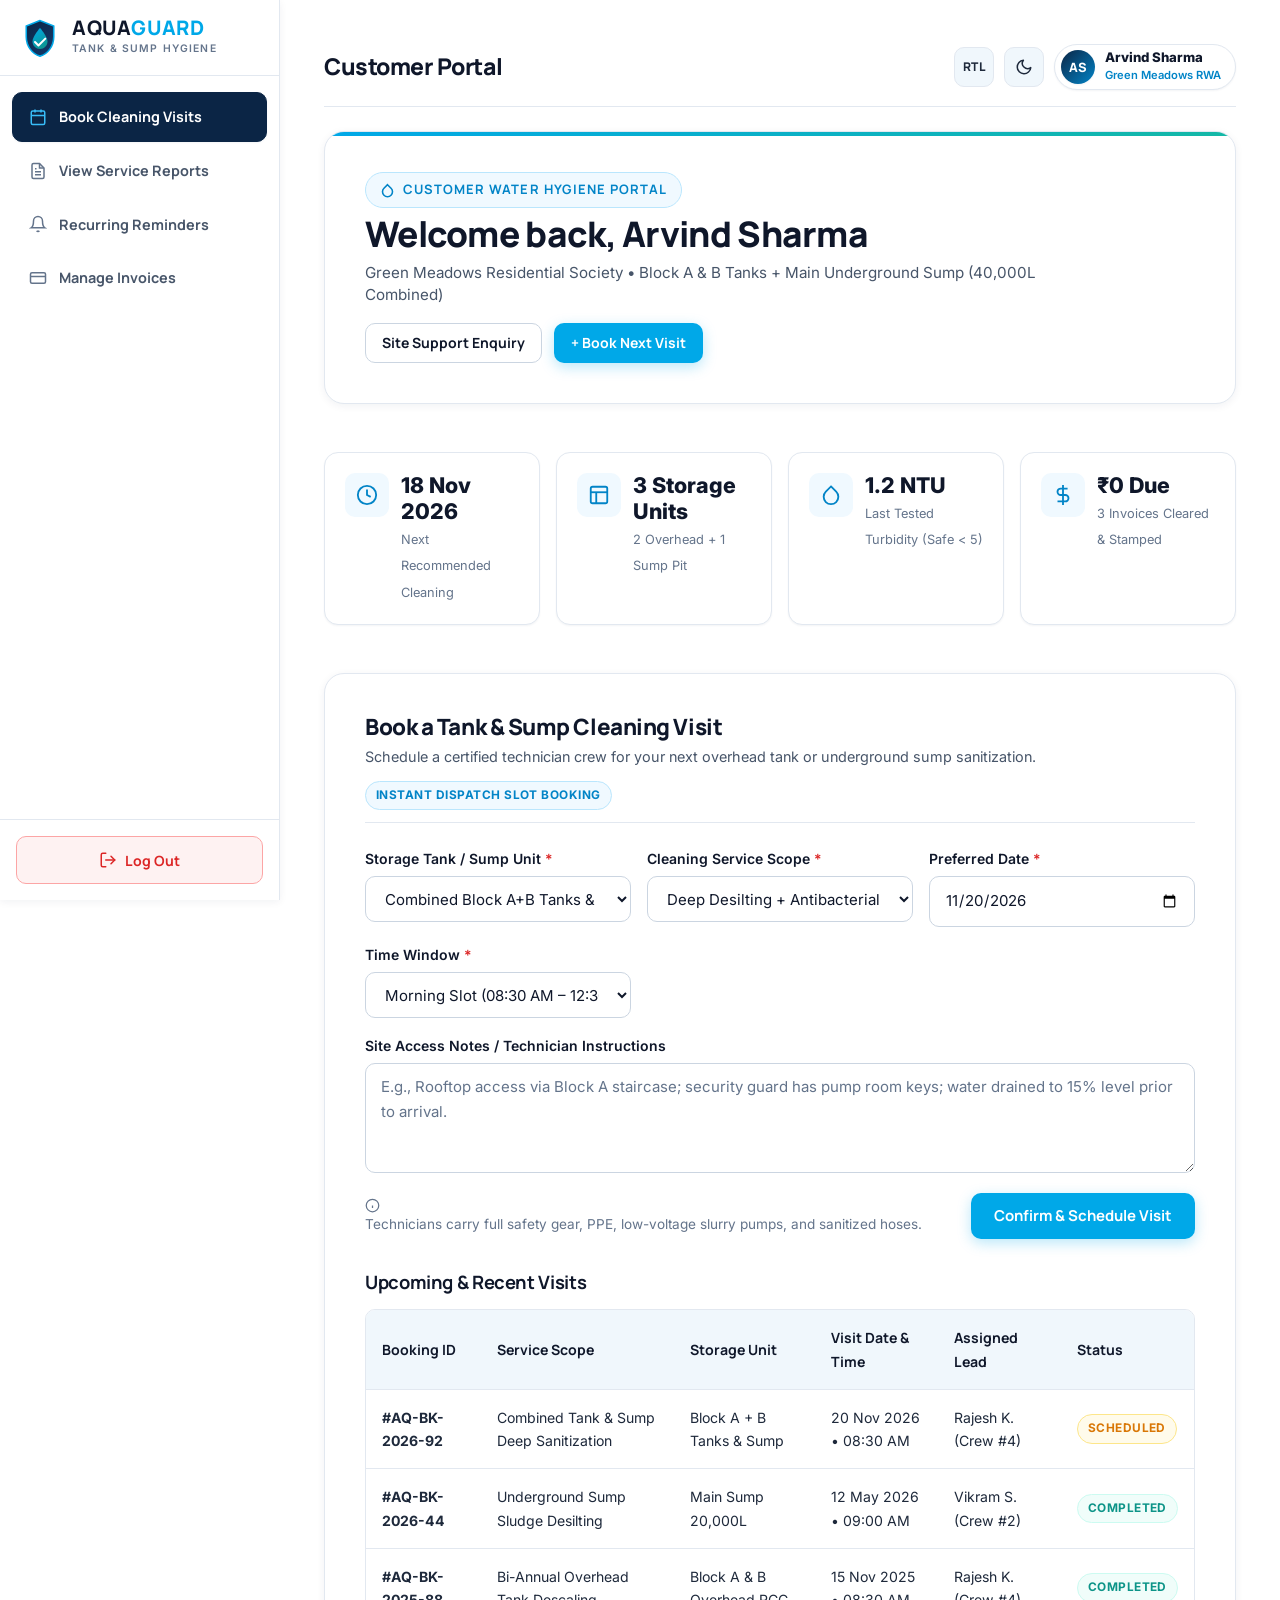
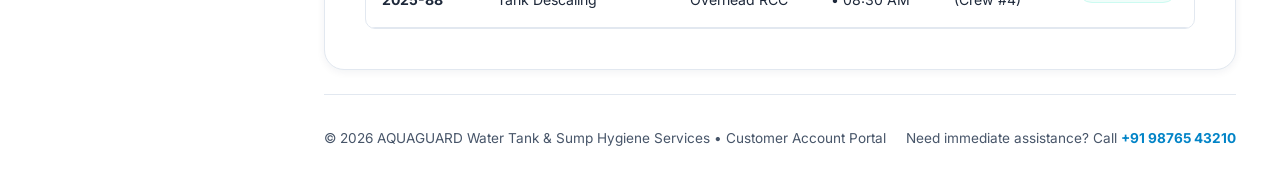
<file: dashboard.html>
﻿<!DOCTYPE html>
<html lang="en" data-theme="light">
<head>
  <meta charset="UTF-8">
  <meta name="viewport" content="width=device-width, initial-scale=1.0">
  <title>Customer Dashboard &mdash; AQUAGUARD Water Tank &amp; Sump Hygiene</title>
  <meta name="description" content="Manage water storage tank cleaning visits, view hygiene inspection reports, set recurring 6-month service reminders, and access invoices in the AQUAGUARD customer portal.">
  <link rel="icon" type="image/svg+xml" href="assets/icons/favicon.svg">
  <link rel="preconnect" href="https://fonts.googleapis.com">
  <link rel="preconnect" href="https://fonts.gstatic.com" crossorigin>
  <link href="https://fonts.googleapis.com/css2?family=Inter:wght@400;500;600;700&amp;family=Manrope:wght@600;700;800&amp;display=swap" rel="stylesheet">
  <link rel="stylesheet" href="css/styles.css">
  <script>
    (function() {
      try {
        var savedTheme = localStorage.getItem('aquaguard_theme');
        if (savedTheme === 'dark' || (!savedTheme && window.matchMedia('(prefers-color-scheme: dark)').matches)) {
          document.documentElement.setAttribute('data-theme', 'dark');
        }
        var savedDir = localStorage.getItem('aquaguard_dir');
        if (savedDir === 'rtl') {
          document.documentElement.setAttribute('dir', 'rtl');
        }
      } catch (e) {}
    })();
  </script>
</head>
<body class="dash-body">
  <a href="#dash-main" class="skip-link">Skip to dashboard content</a>

  <!-- MOBILE / TABLET TOPBAR (Visible only <= 1024px) -->
  <header class="dash-topbar" aria-label="Mobile Dashboard Header">
    <a href="index.html" class="navbar__brand" aria-label="AQUAGUARD Home">
      <img src="assets/icons/favicon.svg" alt="" class="navbar__brand-mark" width="40" height="40">
      <div class="navbar__brand-text">
        <span class="navbar__brand-title">AQUA<span>GUARD</span></span>
        <span class="navbar__brand-sub">Tank &amp; Sump Hygiene</span>
      </div>
    </a>
    <button type="button" class="navbar__hamburger" id="dashMobileToggle" aria-label="Open navigation sidebar" aria-expanded="false">
      <svg width="22" height="22" viewBox="0 0 24 24" fill="none" stroke="currentColor" stroke-width="2.2" stroke-linecap="round">
        <line x1="3" y1="6" x2="21" y2="6"/><line x1="3" y1="12" x2="21" y2="12"/><line x1="3" y1="18" x2="21" y2="18"/>
      </svg>
    </button>
  </header>

  <!-- DASHBOARD APPLICATION LAYOUT -->
  <div class="dash-app-layout">
    
    <!-- DASHBOARD MOBILE BACKDROP -->
    <div class="dash-sidebar-backdrop" id="dashBackdrop" aria-hidden="true"></div>

    <!-- LEFT SIDE-MENU FROM TOP TO BOTTOM -->
    <aside class="dash-sidebar" id="dashSidebar" aria-label="Customer Dashboard Navigation">
      
      <!-- BRANDNAME RETAINED AT TOP-LEFT IN SAME POSITION -->
      <div class="dash-sidebar__header">
        <a href="index.html" class="navbar__brand" aria-label="AQUAGUARD Home">
          <img src="assets/icons/favicon.svg" alt="" class="navbar__brand-mark" width="40" height="40">
          <div class="navbar__brand-text">
            <span class="navbar__brand-title">AQUA<span>GUARD</span></span>
            <span class="navbar__brand-sub">Tank &amp; Sump Hygiene</span>
          </div>
        </a>
        <button type="button" class="dash-sidebar-close" id="dashSidebarClose" aria-label="Close sidebar menu">&times;</button>
      </div>

      <!-- SIDEBAR MENUS -->
      <nav class="dash-sidebar__nav" aria-label="Dashboard Tabs">
        <button type="button" class="dash-nav-link is-active" data-dash-tab="booking" aria-selected="true">
          <svg width="18" height="18" viewBox="0 0 24 24" fill="none" stroke="currentColor" stroke-width="2"><rect x="3" y="4" width="18" height="18" rx="2" ry="2"/><line x1="16" y1="2" x2="16" y2="6"/><line x1="8" y1="2" x2="8" y2="6"/><line x1="3" y1="10" x2="21" y2="10"/></svg>
          <span>Book Cleaning Visits</span>
        </button>

        <button type="button" class="dash-nav-link" data-dash-tab="reports" aria-selected="false">
          <svg width="18" height="18" viewBox="0 0 24 24" fill="none" stroke="currentColor" stroke-width="2"><path d="M14 2H6a2 2 0 0 0-2 2v16a2 2 0 0 0 2 2h12a2 2 0 0 0 2-2V8z"/><polyline points="14 2 14 8 20 8"/><line x1="16" y1="13" x2="8" y2="13"/><line x1="16" y1="17" x2="8" y2="17"/><polyline points="10 9 9 9 8 9"/></svg>
          <span>View Service Reports</span>
        </button>

        <button type="button" class="dash-nav-link" data-dash-tab="reminders" aria-selected="false">
          <svg width="18" height="18" viewBox="0 0 24 24" fill="none" stroke="currentColor" stroke-width="2"><path d="M18 8A6 6 0 0 0 6 8c0 7-3 9-3 9h18s-3-2-3-9"/><path d="M13.73 21a2 2 0 0 1-3.46 0"/></svg>
          <span>Recurring Reminders</span>
        </button>

        <button type="button" class="dash-nav-link" data-dash-tab="invoices" aria-selected="false">
          <svg width="18" height="18" viewBox="0 0 24 24" fill="none" stroke="currentColor" stroke-width="2"><rect x="2" y="5" width="20" height="14" rx="2"/><line x1="2" y1="10" x2="22" y2="10"/></svg>
          <span>Manage Invoices</span>
        </button>
      </nav>

      <!-- SIDEBAR FOOTER WITH LOGOUT BUTTON -->
      <div class="dash-sidebar__footer">
        <!-- LOGOUT BUTTON -->
        <button type="button" class="dash-logout-btn" id="dashLogoutBtn" aria-label="Sign out of customer session">
          <svg width="18" height="18" viewBox="0 0 24 24" fill="none" stroke="currentColor" stroke-width="2" stroke-linecap="round" stroke-linejoin="round">
            <path d="M9 21H5a2 2 0 0 1-2-2V5a2 2 0 0 1 2-2h4"/>
            <polyline points="16 17 21 12 16 7"/>
            <line x1="21" y1="12" x2="9" y2="12"/>
          </svg>
          <span>Log Out</span>
        </button>
      </div>

    </aside>

    <!-- MAIN DASHBOARD CONTENT AREA -->
    <main class="dash-main-area" id="dash-main">

      <!-- DASHBOARD TOP HEADER WITH TOP-RIGHT PROFILE, RTL & THEME CONTROLS -->
      <header class="dash-header" aria-label="Dashboard Controls and User Session">
        <div class="dash-header__title">
          <h2>Customer Portal</h2>
        </div>
        <div class="dash-header__actions">
          <!-- RTL Toggle Button -->
          <button type="button" class="icon-btn rtl-toggle-btn" data-rtl-toggle aria-label="Toggle RTL layout" aria-pressed="false" title="Toggle RTL / LTR">RTL</button>

          <!-- Theme Toggle Button -->
          <button type="button" class="icon-btn" data-theme-toggle aria-label="Switch theme" aria-pressed="false" title="Toggle Light/Dark Theme">
            <svg class="theme-toggle__sun" width="18" height="18" viewBox="0 0 24 24" fill="none" stroke="currentColor" stroke-width="2" stroke-linecap="round" stroke-linejoin="round">
              <circle cx="12" cy="12" r="5"/><line x1="12" y1="1" x2="12" y2="3"/><line x1="12" y1="21" x2="12" y2="23"/><line x1="4.22" y1="4.22" x2="5.64" y2="5.64"/><line x1="18.36" y1="18.36" x2="19.78" y2="19.78"/><line x1="1" y1="12" x2="3" y2="12"/><line x1="21" y1="12" x2="23" y2="12"/><line x1="4.22" y1="19.78" x2="5.64" y2="18.36"/><line x1="18.36" y1="5.64" x2="19.78" y2="4.22"/>
            </svg>
            <svg class="theme-toggle__moon" width="18" height="18" viewBox="0 0 24 24" fill="none" stroke="currentColor" stroke-width="2" stroke-linecap="round" stroke-linejoin="round">
              <path d="M21 12.79A9 9 0 1 1 11.21 3 7 7 0 0 0 21 12.79z"/>
            </svg>
          </button>

          <!-- Customer Profile Chip at Top-Right Corner -->
          <div class="dash-profile-chip" aria-label="Customer Profile Summary">
            <div class="dash-avatar">AS</div>
            <div class="dash-user-meta">
              <strong>Arvind Sharma</strong>
              <span>Green Meadows RWA</span>
            </div>
          </div>
        </div>
      </header>

      <!-- DASHBOARD HERO BANNER (Crisp contrast in Light & Dark Mode) -->
      <section class="dashboard-hero" aria-label="Customer Profile Summary">
        <div style="display: flex; flex-wrap: wrap; justify-content: space-between; align-items: center; gap: 1rem; width: 100%;">
          <div>
            <div class="eyebrow" style="margin-bottom: 0.35rem;">
              <svg width="15" height="15" viewBox="0 0 24 24" fill="none" stroke="currentColor" stroke-width="2.5"><path d="M12 2.69l5.66 5.66a8 8 0 1 1-11.31 0z"/></svg>
              <span>Customer Water Hygiene Portal</span>
            </div>
            <h1>Welcome back, Arvind Sharma</h1>
            <p>Green Meadows Residential Society &bull; Block A &amp; B Tanks + Main Underground Sump (40,000L Combined)</p>
          </div>
          <div style="display: flex; gap: 0.75rem; flex-wrap: wrap;">
            <a href="contact.html" class="btn btn--secondary btn--sm">Site Support Enquiry</a>
            <button type="button" class="btn btn--primary btn--sm" data-dash-tab="booking" onclick="document.querySelector('[data-dash-tab=\'booking\']').click();">
              + Book Next Visit
            </button>
          </div>
        </div>
      </section>

      <!-- STATS OVERVIEW CARDS (2 Cards per row on tablet & last odd card in center) -->
      <div class="dashboard-stats-grid" role="region" aria-label="Water Hygiene Key Metrics">
        <div class="dashboard-stat-card">
          <div class="dashboard-stat-icon" aria-hidden="true">
            <svg width="22" height="22" viewBox="0 0 24 24" fill="none" stroke="currentColor" stroke-width="2"><circle cx="12" cy="12" r="10"/><polyline points="12 6 12 12 16 14"/></svg>
          </div>
          <div class="dashboard-stat-info">
            <strong>18 Nov 2026</strong>
            <span>Next Recommended Cleaning</span>
          </div>
        </div>

        <div class="dashboard-stat-card">
          <div class="dashboard-stat-icon" aria-hidden="true">
            <svg width="22" height="22" viewBox="0 0 24 24" fill="none" stroke="currentColor" stroke-width="2"><rect x="3" y="3" width="18" height="18" rx="2"/><line x1="3" y1="9" x2="21" y2="9"/><line x1="9" y1="21" x2="9" y2="9"/></svg>
          </div>
          <div class="dashboard-stat-info">
            <strong>3 Storage Units</strong>
            <span>2 Overhead + 1 Sump Pit</span>
          </div>
        </div>

        <div class="dashboard-stat-card">
          <div class="dashboard-stat-icon" aria-hidden="true">
            <svg width="22" height="22" viewBox="0 0 24 24" fill="none" stroke="currentColor" stroke-width="2"><path d="M12 2.69l5.66 5.66a8 8 0 1 1-11.31 0z"/></svg>
          </div>
          <div class="dashboard-stat-info">
            <strong>1.2 NTU</strong>
            <span>Last Tested Turbidity (Safe &lt; 5)</span>
          </div>
        </div>

        <div class="dashboard-stat-card">
          <div class="dashboard-stat-icon" aria-hidden="true">
            <svg width="22" height="22" viewBox="0 0 24 24" fill="none" stroke="currentColor" stroke-width="2"><line x1="12" y1="1" x2="12" y2="23"/><path d="M17 5H9.5a3.5 3.5 0 0 0 0 7h5a3.5 3.5 0 0 1 0 7H6"/></svg>
          </div>
          <div class="dashboard-stat-info">
            <strong>&#8377;0 Due</strong>
            <span>3 Invoices Cleared &amp; Stamped</span>
          </div>
        </div>
      </div>

      <!-- TAB 1: BOOK CLEANING VISITS -->
      <section class="dashboard-panel is-active" data-dash-panel="booking" aria-labelledby="bookingTabHeading">
        <div class="dashboard-panel-header">
          <div>
            <h2 id="bookingTabHeading" style="font-size: 1.4rem; margin-bottom: 4px;">Book a Tank &amp; Sump Cleaning Visit</h2>
            <p style="font-size: 0.9rem; color: var(--text-secondary); margin: 0;">Schedule a certified technician crew for your next overhead tank or underground sump sanitization.</p>
          </div>
          <span class="status-badge status-badge--info">Instant Dispatch Slot Booking</span>
        </div>

        <div id="dashBookingAlert" class="alert alert--success" style="display:none; margin-bottom: var(--space-5);"></div>

        <form id="dashBookingForm" novalidate>
          <div style="display: grid; grid-template-columns: repeat(auto-fit, minmax(260px, 1fr)); gap: var(--space-4);">
            <div class="form-group">
              <label for="dashTankSelect" class="form-label">Storage Tank / Sump Unit <span class="required" aria-hidden="true">*</span></label>
              <select id="dashTankSelect" name="dashTankSelect" class="form-control" required>
                <option value="Overhead Tank - Block A (10,000L)">Overhead Tank &mdash; Block A (10,000L RCC)</option>
                <option value="Overhead Tank - Block B (10,000L)">Overhead Tank &mdash; Block B (10,000L RCC)</option>
                <option value="Underground Main Sump (20,000L)">Underground Main Sump (20,000L RCC)</option>
                <option value="Combined Block A+B Tanks &amp; Sump" selected>Combined Block A+B Tanks &amp; Sump (40,000L Total)</option>
              </select>
            </div>

            <div class="form-group">
              <label for="dashServicePackage" class="form-label">Cleaning Service Scope <span class="required" aria-hidden="true">*</span></label>
              <select id="dashServicePackage" name="dashServicePackage" class="form-control" required>
                <option value="Standard 6-Stage Mechanised Cleaning">Standard 6-Stage Mechanised Cleaning</option>
                <option value="Deep Desilting + Antibacterial UV Mist" selected>Deep Desilting + Antibacterial UV Mist (Recommended)</option>
                <option value="Annual Maintenance Contract (AMC) Cycle Visit">Annual Maintenance Contract (AMC) Cycle Visit</option>
              </select>
            </div>

            <div class="form-group">
              <label for="dashDateSelect" class="form-label">Preferred Date <span class="required" aria-hidden="true">*</span></label>
              <input type="date" id="dashDateSelect" name="dashDateSelect" class="form-control" value="2026-11-20" required>
            </div>

            <div class="form-group">
              <label for="dashSlotSelect" class="form-label">Time Window <span class="required" aria-hidden="true">*</span></label>
              <select id="dashSlotSelect" name="dashSlotSelect" class="form-control" required>
                <option value="Morning Slot (08:30 AM - 12:30 PM)" selected>Morning Slot (08:30 AM &ndash; 12:30 PM)</option>
                <option value="Afternoon Slot (01:00 PM - 05:00 PM)">Afternoon Slot (01:00 PM &ndash; 05:00 PM)</option>
                <option value="Weekend Priority Slot (09:00 AM - 01:00 PM)">Weekend Priority Slot (09:00 AM &ndash; 01:00 PM)</option>
              </select>
            </div>
          </div>

          <div class="form-group" style="margin-top: var(--space-4);">
            <label for="dashNotes" class="form-label">Site Access Notes / Technician Instructions</label>
            <textarea id="dashNotes" name="dashNotes" class="form-control" rows="3" placeholder="E.g., Rooftop access via Block A staircase; security guard has pump room keys; water drained to 15% level prior to arrival."></textarea>
          </div>

          <div style="margin-top: var(--space-5); display: flex; align-items: center; justify-content: space-between; flex-wrap: wrap; gap: 1rem;">
            <p style="font-size: 0.85rem; color: var(--text-muted); margin: 0;">
              <svg width="15" height="15" viewBox="0 0 24 24" fill="none" stroke="currentColor" stroke-width="2" style="vertical-align:text-bottom;"><circle cx="12" cy="12" r="10"/><line x1="12" y1="16" x2="12" y2="12"/><line x1="12" y1="8" x2="12.01" y2="8"/></svg>
              Technicians carry full safety gear, PPE, low-voltage slurry pumps, and sanitized hoses.
            </p>
            <button type="submit" class="btn btn--primary">Confirm &amp; Schedule Visit</button>
          </div>
        </form>

        <!-- SCHEDULED VISITS LIST -->
        <div style="margin-top: var(--space-8);">
          <h3 style="font-size: 1.15rem; margin-bottom: var(--space-4);">Upcoming &amp; Recent Visits</h3>
          <div class="dashboard-table-wrap">
            <table class="dashboard-table">
              <thead>
                <tr>
                  <th>Booking ID</th>
                  <th>Service Scope</th>
                  <th>Storage Unit</th>
                  <th>Visit Date &amp; Time</th>
                  <th>Assigned Lead</th>
                  <th>Status</th>
                </tr>
              </thead>
              <tbody>
                <tr>
                  <td><strong>#AQ-BK-2026-92</strong></td>
                  <td>Combined Tank &amp; Sump Deep Sanitization</td>
                  <td>Block A + B Tanks &amp; Sump</td>
                  <td>20 Nov 2026 &bull; 08:30 AM</td>
                  <td>Rajesh K. (Crew #4)</td>
                  <td><span class="status-badge status-badge--pending">Scheduled</span></td>
                </tr>
                <tr>
                  <td><strong>#AQ-BK-2026-44</strong></td>
                  <td>Underground Sump Sludge Desilting</td>
                  <td>Main Sump 20,000L</td>
                  <td>12 May 2026 &bull; 09:00 AM</td>
                  <td>Vikram S. (Crew #2)</td>
                  <td><span class="status-badge status-badge--success">Completed</span></td>
                </tr>
                <tr>
                  <td><strong>#AQ-BK-2025-88</strong></td>
                  <td>Bi-Annual Overhead Tank Descaling</td>
                  <td>Block A &amp; B Overhead RCC</td>
                  <td>15 Nov 2025 &bull; 08:30 AM</td>
                  <td>Rajesh K. (Crew #4)</td>
                  <td><span class="status-badge status-badge--success">Completed</span></td>
                </tr>
              </tbody>
            </table>
          </div>
        </div>
      </section>

      <!-- TAB 2: VIEW SERVICE REPORTS -->
      <section class="dashboard-panel" data-dash-panel="reports" aria-labelledby="reportsTabHeading">
        <div class="dashboard-panel-header">
          <div>
            <h2 id="reportsTabHeading" style="font-size: 1.4rem; margin-bottom: 4px;">Water Tank Inspection &amp; Hygiene Reports</h2>
            <p style="font-size: 0.9rem; color: var(--text-secondary); margin: 0;">Verified service checklists, turbidity test results, before-and-after photo records, and compliance certificates.</p>
          </div>
          <span class="status-badge status-badge--success">Audited Hygiene Records</span>
        </div>

        <div class="report-card-grid">
          <!-- Report Card 1 -->
          <article class="report-card">
            <div class="report-card-header">
              <div>
                <span class="status-badge status-badge--success" style="margin-bottom: 6px;">Certified Clean</span>
                <h3 style="font-size: 1.15rem; margin-bottom: 3px;">Block A &amp; B Overhead Tanks</h3>
                <p style="font-size: 0.84rem; color: var(--text-secondary); margin: 0;">Service Ref: <strong>RPT-2026-05-12A</strong> &bull; Completed 12 May 2026</p>
              </div>
              <button type="button" class="btn btn--outline btn--sm" data-view-report="Block A &amp; B Overhead RCC Tanks (May 2026)">
                View Checklist
              </button>
            </div>

            <div class="report-metric-row">
              <div>
                <span style="font-size: 0.75rem; color: var(--text-muted); text-transform: uppercase; font-weight:700;">Sludge / Sediment</span>
                <p style="margin: 3px 0 0; font-size: 0.95rem; font-weight: 700; color: var(--text-heading);">4.5 cm &rarr; <span style="color:var(--color-teal-600);">0.0 cm (Cleared)</span></p>
              </div>
              <div>
                <span style="font-size: 0.75rem; color: var(--text-muted); text-transform: uppercase; font-weight:700;">Post-Clean Turbidity</span>
                <p style="margin: 3px 0 0; font-size: 0.95rem; font-weight: 700; color: var(--text-heading);">1.1 NTU <span style="font-size:0.75rem; color:var(--color-teal-600);">(Potable standard)</span></p>
              </div>
            </div>

            <div class="report-metric-row">
              <div>
                <span style="font-size: 0.75rem; color: var(--text-muted); text-transform: uppercase; font-weight:700;">Sanitizer Applied</span>
                <p style="margin: 3px 0 0; font-size: 0.88rem; color: var(--text-heading);">Food-grade antibacterial mist (food-safe)</p>
              </div>
              <div>
                <span style="font-size: 0.75rem; color: var(--text-muted); text-transform: uppercase; font-weight:700;">Lead Auditor</span>
                <p style="margin: 3px 0 0; font-size: 0.88rem; color: var(--text-heading);">Rajesh K. (#AQ-408)</p>
              </div>
            </div>

            <div style="display: flex; gap: 0.5rem; margin-top: auto; padding-top: 0.5rem;">
              <button type="button" class="btn btn--secondary btn--sm" style="flex: 1;" data-download-invoice="RPT-2026-05-12A">
                <svg width="15" height="15" viewBox="0 0 24 24" fill="none" stroke="currentColor" stroke-width="2" style="vertical-align:text-bottom; margin-right:4px;"><path d="M21 15v4a2 2 0 0 1-2 2H5a2 2 0 0 1-2-2v-4"/><polyline points="7 10 12 15 17 10"/><line x1="12" y1="15" x2="12" y2="3"/></svg>
                Download PDF Report
              </button>
            </div>
          </article>

          <!-- Report Card 2 -->
          <article class="report-card">
            <div class="report-card-header">
              <div>
                <span class="status-badge status-badge--success" style="margin-bottom: 6px;">Certified Clean</span>
                <h3 style="font-size: 1.15rem; margin-bottom: 3px;">Main Underground Sump (20kL)</h3>
                <p style="font-size: 0.84rem; color: var(--text-secondary); margin: 0;">Service Ref: <strong>RPT-2025-11-15S</strong> &bull; Completed 15 Nov 2025</p>
              </div>
              <button type="button" class="btn btn--outline btn--sm" data-view-report="Underground Main Sump 20kL (Nov 2025)">
                View Checklist
              </button>
            </div>

            <div class="report-metric-row">
              <div>
                <span style="font-size: 0.75rem; color: var(--text-muted); text-transform: uppercase; font-weight:700;">Silt &amp; Sludge Depth</span>
                <p style="margin: 3px 0 0; font-size: 0.95rem; font-weight: 700; color: var(--text-heading);">6.8 cm &rarr; <span style="color:var(--color-teal-600);">0.0 cm (Extracted)</span></p>
              </div>
              <div>
                <span style="font-size: 0.75rem; color: var(--text-muted); text-transform: uppercase; font-weight:700;">Post-Clean Turbidity</span>
                <p style="margin: 3px 0 0; font-size: 0.95rem; font-weight: 700; color: var(--text-heading);">1.4 NTU <span style="font-size:0.75rem; color:var(--color-teal-600);">(Compliant)</span></p>
              </div>
            </div>

            <div class="report-metric-row">
              <div>
                <span style="font-size: 0.75rem; color: var(--text-muted); text-transform: uppercase; font-weight:700;">Extraction Method</span>
                <p style="margin: 3px 0 0; font-size: 0.88rem; color: var(--text-heading);">Submersible dewatering &amp; sludge slurry pump</p>
              </div>
              <div>
                <span style="font-size: 0.75rem; color: var(--text-muted); text-transform: uppercase; font-weight:700;">Lead Auditor</span>
                <p style="margin: 3px 0 0; font-size: 0.88rem; color: var(--text-heading);">Vikram S. (#AQ-214)</p>
              </div>
            </div>

            <div style="display: flex; gap: 0.5rem; margin-top: auto; padding-top: 0.5rem;">
              <button type="button" class="btn btn--secondary btn--sm" style="flex: 1;" data-download-invoice="RPT-2025-11-15S">
                <svg width="15" height="15" viewBox="0 0 24 24" fill="none" stroke="currentColor" stroke-width="2" style="vertical-align:text-bottom; margin-right:4px;"><path d="M21 15v4a2 2 0 0 1-2 2H5a2 2 0 0 1-2-2v-4"/><polyline points="7 10 12 15 17 10"/><line x1="12" y1="15" x2="12" y2="3"/></svg>
                Download PDF Report
              </button>
            </div>
          </article>
        </div>
      </section>

      <!-- TAB 3: SET RECURRING REMINDERS -->
      <section class="dashboard-panel" data-dash-panel="reminders" aria-labelledby="remindersTabHeading">
        <div class="dashboard-panel-header">
          <div>
            <h2 id="remindersTabHeading" style="font-size: 1.4rem; margin-bottom: 4px;">Recurring Water Hygiene Reminders</h2>
            <p style="font-size: 0.9rem; color: var(--text-secondary); margin: 0;">Configure automated alerts so your overhead tanks and sumps are consistently serviced within healthy bi-annual cycles.</p>
          </div>
          <span class="status-badge status-badge--info">Bi-Annual Cycle Active</span>
        </div>

        <div id="dashReminderAlert" class="alert alert--success" style="display:none; margin-bottom: var(--space-5);"></div>

        <form id="dashReminderForm" novalidate>
          <div class="reminder-toggle-card">
            <div>
              <strong style="font-size: 1.05rem; display:block; margin-bottom: 4px; color: var(--text-heading);">6-Month Routine Overhead Tank Cleaning Alert</strong>
              <p style="font-size: 0.88rem; color: var(--text-secondary); margin: 0;">Notifies RWA office and maintenance staff when 180 days have passed since the previous descaling.</p>
            </div>
            <label style="display: inline-flex; align-items: center; gap: 8px; cursor: pointer; font-weight: 700; color: var(--color-teal-600);">
              <input type="checkbox" name="remindOverhead" checked style="width: 18px; height: 18px; accent-color: var(--color-aqua-500);">
              Enabled
            </label>
          </div>

          <div class="reminder-toggle-card">
            <div>
              <strong style="font-size: 1.05rem; display:block; margin-bottom: 4px; color: var(--text-heading);">Pre-Monsoon Underground Sump Desilting Reminder</strong>
              <p style="font-size: 0.88rem; color: var(--text-secondary); margin: 0;">Triggers an inspection alert every May before rainy season runoff introduces silt and turbidity.</p>
            </div>
            <label style="display: inline-flex; align-items: center; gap: 8px; cursor: pointer; font-weight: 700; color: var(--color-teal-600);">
              <input type="checkbox" name="remindSump" checked style="width: 18px; height: 18px; accent-color: var(--color-aqua-500);">
              Enabled
            </label>
          </div>

          <div class="reminder-toggle-card">
            <div>
              <strong style="font-size: 1.05rem; display:block; margin-bottom: 4px; color: var(--text-heading);">Post-Cleaning Water Quality Testing Reminder</strong>
              <p style="font-size: 0.88rem; color: var(--text-secondary); margin: 0;">Prompts scheduled turbidity and total dissolved solids (TDS) check 30 days after sanitization.</p>
            </div>
            <label style="display: inline-flex; align-items: center; gap: 8px; cursor: pointer; font-weight: 700; color: var(--color-teal-600);">
              <input type="checkbox" name="remindQuality" checked style="width: 18px; height: 18px; accent-color: var(--color-aqua-500);">
              Enabled
            </label>
          </div>

          <div style="display: grid; grid-template-columns: repeat(auto-fit, minmax(260px, 1fr)); gap: var(--space-4); margin-top: var(--space-5);">
            <div class="form-group">
              <label for="reminderChannels" class="form-label">Alert Channels</label>
              <select id="reminderChannels" name="reminderChannels" class="form-control">
                <option value="WhatsApp + Email (Recommended)" selected>WhatsApp + Email (Recommended)</option>
                <option value="WhatsApp + SMS + Email">WhatsApp + SMS + Email</option>
                <option value="Email Only">Email Only</option>
              </select>
            </div>

            <div class="form-group">
              <label for="reminderLeadTime" class="form-label">Advance Notice Timing</label>
              <select id="reminderLeadTime" name="reminderLeadTime" class="form-control">
                <option value="14 Days Before Due Date">14 Days Before Due Date</option>
                <option value="7 Days Before Due Date" selected>7 Days Before Due Date</option>
                <option value="3 Days Before Due Date">3 Days Before Due Date</option>
              </select>
            </div>
          </div>

          <div style="margin-top: var(--space-6); text-align: right;">
            <button type="submit" class="btn btn--primary">Save Reminder Preferences</button>
          </div>
        </form>
      </section>

      <!-- TAB 4: MANAGE INVOICES -->
      <section class="dashboard-panel" data-dash-panel="invoices" aria-labelledby="invoicesTabHeading">
        <div class="dashboard-panel-header">
          <div>
            <h2 id="invoicesTabHeading" style="font-size: 1.4rem; margin-bottom: 4px;">Service Invoices &amp; Receipts</h2>
            <p style="font-size: 0.9rem; color: var(--text-secondary); margin: 0;">Download GST-compliant tax invoices, payment vouchers, and digital job sign-offs.</p>
          </div>
          <span class="status-badge status-badge--success">&#10003; All Invoices Cleared</span>
        </div>

        <div class="dashboard-table-wrap">
          <table class="dashboard-table">
            <thead>
              <tr>
                <th>Invoice #</th>
                <th>Service Scope</th>
                <th>Date</th>
                <th>Amount</th>
                <th>Payment Mode</th>
                <th>Status</th>
                <th>Action</th>
              </tr>
            </thead>
            <tbody>
              <tr>
                <td><strong>INV-2026-089</strong></td>
                <td>Combined Tank &amp; Sump Deep Cleaning (40,000L)</td>
                <td>12 May 2026</td>
                <td><strong>&#8377;4,899</strong></td>
                <td>UPI (Auto-Pay)</td>
                <td><span class="status-badge status-badge--success">Paid</span></td>
                <td>
                  <button type="button" class="btn btn--secondary btn--sm" data-download-invoice="INV-2026-089">
                    Download PDF
                  </button>
                </td>
              </tr>
              <tr>
                <td><strong>INV-2025-412</strong></td>
                <td>High-Pressure Sump Sludge Extraction &amp; Desilting</td>
                <td>15 Nov 2025</td>
                <td><strong>&#8377;2,299</strong></td>
                <td>Net Banking (HDFC)</td>
                <td><span class="status-badge status-badge--success">Paid</span></td>
                <td>
                  <button type="button" class="btn btn--secondary btn--sm" data-download-invoice="INV-2025-412">
                    Download PDF
                  </button>
                </td>
              </tr>
              <tr>
                <td><strong>INV-2025-188</strong></td>
                <td>Bi-Annual Overhead Tank Sanitization &amp; Mist Disinfection</td>
                <td>10 May 2025</td>
                <td><strong>&#8377;1,799</strong></td>
                <td>Credit Card</td>
                <td><span class="status-badge status-badge--success">Paid</span></td>
                <td>
                  <button type="button" class="btn btn--secondary btn--sm" data-download-invoice="INV-2025-188">
                    Download PDF
                  </button>
                </td>
              </tr>
            </tbody>
          </table>
        </div>
      </section>

      <!-- DASHBOARD IN-CONTENT FOOTNOTE -->
      <div style="margin-top: auto; padding-top: var(--space-8); border-top: 1px solid var(--border-subtle); display: flex; flex-wrap: wrap; justify-content: space-between; align-items: center; gap: 1rem; font-size: 0.85rem; color: var(--text-muted);">
        <p style="margin: 0;">&copy; 2026 AQUAGUARD Water Tank &amp; Sump Hygiene Services &bull; Customer Account Portal</p>
        <p style="margin: 0;">Need immediate assistance? Call <a href="tel:+919876543210" style="color:var(--color-aqua-600); font-weight:700;">+91 98765 43210</a></p>
      </div>

    </main>
  </div>

  <script src="js/main.js"></script>
</body>
</html>
</file>
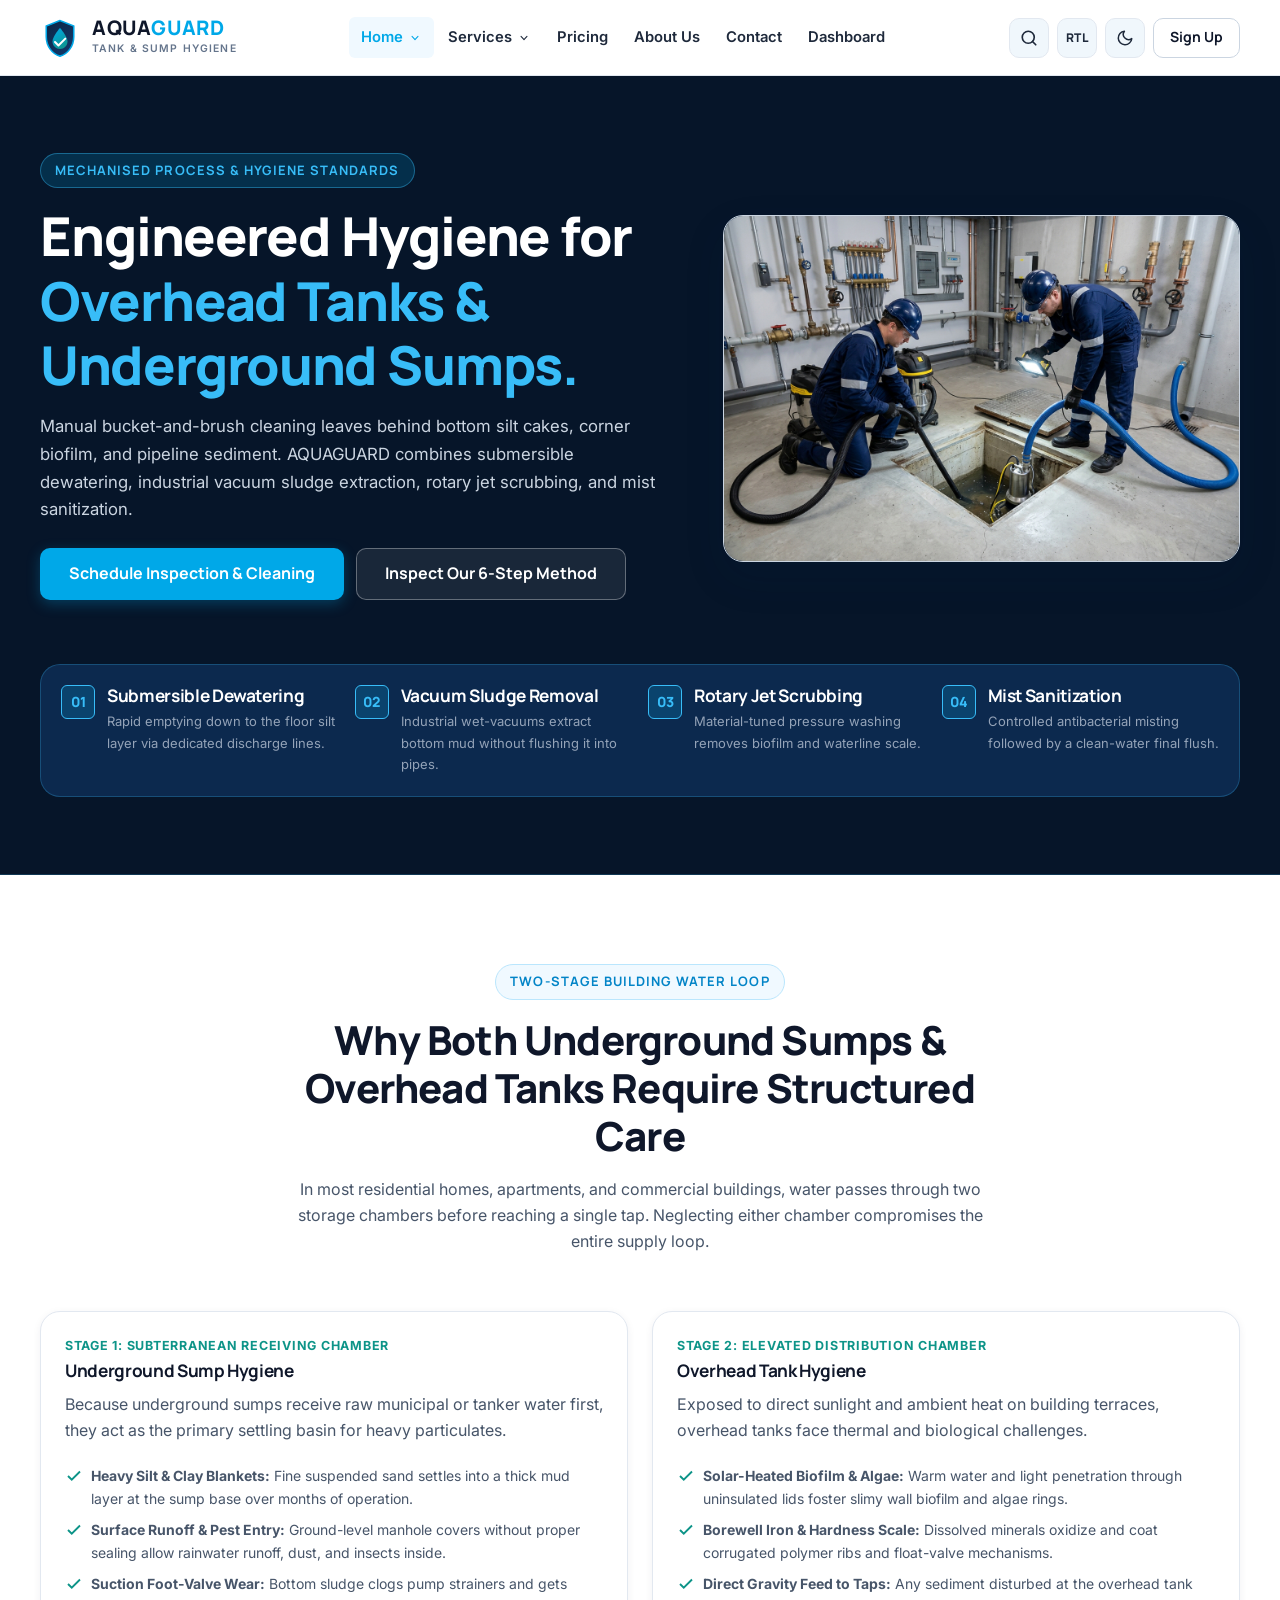
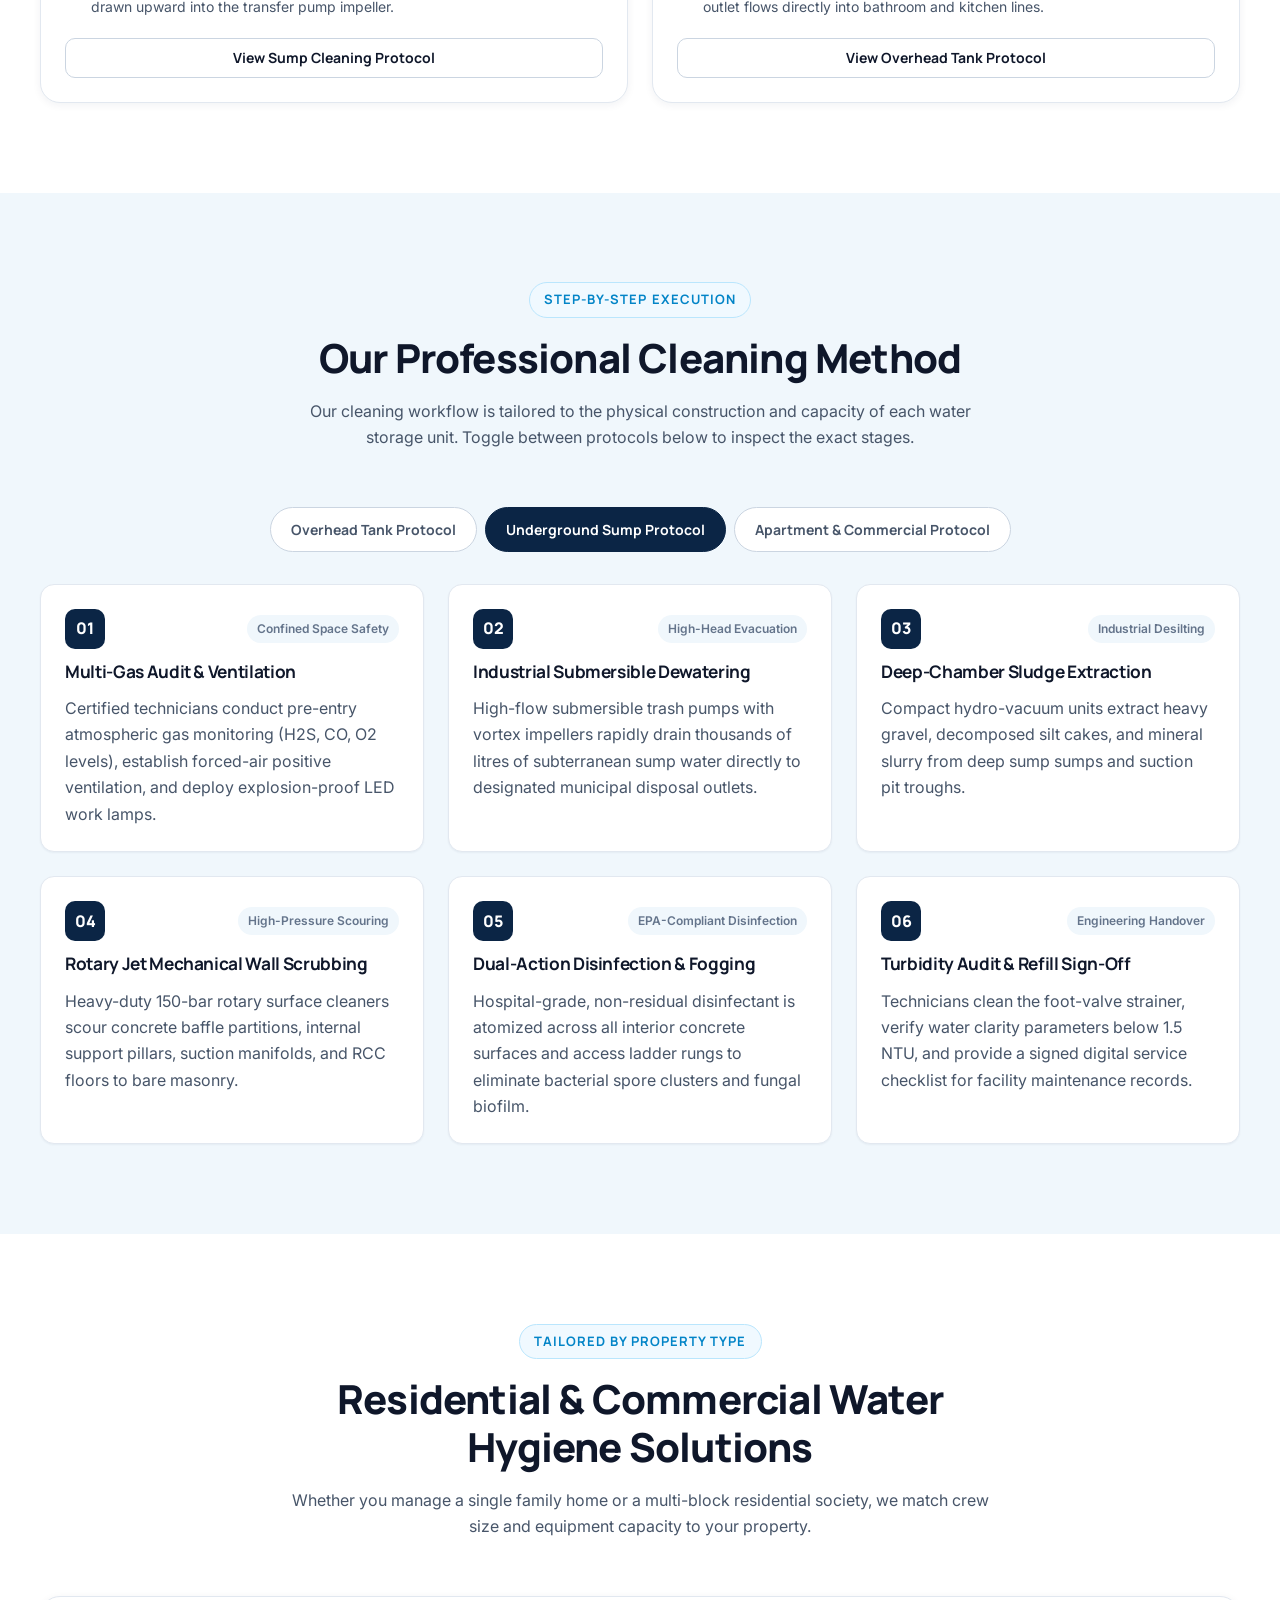
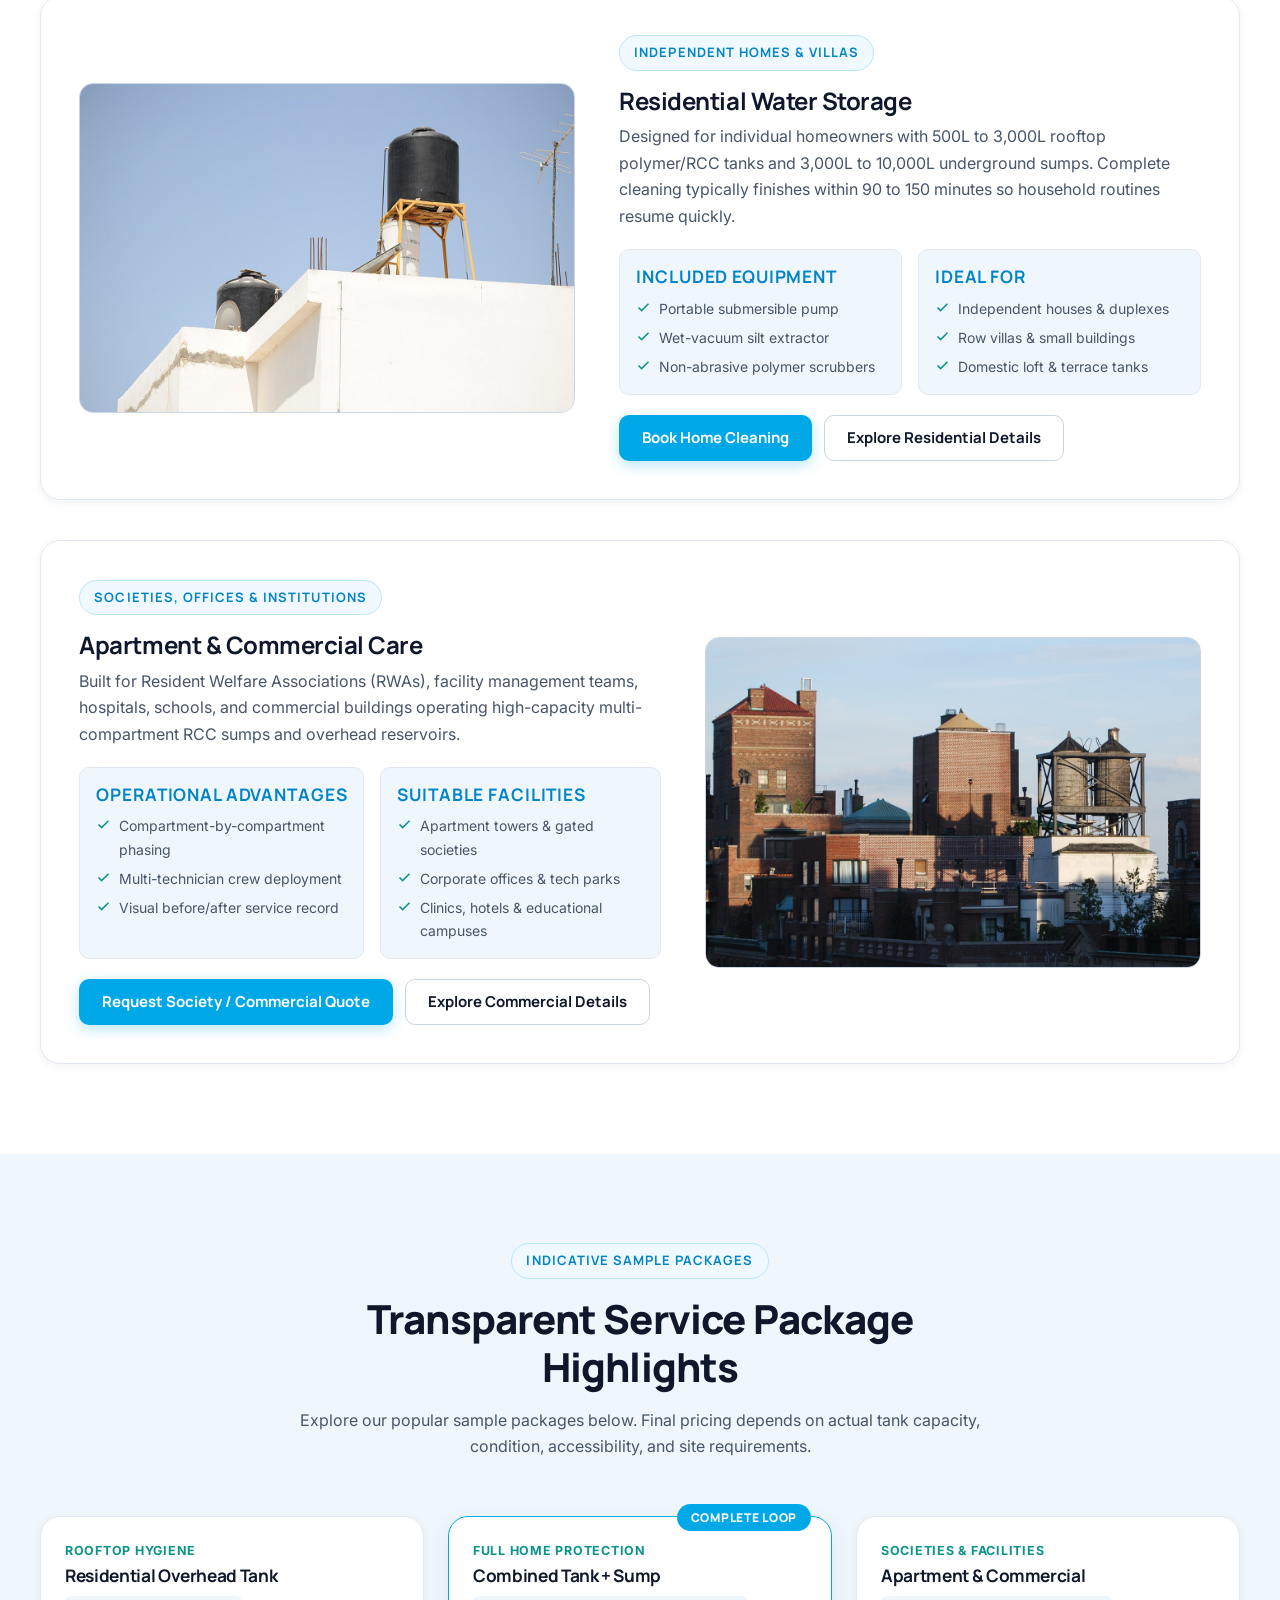
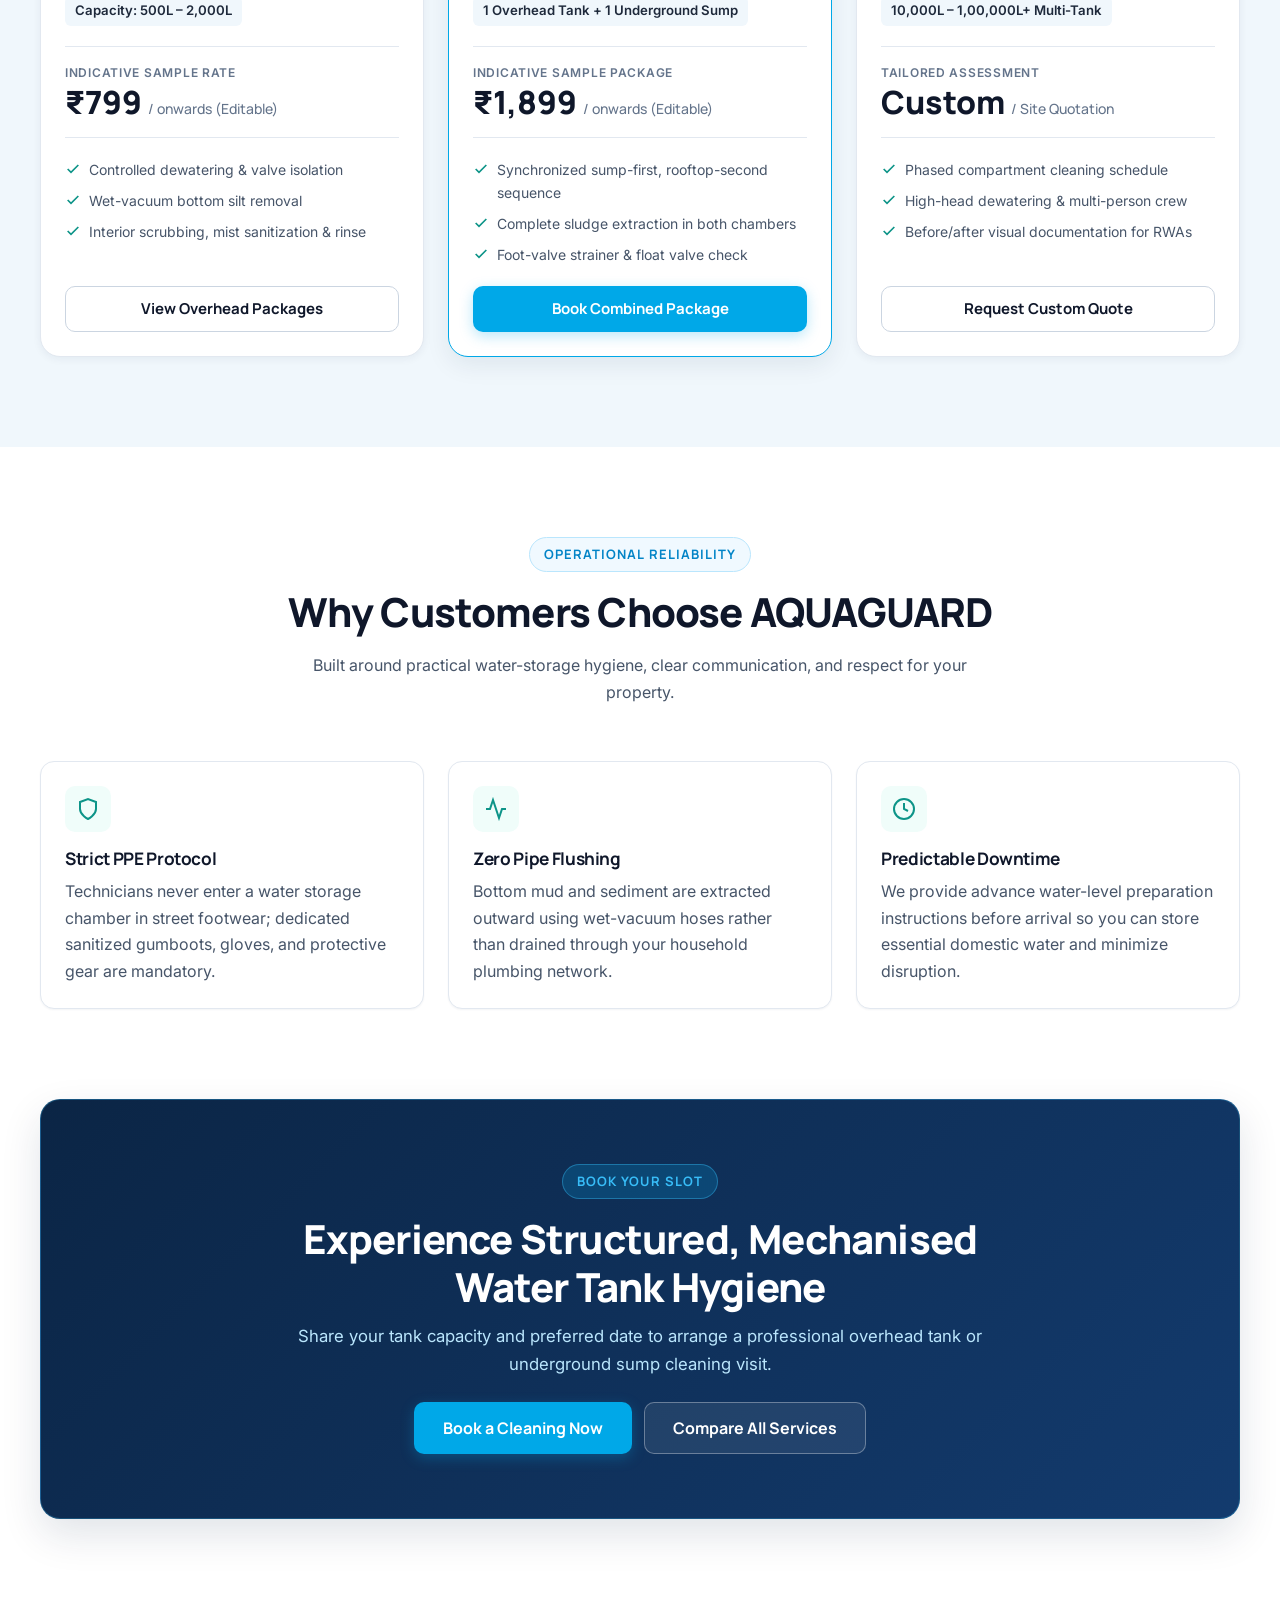
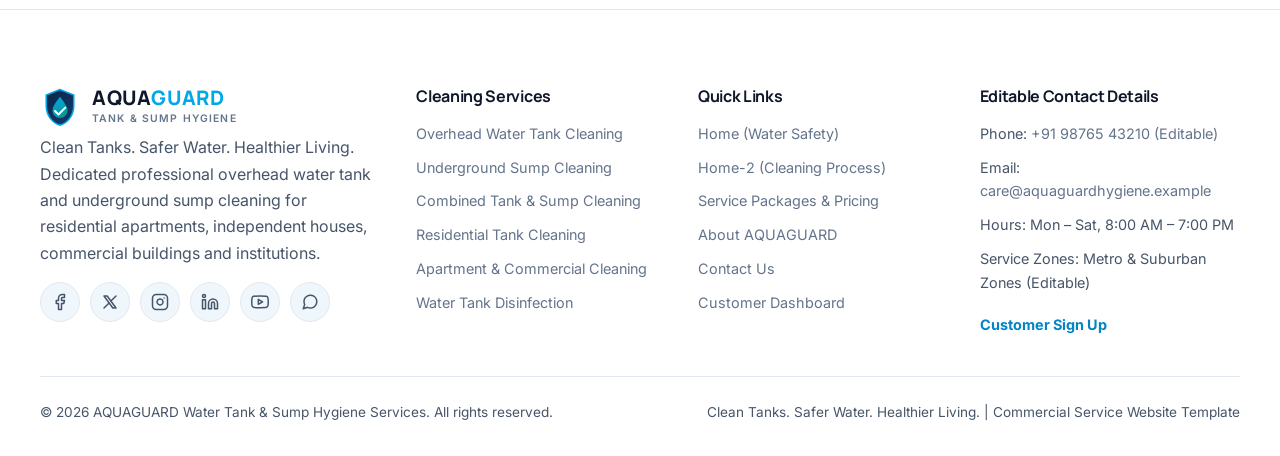
<file: home-2.html>
<!DOCTYPE html>
<html lang="en" data-theme="light">
<head>
  <meta charset="UTF-8">
  <meta name="viewport" content="width=device-width, initial-scale=1.0">
  <title>AQUAGUARD &mdash; Professional Cleaning Process &amp; Water Hygiene Standards (Home-2)</title>
  <meta name="description" content="Explore AQUAGUARD's mechanised 6-stage water tank and underground sump cleaning process, hygiene standards, and residential &amp; commercial service solutions.">
  <link rel="icon" type="image/svg+xml" href="assets/icons/favicon.svg">
  <link rel="preconnect" href="https://fonts.googleapis.com">
  <link rel="preconnect" href="https://fonts.gstatic.com" crossorigin>
  <link href="https://fonts.googleapis.com/css2?family=Inter:wght@400;500;600;700&amp;family=Manrope:wght@600;700;800&amp;display=swap" rel="stylesheet">
  <link rel="stylesheet" href="css/styles.css">
  <script>
    (function() {
      try {
        var savedTheme = localStorage.getItem('aquaguard_theme');
        if (savedTheme === 'dark' || (!savedTheme && window.matchMedia('(prefers-color-scheme: dark)').matches)) {
          document.documentElement.setAttribute('data-theme', 'dark');
        }
        var savedDir = localStorage.getItem('aquaguard_dir');
        if (savedDir === 'rtl') {
          document.documentElement.setAttribute('dir', 'rtl');
        }
      } catch (e) {}
    })();
  </script>
</head>
<body>
  <a href="#main-content" class="skip-link">Skip to main content</a>

  <!-- MANDATORY STICKY NAVBAR -->
  <header class="site-header" id="top">
    <div class="container navbar">
      <a href="index.html" class="navbar__brand" aria-label="AQUAGUARD Home">
        <img src="assets/icons/favicon.svg" alt="" class="navbar__brand-mark" width="40" height="40">
        <div class="navbar__brand-text">
          <span class="navbar__brand-title">AQUA<span>GUARD</span></span>
          <span class="navbar__brand-sub">Tank &amp; Sump Hygiene</span>
        </div>
      </a>

      <nav class="navbar__nav" aria-label="Primary Navigation">
        <!-- Home Dropdown -->
        <div class="nav-item nav-item--dropdown">
          <button type="button" class="nav-link is-active" data-dropdown-trigger aria-expanded="false" aria-haspopup="true">
            <span>Home</span>
            <svg class="nav-link__caret" viewBox="0 0 20 20" fill="currentColor" aria-hidden="true">
              <path fill-rule="evenodd" d="M5.23 7.21a.75.75 0 011.06.02L10 11.168l3.71-3.938a.75.75 0 111.08 1.04l-4.25 4.5a.75.75 0 01-1.08 0l-4.25-4.5a.75.75 0 01.02-1.06z" clip-rule="evenodd"/>
            </svg>
          </button>
          <div class="dropdown-menu" role="menu">
            <a href="index.html" class="dropdown-item" role="menuitem">
              <span class="dropdown-item__icon">
                <svg width="18" height="18" viewBox="0 0 24 24" fill="none" stroke="currentColor" stroke-width="2"><path d="M3 9l9-7 9 7v11a2 2 0 0 1-2 2H5a2 2 0 0 1-2-2z"/><polyline points="9 22 9 12 15 12 15 22"/></svg>
              </span>
              <span class="dropdown-item__content">
                <span class="dropdown-item__title">Home</span>
                <span class="dropdown-item__desc">Clean water safety &amp; service discovery</span>
              </span>
            </a>
            <a href="home-2.html" class="dropdown-item is-active" role="menuitem">
              <span class="dropdown-item__icon">
                <svg width="18" height="18" viewBox="0 0 24 24" fill="none" stroke="currentColor" stroke-width="2"><path d="M12 22s8-4 8-10V5l-8-3-8 3v7c0 6 8 10 8 10z"/></svg>
              </span>
              <span class="dropdown-item__content">
                <span class="dropdown-item__title">Home-2</span>
                <span class="dropdown-item__desc">Cleaning process &amp; hygiene standards</span>
              </span>
            </a>
          </div>
        </div>

        <!-- Services Dropdown -->
        <div class="nav-item nav-item--dropdown">
          <button type="button" class="nav-link" data-dropdown-trigger aria-expanded="false" aria-haspopup="true">
            <span>Services</span>
            <svg class="nav-link__caret" viewBox="0 0 20 20" fill="currentColor" aria-hidden="true">
              <path fill-rule="evenodd" d="M5.23 7.21a.75.75 0 011.06.02L10 11.168l3.71-3.938a.75.75 0 111.08 1.04l-4.25 4.5a.75.75 0 01-1.08 0l-4.25-4.5a.75.75 0 01.02-1.06z" clip-rule="evenodd"/>
            </svg>
          </button>
          <div class="dropdown-menu dropdown-menu--services" role="menu">
            <a href="services.html#overhead-tank" class="dropdown-item" role="menuitem">
              <span class="dropdown-item__icon">
                <svg width="18" height="18" viewBox="0 0 24 24" fill="none" stroke="currentColor" stroke-width="2"><rect x="4" y="4" width="16" height="16" rx="2"/><line x1="4" y1="10" x2="20" y2="10"/></svg>
              </span>
              <span class="dropdown-item__content">
                <span class="dropdown-item__title">Overhead Water Tank Cleaning</span>
                <span class="dropdown-item__desc">Rooftop syntax, polymer &amp; RCC tanks</span>
              </span>
            </a>
            <a href="services.html#underground-sump" class="dropdown-item" role="menuitem">
              <span class="dropdown-item__icon">
                <svg width="18" height="18" viewBox="0 0 24 24" fill="none" stroke="currentColor" stroke-width="2"><path d="M2 12h20M4 12v8a2 2 0 0 0 2 2h12a2 2 0 0 0 2-2v-8"/><path d="M8 16h8"/></svg>
              </span>
              <span class="dropdown-item__content">
                <span class="dropdown-item__title">Underground Sump Cleaning</span>
                <span class="dropdown-item__desc">Submersible dewatering &amp; silt vacuuming</span>
              </span>
            </a>
            <a href="services.html#combined-cleaning" class="dropdown-item" role="menuitem">
              <span class="dropdown-item__icon">
                <svg width="18" height="18" viewBox="0 0 24 24" fill="none" stroke="currentColor" stroke-width="2"><polyline points="17 1 21 5 17 9"/><path d="M3 11V9a4 4 0 0 1 4-4h14"/><polyline points="7 23 3 19 7 15"/><path d="M21 13v2a4 4 0 0 1-4 4H3"/></svg>
              </span>
              <span class="dropdown-item__content">
                <span class="dropdown-item__title">Combined Tank &amp; Sump Cleaning</span>
                <span class="dropdown-item__desc">Complete synchronized water storage hygiene</span>
              </span>
            </a>
            <a href="services.html#residential-cleaning" class="dropdown-item" role="menuitem">
              <span class="dropdown-item__icon">
                <svg width="18" height="18" viewBox="0 0 24 24" fill="none" stroke="currentColor" stroke-width="2"><path d="M3 9l9-7 9 7v11a2 2 0 0 1-2 2H5a2 2 0 0 1-2-2z"/></svg>
              </span>
              <span class="dropdown-item__content">
                <span class="dropdown-item__title">Residential Tank Cleaning</span>
                <span class="dropdown-item__desc">Independent houses, villas &amp; domestic tanks</span>
              </span>
            </a>
            <a href="services.html#commercial-cleaning" class="dropdown-item" role="menuitem">
              <span class="dropdown-item__icon">
                <svg width="18" height="18" viewBox="0 0 24 24" fill="none" stroke="currentColor" stroke-width="2"><rect x="3" y="2" width="18" height="20" rx="2"/><line x1="9" y1="6" x2="15" y2="6"/><line x1="9" y1="10" x2="15" y2="10"/><line x1="9" y1="14" x2="15" y2="14"/></svg>
              </span>
              <span class="dropdown-item__content">
                <span class="dropdown-item__title">Apartment &amp; Commercial Cleaning</span>
                <span class="dropdown-item__desc">Societies, offices, hospitals &amp; institutions</span>
              </span>
            </a>
            <a href="services.html#tank-disinfection" class="dropdown-item" role="menuitem">
              <span class="dropdown-item__icon">
                <svg width="18" height="18" viewBox="0 0 24 24" fill="none" stroke="currentColor" stroke-width="2"><path d="M12 2.69l5.66 5.66a8 8 0 1 1-11.31 0z"/></svg>
              </span>
              <span class="dropdown-item__content">
                <span class="dropdown-item__title">Water Tank Disinfection</span>
                <span class="dropdown-item__desc">Food-grade antibacterial mist sanitization</span>
              </span>
            </a>
          </div>
        </div>

        <div class="nav-item">
          <a href="pricing.html" class="nav-link">Pricing</a>
        </div>
        <div class="nav-item">
          <a href="about.html" class="nav-link">About Us</a>
        </div>
        <div class="nav-item">
          <a href="contact.html" class="nav-link">Contact</a>
        </div>
        <div class="nav-item">
          <a href="dashboard.html" class="nav-link">Dashboard</a>
        </div>
      </nav>

      <div class="navbar__actions">
        <button type="button" class="icon-btn" data-search-open aria-label="Search services and questions" title="Search (Ctrl+K)">
          <svg width="18" height="18" viewBox="0 0 24 24" fill="none" stroke="currentColor" stroke-width="2.2" stroke-linecap="round" stroke-linejoin="round">
            <circle cx="11" cy="11" r="8"/><line x1="21" y1="21" x2="16.65" y2="16.65"/>
          </svg>
        </button>

        <!-- RTL Toggle Button (Only 'RTL' text inside) -->
        <button type="button" class="icon-btn rtl-toggle-btn" data-rtl-toggle aria-label="Toggle RTL layout" aria-pressed="false" title="Toggle RTL / LTR">RTL</button>

        <button type="button" class="icon-btn" data-theme-toggle aria-label="Switch theme" aria-pressed="false" title="Toggle Light/Dark Theme">
          <svg class="theme-toggle__sun" width="18" height="18" viewBox="0 0 24 24" fill="none" stroke="currentColor" stroke-width="2" stroke-linecap="round" stroke-linejoin="round">
            <circle cx="12" cy="12" r="5"/><line x1="12" y1="1" x2="12" y2="3"/><line x1="12" y1="21" x2="12" y2="23"/><line x1="4.22" y1="4.22" x2="5.64" y2="5.64"/><line x1="18.36" y1="18.36" x2="19.78" y2="19.78"/><line x1="1" y1="12" x2="3" y2="12"/><line x1="21" y1="12" x2="23" y2="12"/><line x1="4.22" y1="19.78" x2="5.64" y2="18.36"/><line x1="18.36" y1="5.64" x2="19.78" y2="4.22"/>
          </svg>
          <svg class="theme-toggle__moon" width="18" height="18" viewBox="0 0 24 24" fill="none" stroke="currentColor" stroke-width="2" stroke-linecap="round" stroke-linejoin="round">
            <path d="M21 12.79A9 9 0 1 1 11.21 3 7 7 0 0 0 21 12.79z"/>
          </svg>
        </button>

        <div class="navbar__auth-links">
          <a href="signup.html" class="btn btn--secondary btn--sm">Sign Up</a>
        </div>

        <button type="button" class="navbar__hamburger" id="mobileMenuBtn" aria-label="Open navigation menu" aria-expanded="false" aria-controls="mobileDrawer">
          <svg width="22" height="22" viewBox="0 0 24 24" fill="none" stroke="currentColor" stroke-width="2.2" stroke-linecap="round">
            <line x1="3" y1="6" x2="21" y2="6"/><line x1="3" y1="12" x2="21" y2="12"/><line x1="3" y1="18" x2="21" y2="18"/>
          </svg>
        </button>
      </div>
    </div>
  </header>

  <!-- MOBILE MENU DRAWER (Nicely designed with all buttons moved inside for mobile & tab views) -->
  <div class="mobile-menu-backdrop" id="mobileBackdrop" aria-hidden="true"></div>
  <aside class="mobile-drawer" id="mobileDrawer" aria-label="Mobile Navigation">
    
    <!-- Drawer Header with Brandname & Close Button -->
    <div class="mobile-drawer__header">
      <a href="index.html" class="navbar__brand" aria-label="AQUAGUARD Home">
        <img src="assets/icons/favicon.svg" alt="" class="navbar__brand-mark" width="40" height="40">
        <div class="navbar__brand-text">
          <span class="navbar__brand-title">AQUA<span>GUARD</span></span>
          <span class="navbar__brand-sub">Tank &amp; Sump Hygiene</span>
        </div>
      </a>
      <button type="button" class="mobile-drawer__close" id="mobileDrawerClose" aria-label="Close menu">&times;</button>
    </div>

    <!-- Search Button inside Menu -->
    <button type="button" class="mobile-search-btn" data-search-open aria-label="Search services and answers">
      <div style="display:flex; align-items:center; gap:8px;">
        <svg width="18" height="18" viewBox="0 0 24 24" fill="none" stroke="currentColor" stroke-width="2.2" style="color:var(--color-aqua-500);"><circle cx="11" cy="11" r="8"/><line x1="21" y1="21" x2="16.65" y2="16.65"/></svg>
        <span>Search services, FAQs...</span>
      </div>
      <kbd>Search</kbd>
    </button>

    <!-- Navigation Links -->
    <ul class="mobile-nav-list">
      <li class="mobile-nav-item">
        <button type="button" class="mobile-dropdown-trigger" data-mobile-dropdown aria-expanded="false">
          <span>Home</span>
          <svg class="nav-link__caret" viewBox="0 0 20 20" fill="currentColor"><path fill-rule="evenodd" d="M5.23 7.21a.75.75 0 011.06.02L10 11.168l3.71-3.938a.75.75 0 111.08 1.04l-4.25 4.5a.75.75 0 01-1.08 0l-4.25-4.5a.75.75 0 01.02-1.06z" clip-rule="evenodd"/></svg>
        </button>
        <div class="mobile-submenu">
          <a href="index.html" class="mobile-submenu-link">Home &mdash; Clean Water Safety</a>
          <a href="home-2.html" class="mobile-submenu-link is-active">Home-2 &mdash; Cleaning Process</a>
        </div>
      </li>
      <li class="mobile-nav-item">
        <button type="button" class="mobile-dropdown-trigger" data-mobile-dropdown aria-expanded="false">
          <span>Services</span>
          <svg class="nav-link__caret" viewBox="0 0 20 20" fill="currentColor"><path fill-rule="evenodd" d="M5.23 7.21a.75.75 0 011.06.02L10 11.168l3.71-3.938a.75.75 0 111.08 1.04l-4.25 4.5a.75.75 0 01-1.08 0l-4.25-4.5a.75.75 0 01.02-1.06z" clip-rule="evenodd"/></svg>
        </button>
        <div class="mobile-submenu">
          <a href="services.html#overhead-tank" class="mobile-submenu-link">Overhead Water Tank Cleaning</a>
          <a href="services.html#underground-sump" class="mobile-submenu-link">Underground Sump Cleaning</a>
          <a href="services.html#combined-cleaning" class="mobile-submenu-link">Combined Tank &amp; Sump Cleaning</a>
          <a href="services.html#residential-cleaning" class="mobile-submenu-link">Residential Tank Cleaning</a>
          <a href="services.html#commercial-cleaning" class="mobile-submenu-link">Apartment &amp; Commercial Cleaning</a>
          <a href="services.html#tank-disinfection" class="mobile-submenu-link">Water Tank Disinfection</a>
        </div>
      </li>
      <li class="mobile-nav-item">
        <a href="pricing.html" class="mobile-nav-link">Pricing</a>
      </li>
      <li class="mobile-nav-item">
        <a href="about.html" class="mobile-nav-link">About Us</a>
      </li>
      <li class="mobile-nav-item">
        <a href="contact.html" class="mobile-nav-link">Contact</a>
      </li>
      <li class="mobile-nav-item">
        <a href="dashboard.html" class="mobile-nav-link">Dashboard</a>
      </li>
    </ul>

    <!-- Controls & Preferences moved inside Menu Drawer -->
    <div style="margin-top: var(--space-2);">
      <span class="mobile-drawer__section-title">Preferences</span>
      <div class="mobile-drawer__controls-grid">
        <div class="mobile-control-card">
          <span class="mobile-control-card__label">Layout Direction</span>
          <button type="button" class="mobile-control-btn rtl-toggle-btn" data-rtl-toggle aria-label="Toggle RTL layout" aria-pressed="false" title="Toggle RTL / LTR">
            RTL
          </button>
        </div>

        <div class="mobile-control-card">
          <span class="mobile-control-card__label">Display Mode</span>
          <button type="button" class="mobile-control-btn" data-theme-toggle aria-label="Switch theme" aria-pressed="false" title="Toggle Light/Dark Theme">
            <svg class="theme-toggle__sun" width="16" height="16" viewBox="0 0 24 24" fill="none" stroke="currentColor" stroke-width="2"><circle cx="12" cy="12" r="5"/><line x1="12" y1="1" x2="12" y2="3"/><line x1="12" y1="21" x2="12" y2="23"/><line x1="4.22" y1="4.22" x2="5.64" y2="5.64"/><line x1="18.36" y1="18.36" x2="19.78" y2="19.78"/><line x1="1" y1="12" x2="3" y2="12"/><line x1="21" y1="12" x2="23" y2="12"/><line x1="4.22" y1="19.78" x2="5.64" y2="18.36"/><line x1="18.36" y1="5.64" x2="19.78" y2="4.22"/></svg>
            <svg class="theme-toggle__moon" width="16" height="16" viewBox="0 0 24 24" fill="none" stroke="currentColor" stroke-width="2"><path d="M21 12.79A9 9 0 1 1 11.21 3 7 7 0 0 0 21 12.79z"/></svg>
            <span>Theme</span>
          </button>
        </div>
      </div>
    </div>

    <!-- Primary CTA & Account Links inside Menu Drawer -->
    <div class="mobile-drawer__actions">
      <a href="signup.html" class="btn btn--primary mobile-drawer__cta">
        <svg width="18" height="18" viewBox="0 0 24 24" fill="none" stroke="currentColor" stroke-width="2"><path d="M16 21v-2a4 4 0 0 0-4-4H5a4 4 0 0 0-4 4v2"/><circle cx="8.5" cy="7" r="4"/><line x1="20" y1="8" x2="20" y2="14"/><line x1="23" y1="11" x2="17" y2="11"/></svg>
        <span>Sign Up for Service</span>
      </a>
      <div class="mobile-drawer__footer-links">
        <a href="login.html">Sign In to Customer Account &rarr;</a>
      </div>
    </div>
  </aside>

  <!-- INTERACTIVE SEARCH MODAL -->
  <div class="search-modal" id="searchModal" role="dialog" aria-modal="true" aria-label="Search AQUAGUARD website" aria-hidden="true">
    <div class="search-modal__dialog">
      <div class="search-modal__header">
        <svg width="20" height="20" viewBox="0 0 24 24" fill="none" stroke="currentColor" stroke-width="2.2" style="color:var(--color-aqua-500); flex-shrink:0;">
          <circle cx="11" cy="11" r="8"/><line x1="21" y1="21" x2="16.65" y2="16.65"/>
        </svg>
        <input type="search" id="searchModalInput" class="search-modal__input" placeholder="Search services, sump cleaning, pricing, FAQs..." aria-label="Search AQUAGUARD website">
        <button type="button" id="searchModalClose" class="search-modal__close" aria-label="Close search">ESC</button>
      </div>
      <div class="search-modal__results" id="searchModalResults"></div>
    </div>
  </div>

  <!-- MAIN CONTENT (HOME-2: PROCESS, HYGIENE STANDARDS & TRUST) -->
  <main id="main-content">

    <!-- 1. FULL-WIDTH PROCESS & HYGIENE STANDARDS HERO -->
    <section class="hero-home2">
      <div class="container">
        <div class="hero-home2__top">
          <div>
            <div class="eyebrow" style="background:rgba(0,168,232,0.18); color:#38BDF8; border-color:rgba(56,189,248,0.4);">
              <span>Mechanised Process &amp; Hygiene Standards</span>
            </div>
            <h1>Engineered Hygiene for <span>Overhead Tanks &amp; Underground Sumps.</span></h1>
            <p class="hero-home2__lead">
              Manual bucket-and-brush cleaning leaves behind bottom silt cakes, corner biofilm, and pipeline sediment. AQUAGUARD combines submersible dewatering, industrial vacuum sludge extraction, rotary jet scrubbing, and mist sanitization.
            </p>
            <div class="hero-home1__ctas">
              <a href="contact.html#enquiry-form" class="btn btn--primary btn--lg">Schedule Inspection &amp; Cleaning</a>
              <a href="#professional-method" class="btn btn--outline-light btn--lg">Inspect Our 6-Step Method</a>
            </div>
          </div>

          <div class="hero-visual-frame">
            <img src="assets/images/hero-home2.jpg" alt="Cross-section view of AQUAGUARD technicians performing submersible dewatering and vacuum sludge extraction inside an underground concrete sump" width="920" height="640">
          </div>
        </div>

        <!-- 4-Pillar Hygiene Standard Strip -->
        <div class="hero-protocol-bar" aria-label="Core Equipment Standards">
          <div class="hero-protocol-step">
            <span class="hero-protocol-step__num">01</span>
            <div>
              <h3>Submersible Dewatering</h3>
              <p>Rapid emptying down to the floor silt layer via dedicated discharge lines.</p>
            </div>
          </div>
          <div class="hero-protocol-step">
            <span class="hero-protocol-step__num">02</span>
            <div>
              <h3>Vacuum Sludge Removal</h3>
              <p>Industrial wet-vacuums extract bottom mud without flushing it into pipes.</p>
            </div>
          </div>
          <div class="hero-protocol-step">
            <span class="hero-protocol-step__num">03</span>
            <div>
              <h3>Rotary Jet Scrubbing</h3>
              <p>Material-tuned pressure washing removes biofilm and waterline scale.</p>
            </div>
          </div>
          <div class="hero-protocol-step">
            <span class="hero-protocol-step__num">04</span>
            <div>
              <h3>Mist Sanitization</h3>
              <p>Controlled antibacterial misting followed by a clean-water final flush.</p>
            </div>
          </div>
        </div>
      </div>
    </section>

    <!-- 2. THE IMPORTANCE OF CLEAN OVERHEAD TANKS & SUMPS (Dual Chamber Analysis) -->
    <section class="section" id="dual-chamber-hygiene">
      <div class="container">
        <div class="section-header">
          <span class="eyebrow">Two-Stage Building Water Loop</span>
          <h2>Why Both Underground Sumps &amp; Overhead Tanks Require Structured Care</h2>
          <p>
            In most residential homes, apartments, and commercial buildings, water passes through two storage chambers before reaching a single tap. Neglecting either chamber compromises the entire supply loop.
          </p>
        </div>

        <div class="pricing-grid pricing-grid--two">
          <article class="pricing-card">
            <span class="pricing-card__type">Stage 1: Subterranean Receiving Chamber</span>
            <h3>Underground Sump Hygiene</h3>
            <p style="margin-top:0.5rem; margin-bottom:1.25rem;">
              Because underground sumps receive raw municipal or tanker water first, they act as the primary settling basin for heavy particulates.
            </p>
            <ul class="pricing-card__features">
              <li>
                <svg width="18" height="18" viewBox="0 0 24 24" fill="none" stroke="currentColor" stroke-width="2.5"><polyline points="20 6 9 17 4 12"/></svg>
                <span><strong>Heavy Silt &amp; Clay Blankets:</strong> Fine suspended sand settles into a thick mud layer at the sump base over months of operation.</span>
              </li>
              <li>
                <svg width="18" height="18" viewBox="0 0 24 24" fill="none" stroke="currentColor" stroke-width="2.5"><polyline points="20 6 9 17 4 12"/></svg>
                <span><strong>Surface Runoff &amp; Pest Entry:</strong> Ground-level manhole covers without proper sealing allow rainwater runoff, dust, and insects inside.</span>
              </li>
              <li>
                <svg width="18" height="18" viewBox="0 0 24 24" fill="none" stroke="currentColor" stroke-width="2.5"><polyline points="20 6 9 17 4 12"/></svg>
                <span><strong>Suction Foot-Valve Wear:</strong> Bottom sludge clogs pump strainers and gets drawn upward into the transfer pump impeller.</span>
              </li>
            </ul>
            <a href="services.html#underground-sump" class="btn btn--secondary btn--sm">View Sump Cleaning Protocol</a>
          </article>

          <article class="pricing-card">
            <span class="pricing-card__type">Stage 2: Elevated Distribution Chamber</span>
            <h3>Overhead Tank Hygiene</h3>
            <p style="margin-top:0.5rem; margin-bottom:1.25rem;">
              Exposed to direct sunlight and ambient heat on building terraces, overhead tanks face thermal and biological challenges.
            </p>
            <ul class="pricing-card__features">
              <li>
                <svg width="18" height="18" viewBox="0 0 24 24" fill="none" stroke="currentColor" stroke-width="2.5"><polyline points="20 6 9 17 4 12"/></svg>
                <span><strong>Solar-Heated Biofilm &amp; Algae:</strong> Warm water and light penetration through uninsulated lids foster slimy wall biofilm and algae rings.</span>
              </li>
              <li>
                <svg width="18" height="18" viewBox="0 0 24 24" fill="none" stroke="currentColor" stroke-width="2.5"><polyline points="20 6 9 17 4 12"/></svg>
                <span><strong>Borewell Iron &amp; Hardness Scale:</strong> Dissolved minerals oxidize and coat corrugated polymer ribs and float-valve mechanisms.</span>
              </li>
              <li>
                <svg width="18" height="18" viewBox="0 0 24 24" fill="none" stroke="currentColor" stroke-width="2.5"><polyline points="20 6 9 17 4 12"/></svg>
                <span><strong>Direct Gravity Feed to Taps:</strong> Any sediment disturbed at the overhead tank outlet flows directly into bathroom and kitchen lines.</span>
              </li>
            </ul>
            <a href="services.html#overhead-tank" class="btn btn--secondary btn--sm">View Overhead Tank Protocol</a>
          </article>
        </div>
      </div>
    </section>

    <!-- 3. OUR PROFESSIONAL CLEANING METHOD -->
    <section class="section section--alt" id="professional-method" data-process-Interactive>
      <div class="container">
        <div class="section-header">
          <span class="eyebrow">Step-by-Step Execution</span>
          <h2>Our Professional Cleaning Method</h2>
          <p>
            Our cleaning workflow is tailored to the physical construction and capacity of each water storage unit. Toggle between protocols below to inspect the exact stages.
          </p>
        </div>

        <div class="process-tabs" role="tablist" aria-label="Select tank type to view tailored cleaning steps">
          <button type="button" class="process-tab" role="tab" aria-selected="false" data-process-type="overhead">
            Overhead Tank Protocol
          </button>
          <button type="button" class="process-tab is-active" role="tab" aria-selected="true" data-process-type="sump">
            Underground Sump Protocol
          </button>
          <button type="button" class="process-tab" role="tab" aria-selected="false" data-process-type="commercial">
            Apartment &amp; Commercial Protocol
          </button>
        </div>

        <div class="process-grid" data-process-grid aria-live="polite">
          <article class="process-step-card">
            <div class="process-step-card__header">
              <span class="process-step-card__num">01</span>
              <span class="process-step-card__badge">Confined Space Safety</span>
            </div>
            <h3>Multi-Gas Audit &amp; Ventilation</h3>
            <p>Certified technicians conduct pre-entry atmospheric gas monitoring (H2S, CO, O2 levels), establish forced-air positive ventilation, and deploy explosion-proof LED work lamps.</p>
          </article>

          <article class="process-step-card">
            <div class="process-step-card__header">
              <span class="process-step-card__num">02</span>
              <span class="process-step-card__badge">High-Head Evacuation</span>
            </div>
            <h3>Industrial Submersible Dewatering</h3>
            <p>High-flow submersible trash pumps with vortex impellers rapidly drain thousands of litres of subterranean sump water directly to designated municipal disposal outlets.</p>
          </article>

          <article class="process-step-card">
            <div class="process-step-card__header">
              <span class="process-step-card__num">03</span>
              <span class="process-step-card__badge">Industrial Desilting</span>
            </div>
            <h3>Deep-Chamber Sludge Extraction</h3>
            <p>Compact hydro-vacuum units extract heavy gravel, decomposed silt cakes, and mineral slurry from deep sump sumps and suction pit troughs.</p>
          </article>

          <article class="process-step-card">
            <div class="process-step-card__header">
              <span class="process-step-card__num">04</span>
              <span class="process-step-card__badge">High-Pressure Scouring</span>
            </div>
            <h3>Rotary Jet Mechanical Wall Scrubbing</h3>
            <p>Heavy-duty 150-bar rotary surface cleaners scour concrete baffle partitions, internal support pillars, suction manifolds, and RCC floors to bare masonry.</p>
          </article>

          <article class="process-step-card">
            <div class="process-step-card__header">
              <span class="process-step-card__num">05</span>
              <span class="process-step-card__badge">EPA-Compliant Disinfection</span>
            </div>
            <h3>Dual-Action Disinfection &amp; Fogging</h3>
            <p>Hospital-grade, non-residual disinfectant is atomized across all interior concrete surfaces and access ladder rungs to eliminate bacterial spore clusters and fungal biofilm.</p>
          </article>

          <article class="process-step-card">
            <div class="process-step-card__header">
              <span class="process-step-card__num">06</span>
              <span class="process-step-card__badge">Engineering Handover</span>
            </div>
            <h3>Turbidity Audit &amp; Refill Sign-Off</h3>
            <p>Technicians clean the foot-valve strainer, verify water clarity parameters below 1.5 NTU, and provide a signed digital service checklist for facility maintenance records.</p>
          </article>
        </div>
      </div>
    </section>

    <!-- 4. RESIDENTIAL & COMMERCIAL SERVICE SOLUTIONS -->
    <section class="section" id="property-solutions">
      <div class="container">
        <div class="section-header">
          <span class="eyebrow">Tailored By Property Type</span>
          <h2>Residential &amp; Commercial Water Hygiene Solutions</h2>
          <p>
            Whether you manage a single family home or a multi-block residential society, we match crew size and equipment capacity to your property.
          </p>
        </div>

        <div class="service-detail-list">
          <article class="service-detail-card">
            <div class="service-detail-card__media">
              <img src="assets/images/home2-residential.jpg" alt="Residential concrete terrace fitted with elevated overhead HDPE water storage tanks" width="640" height="420" loading="lazy">
            </div>
            <div>
              <span class="eyebrow">Independent Homes &amp; Villas</span>
              <h3>Residential Water Storage</h3>
              <p style="margin-top:0.5rem;">
                Designed for individual homeowners with 500L to 3,000L rooftop polymer/RCC tanks and 3,000L to 10,000L underground sumps. Complete cleaning typically finishes within 90 to 150 minutes so household routines resume quickly.
              </p>
              <div class="service-detail-card__meta-grid">
                <div class="service-meta-box">
                  <h4>Included Equipment</h4>
                  <ul>
                    <li>
                      <svg width="15" height="15" viewBox="0 0 24 24" fill="none" stroke="currentColor" stroke-width="2.5"><polyline points="20 6 9 17 4 12"/></svg>
                      <span>Portable submersible pump</span>
                    </li>
                    <li>
                      <svg width="15" height="15" viewBox="0 0 24 24" fill="none" stroke="currentColor" stroke-width="2.5"><polyline points="20 6 9 17 4 12"/></svg>
                      <span>Wet-vacuum silt extractor</span>
                    </li>
                    <li>
                      <svg width="15" height="15" viewBox="0 0 24 24" fill="none" stroke="currentColor" stroke-width="2.5"><polyline points="20 6 9 17 4 12"/></svg>
                      <span>Non-abrasive polymer scrubbers</span>
                    </li>
                  </ul>
                </div>
                <div class="service-meta-box">
                  <h4>Ideal For</h4>
                  <ul>
                    <li>
                      <svg width="15" height="15" viewBox="0 0 24 24" fill="none" stroke="currentColor" stroke-width="2.5"><polyline points="20 6 9 17 4 12"/></svg>
                      <span>Independent houses &amp; duplexes</span>
                    </li>
                    <li>
                      <svg width="15" height="15" viewBox="0 0 24 24" fill="none" stroke="currentColor" stroke-width="2.5"><polyline points="20 6 9 17 4 12"/></svg>
                      <span>Row villas &amp; small buildings</span>
                    </li>
                    <li>
                      <svg width="15" height="15" viewBox="0 0 24 24" fill="none" stroke="currentColor" stroke-width="2.5"><polyline points="20 6 9 17 4 12"/></svg>
                      <span>Domestic loft &amp; terrace tanks</span>
                    </li>
                  </ul>
                </div>
              </div>
              <div class="service-detail-card__actions">
                <a href="contact.html?property=Independent+House&amp;service=combined-cleaning#enquiry-form" class="btn btn--primary">Book Home Cleaning</a>
                <a href="services.html#residential-cleaning" class="btn btn--secondary">Explore Residential Details</a>
              </div>
            </div>
          </article>

          <article class="service-detail-card">
            <div class="service-detail-card__media">
              <img src="assets/images/home2-commercial.jpg" alt="Multi-story apartment and commercial building twin rooftop water storage tanks" width="640" height="420" loading="lazy">
            </div>
            <div>
              <span class="eyebrow">Societies, Offices &amp; Institutions</span>
              <h3>Apartment &amp; Commercial Care</h3>
              <p style="margin-top:0.5rem;">
                Built for Resident Welfare Associations (RWAs), facility management teams, hospitals, schools, and commercial buildings operating high-capacity multi-compartment RCC sumps and overhead reservoirs.
              </p>
              <div class="service-detail-card__meta-grid">
                <div class="service-meta-box">
                  <h4>Operational Advantages</h4>
                  <ul>
                    <li>
                      <svg width="15" height="15" viewBox="0 0 24 24" fill="none" stroke="currentColor" stroke-width="2.5"><polyline points="20 6 9 17 4 12"/></svg>
                      <span>Compartment-by-compartment phasing</span>
                    </li>
                    <li>
                      <svg width="15" height="15" viewBox="0 0 24 24" fill="none" stroke="currentColor" stroke-width="2.5"><polyline points="20 6 9 17 4 12"/></svg>
                      <span>Multi-technician crew deployment</span>
                    </li>
                    <li>
                      <svg width="15" height="15" viewBox="0 0 24 24" fill="none" stroke="currentColor" stroke-width="2.5"><polyline points="20 6 9 17 4 12"/></svg>
                      <span>Visual before/after service record</span>
                    </li>
                  </ul>
                </div>
                <div class="service-meta-box">
                  <h4>Suitable Facilities</h4>
                  <ul>
                    <li>
                      <svg width="15" height="15" viewBox="0 0 24 24" fill="none" stroke="currentColor" stroke-width="2.5"><polyline points="20 6 9 17 4 12"/></svg>
                      <span>Apartment towers &amp; gated societies</span>
                    </li>
                    <li>
                      <svg width="15" height="15" viewBox="0 0 24 24" fill="none" stroke="currentColor" stroke-width="2.5"><polyline points="20 6 9 17 4 12"/></svg>
                      <span>Corporate offices &amp; tech parks</span>
                    </li>
                    <li>
                      <svg width="15" height="15" viewBox="0 0 24 24" fill="none" stroke="currentColor" stroke-width="2.5"><polyline points="20 6 9 17 4 12"/></svg>
                      <span>Clinics, hotels &amp; educational campuses</span>
                    </li>
                  </ul>
                </div>
              </div>
              <div class="service-detail-card__actions">
                <a href="contact.html?property=Apartment+Society&amp;service=commercial-cleaning#enquiry-form" class="btn btn--primary">Request Society / Commercial Quote</a>
                <a href="services.html#commercial-cleaning" class="btn btn--secondary">Explore Commercial Details</a>
              </div>
            </div>
          </article>
        </div>
      </div>
    </section>

    <!-- 5. SERVICE PACKAGE HIGHLIGHTS -->
    <section class="section section--alt" id="package-highlights">
      <div class="container">
        <div class="section-header">
          <span class="eyebrow">Indicative Sample Packages</span>
          <h2>Transparent Service Package Highlights</h2>
          <p>
            Explore our popular sample packages below. Final pricing depends on actual tank capacity, condition, accessibility, and site requirements.
          </p>
        </div>

        <div class="pricing-grid">
          <article class="pricing-card">
            <span class="pricing-card__type">Rooftop Hygiene</span>
            <h3>Residential Overhead Tank</h3>
            <span class="pricing-card__capacity">Capacity: 500L &ndash; 2,000L</span>
            <div class="pricing-card__price-box">
              <div class="pricing-card__price-label">Indicative Sample Rate</div>
              <div class="pricing-card__price">&#8377;799 <span>/ onwards (Editable)</span></div>
            </div>
            <ul class="pricing-card__features">
              <li>
                <svg width="16" height="16" viewBox="0 0 24 24" fill="none" stroke="currentColor" stroke-width="2.5"><polyline points="20 6 9 17 4 12"/></svg>
                <span>Controlled dewatering &amp; valve isolation</span>
              </li>
              <li>
                <svg width="16" height="16" viewBox="0 0 24 24" fill="none" stroke="currentColor" stroke-width="2.5"><polyline points="20 6 9 17 4 12"/></svg>
                <span>Wet-vacuum bottom silt removal</span>
              </li>
              <li>
                <svg width="16" height="16" viewBox="0 0 24 24" fill="none" stroke="currentColor" stroke-width="2.5"><polyline points="20 6 9 17 4 12"/></svg>
                <span>Interior scrubbing, mist sanitization &amp; rinse</span>
              </li>
            </ul>
            <a href="pricing.html#overhead-packages" class="btn btn--secondary btn--full">View Overhead Packages</a>
          </article>

          <article class="pricing-card pricing-card--featured">
            <span class="pricing-card__ribbon">Complete Loop</span>
            <span class="pricing-card__type">Full Home Protection</span>
            <h3>Combined Tank + Sump</h3>
            <span class="pricing-card__capacity">1 Overhead Tank + 1 Underground Sump</span>
            <div class="pricing-card__price-box">
              <div class="pricing-card__price-label">Indicative Sample Package</div>
              <div class="pricing-card__price">&#8377;1,899 <span>/ onwards (Editable)</span></div>
            </div>
            <ul class="pricing-card__features">
              <li>
                <svg width="16" height="16" viewBox="0 0 24 24" fill="none" stroke="currentColor" stroke-width="2.5"><polyline points="20 6 9 17 4 12"/></svg>
                <span>Synchronized sump-first, rooftop-second sequence</span>
              </li>
              <li>
                <svg width="16" height="16" viewBox="0 0 24 24" fill="none" stroke="currentColor" stroke-width="2.5"><polyline points="20 6 9 17 4 12"/></svg>
                <span>Complete sludge extraction in both chambers</span>
              </li>
              <li>
                <svg width="16" height="16" viewBox="0 0 24 24" fill="none" stroke="currentColor" stroke-width="2.5"><polyline points="20 6 9 17 4 12"/></svg>
                <span>Foot-valve strainer &amp; float valve check</span>
              </li>
            </ul>
            <a href="contact.html?service=combined-cleaning&amp;package=Combined+Tank+and+Sump#enquiry-form" class="btn btn--primary btn--full">Book Combined Package</a>
          </article>

          <article class="pricing-card">
            <span class="pricing-card__type">Societies &amp; Facilities</span>
            <h3>Apartment &amp; Commercial</h3>
            <span class="pricing-card__capacity">10,000L &ndash; 1,00,000L+ Multi-Tank</span>
            <div class="pricing-card__price-box">
              <div class="pricing-card__price-label">Tailored Assessment</div>
              <div class="pricing-card__price">Custom <span>/ Site Quotation</span></div>
            </div>
            <ul class="pricing-card__features">
              <li>
                <svg width="16" height="16" viewBox="0 0 24 24" fill="none" stroke="currentColor" stroke-width="2.5"><polyline points="20 6 9 17 4 12"/></svg>
                <span>Phased compartment cleaning schedule</span>
              </li>
              <li>
                <svg width="16" height="16" viewBox="0 0 24 24" fill="none" stroke="currentColor" stroke-width="2.5"><polyline points="20 6 9 17 4 12"/></svg>
                <span>High-head dewatering &amp; multi-person crew</span>
              </li>
              <li>
                <svg width="16" height="16" viewBox="0 0 24 24" fill="none" stroke="currentColor" stroke-width="2.5"><polyline points="20 6 9 17 4 12"/></svg>
                <span>Before/after visual documentation for RWAs</span>
              </li>
            </ul>
            <a href="pricing.html#commercial-packages" class="btn btn--secondary btn--full">Request Custom Quote</a>
          </article>
        </div>
      </div>
    </section>

    <!-- 6. WHY CUSTOMERS CHOOSE AQUAGUARD -->
    <section class="section" id="why-aquaguard">
      <div class="container">
        <div class="section-header">
          <span class="eyebrow">Operational Reliability</span>
          <h2>Why Customers Choose AQUAGUARD</h2>
          <p>
            Built around practical water-storage hygiene, clear communication, and respect for your property.
          </p>
        </div>

        <div class="features-grid">
          <article class="feature-box">
            <div class="feature-box__icon">
              <svg width="24" height="24" viewBox="0 0 24 24" fill="none" stroke="currentColor" stroke-width="2"><path d="M12 22s8-4 8-10V5l-8-3-8 3v7c0 6 8 10 8 10z"/></svg>
            </div>
            <h3>Strict PPE Protocol</h3>
            <p>Technicians never enter a water storage chamber in street footwear; dedicated sanitized gumboots, gloves, and protective gear are mandatory.</p>
          </article>

          <article class="feature-box">
            <div class="feature-box__icon">
              <svg width="24" height="24" viewBox="0 0 24 24" fill="none" stroke="currentColor" stroke-width="2"><polyline points="22 12 18 12 15 21 9 3 6 12 2 12"/></svg>
            </div>
            <h3>Zero Pipe Flushing</h3>
            <p>Bottom mud and sediment are extracted outward using wet-vacuum hoses rather than drained through your household plumbing network.</p>
          </article>

          <article class="feature-box">
            <div class="feature-box__icon">
              <svg width="24" height="24" viewBox="0 0 24 24" fill="none" stroke="currentColor" stroke-width="2"><circle cx="12" cy="12" r="10"/><polyline points="12 6 12 12 16 14"/></svg>
            </div>
            <h3>Predictable Downtime</h3>
            <p>We provide advance water-level preparation instructions before arrival so you can store essential domestic water and minimize disruption.</p>
          </article>
        </div>
      </div>
    </section>

    <!-- 7. STRONG BOOKING CTA -->
    <section class="section" style="padding-top: 0;">
      <div class="container">
        <div class="cta-banner">
          <div class="cta-banner__content">
            <span class="eyebrow" style="background:rgba(0,168,232,0.2); color:#38BDF8; border-color:rgba(56,189,248,0.4);">Book Your Slot</span>
            <h2>Experience Structured, Mechanised Water Tank Hygiene</h2>
            <p>
              Share your tank capacity and preferred date to arrange a professional overhead tank or underground sump cleaning visit.
            </p>
          </div>
          <div class="cta-banner__actions">
            <a href="contact.html#enquiry-form" class="btn btn--primary btn--lg">Book a Cleaning Now</a>
            <a href="services.html" class="btn btn--outline-light btn--lg">Compare All Services</a>
          </div>
        </div>
      </div>
    </section>

  </main>

  <!-- REUSABLE SITE FOOTER (Pure White in Light Mode, Dark Navy in Dark Mode) -->
  <footer class="site-footer">
    <div class="container">
      <div class="footer-grid">
        <div class="footer-col footer-col--brand">
          <a href="index.html" class="navbar__brand" aria-label="AQUAGUARD Home">
            <img src="assets/icons/favicon.svg" alt="" class="navbar__brand-mark" width="40" height="40">
            <div class="navbar__brand-text">
              <span class="navbar__brand-title">AQUA<span>GUARD</span></span>
              <span class="navbar__brand-sub">Tank &amp; Sump Hygiene</span>
            </div>
          </a>
          <p class="footer-brand-desc">
            Clean Tanks. Safer Water. Healthier Living. Dedicated professional overhead water tank and underground sump cleaning for residential apartments, independent houses, commercial buildings and institutions.
          </p>

          <!-- SOCIAL MEDIA ICONS (With smooth hover lift) -->
          <div class="footer-social-list" aria-label="AQUAGUARD Social Media Links">
            <a href="https://facebook.com" class="footer-social-btn" aria-label="Facebook" target="_blank" rel="noopener noreferrer">
              <svg width="18" height="18" viewBox="0 0 24 24" fill="none" stroke="currentColor" stroke-width="2" stroke-linecap="round" stroke-linejoin="round"><path d="M18 2h-3a5 5 0 0 0-5 5v3H7v4h3v8h4v-8h3l1-4h-4V7a1 1 0 0 1 1-1h3z"/></svg>
            </a>
            <a href="https://twitter.com" class="footer-social-btn" aria-label="Twitter / X" target="_blank" rel="noopener noreferrer">
              <svg width="18" height="18" viewBox="0 0 24 24" fill="none" stroke="currentColor" stroke-width="2" stroke-linecap="round" stroke-linejoin="round"><path d="M4 4l11.733 16h4.267l-11.733 -16z"/><path d="M4 20l6.768 -6.768m2.46 -2.46l6.772 -6.772"/></svg>
            </a>
            <a href="https://instagram.com" class="footer-social-btn" aria-label="Instagram" target="_blank" rel="noopener noreferrer">
              <svg width="18" height="18" viewBox="0 0 24 24" fill="none" stroke="currentColor" stroke-width="2" stroke-linecap="round" stroke-linejoin="round"><rect x="2" y="2" width="20" height="20" rx="5" ry="5"/><path d="M16 11.37A4 4 0 1 1 12.63 8 4 4 0 0 1 16 11.37z"/><line x1="17.5" y1="6.5" x2="17.51" y2="6.5"/></svg>
            </a>
            <a href="https://linkedin.com" class="footer-social-btn" aria-label="LinkedIn" target="_blank" rel="noopener noreferrer">
              <svg width="18" height="18" viewBox="0 0 24 24" fill="none" stroke="currentColor" stroke-width="2" stroke-linecap="round" stroke-linejoin="round"><path d="M16 8a6 6 0 0 1 6 6v7h-4v-7a2 2 0 0 0-2-2 2 2 0 0 0-2 2v7h-4v-7a6 6 0 0 1 6-6z"/><rect x="2" y="9" width="4" height="12"/><circle cx="4" cy="4" r="2"/></svg>
            </a>
            <a href="https://youtube.com" class="footer-social-btn" aria-label="YouTube" target="_blank" rel="noopener noreferrer">
              <svg width="18" height="18" viewBox="0 0 24 24" fill="none" stroke="currentColor" stroke-width="2" stroke-linecap="round" stroke-linejoin="round"><path d="M22.54 6.42a2.78 2.78 0 0 0-1.94-2C18.88 4 12 4 12 4s-6.88 0-8.6.46a2.78 2.78 0 0 0-1.94 2A29 29 0 0 0 1 11.75a29 29 0 0 0 .46 5.33A2.78 2.78 0 0 0 3.4 19.1c1.72.46 8.6.46 8.6.46s6.88 0 8.6-.46a2.78 2.78 0 0 0 1.94-2 29 29 0 0 0 .46-5.25 29 29 0 0 0-.46-5.43z"/><polygon points="9.75 15.02 15.5 11.75 9.75 8.48 9.75 15.02"/></svg>
            </a>
            <a href="https://whatsapp.com" class="footer-social-btn" aria-label="WhatsApp" target="_blank" rel="noopener noreferrer">
              <svg width="18" height="18" viewBox="0 0 24 24" fill="none" stroke="currentColor" stroke-width="2" stroke-linecap="round" stroke-linejoin="round"><path d="M21 11.5a8.38 8.38 0 0 1-.9 3.8 8.5 8.5 0 0 1-7.6 4.7 8.38 8.38 0 0 1-3.8-.9L3 21l1.9-5.7a8.38 8.38 0 0 1-.9-3.8 8.5 8.5 0 0 1 4.7-7.6 8.38 8.38 0 0 1 3.8-.9h.5a8.48 8.48 0 0 1 8 8v.5z"/></svg>
            </a>
          </div>
        </div>

        <div class="footer-col">
          <h3>Cleaning Services</h3>
          <ul class="footer-links">
            <li><a href="services.html#overhead-tank">Overhead Water Tank Cleaning</a></li>
            <li><a href="services.html#underground-sump">Underground Sump Cleaning</a></li>
            <li><a href="services.html#combined-cleaning">Combined Tank &amp; Sump Cleaning</a></li>
            <li><a href="services.html#residential-cleaning">Residential Tank Cleaning</a></li>
            <li><a href="services.html#commercial-cleaning">Apartment &amp; Commercial Cleaning</a></li>
            <li><a href="services.html#tank-disinfection">Water Tank Disinfection</a></li>
          </ul>
        </div>

        <div class="footer-col">
          <h3>Quick Links</h3>
          <ul class="footer-links">
            <li><a href="index.html">Home (Water Safety)</a></li>
            <li><a href="home-2.html">Home-2 (Cleaning Process)</a></li>
            <li><a href="pricing.html">Service Packages &amp; Pricing</a></li>
            <li><a href="about.html">About AQUAGUARD</a></li>
            <li><a href="contact.html">Contact Us</a></li>
            <li><a href="dashboard.html">Customer Dashboard</a></li>
          </ul>
        </div>

        <div class="footer-col">
          <h3>Editable Contact Details</h3>
          <ul class="footer-links">
            <li>Phone: <a href="tel:+919876543210">+91 98765 43210 (Editable)</a></li>
            <li>Email: <a href="mailto:care@aquaguardhygiene.example">care@aquaguardhygiene.example</a></li>
            <li>Hours: Mon &ndash; Sat, 8:00 AM &ndash; 7:00 PM</li>
            <li>Service Zones: Metro &amp; Suburban Zones (Editable)</li>
            <li style="padding-top: 0.5rem;">
              <a href="signup.html" style="color: var(--color-aqua-600); font-weight:700;">Customer Sign Up</a>
            </li>
          </ul>
        </div>
      </div>

      <div class="footer-bottom">
        <p>&copy; 2026 AQUAGUARD Water Tank &amp; Sump Hygiene Services. All rights reserved.</p>
        <p>Clean Tanks. Safer Water. Healthier Living. | Commercial Service Website Template</p>
      </div>
    </div>
  </footer>

  <script src="js/main.js"></script>
</body>
</html>
</file>
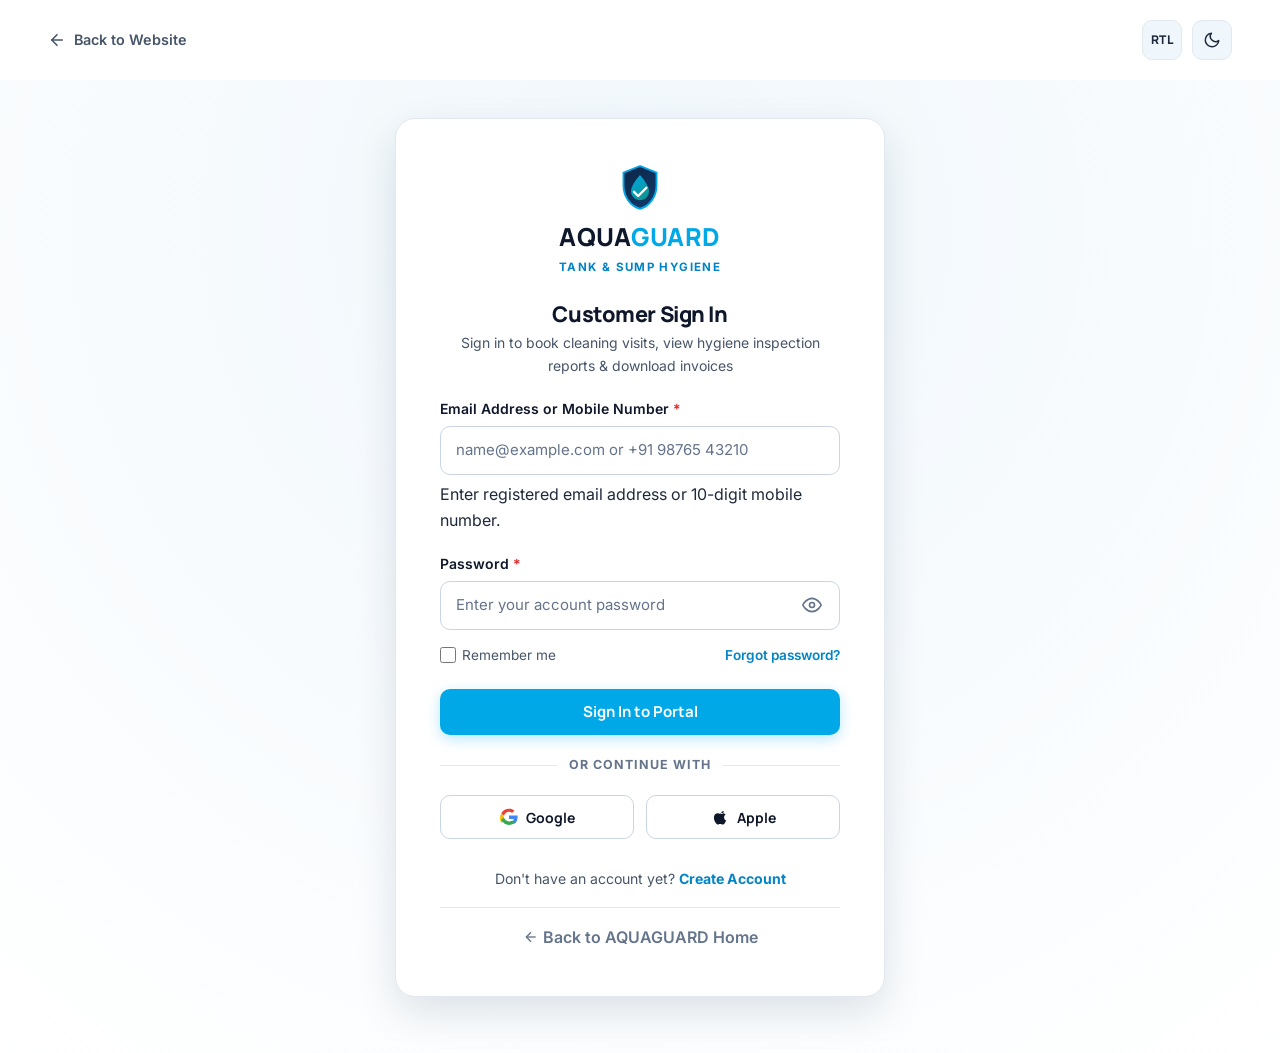
<file: login.html>
﻿<!DOCTYPE html>
<html lang="en" data-theme="light">
<head>
  <meta charset="UTF-8">
  <meta name="viewport" content="width=device-width, initial-scale=1.0">
  <title>Sign In &mdash; AQUAGUARD Water Tank &amp; Sump Hygiene</title>
  <meta name="description" content="Sign in to your AQUAGUARD customer portal to access overhead water tank and underground sump cleaning schedules, inspection reports, and invoices.">
  <link rel="icon" type="image/svg+xml" href="assets/icons/favicon.svg">
  <link rel="preconnect" href="https://fonts.googleapis.com">
  <link rel="preconnect" href="https://fonts.gstatic.com" crossorigin>
  <link href="https://fonts.googleapis.com/css2?family=Inter:wght@400;500;600;700&amp;family=Manrope:wght@600;700;800&amp;display=swap" rel="stylesheet">
  <link rel="stylesheet" href="css/styles.css">
  <script>
    (function() {
      try {
        var savedTheme = localStorage.getItem('aquaguard_theme');
        if (savedTheme === 'dark' || (!savedTheme && window.matchMedia('(prefers-color-scheme: dark)').matches)) {
          document.documentElement.setAttribute('data-theme', 'dark');
        }
        var savedDir = localStorage.getItem('aquaguard_dir');
        if (savedDir === 'rtl') {
          document.documentElement.setAttribute('dir', 'rtl');
        }
      } catch (e) {}
    })();
  </script>
</head>
<body>
  <!-- TOP CONTROLS BAR (Back link, RTL & Theme Toggle - Sits cleanly outside card on both desktop & mobile) -->
  <header class="auth-topbar" aria-label="Page Controls">
    <a href="index.html" class="auth-back-link" aria-label="Return to AQUAGUARD home">
      <svg width="18" height="18" viewBox="0 0 24 24" fill="none" stroke="currentColor" stroke-width="2.2" stroke-linecap="round" stroke-linejoin="round"><line x1="19" y1="12" x2="5" y2="12"/><polyline points="12 19 5 12 12 5"/></svg>
      <span>Back to Website</span>
    </a>
    <div class="auth-topbar__actions">
      <button type="button" class="icon-btn rtl-toggle-btn" data-rtl-toggle aria-label="Toggle RTL layout" aria-pressed="false" title="Toggle RTL / LTR">RTL</button>
      <button type="button" class="icon-btn" data-theme-toggle aria-label="Switch theme" aria-pressed="false" title="Toggle Light/Dark Theme">
        <svg class="theme-toggle__sun" width="18" height="18" viewBox="0 0 24 24" fill="none" stroke="currentColor" stroke-width="2" stroke-linecap="round" stroke-linejoin="round">
          <circle cx="12" cy="12" r="5"/><line x1="12" y1="1" x2="12" y2="3"/><line x1="12" y1="21" x2="12" y2="23"/><line x1="4.22" y1="4.22" x2="5.64" y2="5.64"/><line x1="18.36" y1="18.36" x2="19.78" y2="19.78"/><line x1="1" y1="12" x2="3" y2="12"/><line x1="21" y1="12" x2="23" y2="12"/><line x1="4.22" y1="19.78" x2="5.64" y2="18.36"/><line x1="18.36" y1="5.64" x2="19.78" y2="4.22"/>
        </svg>
        <svg class="theme-toggle__moon" width="18" height="18" viewBox="0 0 24 24" fill="none" stroke="currentColor" stroke-width="2" stroke-linecap="round" stroke-linejoin="round">
          <path d="M21 12.79A9 9 0 1 1 11.21 3 7 7 0 0 0 21 12.79z"/>
        </svg>
      </button>
    </div>
  </header>

  <!-- CENTER-ALIGNED AUTHENTICATION BOX (No Navbar, No Footer, No Left Pane) -->
  <main class="auth-page-wrapper">
    <section class="auth-card-centered" aria-labelledby="signInHeading">
      
      <!-- BRANDNAME INSIDE BOX IN TOP CENTER -->
      <div class="auth-card__brand">
        <a href="index.html" class="navbar__brand" style="flex-direction: column; align-items: center; gap: 4px;" aria-label="AQUAGUARD Home">
          <img src="assets/icons/favicon.svg" alt="" class="auth-card__brand-logo" width="48" height="48">
          <div class="auth-card__brand-title">AQUA<span>GUARD</span></div>
          <span class="auth-card__brand-sub">Tank &amp; Sump Hygiene</span>
        </a>
      </div>

      <h1 id="signInHeading" class="auth-card__heading" style="text-align: center;">Customer Sign In</h1>
      <p class="auth-card__subtext" style="text-align: center;">Sign in to book cleaning visits, view hygiene inspection reports &amp; download invoices</p>

      <!-- DEMO VALIDATION STATUS -->
      <div id="loginDemoStatus" class="alert alert--info" style="display:none; margin-bottom: var(--space-4);"></div>

      <!-- INPUT FIELDS IN SEPARATE LINES -->
      <form id="loginForm" class="auth-form-stacked" novalidate>
        <!-- Field 1: Email / Phone (Separate Line) -->
        <div class="form-group">
          <label for="loginIdentifier" class="form-label">Email Address or Mobile Number <span class="required" aria-hidden="true">*</span></label>
          <input
            type="text"
            id="loginIdentifier"
            name="loginIdentifier"
            class="form-control"
            placeholder="name@example.com or +91 98765 43210"
            autocomplete="username"
            required
          >
          <div class="form-help">Enter registered email address or 10-digit mobile number.</div>
        </div>

        <!-- Field 2: Password (Separate Line) -->
        <div class="form-group">
          <label for="loginPassword" class="form-label">Password <span class="required" aria-hidden="true">*</span></label>
          <div class="password-wrapper">
            <input
              type="password"
              id="loginPassword"
              name="loginPassword"
              class="form-control"
              placeholder="Enter your account password"
              autocomplete="current-password"
              required
            >
            <button
              type="button"
              class="password-toggle"
              data-password-toggle="loginPassword"
              aria-label="Show password"
              aria-pressed="false"
            >
              <svg class="icon-eye-open" width="18" height="18" viewBox="0 0 24 24" fill="none" stroke="currentColor" stroke-width="2"><path d="M1 12s4-8 11-8 11 8 11 8-4 8-11 8-11-8-11-8z"/><circle cx="12" cy="12" r="3"/></svg>
              <svg class="icon-eye-closed" width="18" height="18" viewBox="0 0 24 24" fill="none" stroke="currentColor" stroke-width="2" style="display:none;"><path d="M17.94 17.94A10.07 10.07 0 0 1 12 20c-7 0-11-8-11-8a18.45 18.45 0 0 1 5.06-5.94M9.9 4.24A9.12 9.12 0 0 1 12 4c7 0 11 8 11 8a18.5 18.5 0 0 1-2.16 3.19m-6.72-1.07a3 3 0 1 1-4.24-4.24"/><line x1="1" y1="1" x2="23" y2="23"/></svg>
            </button>
          </div>
        </div>

        <!-- Remember Me & Forgot Password Row -->
        <div style="display: flex; align-items: center; justify-content: space-between; gap: 8px; font-size: 0.85rem; margin-top: -4px;">
          <label style="display: inline-flex; align-items: center; gap: 6px; cursor: pointer; color: var(--text-secondary);">
            <input type="checkbox" name="rememberMe" style="width: 16px; height: 16px; accent-color: var(--color-aqua-500);">
            Remember me
          </label>
          <a href="#" id="forgotPasswordTrigger" style="color: var(--color-aqua-600); font-weight: 600;">Forgot password?</a>
        </div>

        <!-- Forgot Password Demo Notification Box -->
        <div id="forgotPasswordDemoBox" class="alert alert--info" style="display:none; font-size: 0.82rem; margin: 0;">
          <strong>Password Reset Demo:</strong> In production, a secure 6-digit one-time passcode (OTP) or password reset link is delivered to your verified phone or email.
        </div>

        <!-- Submit Button (Full Width Line) -->
        <button type="submit" class="btn btn--primary" style="width: 100%; margin-top: 4px;">Sign In to Portal</button>
      </form>

      <!-- DIVIDER -->
      <div class="auth-divider"><span>Or continue with</span></div>

      <!-- GOOGLE AND APPLE SOCIAL ICONS IN BOTTOM -->
      <div class="auth-social-grid" role="region" aria-label="Social Sign In Options">
        <!-- Google Button -->
        <button type="button" class="auth-social-btn" aria-label="Sign in with Google">
          <svg width="18" height="18" viewBox="0 0 24 24" aria-hidden="true">
            <path fill="#EA4335" d="M12 5c1.57 0 2.98.54 4.09 1.59l3.07-3.07C17.3 1.74 14.82 1 12 1 7.42 1 3.52 3.57 1.54 7.28l3.72 2.89C6.15 7.41 8.84 5 12 5z"/>
            <path fill="#4285F4" d="M23.49 12.27c0-.79-.07-1.54-.19-2.27H12v4.51h6.47c-.29 1.48-1.14 2.73-2.4 3.58l3.72 2.88c2.18-2.01 3.7-4.97 3.7-8.7z"/>
            <path fill="#FBBC05" d="M5.26 14.83c-.24-.72-.38-1.49-.38-2.28 0-.79.14-1.56.38-2.28L1.54 7.38C.56 9.34 0 11.51 0 13.75s.56 4.41 1.54 6.37l3.72-2.89z"/>
            <path fill="#34A853" d="M12 22.5c3.24 0 5.96-1.08 7.95-2.92l-3.72-2.88c-1.08.72-2.46 1.16-4.23 1.16-3.16 0-5.85-2.41-6.74-5.17L1.54 15.58C3.52 19.29 7.42 22.5 12 22.5z"/>
          </svg>
          <span>Google</span>
        </button>

        <!-- Apple Button -->
        <button type="button" class="auth-social-btn" aria-label="Sign in with Apple">
          <svg width="18" height="18" viewBox="0 0 24 24" fill="currentColor" aria-hidden="true">
            <path d="M18.71 19.5c-.83 1.24-1.71 2.45-3.05 2.47-1.34.03-1.77-.79-3.29-.79-1.53 0-2 .77-3.27.82-1.31.05-2.3-1.32-3.14-2.53C4.25 17 2.94 12.45 4.7 9.39c.87-1.52 2.43-2.48 4.12-2.51 1.28-.02 2.5.87 3.29.87.78 0 2.26-1.07 3.81-.91.65.03 2.47.26 3.64 1.98-.09.06-2.17 1.28-2.15 3.81.03 3.02 2.65 4.03 2.68 4.04-.03.07-.42 1.44-1.38 2.83M15.97 6.87c.62-.76 1.05-1.81.93-2.87-.9.04-2 .6-2.65 1.36-.57.66-.99 1.73-.86 2.76 1 .08 1.96-.49 2.58-1.25z"/>
          </svg>
          <span>Apple</span>
        </button>
      </div>

      <!-- FOOTER LINKS INSIDE THE CARD -->
      <div style="text-align: center; font-size: 0.88rem; color: var(--text-secondary); margin-top: var(--space-2);">
        Don't have an account yet? <a href="signup.html" style="color: var(--color-aqua-600); font-weight: 700;">Create Account</a>
      </div>

      <div style="text-align: center; margin-top: var(--space-4); padding-top: var(--space-4); border-top: 1px solid var(--border-subtle);">
        <a href="index.html" class="auth-back-home">
          <svg width="16" height="16" viewBox="0 0 24 24" fill="none" stroke="currentColor" stroke-width="2" style="vertical-align:text-bottom;"><line x1="19" y1="12" x2="5" y2="12"/><polyline points="12 19 5 12 12 5"/></svg>
          Back to AQUAGUARD Home
        </a>
      </div>

    </section>
  </main>

  <script src="js/main.js"></script>
</body>
</html>
</file>
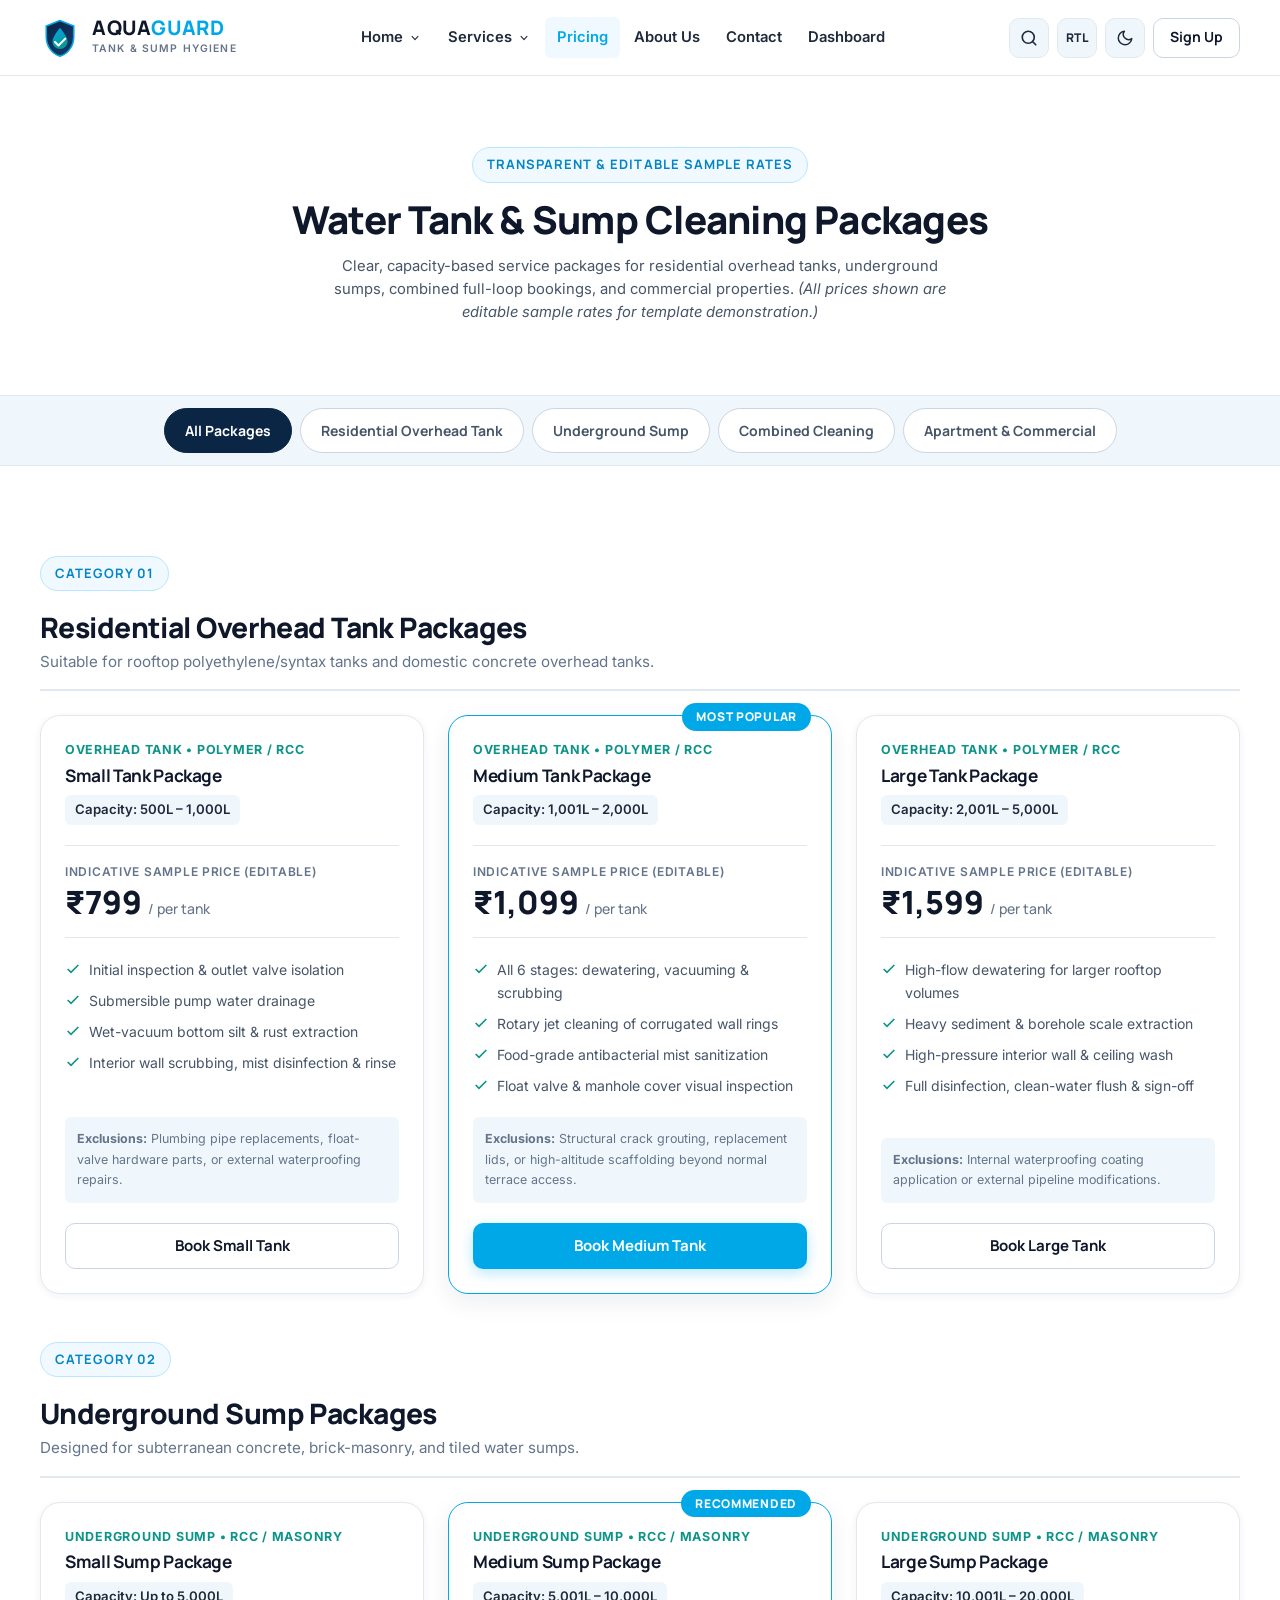
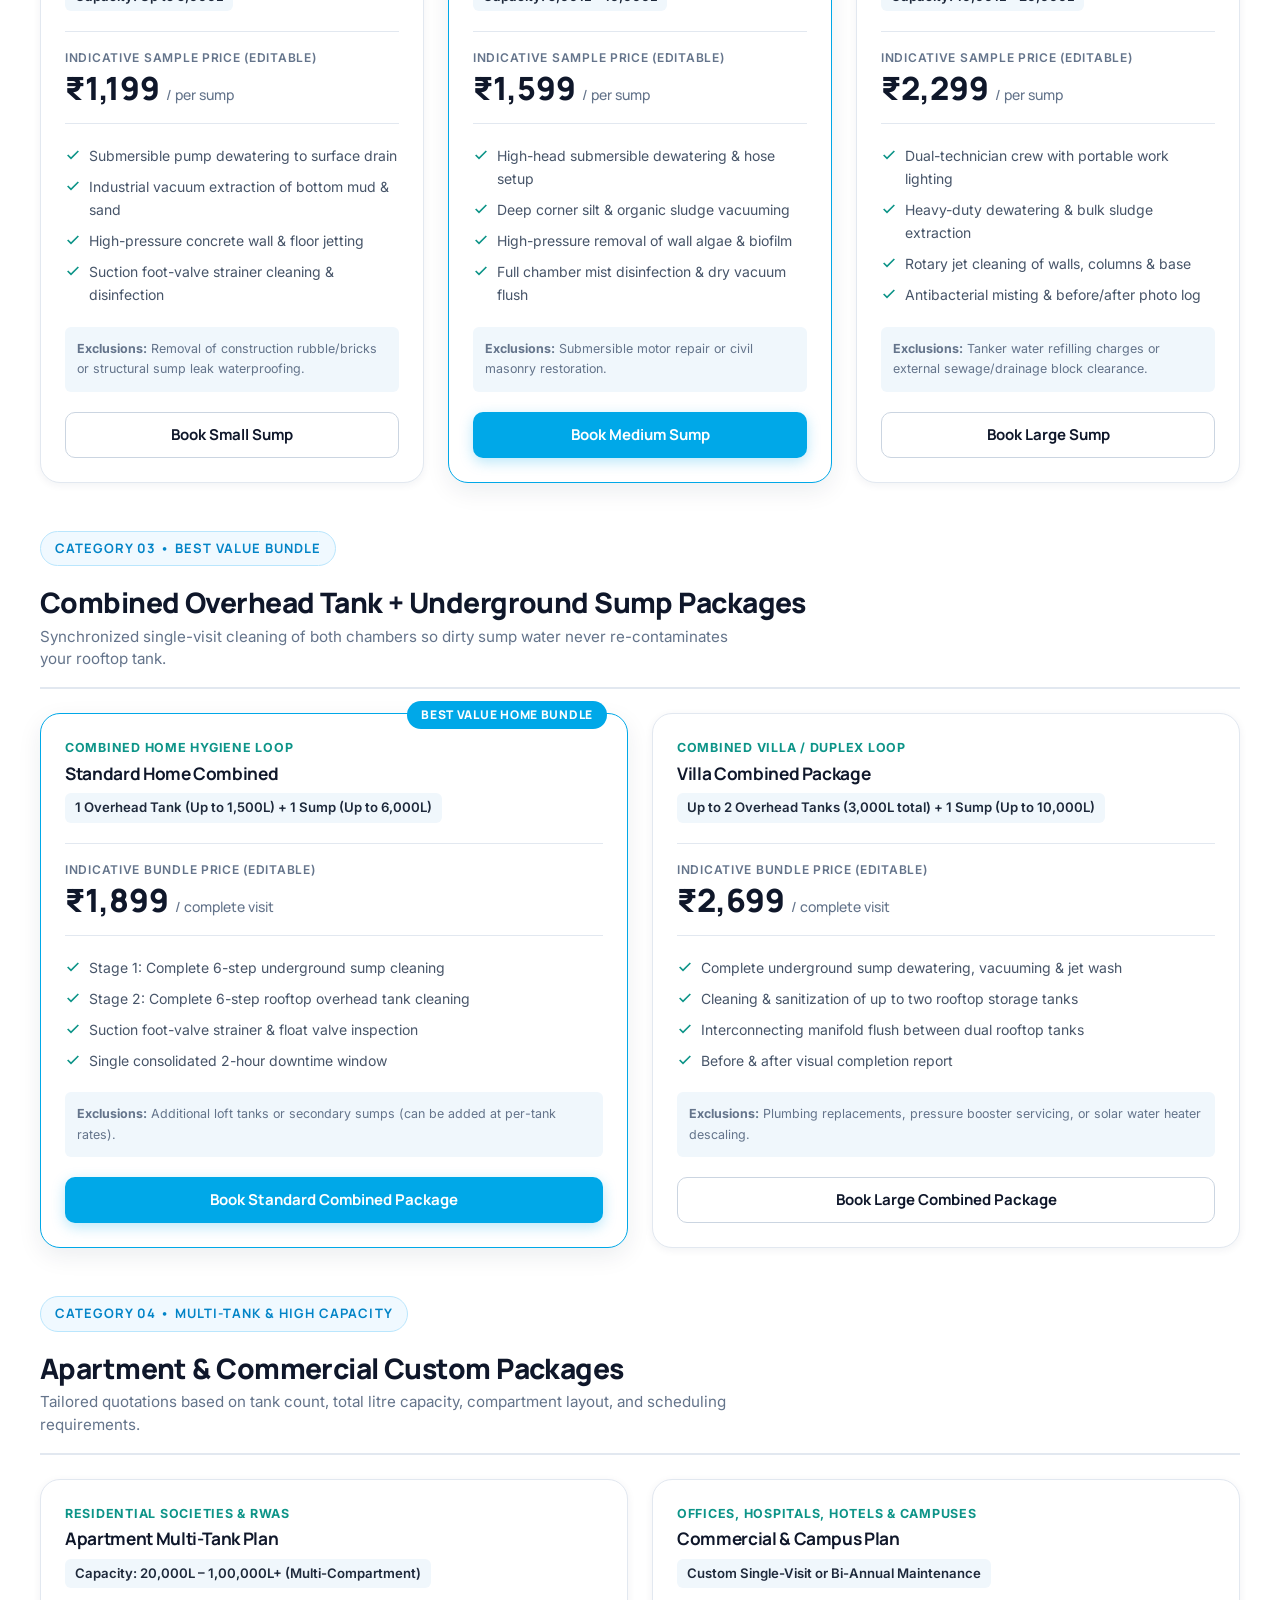
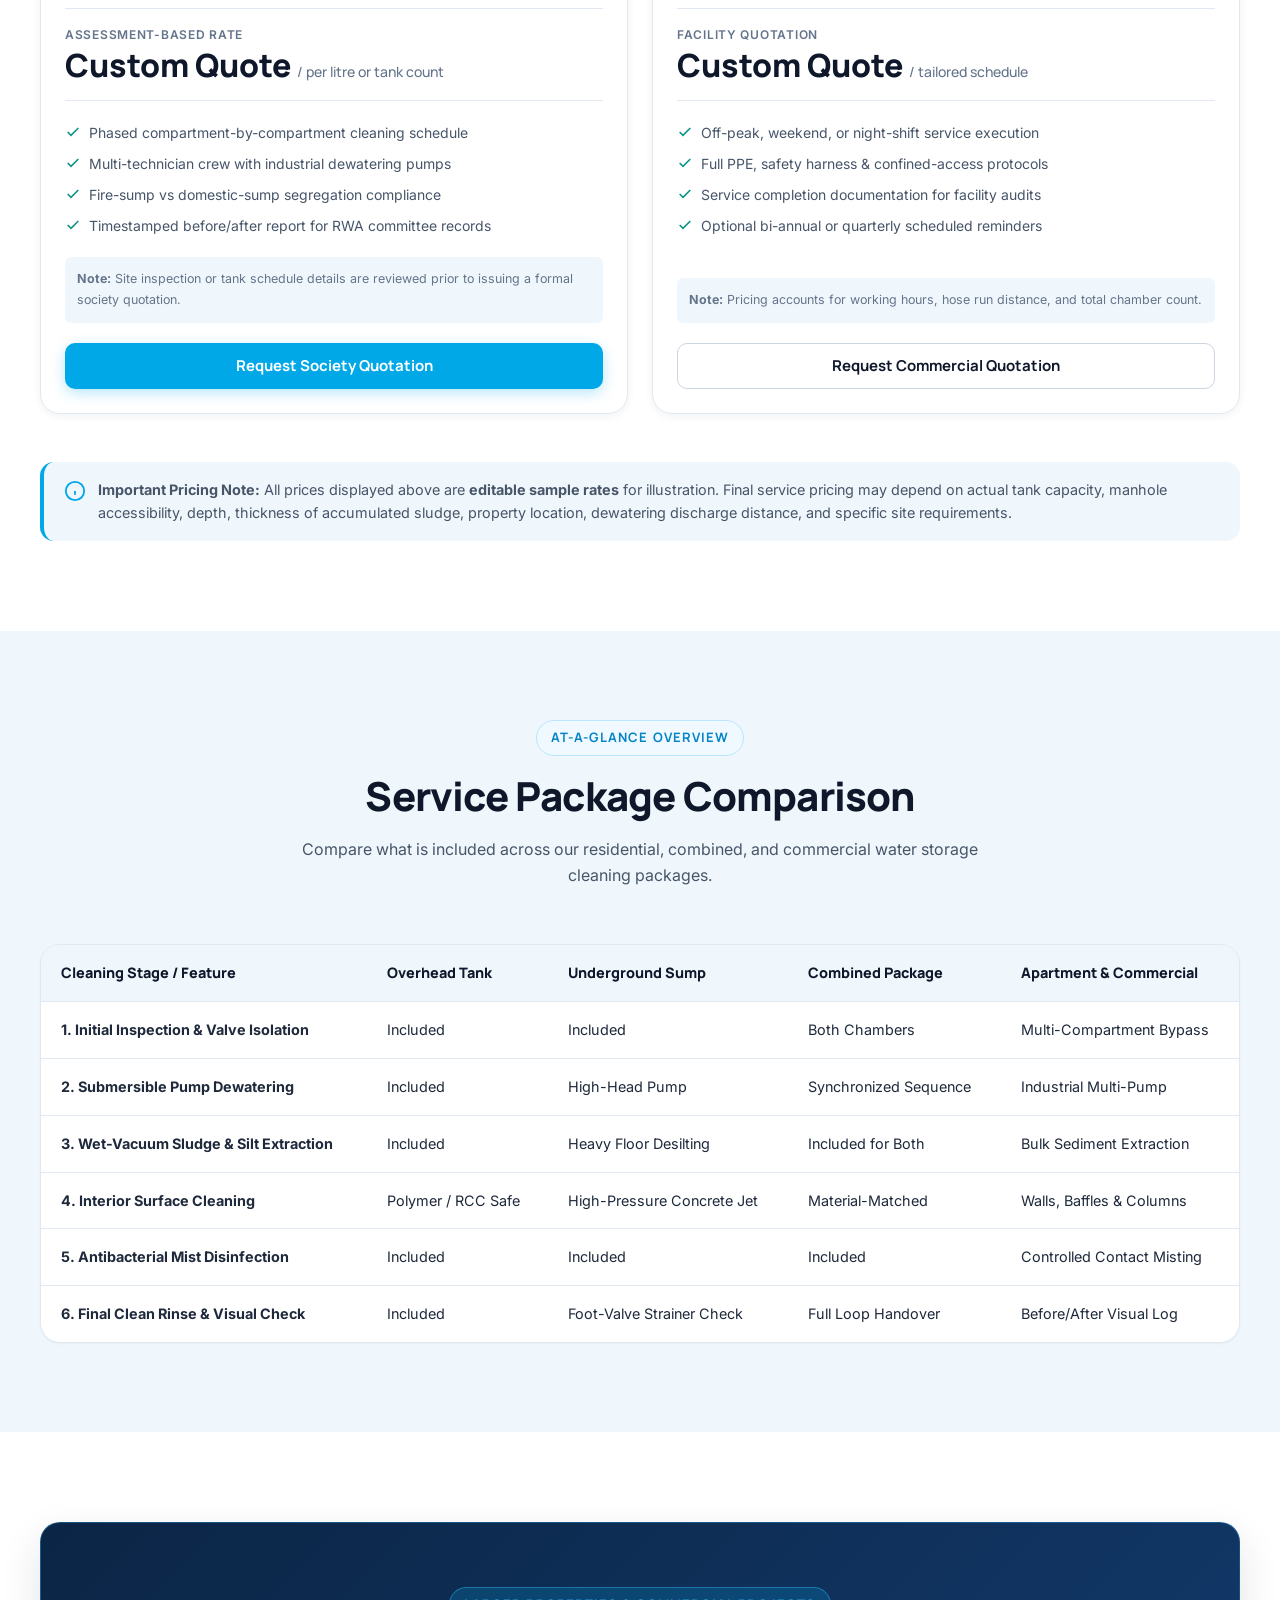
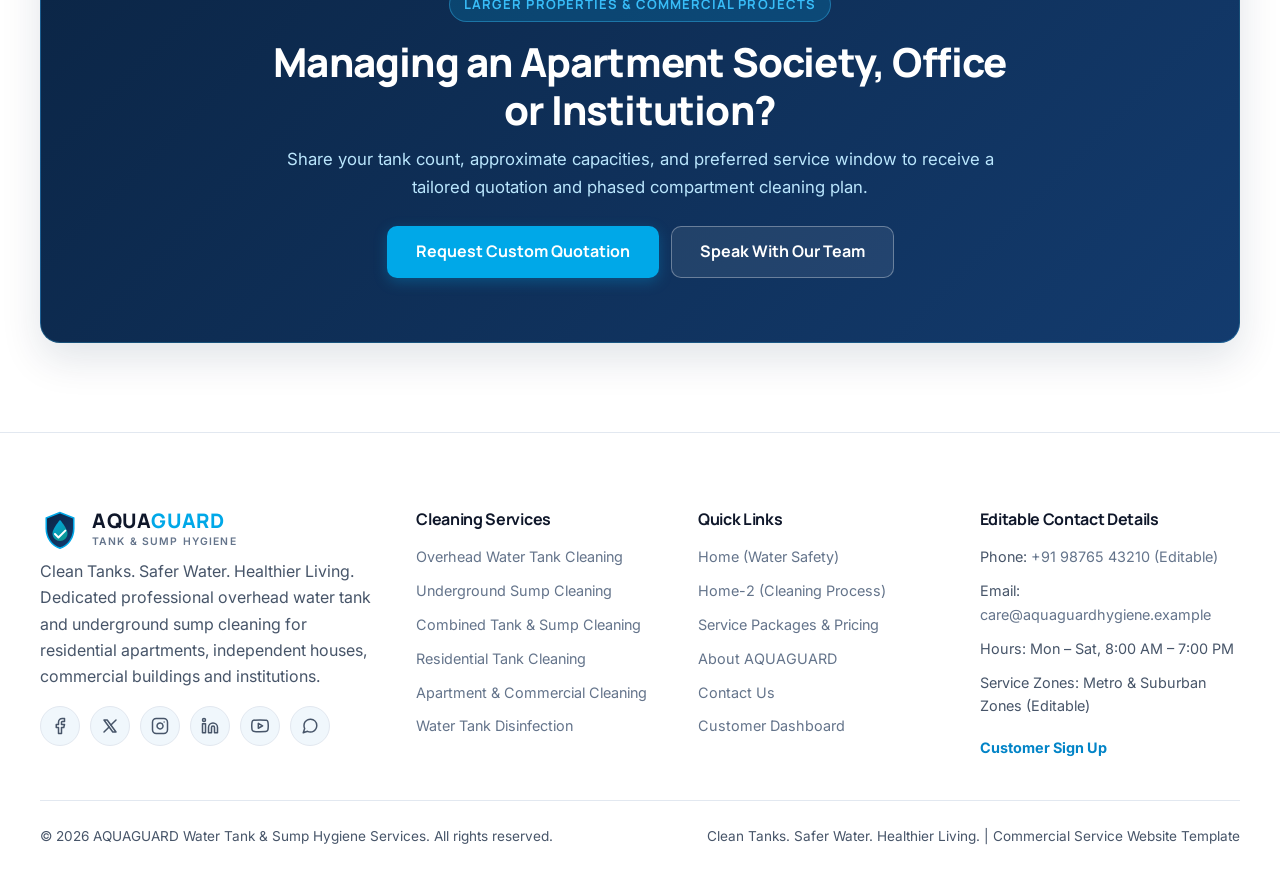
<file: pricing.html>
<!DOCTYPE html>
<html lang="en" data-theme="light">
<head>
  <meta charset="UTF-8">
  <meta name="viewport" content="width=device-width, initial-scale=1.0">
  <title>Service Packages &amp; Indicative Pricing &mdash; AQUAGUARD</title>
  <meta name="description" content="Transparent, editable sample pricing packages for residential overhead water tank cleaning, underground sump cleaning, combined home packages, and commercial quotations.">
  <link rel="icon" type="image/svg+xml" href="assets/icons/favicon.svg">
  <link rel="preconnect" href="https://fonts.googleapis.com">
  <link rel="preconnect" href="https://fonts.gstatic.com" crossorigin>
  <link href="https://fonts.googleapis.com/css2?family=Inter:wght@400;500;600;700&amp;family=Manrope:wght@600;700;800&amp;display=swap" rel="stylesheet">
  <link rel="stylesheet" href="css/styles.css">
  <script>
    (function() {
      try {
        var savedTheme = localStorage.getItem('aquaguard_theme');
        if (savedTheme === 'dark' || (!savedTheme && window.matchMedia('(prefers-color-scheme: dark)').matches)) {
          document.documentElement.setAttribute('data-theme', 'dark');
        }
        var savedDir = localStorage.getItem('aquaguard_dir');
        if (savedDir === 'rtl') {
          document.documentElement.setAttribute('dir', 'rtl');
        }
      } catch (e) {}
    })();
  </script>
</head>
<body>
  <a href="#main-content" class="skip-link">Skip to main content</a>

  <!-- MANDATORY STICKY NAVBAR -->
  <header class="site-header" id="top">
    <div class="container navbar">
      <a href="index.html" class="navbar__brand" aria-label="AQUAGUARD Home">
        <img src="assets/icons/favicon.svg" alt="" class="navbar__brand-mark" width="40" height="40">
        <div class="navbar__brand-text">
          <span class="navbar__brand-title">AQUA<span>GUARD</span></span>
          <span class="navbar__brand-sub">Tank &amp; Sump Hygiene</span>
        </div>
      </a>

      <nav class="navbar__nav" aria-label="Primary Navigation">
        <!-- Home Dropdown -->
        <div class="nav-item nav-item--dropdown">
          <button type="button" class="nav-link" data-dropdown-trigger aria-expanded="false" aria-haspopup="true">
            <span>Home</span>
            <svg class="nav-link__caret" viewBox="0 0 20 20" fill="currentColor" aria-hidden="true">
              <path fill-rule="evenodd" d="M5.23 7.21a.75.75 0 011.06.02L10 11.168l3.71-3.938a.75.75 0 111.08 1.04l-4.25 4.5a.75.75 0 01-1.08 0l-4.25-4.5a.75.75 0 01.02-1.06z" clip-rule="evenodd"/>
            </svg>
          </button>
          <div class="dropdown-menu" role="menu">
            <a href="index.html" class="dropdown-item" role="menuitem">
              <span class="dropdown-item__icon">
                <svg width="18" height="18" viewBox="0 0 24 24" fill="none" stroke="currentColor" stroke-width="2"><path d="M3 9l9-7 9 7v11a2 2 0 0 1-2 2H5a2 2 0 0 1-2-2z"/><polyline points="9 22 9 12 15 12 15 22"/></svg>
              </span>
              <span class="dropdown-item__content">
                <span class="dropdown-item__title">Home</span>
                <span class="dropdown-item__desc">Clean water safety &amp; service discovery</span>
              </span>
            </a>
            <a href="home-2.html" class="dropdown-item" role="menuitem">
              <span class="dropdown-item__icon">
                <svg width="18" height="18" viewBox="0 0 24 24" fill="none" stroke="currentColor" stroke-width="2"><path d="M12 22s8-4 8-10V5l-8-3-8 3v7c0 6 8 10 8 10z"/></svg>
              </span>
              <span class="dropdown-item__content">
                <span class="dropdown-item__title">Home-2</span>
                <span class="dropdown-item__desc">Cleaning process &amp; hygiene standards</span>
              </span>
            </a>
          </div>
        </div>

        <!-- Services Dropdown -->
        <div class="nav-item nav-item--dropdown">
          <button type="button" class="nav-link" data-dropdown-trigger aria-expanded="false" aria-haspopup="true">
            <span>Services</span>
            <svg class="nav-link__caret" viewBox="0 0 20 20" fill="currentColor" aria-hidden="true">
              <path fill-rule="evenodd" d="M5.23 7.21a.75.75 0 011.06.02L10 11.168l3.71-3.938a.75.75 0 111.08 1.04l-4.25 4.5a.75.75 0 01-1.08 0l-4.25-4.5a.75.75 0 01.02-1.06z" clip-rule="evenodd"/>
            </svg>
          </button>
          <div class="dropdown-menu dropdown-menu--services" role="menu">
            <a href="services.html#overhead-tank" class="dropdown-item" role="menuitem">
              <span class="dropdown-item__icon">
                <svg width="18" height="18" viewBox="0 0 24 24" fill="none" stroke="currentColor" stroke-width="2"><rect x="4" y="4" width="16" height="16" rx="2"/><line x1="4" y1="10" x2="20" y2="10"/></svg>
              </span>
              <span class="dropdown-item__content">
                <span class="dropdown-item__title">Overhead Water Tank Cleaning</span>
                <span class="dropdown-item__desc">Rooftop syntax, polymer &amp; RCC tanks</span>
              </span>
            </a>
            <a href="services.html#underground-sump" class="dropdown-item" role="menuitem">
              <span class="dropdown-item__icon">
                <svg width="18" height="18" viewBox="0 0 24 24" fill="none" stroke="currentColor" stroke-width="2"><path d="M2 12h20M4 12v8a2 2 0 0 0 2 2h12a2 2 0 0 0 2-2v-8"/><path d="M8 16h8"/></svg>
              </span>
              <span class="dropdown-item__content">
                <span class="dropdown-item__title">Underground Sump Cleaning</span>
                <span class="dropdown-item__desc">Submersible dewatering &amp; silt vacuuming</span>
              </span>
            </a>
            <a href="services.html#combined-cleaning" class="dropdown-item" role="menuitem">
              <span class="dropdown-item__icon">
                <svg width="18" height="18" viewBox="0 0 24 24" fill="none" stroke="currentColor" stroke-width="2"><polyline points="17 1 21 5 17 9"/><path d="M3 11V9a4 4 0 0 1 4-4h14"/><polyline points="7 23 3 19 7 15"/><path d="M21 13v2a4 4 0 0 1-4 4H3"/></svg>
              </span>
              <span class="dropdown-item__content">
                <span class="dropdown-item__title">Combined Tank &amp; Sump Cleaning</span>
                <span class="dropdown-item__desc">Complete synchronized water storage hygiene</span>
              </span>
            </a>
            <a href="services.html#residential-cleaning" class="dropdown-item" role="menuitem">
              <span class="dropdown-item__icon">
                <svg width="18" height="18" viewBox="0 0 24 24" fill="none" stroke="currentColor" stroke-width="2"><path d="M3 9l9-7 9 7v11a2 2 0 0 1-2 2H5a2 2 0 0 1-2-2z"/></svg>
              </span>
              <span class="dropdown-item__content">
                <span class="dropdown-item__title">Residential Tank Cleaning</span>
                <span class="dropdown-item__desc">Independent houses, villas &amp; domestic tanks</span>
              </span>
            </a>
            <a href="services.html#commercial-cleaning" class="dropdown-item" role="menuitem">
              <span class="dropdown-item__icon">
                <svg width="18" height="18" viewBox="0 0 24 24" fill="none" stroke="currentColor" stroke-width="2"><rect x="3" y="2" width="18" height="20" rx="2"/><line x1="9" y1="6" x2="15" y2="6"/><line x1="9" y1="10" x2="15" y2="10"/><line x1="9" y1="14" x2="15" y2="14"/></svg>
              </span>
              <span class="dropdown-item__content">
                <span class="dropdown-item__title">Apartment &amp; Commercial Cleaning</span>
                <span class="dropdown-item__desc">Societies, offices, hospitals &amp; institutions</span>
              </span>
            </a>
            <a href="services.html#tank-disinfection" class="dropdown-item" role="menuitem">
              <span class="dropdown-item__icon">
                <svg width="18" height="18" viewBox="0 0 24 24" fill="none" stroke="currentColor" stroke-width="2"><path d="M12 2.69l5.66 5.66a8 8 0 1 1-11.31 0z"/></svg>
              </span>
              <span class="dropdown-item__content">
                <span class="dropdown-item__title">Water Tank Disinfection</span>
                <span class="dropdown-item__desc">Food-grade antibacterial mist sanitization</span>
              </span>
            </a>
          </div>
        </div>

        <div class="nav-item">
          <a href="pricing.html" class="nav-link is-active">Pricing</a>
        </div>
        <div class="nav-item">
          <a href="about.html" class="nav-link">About Us</a>
        </div>
        <div class="nav-item">
          <a href="contact.html" class="nav-link">Contact</a>
        </div>
        <div class="nav-item">
          <a href="dashboard.html" class="nav-link">Dashboard</a>
        </div>
      </nav>

      <div class="navbar__actions">
        <button type="button" class="icon-btn" data-search-open aria-label="Search services and questions" title="Search (Ctrl+K)">
          <svg width="18" height="18" viewBox="0 0 24 24" fill="none" stroke="currentColor" stroke-width="2.2" stroke-linecap="round" stroke-linejoin="round">
            <circle cx="11" cy="11" r="8"/><line x1="21" y1="21" x2="16.65" y2="16.65"/>
          </svg>
        </button>

        <!-- RTL Toggle Button (Only 'RTL' text inside) -->
        <button type="button" class="icon-btn rtl-toggle-btn" data-rtl-toggle aria-label="Toggle RTL layout" aria-pressed="false" title="Toggle RTL / LTR">RTL</button>

        <button type="button" class="icon-btn" data-theme-toggle aria-label="Switch theme" aria-pressed="false" title="Toggle Light/Dark Theme">
          <svg class="theme-toggle__sun" width="18" height="18" viewBox="0 0 24 24" fill="none" stroke="currentColor" stroke-width="2" stroke-linecap="round" stroke-linejoin="round">
            <circle cx="12" cy="12" r="5"/><line x1="12" y1="1" x2="12" y2="3"/><line x1="12" y1="21" x2="12" y2="23"/><line x1="4.22" y1="4.22" x2="5.64" y2="5.64"/><line x1="18.36" y1="18.36" x2="19.78" y2="19.78"/><line x1="1" y1="12" x2="3" y2="12"/><line x1="21" y1="12" x2="23" y2="12"/><line x1="4.22" y1="19.78" x2="5.64" y2="18.36"/><line x1="18.36" y1="5.64" x2="19.78" y2="4.22"/>
          </svg>
          <svg class="theme-toggle__moon" width="18" height="18" viewBox="0 0 24 24" fill="none" stroke="currentColor" stroke-width="2" stroke-linecap="round" stroke-linejoin="round">
            <path d="M21 12.79A9 9 0 1 1 11.21 3 7 7 0 0 0 21 12.79z"/>
          </svg>
        </button>

        <div class="navbar__auth-links">
          <a href="signup.html" class="btn btn--secondary btn--sm">Sign Up</a>
        </div>

        <button type="button" class="navbar__hamburger" id="mobileMenuBtn" aria-label="Open navigation menu" aria-expanded="false" aria-controls="mobileDrawer">
          <svg width="22" height="22" viewBox="0 0 24 24" fill="none" stroke="currentColor" stroke-width="2.2" stroke-linecap="round">
            <line x1="3" y1="6" x2="21" y2="6"/><line x1="3" y1="12" x2="21" y2="12"/><line x1="3" y1="18" x2="21" y2="18"/>
          </svg>
        </button>
      </div>
    </div>
  </header>

  <!-- MOBILE MENU DRAWER (Nicely designed with all buttons moved inside for mobile & tab views) -->
  <div class="mobile-menu-backdrop" id="mobileBackdrop" aria-hidden="true"></div>
  <aside class="mobile-drawer" id="mobileDrawer" aria-label="Mobile Navigation">
    
    <!-- Drawer Header with Brandname & Close Button -->
    <div class="mobile-drawer__header">
      <a href="index.html" class="navbar__brand" aria-label="AQUAGUARD Home">
        <img src="assets/icons/favicon.svg" alt="" class="navbar__brand-mark" width="40" height="40">
        <div class="navbar__brand-text">
          <span class="navbar__brand-title">AQUA<span>GUARD</span></span>
          <span class="navbar__brand-sub">Tank &amp; Sump Hygiene</span>
        </div>
      </a>
      <button type="button" class="mobile-drawer__close" id="mobileDrawerClose" aria-label="Close menu">&times;</button>
    </div>

    <!-- Search Button inside Menu -->
    <button type="button" class="mobile-search-btn" data-search-open aria-label="Search services and answers">
      <div style="display:flex; align-items:center; gap:8px;">
        <svg width="18" height="18" viewBox="0 0 24 24" fill="none" stroke="currentColor" stroke-width="2.2" style="color:var(--color-aqua-500);"><circle cx="11" cy="11" r="8"/><line x1="21" y1="21" x2="16.65" y2="16.65"/></svg>
        <span>Search services, FAQs...</span>
      </div>
      <kbd>Search</kbd>
    </button>

    <!-- Navigation Links -->
    <ul class="mobile-nav-list">
      <li class="mobile-nav-item">
        <button type="button" class="mobile-dropdown-trigger" data-mobile-dropdown aria-expanded="false">
          <span>Home</span>
          <svg class="nav-link__caret" viewBox="0 0 20 20" fill="currentColor"><path fill-rule="evenodd" d="M5.23 7.21a.75.75 0 011.06.02L10 11.168l3.71-3.938a.75.75 0 111.08 1.04l-4.25 4.5a.75.75 0 01-1.08 0l-4.25-4.5a.75.75 0 01.02-1.06z" clip-rule="evenodd"/></svg>
        </button>
        <div class="mobile-submenu">
          <a href="index.html" class="mobile-submenu-link">Home &mdash; Clean Water Safety</a>
          <a href="home-2.html" class="mobile-submenu-link">Home-2 &mdash; Cleaning Process</a>
        </div>
      </li>
      <li class="mobile-nav-item">
        <button type="button" class="mobile-dropdown-trigger" data-mobile-dropdown aria-expanded="false">
          <span>Services</span>
          <svg class="nav-link__caret" viewBox="0 0 20 20" fill="currentColor"><path fill-rule="evenodd" d="M5.23 7.21a.75.75 0 011.06.02L10 11.168l3.71-3.938a.75.75 0 111.08 1.04l-4.25 4.5a.75.75 0 01-1.08 0l-4.25-4.5a.75.75 0 01.02-1.06z" clip-rule="evenodd"/></svg>
        </button>
        <div class="mobile-submenu">
          <a href="services.html#overhead-tank" class="mobile-submenu-link">Overhead Water Tank Cleaning</a>
          <a href="services.html#underground-sump" class="mobile-submenu-link">Underground Sump Cleaning</a>
          <a href="services.html#combined-cleaning" class="mobile-submenu-link">Combined Tank &amp; Sump Cleaning</a>
          <a href="services.html#residential-cleaning" class="mobile-submenu-link">Residential Tank Cleaning</a>
          <a href="services.html#commercial-cleaning" class="mobile-submenu-link">Apartment &amp; Commercial Cleaning</a>
          <a href="services.html#tank-disinfection" class="mobile-submenu-link">Water Tank Disinfection</a>
        </div>
      </li>
      <li class="mobile-nav-item">
        <a href="pricing.html" class="mobile-nav-link is-active">Pricing</a>
      </li>
      <li class="mobile-nav-item">
        <a href="about.html" class="mobile-nav-link">About Us</a>
      </li>
      <li class="mobile-nav-item">
        <a href="contact.html" class="mobile-nav-link">Contact</a>
      </li>
      <li class="mobile-nav-item">
        <a href="dashboard.html" class="mobile-nav-link">Dashboard</a>
      </li>
    </ul>

    <!-- Controls & Preferences moved inside Menu Drawer -->
    <div style="margin-top: var(--space-2);">
      <span class="mobile-drawer__section-title">Preferences</span>
      <div class="mobile-drawer__controls-grid">
        <div class="mobile-control-card">
          <span class="mobile-control-card__label">Layout Direction</span>
          <button type="button" class="mobile-control-btn rtl-toggle-btn" data-rtl-toggle aria-label="Toggle RTL layout" aria-pressed="false" title="Toggle RTL / LTR">
            RTL
          </button>
        </div>

        <div class="mobile-control-card">
          <span class="mobile-control-card__label">Display Mode</span>
          <button type="button" class="mobile-control-btn" data-theme-toggle aria-label="Switch theme" aria-pressed="false" title="Toggle Light/Dark Theme">
            <svg class="theme-toggle__sun" width="16" height="16" viewBox="0 0 24 24" fill="none" stroke="currentColor" stroke-width="2"><circle cx="12" cy="12" r="5"/><line x1="12" y1="1" x2="12" y2="3"/><line x1="12" y1="21" x2="12" y2="23"/><line x1="4.22" y1="4.22" x2="5.64" y2="5.64"/><line x1="18.36" y1="18.36" x2="19.78" y2="19.78"/><line x1="1" y1="12" x2="3" y2="12"/><line x1="21" y1="12" x2="23" y2="12"/><line x1="4.22" y1="19.78" x2="5.64" y2="18.36"/><line x1="18.36" y1="5.64" x2="19.78" y2="4.22"/></svg>
            <svg class="theme-toggle__moon" width="16" height="16" viewBox="0 0 24 24" fill="none" stroke="currentColor" stroke-width="2"><path d="M21 12.79A9 9 0 1 1 11.21 3 7 7 0 0 0 21 12.79z"/></svg>
            <span>Theme</span>
          </button>
        </div>
      </div>
    </div>

    <!-- Primary CTA & Account Links inside Menu Drawer -->
    <div class="mobile-drawer__actions">
      <a href="signup.html" class="btn btn--primary mobile-drawer__cta">
        <svg width="18" height="18" viewBox="0 0 24 24" fill="none" stroke="currentColor" stroke-width="2"><path d="M16 21v-2a4 4 0 0 0-4-4H5a4 4 0 0 0-4 4v2"/><circle cx="8.5" cy="7" r="4"/><line x1="20" y1="8" x2="20" y2="14"/><line x1="23" y1="11" x2="17" y2="11"/></svg>
        <span>Sign Up for Service</span>
      </a>
      <div class="mobile-drawer__footer-links">
        <a href="login.html">Sign In to Customer Account &rarr;</a>
      </div>
    </div>
  </aside>

  <!-- INTERACTIVE SEARCH MODAL -->
  <div class="search-modal" id="searchModal" role="dialog" aria-modal="true" aria-label="Search AQUAGUARD website" aria-hidden="true">
    <div class="search-modal__dialog">
      <div class="search-modal__header">
        <svg width="20" height="20" viewBox="0 0 24 24" fill="none" stroke="currentColor" stroke-width="2.2" style="color:var(--color-aqua-500); flex-shrink:0;">
          <circle cx="11" cy="11" r="8"/><line x1="21" y1="21" x2="16.65" y2="16.65"/>
        </svg>
        <input type="search" id="searchModalInput" class="search-modal__input" placeholder="Search services, sump cleaning, pricing, FAQs..." aria-label="Search AQUAGUARD website">
        <button type="button" id="searchModalClose" class="search-modal__close" aria-label="Close search">ESC</button>
      </div>
      <div class="search-modal__results" id="searchModalResults"></div>
    </div>
  </div>

  <!-- MAIN CONTENT -->
  <main id="main-content">

    <!-- PRICING HERO -->
    <section class="page-hero">
      <div class="container">
        <div class="section-header">
          <span class="eyebrow">Transparent &amp; Editable Sample Rates</span>
          <h1>Water Tank &amp; Sump Cleaning Packages</h1>
          <p>
            Clear, capacity-based service packages for residential overhead tanks, underground sumps, combined full-loop bookings, and commercial properties. <em>(All prices shown are editable sample rates for template demonstration.)</em>
          </p>
        </div>
      </div>
    </section>

    <!-- Interactive Category Filter Strip -->
    <nav class="hero-filter-strip" aria-label="Filter pricing packages by category">
      <div class="container">
        <div class="pricing-filter-bar" role="group">
          <button type="button" class="process-tab is-active" data-pricing-filter="all" aria-pressed="true">All Packages</button>
          <button type="button" class="process-tab" data-pricing-filter="overhead" aria-pressed="false">Residential Overhead Tank</button>
          <button type="button" class="process-tab" data-pricing-filter="sump" aria-pressed="false">Underground Sump</button>
          <button type="button" class="process-tab" data-pricing-filter="combined" aria-pressed="false">Combined Cleaning</button>
          <button type="button" class="process-tab" data-pricing-filter="commercial" aria-pressed="false">Apartment &amp; Commercial</button>
        </div>
      </div>
    </nav>

    <!-- PRICING CATEGORIES -->
    <section class="section">
      <div class="container">

        <!-- CATEGORY 1: RESIDENTIAL OVERHEAD TANK -->
        <div class="pricing-category-block" id="overhead-packages" data-pricing-category="overhead">
          <div class="pricing-category-header">
            <span class="eyebrow">Category 01</span>
            <h2>Residential Overhead Tank Packages</h2>
            <p>Suitable for rooftop polyethylene/syntax tanks and domestic concrete overhead tanks.</p>
          </div>

          <div class="pricing-grid">
            <!-- Small Overhead Tank -->
            <article class="pricing-card">
              <span class="pricing-card__type">Overhead Tank &bull; Polymer / RCC</span>
              <h3>Small Tank Package</h3>
              <span class="pricing-card__capacity">Capacity: 500L &ndash; 1,000L</span>
              <div class="pricing-card__price-box">
                <div class="pricing-card__price-label">Indicative Sample Price (Editable)</div>
                <div class="pricing-card__price">&#8377;799 <span>/ per tank</span></div>
              </div>
              <ul class="pricing-card__features">
                <li>
                  <svg width="16" height="16" viewBox="0 0 24 24" fill="none" stroke="currentColor" stroke-width="2.5"><polyline points="20 6 9 17 4 12"/></svg>
                  <span>Initial inspection &amp; outlet valve isolation</span>
                </li>
                <li>
                  <svg width="16" height="16" viewBox="0 0 24 24" fill="none" stroke="currentColor" stroke-width="2.5"><polyline points="20 6 9 17 4 12"/></svg>
                  <span>Submersible pump water drainage</span>
                </li>
                <li>
                  <svg width="16" height="16" viewBox="0 0 24 24" fill="none" stroke="currentColor" stroke-width="2.5"><polyline points="20 6 9 17 4 12"/></svg>
                  <span>Wet-vacuum bottom silt &amp; rust extraction</span>
                </li>
                <li>
                  <svg width="16" height="16" viewBox="0 0 24 24" fill="none" stroke="currentColor" stroke-width="2.5"><polyline points="20 6 9 17 4 12"/></svg>
                  <span>Interior wall scrubbing, mist disinfection &amp; rinse</span>
                </li>
              </ul>
              <div class="pricing-card__exclusion">
                <strong>Exclusions:</strong> Plumbing pipe replacements, float-valve hardware parts, or external waterproofing repairs.
              </div>
              <a href="contact.html?service=overhead-tank&amp;tankType=Overhead+Tank&amp;capacity=500L+-+1,000L&amp;package=Small+Overhead+Tank+Package#enquiry-form" class="btn btn--secondary btn--full">Book Small Tank</a>
            </article>

            <!-- Medium Overhead Tank -->
            <article class="pricing-card pricing-card--featured">
              <span class="pricing-card__ribbon">Most Popular</span>
              <span class="pricing-card__type">Overhead Tank &bull; Polymer / RCC</span>
              <h3>Medium Tank Package</h3>
              <span class="pricing-card__capacity">Capacity: 1,001L &ndash; 2,000L</span>
              <div class="pricing-card__price-box">
                <div class="pricing-card__price-label">Indicative Sample Price (Editable)</div>
                <div class="pricing-card__price">&#8377;1,099 <span>/ per tank</span></div>
              </div>
              <ul class="pricing-card__features">
                <li>
                  <svg width="16" height="16" viewBox="0 0 24 24" fill="none" stroke="currentColor" stroke-width="2.5"><polyline points="20 6 9 17 4 12"/></svg>
                  <span>All 6 stages: dewatering, vacuuming &amp; scrubbing</span>
                </li>
                <li>
                  <svg width="16" height="16" viewBox="0 0 24 24" fill="none" stroke="currentColor" stroke-width="2.5"><polyline points="20 6 9 17 4 12"/></svg>
                  <span>Rotary jet cleaning of corrugated wall rings</span>
                </li>
                <li>
                  <svg width="16" height="16" viewBox="0 0 24 24" fill="none" stroke="currentColor" stroke-width="2.5"><polyline points="20 6 9 17 4 12"/></svg>
                  <span>Food-grade antibacterial mist sanitization</span>
                </li>
                <li>
                  <svg width="16" height="16" viewBox="0 0 24 24" fill="none" stroke="currentColor" stroke-width="2.5"><polyline points="20 6 9 17 4 12"/></svg>
                  <span>Float valve &amp; manhole cover visual inspection</span>
                </li>
              </ul>
              <div class="pricing-card__exclusion">
                <strong>Exclusions:</strong> Structural crack grouting, replacement lids, or high-altitude scaffolding beyond normal terrace access.
              </div>
              <a href="contact.html?service=overhead-tank&amp;tankType=Overhead+Tank&amp;capacity=1,001L+-+2,000L&amp;package=Medium+Overhead+Tank+Package#enquiry-form" class="btn btn--primary btn--full">Book Medium Tank</a>
            </article>

            <!-- Large Overhead Tank -->
            <article class="pricing-card">
              <span class="pricing-card__type">Overhead Tank &bull; Polymer / RCC</span>
              <h3>Large Tank Package</h3>
              <span class="pricing-card__capacity">Capacity: 2,001L &ndash; 5,000L</span>
              <div class="pricing-card__price-box">
                <div class="pricing-card__price-label">Indicative Sample Price (Editable)</div>
                <div class="pricing-card__price">&#8377;1,599 <span>/ per tank</span></div>
              </div>
              <ul class="pricing-card__features">
                <li>
                  <svg width="16" height="16" viewBox="0 0 24 24" fill="none" stroke="currentColor" stroke-width="2.5"><polyline points="20 6 9 17 4 12"/></svg>
                  <span>High-flow dewatering for larger rooftop volumes</span>
                </li>
                <li>
                  <svg width="16" height="16" viewBox="0 0 24 24" fill="none" stroke="currentColor" stroke-width="2.5"><polyline points="20 6 9 17 4 12"/></svg>
                  <span>Heavy sediment &amp; borehole scale extraction</span>
                </li>
                <li>
                  <svg width="16" height="16" viewBox="0 0 24 24" fill="none" stroke="currentColor" stroke-width="2.5"><polyline points="20 6 9 17 4 12"/></svg>
                  <span>High-pressure interior wall &amp; ceiling wash</span>
                </li>
                <li>
                  <svg width="16" height="16" viewBox="0 0 24 24" fill="none" stroke="currentColor" stroke-width="2.5"><polyline points="20 6 9 17 4 12"/></svg>
                  <span>Full disinfection, clean-water flush &amp; sign-off</span>
                </li>
              </ul>
              <div class="pricing-card__exclusion">
                <strong>Exclusions:</strong> Internal waterproofing coating application or external pipeline modifications.
              </div>
              <a href="contact.html?service=overhead-tank&amp;tankType=Overhead+Tank&amp;capacity=2,001L+-+5,000L&amp;package=Large+Overhead+Tank+Package#enquiry-form" class="btn btn--secondary btn--full">Book Large Tank</a>
            </article>
          </div>
        </div>

        <!-- CATEGORY 2: UNDERGROUND SUMP PACKAGES -->
        <div class="pricing-category-block" id="sump-packages" data-pricing-category="sump">
          <div class="pricing-category-header">
            <span class="eyebrow">Category 02</span>
            <h2>Underground Sump Packages</h2>
            <p>Designed for subterranean concrete, brick-masonry, and tiled water sumps.</p>
          </div>

          <div class="pricing-grid">
            <!-- Small Sump -->
            <article class="pricing-card">
              <span class="pricing-card__type">Underground Sump &bull; RCC / Masonry</span>
              <h3>Small Sump Package</h3>
              <span class="pricing-card__capacity">Capacity: Up to 5,000L</span>
              <div class="pricing-card__price-box">
                <div class="pricing-card__price-label">Indicative Sample Price (Editable)</div>
                <div class="pricing-card__price">&#8377;1,199 <span>/ per sump</span></div>
              </div>
              <ul class="pricing-card__features">
                <li>
                  <svg width="16" height="16" viewBox="0 0 24 24" fill="none" stroke="currentColor" stroke-width="2.5"><polyline points="20 6 9 17 4 12"/></svg>
                  <span>Submersible pump dewatering to surface drain</span>
                </li>
                <li>
                  <svg width="16" height="16" viewBox="0 0 24 24" fill="none" stroke="currentColor" stroke-width="2.5"><polyline points="20 6 9 17 4 12"/></svg>
                  <span>Industrial vacuum extraction of bottom mud &amp; sand</span>
                </li>
                <li>
                  <svg width="16" height="16" viewBox="0 0 24 24" fill="none" stroke="currentColor" stroke-width="2.5"><polyline points="20 6 9 17 4 12"/></svg>
                  <span>High-pressure concrete wall &amp; floor jetting</span>
                </li>
                <li>
                  <svg width="16" height="16" viewBox="0 0 24 24" fill="none" stroke="currentColor" stroke-width="2.5"><polyline points="20 6 9 17 4 12"/></svg>
                  <span>Suction foot-valve strainer cleaning &amp; disinfection</span>
                </li>
              </ul>
              <div class="pricing-card__exclusion">
                <strong>Exclusions:</strong> Removal of construction rubble/bricks or structural sump leak waterproofing.
              </div>
              <a href="contact.html?service=underground-sump&amp;tankType=Underground+Sump&amp;capacity=2,001L+-+5,000L&amp;package=Small+Sump+Package#enquiry-form" class="btn btn--secondary btn--full">Book Small Sump</a>
            </article>

            <!-- Medium Sump -->
            <article class="pricing-card pricing-card--featured">
              <span class="pricing-card__ribbon">Recommended</span>
              <span class="pricing-card__type">Underground Sump &bull; RCC / Masonry</span>
              <h3>Medium Sump Package</h3>
              <span class="pricing-card__capacity">Capacity: 5,001L &ndash; 10,000L</span>
              <div class="pricing-card__price-box">
                <div class="pricing-card__price-label">Indicative Sample Price (Editable)</div>
                <div class="pricing-card__price">&#8377;1,599 <span>/ per sump</span></div>
              </div>
              <ul class="pricing-card__features">
                <li>
                  <svg width="16" height="16" viewBox="0 0 24 24" fill="none" stroke="currentColor" stroke-width="2.5"><polyline points="20 6 9 17 4 12"/></svg>
                  <span>High-head submersible dewatering &amp; hose setup</span>
                </li>
                <li>
                  <svg width="16" height="16" viewBox="0 0 24 24" fill="none" stroke="currentColor" stroke-width="2.5"><polyline points="20 6 9 17 4 12"/></svg>
                  <span>Deep corner silt &amp; organic sludge vacuuming</span>
                </li>
                <li>
                  <svg width="16" height="16" viewBox="0 0 24 24" fill="none" stroke="currentColor" stroke-width="2.5"><polyline points="20 6 9 17 4 12"/></svg>
                  <span>High-pressure removal of wall algae &amp; biofilm</span>
                </li>
                <li>
                  <svg width="16" height="16" viewBox="0 0 24 24" fill="none" stroke="currentColor" stroke-width="2.5"><polyline points="20 6 9 17 4 12"/></svg>
                  <span>Full chamber mist disinfection &amp; dry vacuum flush</span>
                </li>
              </ul>
              <div class="pricing-card__exclusion">
                <strong>Exclusions:</strong> Submersible motor repair or civil masonry restoration.
              </div>
              <a href="contact.html?service=underground-sump&amp;tankType=Underground+Sump&amp;capacity=5,001L+-+10,000L&amp;package=Medium+Sump+Package#enquiry-form" class="btn btn--primary btn--full">Book Medium Sump</a>
            </article>

            <!-- Large Sump -->
            <article class="pricing-card">
              <span class="pricing-card__type">Underground Sump &bull; RCC / Masonry</span>
              <h3>Large Sump Package</h3>
              <span class="pricing-card__capacity">Capacity: 10,001L &ndash; 20,000L</span>
              <div class="pricing-card__price-box">
                <div class="pricing-card__price-label">Indicative Sample Price (Editable)</div>
                <div class="pricing-card__price">&#8377;2,299 <span>/ per sump</span></div>
              </div>
              <ul class="pricing-card__features">
                <li>
                  <svg width="16" height="16" viewBox="0 0 24 24" fill="none" stroke="currentColor" stroke-width="2.5"><polyline points="20 6 9 17 4 12"/></svg>
                  <span>Dual-technician crew with portable work lighting</span>
                </li>
                <li>
                  <svg width="16" height="16" viewBox="0 0 24 24" fill="none" stroke="currentColor" stroke-width="2.5"><polyline points="20 6 9 17 4 12"/></svg>
                  <span>Heavy-duty dewatering &amp; bulk sludge extraction</span>
                </li>
                <li>
                  <svg width="16" height="16" viewBox="0 0 24 24" fill="none" stroke="currentColor" stroke-width="2.5"><polyline points="20 6 9 17 4 12"/></svg>
                  <span>Rotary jet cleaning of walls, columns &amp; base</span>
                </li>
                <li>
                  <svg width="16" height="16" viewBox="0 0 24 24" fill="none" stroke="currentColor" stroke-width="2.5"><polyline points="20 6 9 17 4 12"/></svg>
                  <span>Antibacterial misting &amp; before/after photo log</span>
                </li>
              </ul>
              <div class="pricing-card__exclusion">
                <strong>Exclusions:</strong> Tanker water refilling charges or external sewage/drainage block clearance.
              </div>
              <a href="contact.html?service=underground-sump&amp;tankType=Underground+Sump&amp;capacity=10,001L+-+20,000L&amp;package=Large+Sump+Package#enquiry-form" class="btn btn--secondary btn--full">Book Large Sump</a>
            </article>
          </div>
        </div>

        <!-- CATEGORY 3: COMBINED CLEANING PACKAGES -->
        <div class="pricing-category-block" id="combined-packages" data-pricing-category="combined">
          <div class="pricing-category-header">
            <span class="eyebrow">Category 03 &bull; Best Value Bundle</span>
            <h2>Combined Overhead Tank + Underground Sump Packages</h2>
            <p>Synchronized single-visit cleaning of both chambers so dirty sump water never re-contaminates your rooftop tank.</p>
          </div>

          <div class="pricing-grid pricing-grid--two">
            <article class="pricing-card pricing-card--featured">
              <span class="pricing-card__ribbon">Best Value Home Bundle</span>
              <span class="pricing-card__type">Combined Home Hygiene Loop</span>
              <h3>Standard Home Combined</h3>
              <span class="pricing-card__capacity">1 Overhead Tank (Up to 1,500L) + 1 Sump (Up to 6,000L)</span>
              <div class="pricing-card__price-box">
                <div class="pricing-card__price-label">Indicative Bundle Price (Editable)</div>
                <div class="pricing-card__price">&#8377;1,899 <span>/ complete visit</span></div>
              </div>
              <ul class="pricing-card__features">
                <li>
                  <svg width="16" height="16" viewBox="0 0 24 24" fill="none" stroke="currentColor" stroke-width="2.5"><polyline points="20 6 9 17 4 12"/></svg>
                  <span>Stage 1: Complete 6-step underground sump cleaning</span>
                </li>
                <li>
                  <svg width="16" height="16" viewBox="0 0 24 24" fill="none" stroke="currentColor" stroke-width="2.5"><polyline points="20 6 9 17 4 12"/></svg>
                  <span>Stage 2: Complete 6-step rooftop overhead tank cleaning</span>
                </li>
                <li>
                  <svg width="16" height="16" viewBox="0 0 24 24" fill="none" stroke="currentColor" stroke-width="2.5"><polyline points="20 6 9 17 4 12"/></svg>
                  <span>Suction foot-valve strainer &amp; float valve inspection</span>
                </li>
                <li>
                  <svg width="16" height="16" viewBox="0 0 24 24" fill="none" stroke="currentColor" stroke-width="2.5"><polyline points="20 6 9 17 4 12"/></svg>
                  <span>Single consolidated 2-hour downtime window</span>
                </li>
              </ul>
              <div class="pricing-card__exclusion">
                <strong>Exclusions:</strong> Additional loft tanks or secondary sumps (can be added at per-tank rates).
              </div>
              <a href="contact.html?service=combined-cleaning&amp;tankType=Both+Overhead+Tank+and+Sump&amp;capacity=5,001L+-+10,000L&amp;package=Standard+Home+Combined+Package#enquiry-form" class="btn btn--primary btn--full">Book Standard Combined Package</a>
            </article>

            <article class="pricing-card">
              <span class="pricing-card__type">Combined Villa / Duplex Loop</span>
              <h3>Villa Combined Package</h3>
              <span class="pricing-card__capacity">Up to 2 Overhead Tanks (3,000L total) + 1 Sump (Up to 10,000L)</span>
              <div class="pricing-card__price-box">
                <div class="pricing-card__price-label">Indicative Bundle Price (Editable)</div>
                <div class="pricing-card__price">&#8377;2,699 <span>/ complete visit</span></div>
              </div>
              <ul class="pricing-card__features">
                <li>
                  <svg width="16" height="16" viewBox="0 0 24 24" fill="none" stroke="currentColor" stroke-width="2.5"><polyline points="20 6 9 17 4 12"/></svg>
                  <span>Complete underground sump dewatering, vacuuming &amp; jet wash</span>
                </li>
                <li>
                  <svg width="16" height="16" viewBox="0 0 24 24" fill="none" stroke="currentColor" stroke-width="2.5"><polyline points="20 6 9 17 4 12"/></svg>
                  <span>Cleaning &amp; sanitization of up to two rooftop storage tanks</span>
                </li>
                <li>
                  <svg width="16" height="16" viewBox="0 0 24 24" fill="none" stroke="currentColor" stroke-width="2.5"><polyline points="20 6 9 17 4 12"/></svg>
                  <span>Interconnecting manifold flush between dual rooftop tanks</span>
                </li>
                <li>
                  <svg width="16" height="16" viewBox="0 0 24 24" fill="none" stroke="currentColor" stroke-width="2.5"><polyline points="20 6 9 17 4 12"/></svg>
                  <span>Before &amp; after visual completion report</span>
                </li>
              </ul>
              <div class="pricing-card__exclusion">
                <strong>Exclusions:</strong> Plumbing replacements, pressure booster servicing, or solar water heater descaling.
              </div>
              <a href="contact.html?service=combined-cleaning&amp;tankType=Both+Overhead+Tank+and+Sump&amp;capacity=10,001L+-+20,000L&amp;package=Large+Villa+Combined+Package#enquiry-form" class="btn btn--secondary btn--full">Book Large Combined Package</a>
            </article>
          </div>
        </div>

        <!-- CATEGORY 4: APARTMENT & COMMERCIAL CUSTOM QUOTATION -->
        <div class="pricing-category-block" id="commercial-packages" data-pricing-category="commercial">
          <div class="pricing-category-header">
            <span class="eyebrow">Category 04 &bull; Multi-Tank &amp; High Capacity</span>
            <h2>Apartment &amp; Commercial Custom Packages</h2>
            <p>Tailored quotations based on tank count, total litre capacity, compartment layout, and scheduling requirements.</p>
          </div>

          <div class="pricing-grid pricing-grid--two">
            <article class="pricing-card">
              <span class="pricing-card__type">Residential Societies &amp; RWAs</span>
              <h3>Apartment Multi-Tank Plan</h3>
              <span class="pricing-card__capacity">Capacity: 20,000L &ndash; 1,00,000L+ (Multi-Compartment)</span>
              <div class="pricing-card__price-box">
                <div class="pricing-card__price-label">Assessment-Based Rate</div>
                <div class="pricing-card__price">Custom Quote <span>/ per litre or tank count</span></div>
              </div>
              <ul class="pricing-card__features">
                <li>
                  <svg width="16" height="16" viewBox="0 0 24 24" fill="none" stroke="currentColor" stroke-width="2.5"><polyline points="20 6 9 17 4 12"/></svg>
                  <span>Phased compartment-by-compartment cleaning schedule</span>
                </li>
                <li>
                  <svg width="16" height="16" viewBox="0 0 24 24" fill="none" stroke="currentColor" stroke-width="2.5"><polyline points="20 6 9 17 4 12"/></svg>
                  <span>Multi-technician crew with industrial dewatering pumps</span>
                </li>
                <li>
                  <svg width="16" height="16" viewBox="0 0 24 24" fill="none" stroke="currentColor" stroke-width="2.5"><polyline points="20 6 9 17 4 12"/></svg>
                  <span>Fire-sump vs domestic-sump segregation compliance</span>
                </li>
                <li>
                  <svg width="16" height="16" viewBox="0 0 24 24" fill="none" stroke="currentColor" stroke-width="2.5"><polyline points="20 6 9 17 4 12"/></svg>
                  <span>Timestamped before/after report for RWA committee records</span>
                </li>
              </ul>
              <div class="pricing-card__exclusion">
                <strong>Note:</strong> Site inspection or tank schedule details are reviewed prior to issuing a formal society quotation.
              </div>
              <a href="contact.html?service=commercial-cleaning&amp;property=Apartment+Society&amp;capacity=Above+20,000L+(Commercial+/+Apartment)&amp;package=Apartment+Society+Custom+Quote#enquiry-form" class="btn btn--primary btn--full">Request Society Quotation</a>
            </article>

            <article class="pricing-card">
              <span class="pricing-card__type">Offices, Hospitals, Hotels &amp; Campuses</span>
              <h3>Commercial &amp; Campus Plan</h3>
              <span class="pricing-card__capacity">Custom Single-Visit or Bi-Annual Maintenance</span>
              <div class="pricing-card__price-box">
                <div class="pricing-card__price-label">Facility Quotation</div>
                <div class="pricing-card__price">Custom Quote <span>/ tailored schedule</span></div>
              </div>
              <ul class="pricing-card__features">
                <li>
                  <svg width="16" height="16" viewBox="0 0 24 24" fill="none" stroke="currentColor" stroke-width="2.5"><polyline points="20 6 9 17 4 12"/></svg>
                  <span>Off-peak, weekend, or night-shift service execution</span>
                </li>
                <li>
                  <svg width="16" height="16" viewBox="0 0 24 24" fill="none" stroke="currentColor" stroke-width="2.5"><polyline points="20 6 9 17 4 12"/></svg>
                  <span>Full PPE, safety harness &amp; confined-access protocols</span>
                </li>
                <li>
                  <svg width="16" height="16" viewBox="0 0 24 24" fill="none" stroke="currentColor" stroke-width="2.5"><polyline points="20 6 9 17 4 12"/></svg>
                  <span>Service completion documentation for facility audits</span>
                </li>
                <li>
                  <svg width="16" height="16" viewBox="0 0 24 24" fill="none" stroke="currentColor" stroke-width="2.5"><polyline points="20 6 9 17 4 12"/></svg>
                  <span>Optional bi-annual or quarterly scheduled reminders</span>
                </li>
              </ul>
              <div class="pricing-card__exclusion">
                <strong>Note:</strong> Pricing accounts for working hours, hose run distance, and total chamber count.
              </div>
              <a href="contact.html?service=commercial-cleaning&amp;property=Commercial+Building&amp;capacity=Above+20,000L+(Commercial+/+Apartment)&amp;package=Commercial+Facility+Custom+Quote#enquiry-form" class="btn btn--secondary btn--full">Request Commercial Quotation</a>
            </article>
          </div>
        </div>

        <!-- IMPORTANT PRICING DISCLAIMER NOTE -->
        <div class="hygiene-disclaimer" role="note" style="margin-top: 3rem;">
          <svg width="22" height="22" viewBox="0 0 24 24" fill="none" stroke="currentColor" stroke-width="2"><circle cx="12" cy="12" r="10"/><line x1="12" y1="16" x2="12" y2="12"/><line x1="12" y1="8" x2="12.01" y2="8"/></svg>
          <p>
            <strong>Important Pricing Note:</strong> All prices displayed above are <strong>editable sample rates</strong> for illustration. Final service pricing may depend on actual tank capacity, manhole accessibility, depth, thickness of accumulated sludge, property location, dewatering discharge distance, and specific site requirements.
          </p>
        </div>

      </div>
    </section>

    <!-- CLEAN PACKAGE COMPARISON SECTION -->
    <section class="section section--alt" id="package-comparison">
      <div class="container">
        <div class="section-header">
          <span class="eyebrow">At-a-Glance Overview</span>
          <h2>Service Package Comparison</h2>
          <p>
            Compare what is included across our residential, combined, and commercial water storage cleaning packages.
          </p>
        </div>

        <div class="comparison-wrapper">
          <table class="comparison-table">
            <thead>
              <tr>
                <th scope="col">Cleaning Stage / Feature</th>
                <th scope="col">Overhead Tank</th>
                <th scope="col">Underground Sump</th>
                <th scope="col">Combined Package</th>
                <th scope="col">Apartment &amp; Commercial</th>
              </tr>
            </thead>
            <tbody>
              <tr>
                <td><strong>1. Initial Inspection &amp; Valve Isolation</strong></td>
                <td>Included</td>
                <td>Included</td>
                <td>Both Chambers</td>
                <td>Multi-Compartment Bypass</td>
              </tr>
              <tr>
                <td><strong>2. Submersible Pump Dewatering</strong></td>
                <td>Included</td>
                <td>High-Head Pump</td>
                <td>Synchronized Sequence</td>
                <td>Industrial Multi-Pump</td>
              </tr>
              <tr>
                <td><strong>3. Wet-Vacuum Sludge &amp; Silt Extraction</strong></td>
                <td>Included</td>
                <td>Heavy Floor Desilting</td>
                <td>Included for Both</td>
                <td>Bulk Sediment Extraction</td>
              </tr>
              <tr>
                <td><strong>4. Interior Surface Cleaning</strong></td>
                <td>Polymer / RCC Safe</td>
                <td>High-Pressure Concrete Jet</td>
                <td>Material-Matched</td>
                <td>Walls, Baffles &amp; Columns</td>
              </tr>
              <tr>
                <td><strong>5. Antibacterial Mist Disinfection</strong></td>
                <td>Included</td>
                <td>Included</td>
                <td>Included</td>
                <td>Controlled Contact Misting</td>
              </tr>
              <tr>
                <td><strong>6. Final Clean Rinse &amp; Visual Check</strong></td>
                <td>Included</td>
                <td>Foot-Valve Strainer Check</td>
                <td>Full Loop Handover</td>
                <td>Before/After Visual Log</td>
              </tr>
            </tbody>
          </table>
        </div>
      </div>
    </section>

    <!-- CUSTOM QUOTATION CTA FOR LARGER PROPERTIES -->
    <section class="section">
      <div class="container">
        <div class="cta-banner">
          <div class="cta-banner__content">
            <span class="eyebrow" style="background:rgba(0,168,232,0.2); color:#38BDF8; border-color:rgba(56,189,248,0.4);">Larger Properties &amp; Commercial Projects</span>
            <h2>Managing an Apartment Society, Office or Institution?</h2>
            <p>
              Share your tank count, approximate capacities, and preferred service window to receive a tailored quotation and phased compartment cleaning plan.
            </p>
          </div>
          <div class="cta-banner__actions">
            <a href="contact.html?property=Apartment+Society&amp;service=commercial-cleaning#enquiry-form" class="btn btn--primary btn--lg">Request Custom Quotation</a>
            <a href="contact.html" class="btn btn--outline-light btn--lg">Speak With Our Team</a>
          </div>
        </div>
      </div>
    </section>

  </main>

  <!-- REUSABLE SITE FOOTER (Pure White in Light Mode, Dark Navy in Dark Mode) -->
  <footer class="site-footer">
    <div class="container">
      <div class="footer-grid">
        <div class="footer-col footer-col--brand">
          <a href="index.html" class="navbar__brand" aria-label="AQUAGUARD Home">
            <img src="assets/icons/favicon.svg" alt="" class="navbar__brand-mark" width="40" height="40">
            <div class="navbar__brand-text">
              <span class="navbar__brand-title">AQUA<span>GUARD</span></span>
              <span class="navbar__brand-sub">Tank &amp; Sump Hygiene</span>
            </div>
          </a>
          <p class="footer-brand-desc">
            Clean Tanks. Safer Water. Healthier Living. Dedicated professional overhead water tank and underground sump cleaning for residential apartments, independent houses, commercial buildings and institutions.
          </p>

          <!-- SOCIAL MEDIA ICONS (With smooth hover lift) -->
          <div class="footer-social-list" aria-label="AQUAGUARD Social Media Links">
            <a href="https://facebook.com" class="footer-social-btn" aria-label="Facebook" target="_blank" rel="noopener noreferrer">
              <svg width="18" height="18" viewBox="0 0 24 24" fill="none" stroke="currentColor" stroke-width="2" stroke-linecap="round" stroke-linejoin="round"><path d="M18 2h-3a5 5 0 0 0-5 5v3H7v4h3v8h4v-8h3l1-4h-4V7a1 1 0 0 1 1-1h3z"/></svg>
            </a>
            <a href="https://twitter.com" class="footer-social-btn" aria-label="Twitter / X" target="_blank" rel="noopener noreferrer">
              <svg width="18" height="18" viewBox="0 0 24 24" fill="none" stroke="currentColor" stroke-width="2" stroke-linecap="round" stroke-linejoin="round"><path d="M4 4l11.733 16h4.267l-11.733 -16z"/><path d="M4 20l6.768 -6.768m2.46 -2.46l6.772 -6.772"/></svg>
            </a>
            <a href="https://instagram.com" class="footer-social-btn" aria-label="Instagram" target="_blank" rel="noopener noreferrer">
              <svg width="18" height="18" viewBox="0 0 24 24" fill="none" stroke="currentColor" stroke-width="2" stroke-linecap="round" stroke-linejoin="round"><rect x="2" y="2" width="20" height="20" rx="5" ry="5"/><path d="M16 11.37A4 4 0 1 1 12.63 8 4 4 0 0 1 16 11.37z"/><line x1="17.5" y1="6.5" x2="17.51" y2="6.5"/></svg>
            </a>
            <a href="https://linkedin.com" class="footer-social-btn" aria-label="LinkedIn" target="_blank" rel="noopener noreferrer">
              <svg width="18" height="18" viewBox="0 0 24 24" fill="none" stroke="currentColor" stroke-width="2" stroke-linecap="round" stroke-linejoin="round"><path d="M16 8a6 6 0 0 1 6 6v7h-4v-7a2 2 0 0 0-2-2 2 2 0 0 0-2 2v7h-4v-7a6 6 0 0 1 6-6z"/><rect x="2" y="9" width="4" height="12"/><circle cx="4" cy="4" r="2"/></svg>
            </a>
            <a href="https://youtube.com" class="footer-social-btn" aria-label="YouTube" target="_blank" rel="noopener noreferrer">
              <svg width="18" height="18" viewBox="0 0 24 24" fill="none" stroke="currentColor" stroke-width="2" stroke-linecap="round" stroke-linejoin="round"><path d="M22.54 6.42a2.78 2.78 0 0 0-1.94-2C18.88 4 12 4 12 4s-6.88 0-8.6.46a2.78 2.78 0 0 0-1.94 2A29 29 0 0 0 1 11.75a29 29 0 0 0 .46 5.33A2.78 2.78 0 0 0 3.4 19.1c1.72.46 8.6.46 8.6.46s6.88 0 8.6-.46a2.78 2.78 0 0 0 1.94-2 29 29 0 0 0 .46-5.25 29 29 0 0 0-.46-5.43z"/><polygon points="9.75 15.02 15.5 11.75 9.75 8.48 9.75 15.02"/></svg>
            </a>
            <a href="https://whatsapp.com" class="footer-social-btn" aria-label="WhatsApp" target="_blank" rel="noopener noreferrer">
              <svg width="18" height="18" viewBox="0 0 24 24" fill="none" stroke="currentColor" stroke-width="2" stroke-linecap="round" stroke-linejoin="round"><path d="M21 11.5a8.38 8.38 0 0 1-.9 3.8 8.5 8.5 0 0 1-7.6 4.7 8.38 8.38 0 0 1-3.8-.9L3 21l1.9-5.7a8.38 8.38 0 0 1-.9-3.8 8.5 8.5 0 0 1 4.7-7.6 8.38 8.38 0 0 1 3.8-.9h.5a8.48 8.48 0 0 1 8 8v.5z"/></svg>
            </a>
          </div>
        </div>

        <div class="footer-col">
          <h3>Cleaning Services</h3>
          <ul class="footer-links">
            <li><a href="services.html#overhead-tank">Overhead Water Tank Cleaning</a></li>
            <li><a href="services.html#underground-sump">Underground Sump Cleaning</a></li>
            <li><a href="services.html#combined-cleaning">Combined Tank &amp; Sump Cleaning</a></li>
            <li><a href="services.html#residential-cleaning">Residential Tank Cleaning</a></li>
            <li><a href="services.html#commercial-cleaning">Apartment &amp; Commercial Cleaning</a></li>
            <li><a href="services.html#tank-disinfection">Water Tank Disinfection</a></li>
          </ul>
        </div>

        <div class="footer-col">
          <h3>Quick Links</h3>
          <ul class="footer-links">
            <li><a href="index.html">Home (Water Safety)</a></li>
            <li><a href="home-2.html">Home-2 (Cleaning Process)</a></li>
            <li><a href="pricing.html">Service Packages &amp; Pricing</a></li>
            <li><a href="about.html">About AQUAGUARD</a></li>
            <li><a href="contact.html">Contact Us</a></li>
            <li><a href="dashboard.html">Customer Dashboard</a></li>
          </ul>
        </div>

        <div class="footer-col">
          <h3>Editable Contact Details</h3>
          <ul class="footer-links">
            <li>Phone: <a href="tel:+919876543210">+91 98765 43210 (Editable)</a></li>
            <li>Email: <a href="mailto:care@aquaguardhygiene.example">care@aquaguardhygiene.example</a></li>
            <li>Hours: Mon &ndash; Sat, 8:00 AM &ndash; 7:00 PM</li>
            <li>Service Zones: Metro &amp; Suburban Zones (Editable)</li>
            <li style="padding-top: 0.5rem;">
              <a href="signup.html" style="color: var(--color-aqua-600); font-weight:700;">Customer Sign Up</a>
            </li>
          </ul>
        </div>
      </div>

      <div class="footer-bottom">
        <p>&copy; 2026 AQUAGUARD Water Tank &amp; Sump Hygiene Services. All rights reserved.</p>
        <p>Clean Tanks. Safer Water. Healthier Living. | Commercial Service Website Template</p>
      </div>
    </div>
  </footer>

  <script src="js/main.js"></script>
</body>
</html>
</file>
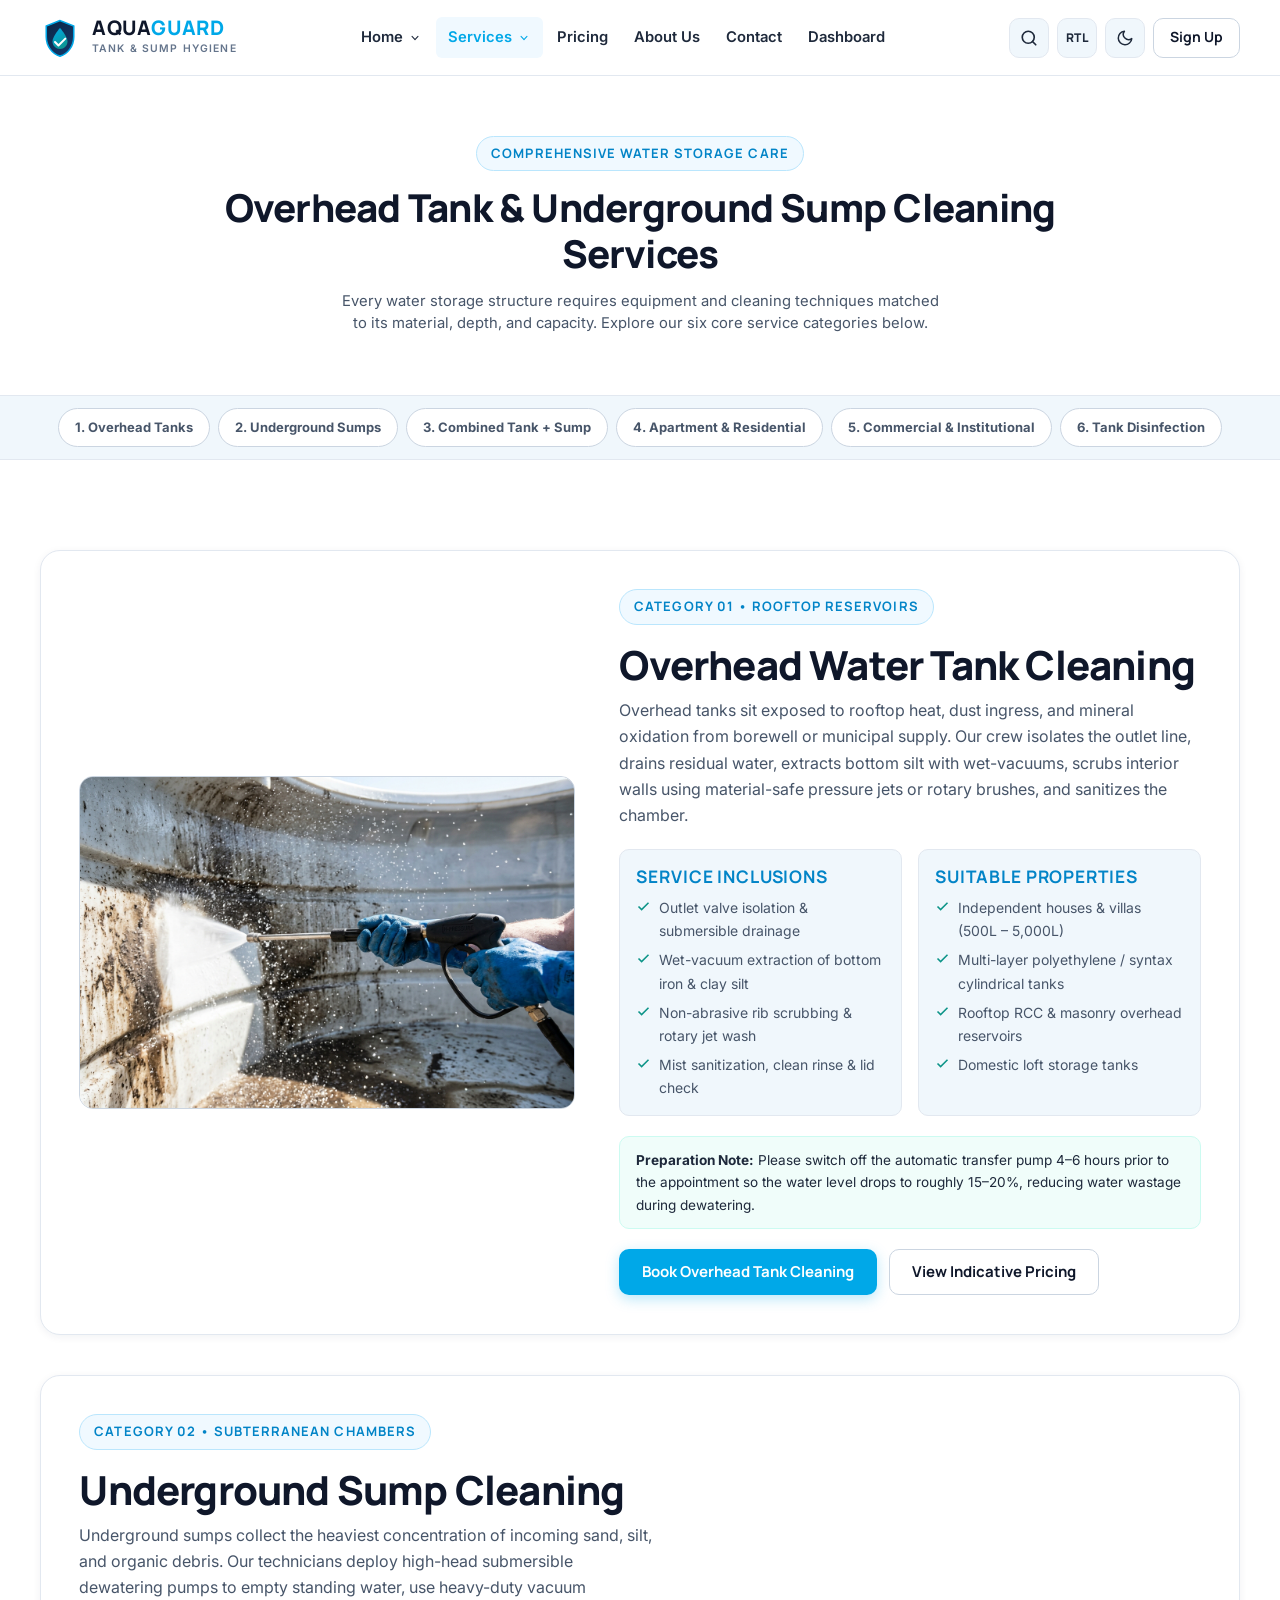
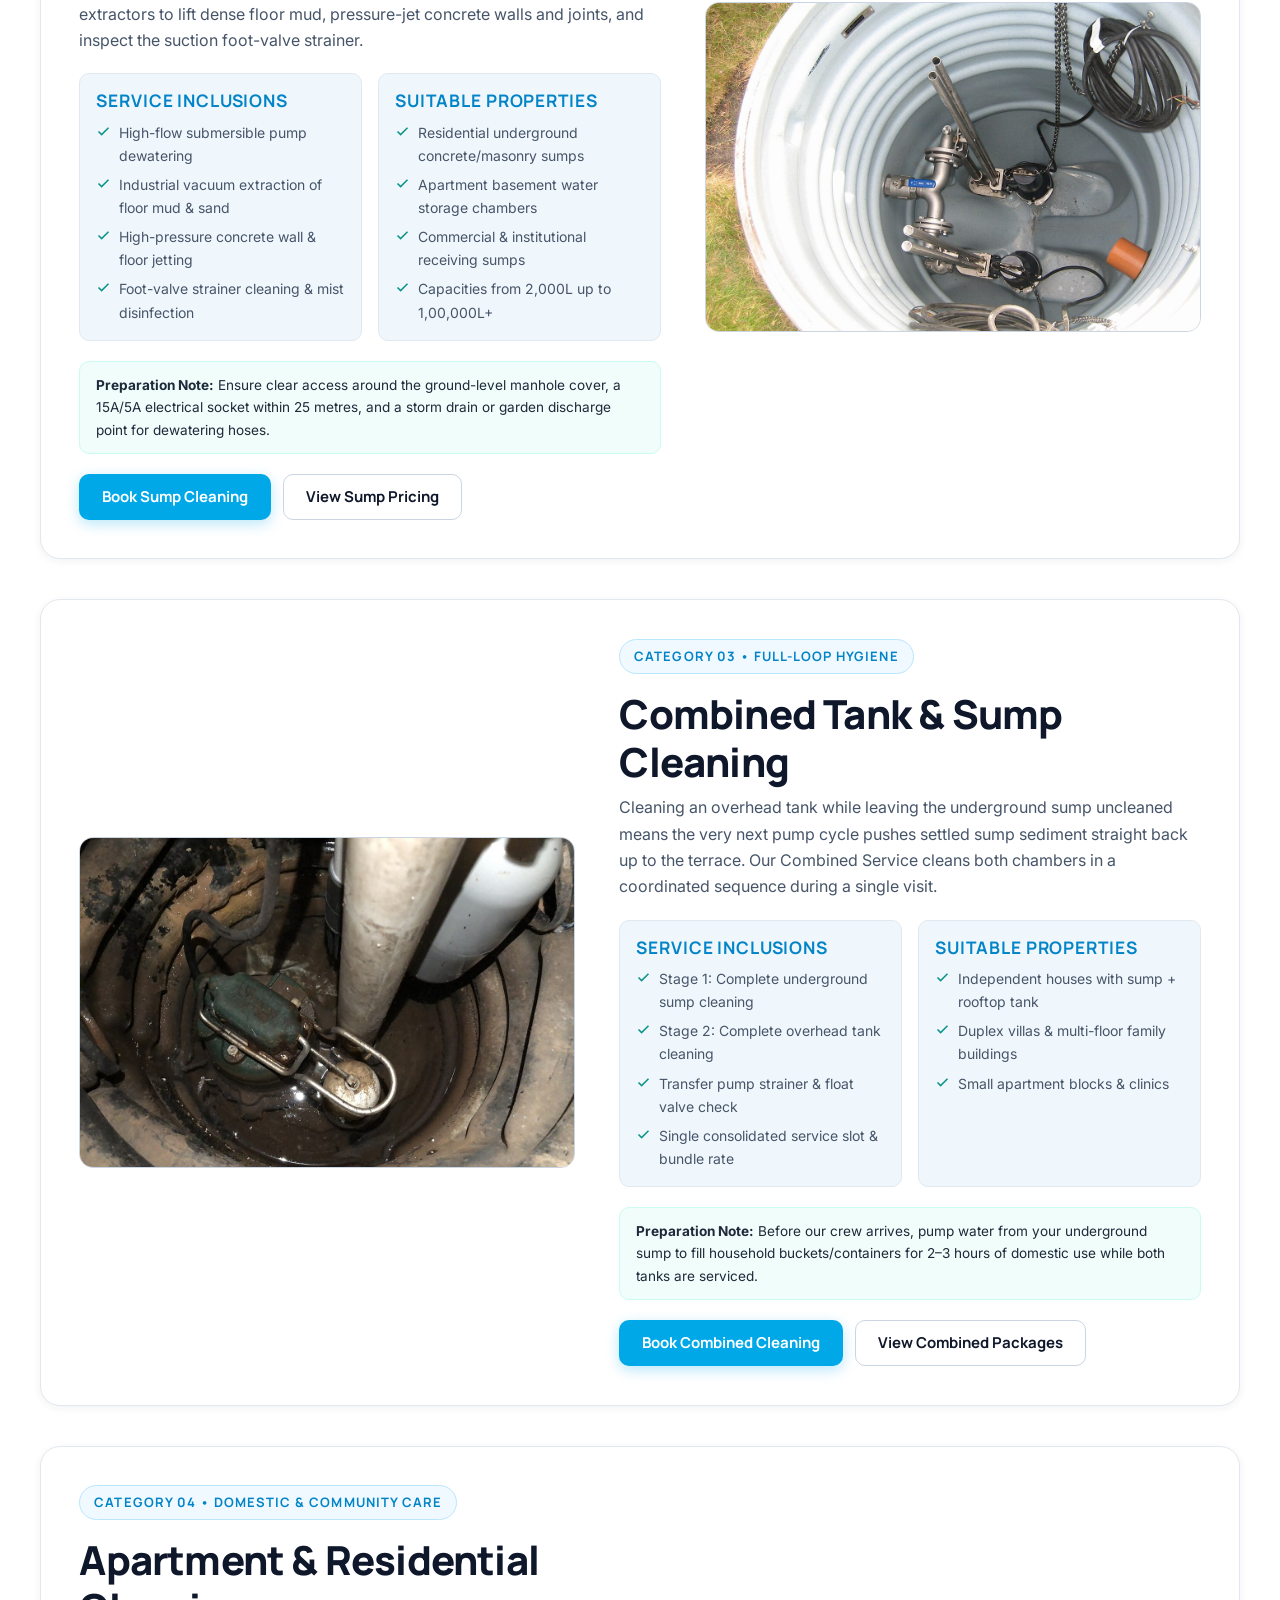
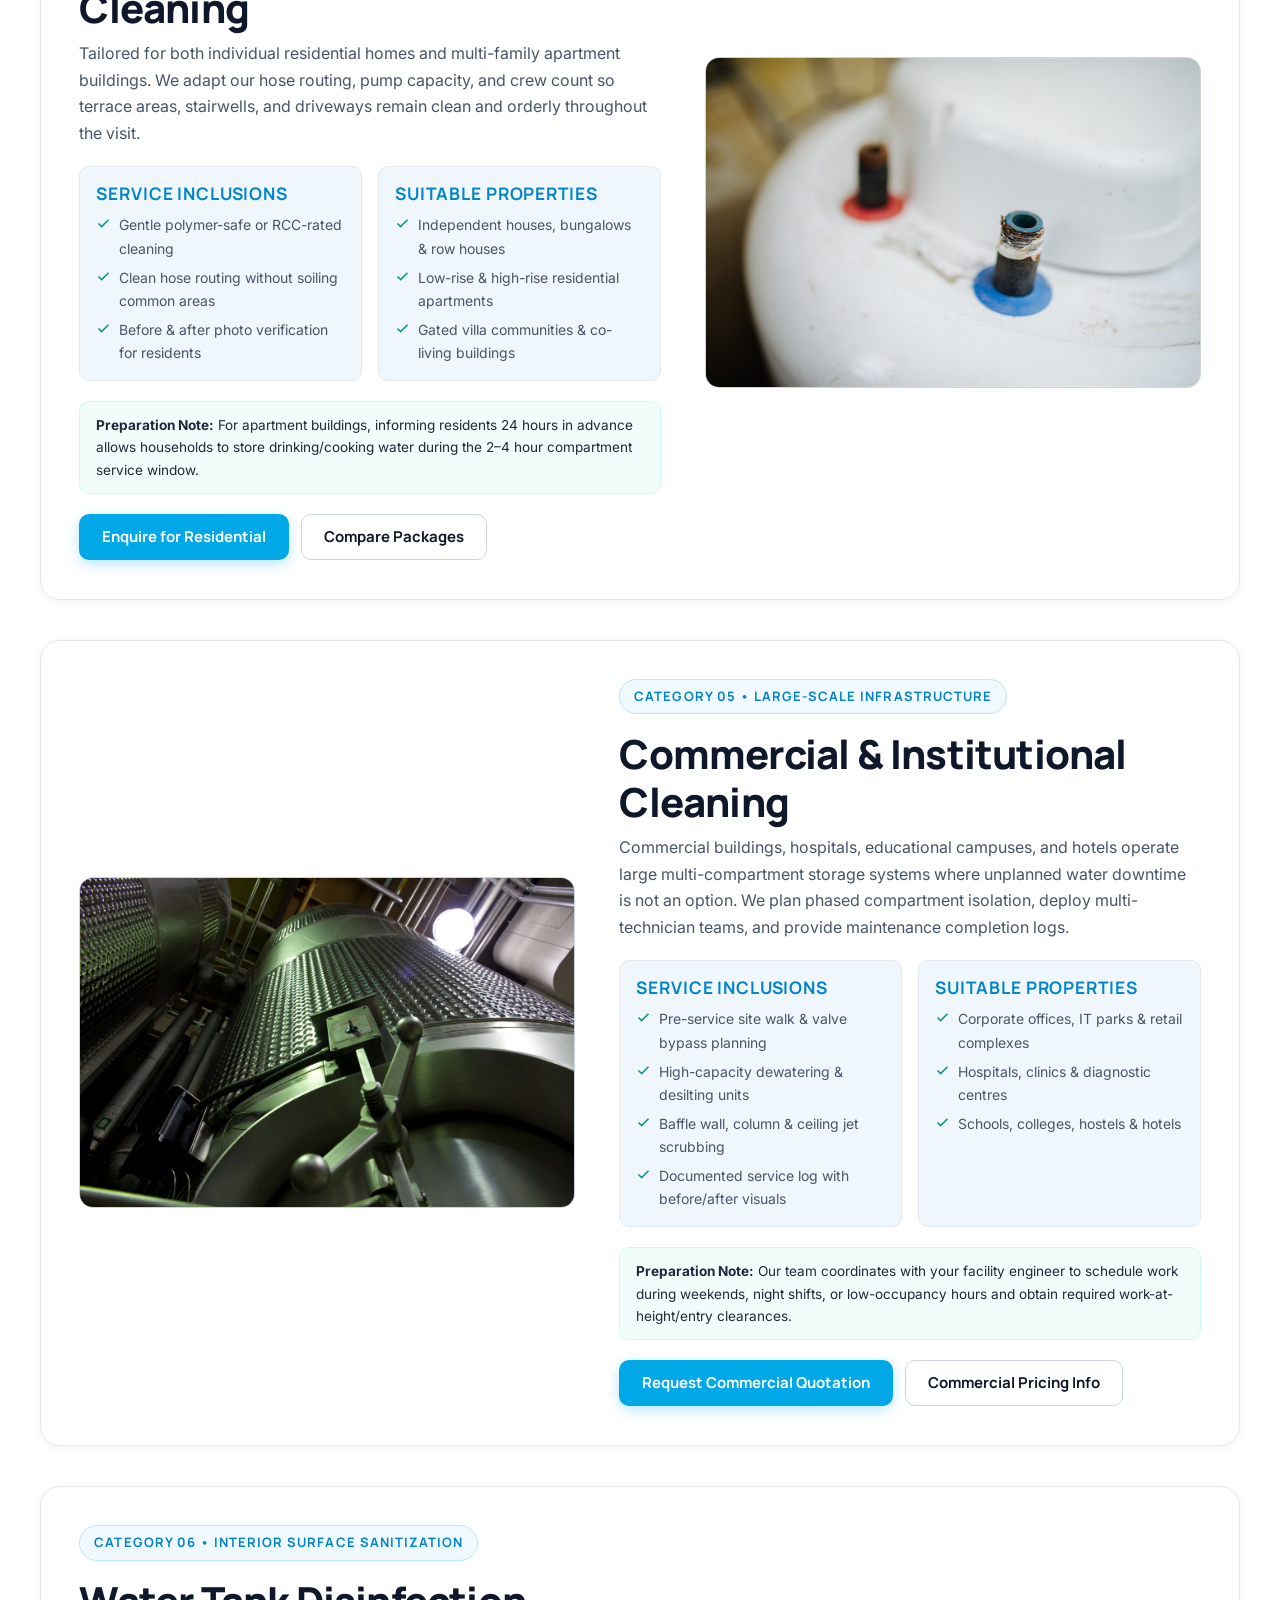
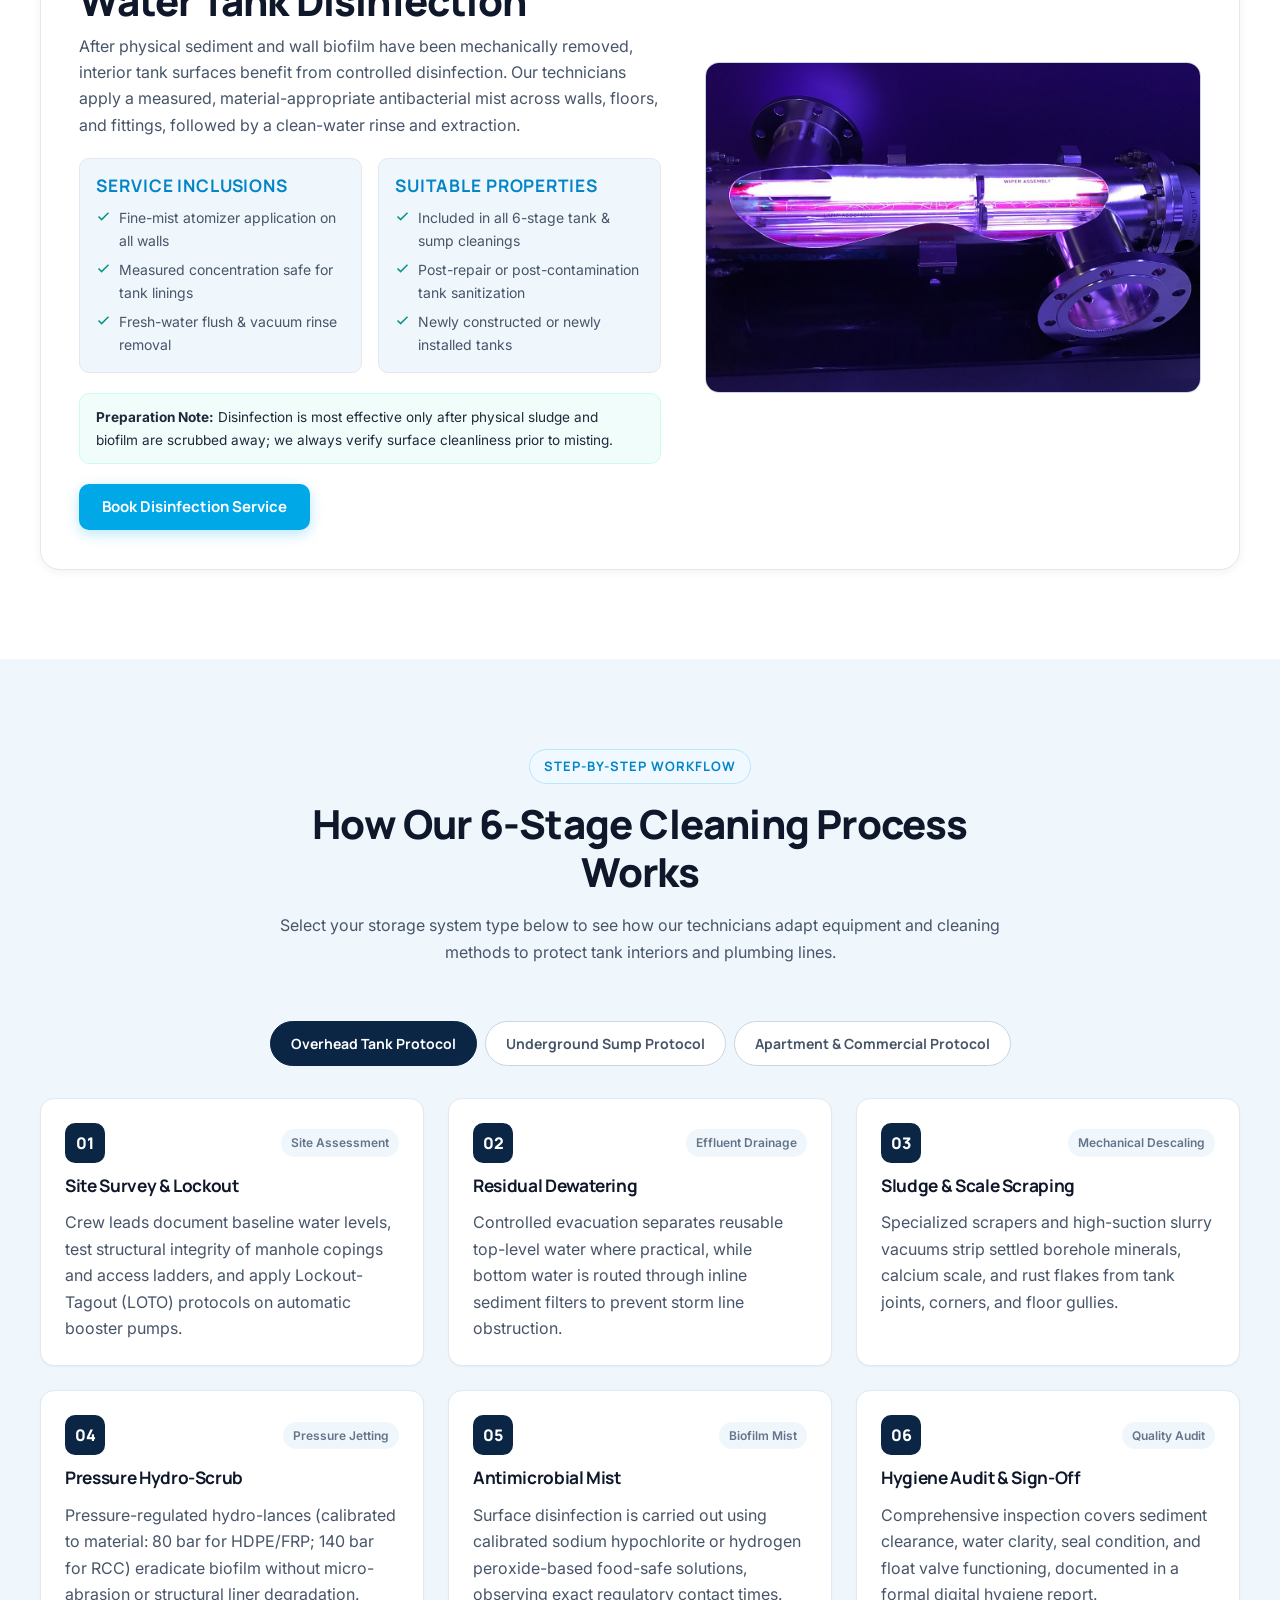
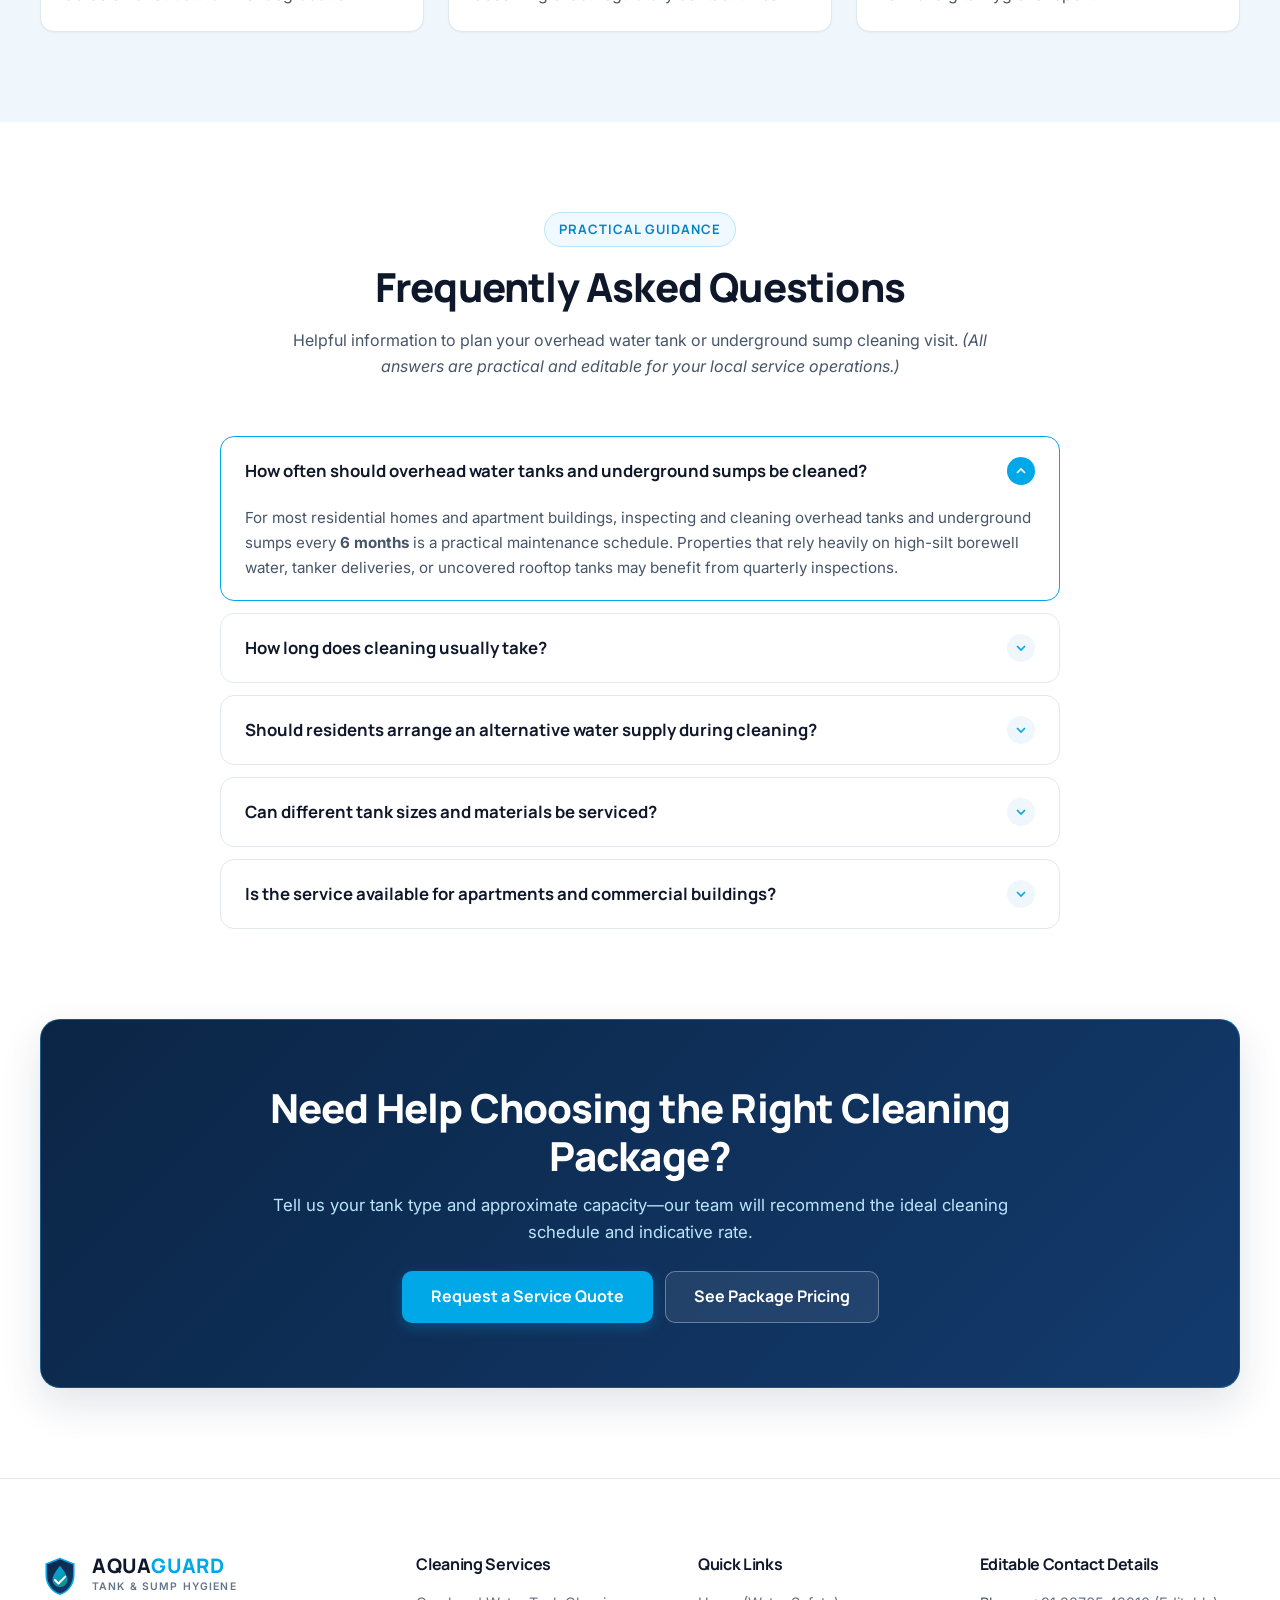
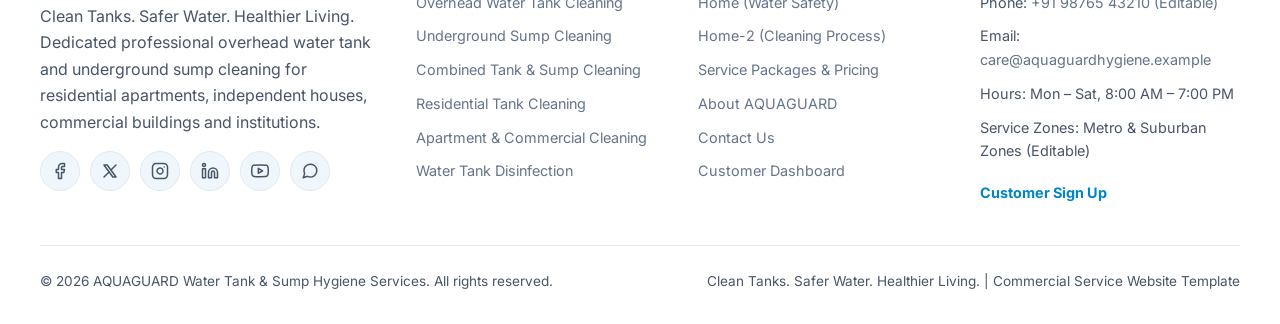
<file: services.html>
<!DOCTYPE html>
<html lang="en" data-theme="light">
<head>
  <meta charset="UTF-8">
  <meta name="viewport" content="width=device-width, initial-scale=1.0">
  <title>Water Tank &amp; Sump Cleaning Services &mdash; AQUAGUARD</title>
  <meta name="description" content="Explore AQUAGUARD's overhead water tank cleaning, underground sump cleaning, combined loop hygiene, residential &amp; commercial tank cleaning, and disinfection services.">
  <link rel="icon" type="image/svg+xml" href="assets/icons/favicon.svg">
  <link rel="preconnect" href="https://fonts.googleapis.com">
  <link rel="preconnect" href="https://fonts.gstatic.com" crossorigin>
  <link href="https://fonts.googleapis.com/css2?family=Inter:wght@400;500;600;700&amp;family=Manrope:wght@600;700;800&amp;display=swap" rel="stylesheet">
  <link rel="stylesheet" href="css/styles.css">
  <script>
    (function() {
      try {
        var savedTheme = localStorage.getItem('aquaguard_theme');
        if (savedTheme === 'dark' || (!savedTheme && window.matchMedia('(prefers-color-scheme: dark)').matches)) {
          document.documentElement.setAttribute('data-theme', 'dark');
        }
        var savedDir = localStorage.getItem('aquaguard_dir');
        if (savedDir === 'rtl') {
          document.documentElement.setAttribute('dir', 'rtl');
        }
      } catch (e) {}
    })();
  </script>
</head>
<body>
  <a href="#main-content" class="skip-link">Skip to main content</a>

  <!-- MANDATORY STICKY NAVBAR -->
  <header class="site-header" id="top">
    <div class="container navbar">
      <a href="index.html" class="navbar__brand" aria-label="AQUAGUARD Home">
        <img src="assets/icons/favicon.svg" alt="" class="navbar__brand-mark" width="40" height="40">
        <div class="navbar__brand-text">
          <span class="navbar__brand-title">AQUA<span>GUARD</span></span>
          <span class="navbar__brand-sub">Tank &amp; Sump Hygiene</span>
        </div>
      </a>

      <nav class="navbar__nav" aria-label="Primary Navigation">
        <!-- Home Dropdown -->
        <div class="nav-item nav-item--dropdown">
          <button type="button" class="nav-link" data-dropdown-trigger aria-expanded="false" aria-haspopup="true">
            <span>Home</span>
            <svg class="nav-link__caret" viewBox="0 0 20 20" fill="currentColor" aria-hidden="true">
              <path fill-rule="evenodd" d="M5.23 7.21a.75.75 0 011.06.02L10 11.168l3.71-3.938a.75.75 0 111.08 1.04l-4.25 4.5a.75.75 0 01-1.08 0l-4.25-4.5a.75.75 0 01.02-1.06z" clip-rule="evenodd"/>
            </svg>
          </button>
          <div class="dropdown-menu" role="menu">
            <a href="index.html" class="dropdown-item" role="menuitem">
              <span class="dropdown-item__icon">
                <svg width="18" height="18" viewBox="0 0 24 24" fill="none" stroke="currentColor" stroke-width="2"><path d="M3 9l9-7 9 7v11a2 2 0 0 1-2 2H5a2 2 0 0 1-2-2z"/><polyline points="9 22 9 12 15 12 15 22"/></svg>
              </span>
              <span class="dropdown-item__content">
                <span class="dropdown-item__title">Home</span>
                <span class="dropdown-item__desc">Clean water safety &amp; service discovery</span>
              </span>
            </a>
            <a href="home-2.html" class="dropdown-item" role="menuitem">
              <span class="dropdown-item__icon">
                <svg width="18" height="18" viewBox="0 0 24 24" fill="none" stroke="currentColor" stroke-width="2"><path d="M12 22s8-4 8-10V5l-8-3-8 3v7c0 6 8 10 8 10z"/></svg>
              </span>
              <span class="dropdown-item__content">
                <span class="dropdown-item__title">Home-2</span>
                <span class="dropdown-item__desc">Cleaning process &amp; hygiene standards</span>
              </span>
            </a>
          </div>
        </div>

        <!-- Services Dropdown -->
        <div class="nav-item nav-item--dropdown">
          <button type="button" class="nav-link is-active" data-dropdown-trigger aria-expanded="false" aria-haspopup="true">
            <span>Services</span>
            <svg class="nav-link__caret" viewBox="0 0 20 20" fill="currentColor" aria-hidden="true">
              <path fill-rule="evenodd" d="M5.23 7.21a.75.75 0 011.06.02L10 11.168l3.71-3.938a.75.75 0 111.08 1.04l-4.25 4.5a.75.75 0 01-1.08 0l-4.25-4.5a.75.75 0 01.02-1.06z" clip-rule="evenodd"/>
            </svg>
          </button>
          <div class="dropdown-menu dropdown-menu--services" role="menu">
            <a href="#overhead-tank" class="dropdown-item" role="menuitem">
              <span class="dropdown-item__icon">
                <svg width="18" height="18" viewBox="0 0 24 24" fill="none" stroke="currentColor" stroke-width="2"><rect x="4" y="4" width="16" height="16" rx="2"/><line x1="4" y1="10" x2="20" y2="10"/></svg>
              </span>
              <span class="dropdown-item__content">
                <span class="dropdown-item__title">Overhead Water Tank Cleaning</span>
                <span class="dropdown-item__desc">Rooftop syntax, polymer &amp; RCC tanks</span>
              </span>
            </a>
            <a href="#underground-sump" class="dropdown-item" role="menuitem">
              <span class="dropdown-item__icon">
                <svg width="18" height="18" viewBox="0 0 24 24" fill="none" stroke="currentColor" stroke-width="2"><path d="M2 12h20M4 12v8a2 2 0 0 0 2 2h12a2 2 0 0 0 2-2v-8"/><path d="M8 16h8"/></svg>
              </span>
              <span class="dropdown-item__content">
                <span class="dropdown-item__title">Underground Sump Cleaning</span>
                <span class="dropdown-item__desc">Submersible dewatering &amp; silt vacuuming</span>
              </span>
            </a>
            <a href="#combined-cleaning" class="dropdown-item" role="menuitem">
              <span class="dropdown-item__icon">
                <svg width="18" height="18" viewBox="0 0 24 24" fill="none" stroke="currentColor" stroke-width="2"><polyline points="17 1 21 5 17 9"/><path d="M3 11V9a4 4 0 0 1 4-4h14"/><polyline points="7 23 3 19 7 15"/><path d="M21 13v2a4 4 0 0 1-4 4H3"/></svg>
              </span>
              <span class="dropdown-item__content">
                <span class="dropdown-item__title">Combined Tank &amp; Sump Cleaning</span>
                <span class="dropdown-item__desc">Complete synchronized water storage hygiene</span>
              </span>
            </a>
            <a href="#residential-cleaning" class="dropdown-item" role="menuitem">
              <span class="dropdown-item__icon">
                <svg width="18" height="18" viewBox="0 0 24 24" fill="none" stroke="currentColor" stroke-width="2"><path d="M3 9l9-7 9 7v11a2 2 0 0 1-2 2H5a2 2 0 0 1-2-2z"/></svg>
              </span>
              <span class="dropdown-item__content">
                <span class="dropdown-item__title">Residential Tank Cleaning</span>
                <span class="dropdown-item__desc">Independent houses, villas &amp; domestic tanks</span>
              </span>
            </a>
            <a href="#commercial-cleaning" class="dropdown-item" role="menuitem">
              <span class="dropdown-item__icon">
                <svg width="18" height="18" viewBox="0 0 24 24" fill="none" stroke="currentColor" stroke-width="2"><rect x="3" y="2" width="18" height="20" rx="2"/><line x1="9" y1="6" x2="15" y2="6"/><line x1="9" y1="10" x2="15" y2="10"/><line x1="9" y1="14" x2="15" y2="14"/></svg>
              </span>
              <span class="dropdown-item__content">
                <span class="dropdown-item__title">Apartment &amp; Commercial Cleaning</span>
                <span class="dropdown-item__desc">Societies, offices, hospitals &amp; institutions</span>
              </span>
            </a>
            <a href="#tank-disinfection" class="dropdown-item" role="menuitem">
              <span class="dropdown-item__icon">
                <svg width="18" height="18" viewBox="0 0 24 24" fill="none" stroke="currentColor" stroke-width="2"><path d="M12 2.69l5.66 5.66a8 8 0 1 1-11.31 0z"/></svg>
              </span>
              <span class="dropdown-item__content">
                <span class="dropdown-item__title">Water Tank Disinfection</span>
                <span class="dropdown-item__desc">Food-grade antibacterial mist sanitization</span>
              </span>
            </a>
          </div>
        </div>

        <div class="nav-item">
          <a href="pricing.html" class="nav-link">Pricing</a>
        </div>
        <div class="nav-item">
          <a href="about.html" class="nav-link">About Us</a>
        </div>
        <div class="nav-item">
          <a href="contact.html" class="nav-link">Contact</a>
        </div>
        <div class="nav-item">
          <a href="dashboard.html" class="nav-link">Dashboard</a>
        </div>
      </nav>

      <div class="navbar__actions">
        <button type="button" class="icon-btn" data-search-open aria-label="Search services and questions" title="Search (Ctrl+K)">
          <svg width="18" height="18" viewBox="0 0 24 24" fill="none" stroke="currentColor" stroke-width="2.2" stroke-linecap="round" stroke-linejoin="round">
            <circle cx="11" cy="11" r="8"/><line x1="21" y1="21" x2="16.65" y2="16.65"/>
          </svg>
        </button>

        <!-- RTL Toggle Button (Only 'RTL' text inside) -->
        <button type="button" class="icon-btn rtl-toggle-btn" data-rtl-toggle aria-label="Toggle RTL layout" aria-pressed="false" title="Toggle RTL / LTR">RTL</button>

        <button type="button" class="icon-btn" data-theme-toggle aria-label="Switch theme" aria-pressed="false" title="Toggle Light/Dark Theme">
          <svg class="theme-toggle__sun" width="18" height="18" viewBox="0 0 24 24" fill="none" stroke="currentColor" stroke-width="2" stroke-linecap="round" stroke-linejoin="round">
            <circle cx="12" cy="12" r="5"/><line x1="12" y1="1" x2="12" y2="3"/><line x1="12" y1="21" x2="12" y2="23"/><line x1="4.22" y1="4.22" x2="5.64" y2="5.64"/><line x1="18.36" y1="18.36" x2="19.78" y2="19.78"/><line x1="1" y1="12" x2="3" y2="12"/><line x1="21" y1="12" x2="23" y2="12"/><line x1="4.22" y1="19.78" x2="5.64" y2="18.36"/><line x1="18.36" y1="5.64" x2="19.78" y2="4.22"/>
          </svg>
          <svg class="theme-toggle__moon" width="18" height="18" viewBox="0 0 24 24" fill="none" stroke="currentColor" stroke-width="2" stroke-linecap="round" stroke-linejoin="round">
            <path d="M21 12.79A9 9 0 1 1 11.21 3 7 7 0 0 0 21 12.79z"/>
          </svg>
        </button>

        <div class="navbar__auth-links">
          <a href="signup.html" class="btn btn--secondary btn--sm">Sign Up</a>
        </div>

        <button type="button" class="navbar__hamburger" id="mobileMenuBtn" aria-label="Open navigation menu" aria-expanded="false" aria-controls="mobileDrawer">
          <svg width="22" height="22" viewBox="0 0 24 24" fill="none" stroke="currentColor" stroke-width="2.2" stroke-linecap="round">
            <line x1="3" y1="6" x2="21" y2="6"/><line x1="3" y1="12" x2="21" y2="12"/><line x1="3" y1="18" x2="21" y2="18"/>
          </svg>
        </button>
      </div>
    </div>
  </header>

  <!-- MOBILE MENU DRAWER (Nicely designed with all buttons moved inside for mobile & tab views) -->
  <div class="mobile-menu-backdrop" id="mobileBackdrop" aria-hidden="true"></div>
  <aside class="mobile-drawer" id="mobileDrawer" aria-label="Mobile Navigation">
    
    <!-- Drawer Header with Brandname & Close Button -->
    <div class="mobile-drawer__header">
      <a href="index.html" class="navbar__brand" aria-label="AQUAGUARD Home">
        <img src="assets/icons/favicon.svg" alt="" class="navbar__brand-mark" width="40" height="40">
        <div class="navbar__brand-text">
          <span class="navbar__brand-title">AQUA<span>GUARD</span></span>
          <span class="navbar__brand-sub">Tank &amp; Sump Hygiene</span>
        </div>
      </a>
      <button type="button" class="mobile-drawer__close" id="mobileDrawerClose" aria-label="Close menu">&times;</button>
    </div>

    <!-- Search Button inside Menu -->
    <button type="button" class="mobile-search-btn" data-search-open aria-label="Search services and answers">
      <div style="display:flex; align-items:center; gap:8px;">
        <svg width="18" height="18" viewBox="0 0 24 24" fill="none" stroke="currentColor" stroke-width="2.2" style="color:var(--color-aqua-500);"><circle cx="11" cy="11" r="8"/><line x1="21" y1="21" x2="16.65" y2="16.65"/></svg>
        <span>Search services, FAQs...</span>
      </div>
      <kbd>Search</kbd>
    </button>

    <!-- Navigation Links -->
    <ul class="mobile-nav-list">
      <li class="mobile-nav-item">
        <button type="button" class="mobile-dropdown-trigger" data-mobile-dropdown aria-expanded="false">
          <span>Home</span>
          <svg class="nav-link__caret" viewBox="0 0 20 20" fill="currentColor"><path fill-rule="evenodd" d="M5.23 7.21a.75.75 0 011.06.02L10 11.168l3.71-3.938a.75.75 0 111.08 1.04l-4.25 4.5a.75.75 0 01-1.08 0l-4.25-4.5a.75.75 0 01.02-1.06z" clip-rule="evenodd"/></svg>
        </button>
        <div class="mobile-submenu">
          <a href="index.html" class="mobile-submenu-link">Home &mdash; Clean Water Safety</a>
          <a href="home-2.html" class="mobile-submenu-link">Home-2 &mdash; Cleaning Process</a>
        </div>
      </li>
      <li class="mobile-nav-item">
        <button type="button" class="mobile-dropdown-trigger" data-mobile-dropdown aria-expanded="false">
          <span>Services</span>
          <svg class="nav-link__caret" viewBox="0 0 20 20" fill="currentColor"><path fill-rule="evenodd" d="M5.23 7.21a.75.75 0 011.06.02L10 11.168l3.71-3.938a.75.75 0 111.08 1.04l-4.25 4.5a.75.75 0 01-1.08 0l-4.25-4.5a.75.75 0 01.02-1.06z" clip-rule="evenodd"/></svg>
        </button>
        <div class="mobile-submenu">
          <a href="services.html#overhead-tank" class="mobile-submenu-link">Overhead Water Tank Cleaning</a>
          <a href="services.html#underground-sump" class="mobile-submenu-link">Underground Sump Cleaning</a>
          <a href="services.html#combined-cleaning" class="mobile-submenu-link">Combined Tank &amp; Sump Cleaning</a>
          <a href="services.html#residential-cleaning" class="mobile-submenu-link">Residential Tank Cleaning</a>
          <a href="services.html#commercial-cleaning" class="mobile-submenu-link">Apartment &amp; Commercial Cleaning</a>
          <a href="services.html#tank-disinfection" class="mobile-submenu-link">Water Tank Disinfection</a>
        </div>
      </li>
      <li class="mobile-nav-item">
        <a href="pricing.html" class="mobile-nav-link">Pricing</a>
      </li>
      <li class="mobile-nav-item">
        <a href="about.html" class="mobile-nav-link">About Us</a>
      </li>
      <li class="mobile-nav-item">
        <a href="contact.html" class="mobile-nav-link">Contact</a>
      </li>
      <li class="mobile-nav-item">
        <a href="dashboard.html" class="mobile-nav-link">Dashboard</a>
      </li>
    </ul>

    <!-- Controls & Preferences moved inside Menu Drawer -->
    <div style="margin-top: var(--space-2);">
      <span class="mobile-drawer__section-title">Preferences</span>
      <div class="mobile-drawer__controls-grid">
        <div class="mobile-control-card">
          <span class="mobile-control-card__label">Layout Direction</span>
          <button type="button" class="mobile-control-btn rtl-toggle-btn" data-rtl-toggle aria-label="Toggle RTL layout" aria-pressed="false" title="Toggle RTL / LTR">
            RTL
          </button>
        </div>

        <div class="mobile-control-card">
          <span class="mobile-control-card__label">Display Mode</span>
          <button type="button" class="mobile-control-btn" data-theme-toggle aria-label="Switch theme" aria-pressed="false" title="Toggle Light/Dark Theme">
            <svg class="theme-toggle__sun" width="16" height="16" viewBox="0 0 24 24" fill="none" stroke="currentColor" stroke-width="2"><circle cx="12" cy="12" r="5"/><line x1="12" y1="1" x2="12" y2="3"/><line x1="12" y1="21" x2="12" y2="23"/><line x1="4.22" y1="4.22" x2="5.64" y2="5.64"/><line x1="18.36" y1="18.36" x2="19.78" y2="19.78"/><line x1="1" y1="12" x2="3" y2="12"/><line x1="21" y1="12" x2="23" y2="12"/><line x1="4.22" y1="19.78" x2="5.64" y2="18.36"/><line x1="18.36" y1="5.64" x2="19.78" y2="4.22"/></svg>
            <svg class="theme-toggle__moon" width="16" height="16" viewBox="0 0 24 24" fill="none" stroke="currentColor" stroke-width="2"><path d="M21 12.79A9 9 0 1 1 11.21 3 7 7 0 0 0 21 12.79z"/></svg>
            <span>Theme</span>
          </button>
        </div>
      </div>
    </div>

    <!-- Primary CTA & Account Links inside Menu Drawer -->
    <div class="mobile-drawer__actions">
      <a href="signup.html" class="btn btn--primary mobile-drawer__cta">
        <svg width="18" height="18" viewBox="0 0 24 24" fill="none" stroke="currentColor" stroke-width="2"><path d="M16 21v-2a4 4 0 0 0-4-4H5a4 4 0 0 0-4 4v2"/><circle cx="8.5" cy="7" r="4"/><line x1="20" y1="8" x2="20" y2="14"/><line x1="23" y1="11" x2="17" y2="11"/></svg>
        <span>Sign Up for Service</span>
      </a>
      <div class="mobile-drawer__footer-links">
        <a href="login.html">Sign In to Customer Account &rarr;</a>
      </div>
    </div>
  </aside>

  <!-- INTERACTIVE SEARCH MODAL -->
  <div class="search-modal" id="searchModal" role="dialog" aria-modal="true" aria-label="Search AQUAGUARD website" aria-hidden="true">
    <div class="search-modal__dialog">
      <div class="search-modal__header">
        <svg width="20" height="20" viewBox="0 0 24 24" fill="none" stroke="currentColor" stroke-width="2.2" style="color:var(--color-aqua-500); flex-shrink:0;">
          <circle cx="11" cy="11" r="8"/><line x1="21" y1="21" x2="16.65" y2="16.65"/>
        </svg>
        <input type="search" id="searchModalInput" class="search-modal__input" placeholder="Search services, sump cleaning, pricing, FAQs..." aria-label="Search AQUAGUARD website">
        <button type="button" id="searchModalClose" class="search-modal__close" aria-label="Close search">ESC</button>
      </div>
      <div class="search-modal__results" id="searchModalResults"></div>
    </div>
  </div>

  <!-- MAIN CONTENT -->
  <main id="main-content">

    <!-- PAGE HEADER -->
    <section class="page-hero">
      <div class="container">
        <div class="section-header">
          <span class="eyebrow">Comprehensive Water Storage Care</span>
          <h1>Overhead Tank &amp; Underground Sump Cleaning Services</h1>
          <p>
            Every water storage structure requires equipment and cleaning techniques matched to its material, depth, and capacity. Explore our six core service categories below.
          </p>
        </div>
      </div>
    </section>

    <!-- Category Jump Bar -->
    <nav class="hero-filter-strip" aria-label="Jump to service category">
      <div class="container">
        <div class="pricing-filter-bar">
          <a href="#overhead-tank" class="ba-pill-btn">1. Overhead Tanks</a>
          <a href="#underground-sump" class="ba-pill-btn">2. Underground Sumps</a>
          <a href="#combined-cleaning" class="ba-pill-btn">3. Combined Tank + Sump</a>
          <a href="#residential-cleaning" class="ba-pill-btn">4. Apartment &amp; Residential</a>
          <a href="#commercial-cleaning" class="ba-pill-btn">5. Commercial &amp; Institutional</a>
          <a href="#tank-disinfection" class="ba-pill-btn">6. Tank Disinfection</a>
        </div>
      </div>
    </nav>

    <!-- DETAILED SERVICE CATEGORIES -->
    <section class="section">
      <div class="container service-detail-list">

        <!-- SERVICE 1: OVERHEAD WATER TANK CLEANING -->
        <article class="service-detail-card" id="overhead-tank">
          <div class="service-detail-card__media">
            <img src="assets/images/services-detail-overhead.jpg" alt="Technician cleaning rooftop overhead water tank with high-pressure rotary jet" width="640" height="420">
          </div>
          <div>
            <span class="eyebrow">Category 01 &bull; Rooftop Reservoirs</span>
            <h2>Overhead Water Tank Cleaning</h2>
            <p style="margin-top:0.5rem;">
              Overhead tanks sit exposed to rooftop heat, dust ingress, and mineral oxidation from borewell or municipal supply. Our crew isolates the outlet line, drains residual water, extracts bottom silt with wet-vacuums, scrubs interior walls using material-safe pressure jets or rotary brushes, and sanitizes the chamber.
            </p>
            <div class="service-detail-card__meta-grid">
              <div class="service-meta-box">
                <h4>Service Inclusions</h4>
                <ul>
                  <li>
                    <svg width="15" height="15" viewBox="0 0 24 24" fill="none" stroke="currentColor" stroke-width="2.5"><polyline points="20 6 9 17 4 12"/></svg>
                    <span>Outlet valve isolation &amp; submersible drainage</span>
                  </li>
                  <li>
                    <svg width="15" height="15" viewBox="0 0 24 24" fill="none" stroke="currentColor" stroke-width="2.5"><polyline points="20 6 9 17 4 12"/></svg>
                    <span>Wet-vacuum extraction of bottom iron &amp; clay silt</span>
                  </li>
                  <li>
                    <svg width="15" height="15" viewBox="0 0 24 24" fill="none" stroke="currentColor" stroke-width="2.5"><polyline points="20 6 9 17 4 12"/></svg>
                    <span>Non-abrasive rib scrubbing &amp; rotary jet wash</span>
                  </li>
                  <li>
                    <svg width="15" height="15" viewBox="0 0 24 24" fill="none" stroke="currentColor" stroke-width="2.5"><polyline points="20 6 9 17 4 12"/></svg>
                    <span>Mist sanitization, clean rinse &amp; lid check</span>
                  </li>
                </ul>
              </div>
              <div class="service-meta-box">
                <h4>Suitable Properties</h4>
                <ul>
                  <li>
                    <svg width="15" height="15" viewBox="0 0 24 24" fill="none" stroke="currentColor" stroke-width="2.5"><polyline points="20 6 9 17 4 12"/></svg>
                    <span>Independent houses &amp; villas (500L &ndash; 5,000L)</span>
                  </li>
                  <li>
                    <svg width="15" height="15" viewBox="0 0 24 24" fill="none" stroke="currentColor" stroke-width="2.5"><polyline points="20 6 9 17 4 12"/></svg>
                    <span>Multi-layer polyethylene / syntax cylindrical tanks</span>
                  </li>
                  <li>
                    <svg width="15" height="15" viewBox="0 0 24 24" fill="none" stroke="currentColor" stroke-width="2.5"><polyline points="20 6 9 17 4 12"/></svg>
                    <span>Rooftop RCC &amp; masonry overhead reservoirs</span>
                  </li>
                  <li>
                    <svg width="15" height="15" viewBox="0 0 24 24" fill="none" stroke="currentColor" stroke-width="2.5"><polyline points="20 6 9 17 4 12"/></svg>
                    <span>Domestic loft storage tanks</span>
                  </li>
                </ul>
              </div>
            </div>
            <div class="service-prep-note">
              <strong>Preparation Note:</strong> Please switch off the automatic transfer pump 4&ndash;6 hours prior to the appointment so the water level drops to roughly 15&ndash;20%, reducing water wastage during dewatering.
            </div>
            <div class="service-detail-card__actions">
              <a href="contact.html?service=overhead-tank&amp;tankType=Overhead+Tank#enquiry-form" class="btn btn--primary">Book Overhead Tank Cleaning</a>
              <a href="pricing.html#overhead-packages" class="btn btn--secondary">View Indicative Pricing</a>
            </div>
          </div>
        </article>

        <!-- SERVICE 2: UNDERGROUND SUMP CLEANING -->
        <article class="service-detail-card" id="underground-sump">
          <div class="service-detail-card__media">
            <img src="assets/images/services-detail-sump.jpg" alt="Submersible dewatering sump pumps, chains, and stainless piping inside ribbed sump pit" width="640" height="420" loading="lazy">
          </div>
          <div>
            <span class="eyebrow">Category 02 &bull; Subterranean Chambers</span>
            <h2>Underground Sump Cleaning</h2>
            <p style="margin-top:0.5rem;">
              Underground sumps collect the heaviest concentration of incoming sand, silt, and organic debris. Our technicians deploy high-head submersible dewatering pumps to empty standing water, use heavy-duty vacuum extractors to lift dense floor mud, pressure-jet concrete walls and joints, and inspect the suction foot-valve strainer.
            </p>
            <div class="service-detail-card__meta-grid">
              <div class="service-meta-box">
                <h4>Service Inclusions</h4>
                <ul>
                  <li>
                    <svg width="15" height="15" viewBox="0 0 24 24" fill="none" stroke="currentColor" stroke-width="2.5"><polyline points="20 6 9 17 4 12"/></svg>
                    <span>High-flow submersible pump dewatering</span>
                  </li>
                  <li>
                    <svg width="15" height="15" viewBox="0 0 24 24" fill="none" stroke="currentColor" stroke-width="2.5"><polyline points="20 6 9 17 4 12"/></svg>
                    <span>Industrial vacuum extraction of floor mud &amp; sand</span>
                  </li>
                  <li>
                    <svg width="15" height="15" viewBox="0 0 24 24" fill="none" stroke="currentColor" stroke-width="2.5"><polyline points="20 6 9 17 4 12"/></svg>
                    <span>High-pressure concrete wall &amp; floor jetting</span>
                  </li>
                  <li>
                    <svg width="15" height="15" viewBox="0 0 24 24" fill="none" stroke="currentColor" stroke-width="2.5"><polyline points="20 6 9 17 4 12"/></svg>
                    <span>Foot-valve strainer cleaning &amp; mist disinfection</span>
                  </li>
                </ul>
              </div>
              <div class="service-meta-box">
                <h4>Suitable Properties</h4>
                <ul>
                  <li>
                    <svg width="15" height="15" viewBox="0 0 24 24" fill="none" stroke="currentColor" stroke-width="2.5"><polyline points="20 6 9 17 4 12"/></svg>
                    <span>Residential underground concrete/masonry sumps</span>
                  </li>
                  <li>
                    <svg width="15" height="15" viewBox="0 0 24 24" fill="none" stroke="currentColor" stroke-width="2.5"><polyline points="20 6 9 17 4 12"/></svg>
                    <span>Apartment basement water storage chambers</span>
                  </li>
                  <li>
                    <svg width="15" height="15" viewBox="0 0 24 24" fill="none" stroke="currentColor" stroke-width="2.5"><polyline points="20 6 9 17 4 12"/></svg>
                    <span>Commercial &amp; institutional receiving sumps</span>
                  </li>
                  <li>
                    <svg width="15" height="15" viewBox="0 0 24 24" fill="none" stroke="currentColor" stroke-width="2.5"><polyline points="20 6 9 17 4 12"/></svg>
                    <span>Capacities from 2,000L up to 1,00,000L+</span>
                  </li>
                </ul>
              </div>
            </div>
            <div class="service-prep-note">
              <strong>Preparation Note:</strong> Ensure clear access around the ground-level manhole cover, a 15A/5A electrical socket within 25 metres, and a storm drain or garden discharge point for dewatering hoses.
            </div>
            <div class="service-detail-card__actions">
              <a href="contact.html?service=underground-sump&amp;tankType=Underground+Sump#enquiry-form" class="btn btn--primary">Book Sump Cleaning</a>
              <a href="pricing.html#sump-packages" class="btn btn--secondary">View Sump Pricing</a>
            </div>
          </div>
        </article>

        <!-- SERVICE 3: COMBINED TANK & SUMP CLEANING -->
        <article class="service-detail-card" id="combined-cleaning">
          <div class="service-detail-card__media">
            <img src="assets/images/services-detail-combined.jpg" alt="Submersible sump pump, float switch, and vertical PVC discharge line to upper supply" width="640" height="420" loading="lazy">
          </div>
          <div>
            <span class="eyebrow">Category 03 &bull; Full-Loop Hygiene</span>
            <h2>Combined Tank &amp; Sump Cleaning</h2>
            <p style="margin-top:0.5rem;">
              Cleaning an overhead tank while leaving the underground sump uncleaned means the very next pump cycle pushes settled sump sediment straight back up to the terrace. Our Combined Service cleans both chambers in a coordinated sequence during a single visit.
            </p>
            <div class="service-detail-card__meta-grid">
              <div class="service-meta-box">
                <h4>Service Inclusions</h4>
                <ul>
                  <li>
                    <svg width="15" height="15" viewBox="0 0 24 24" fill="none" stroke="currentColor" stroke-width="2.5"><polyline points="20 6 9 17 4 12"/></svg>
                    <span>Stage 1: Complete underground sump cleaning</span>
                  </li>
                  <li>
                    <svg width="15" height="15" viewBox="0 0 24 24" fill="none" stroke="currentColor" stroke-width="2.5"><polyline points="20 6 9 17 4 12"/></svg>
                    <span>Stage 2: Complete overhead tank cleaning</span>
                  </li>
                  <li>
                    <svg width="15" height="15" viewBox="0 0 24 24" fill="none" stroke="currentColor" stroke-width="2.5"><polyline points="20 6 9 17 4 12"/></svg>
                    <span>Transfer pump strainer &amp; float valve check</span>
                  </li>
                  <li>
                    <svg width="15" height="15" viewBox="0 0 24 24" fill="none" stroke="currentColor" stroke-width="2.5"><polyline points="20 6 9 17 4 12"/></svg>
                    <span>Single consolidated service slot &amp; bundle rate</span>
                  </li>
                </ul>
              </div>
              <div class="service-meta-box">
                <h4>Suitable Properties</h4>
                <ul>
                  <li>
                    <svg width="15" height="15" viewBox="0 0 24 24" fill="none" stroke="currentColor" stroke-width="2.5"><polyline points="20 6 9 17 4 12"/></svg>
                    <span>Independent houses with sump + rooftop tank</span>
                  </li>
                  <li>
                    <svg width="15" height="15" viewBox="0 0 24 24" fill="none" stroke="currentColor" stroke-width="2.5"><polyline points="20 6 9 17 4 12"/></svg>
                    <span>Duplex villas &amp; multi-floor family buildings</span>
                  </li>
                  <li>
                    <svg width="15" height="15" viewBox="0 0 24 24" fill="none" stroke="currentColor" stroke-width="2.5"><polyline points="20 6 9 17 4 12"/></svg>
                    <span>Small apartment blocks &amp; clinics</span>
                  </li>
                </ul>
              </div>
            </div>
            <div class="service-prep-note">
              <strong>Preparation Note:</strong> Before our crew arrives, pump water from your underground sump to fill household buckets/containers for 2&ndash;3 hours of domestic use while both tanks are serviced.
            </div>
            <div class="service-detail-card__actions">
              <a href="contact.html?service=combined-cleaning&amp;tankType=Both+Overhead+Tank+and+Sump#enquiry-form" class="btn btn--primary">Book Combined Cleaning</a>
              <a href="pricing.html#combined-packages" class="btn btn--secondary">View Combined Packages</a>
            </div>
          </div>
        </article>

        <!-- SERVICE 4: APARTMENT & RESIDENTIAL CLEANING -->
        <article class="service-detail-card" id="residential-cleaning">
          <div class="service-detail-card__media">
            <img src="assets/images/services-detail-residential.jpg" alt="Clean white residential water storage tank top plumbing inlet and outlet connectors" width="640" height="420" loading="lazy">
          </div>
          <div>
            <span class="eyebrow">Category 04 &bull; Domestic &amp; Community Care</span>
            <h2>Apartment &amp; Residential Cleaning</h2>
            <p style="margin-top:0.5rem;">
              Tailored for both individual residential homes and multi-family apartment buildings. We adapt our hose routing, pump capacity, and crew count so terrace areas, stairwells, and driveways remain clean and orderly throughout the visit.
            </p>
            <div class="service-detail-card__meta-grid">
              <div class="service-meta-box">
                <h4>Service Inclusions</h4>
                <ul>
                  <li>
                    <svg width="15" height="15" viewBox="0 0 24 24" fill="none" stroke="currentColor" stroke-width="2.5"><polyline points="20 6 9 17 4 12"/></svg>
                    <span>Gentle polymer-safe or RCC-rated cleaning</span>
                  </li>
                  <li>
                    <svg width="15" height="15" viewBox="0 0 24 24" fill="none" stroke="currentColor" stroke-width="2.5"><polyline points="20 6 9 17 4 12"/></svg>
                    <span>Clean hose routing without soiling common areas</span>
                  </li>
                  <li>
                    <svg width="15" height="15" viewBox="0 0 24 24" fill="none" stroke="currentColor" stroke-width="2.5"><polyline points="20 6 9 17 4 12"/></svg>
                    <span>Before &amp; after photo verification for residents</span>
                  </li>
                </ul>
              </div>
              <div class="service-meta-box">
                <h4>Suitable Properties</h4>
                <ul>
                  <li>
                    <svg width="15" height="15" viewBox="0 0 24 24" fill="none" stroke="currentColor" stroke-width="2.5"><polyline points="20 6 9 17 4 12"/></svg>
                    <span>Independent houses, bungalows &amp; row houses</span>
                  </li>
                  <li>
                    <svg width="15" height="15" viewBox="0 0 24 24" fill="none" stroke="currentColor" stroke-width="2.5"><polyline points="20 6 9 17 4 12"/></svg>
                    <span>Low-rise &amp; high-rise residential apartments</span>
                  </li>
                  <li>
                    <svg width="15" height="15" viewBox="0 0 24 24" fill="none" stroke="currentColor" stroke-width="2.5"><polyline points="20 6 9 17 4 12"/></svg>
                    <span>Gated villa communities &amp; co-living buildings</span>
                  </li>
                </ul>
              </div>
            </div>
            <div class="service-prep-note">
              <strong>Preparation Note:</strong> For apartment buildings, informing residents 24 hours in advance allows households to store drinking/cooking water during the 2&ndash;4 hour compartment service window.
            </div>
            <div class="service-detail-card__actions">
              <a href="contact.html?service=residential-cleaning&amp;property=Independent+House#enquiry-form" class="btn btn--primary">Enquire for Residential</a>
              <a href="pricing.html" class="btn btn--secondary">Compare Packages</a>
            </div>
          </div>
        </article>

        <!-- SERVICE 5: COMMERCIAL & INSTITUTIONAL CLEANING -->
        <article class="service-detail-card" id="commercial-cleaning">
          <div class="service-detail-card__media">
            <img src="assets/images/services-detail-commercial.jpg" alt="Large multi-compartment commercial and institutional water storage cleaning" width="640" height="420" loading="lazy">
          </div>
          <div>
            <span class="eyebrow">Category 05 &bull; Large-Scale Infrastructure</span>
            <h2>Commercial &amp; Institutional Cleaning</h2>
            <p style="margin-top:0.5rem;">
              Commercial buildings, hospitals, educational campuses, and hotels operate large multi-compartment storage systems where unplanned water downtime is not an option. We plan phased compartment isolation, deploy multi-technician teams, and provide maintenance completion logs.
            </p>
            <div class="service-detail-card__meta-grid">
              <div class="service-meta-box">
                <h4>Service Inclusions</h4>
                <ul>
                  <li>
                    <svg width="15" height="15" viewBox="0 0 24 24" fill="none" stroke="currentColor" stroke-width="2.5"><polyline points="20 6 9 17 4 12"/></svg>
                    <span>Pre-service site walk &amp; valve bypass planning</span>
                  </li>
                  <li>
                    <svg width="15" height="15" viewBox="0 0 24 24" fill="none" stroke="currentColor" stroke-width="2.5"><polyline points="20 6 9 17 4 12"/></svg>
                    <span>High-capacity dewatering &amp; desilting units</span>
                  </li>
                  <li>
                    <svg width="15" height="15" viewBox="0 0 24 24" fill="none" stroke="currentColor" stroke-width="2.5"><polyline points="20 6 9 17 4 12"/></svg>
                    <span>Baffle wall, column &amp; ceiling jet scrubbing</span>
                  </li>
                  <li>
                    <svg width="15" height="15" viewBox="0 0 24 24" fill="none" stroke="currentColor" stroke-width="2.5"><polyline points="20 6 9 17 4 12"/></svg>
                    <span>Documented service log with before/after visuals</span>
                  </li>
                </ul>
              </div>
              <div class="service-meta-box">
                <h4>Suitable Properties</h4>
                <ul>
                  <li>
                    <svg width="15" height="15" viewBox="0 0 24 24" fill="none" stroke="currentColor" stroke-width="2.5"><polyline points="20 6 9 17 4 12"/></svg>
                    <span>Corporate offices, IT parks &amp; retail complexes</span>
                  </li>
                  <li>
                    <svg width="15" height="15" viewBox="0 0 24 24" fill="none" stroke="currentColor" stroke-width="2.5"><polyline points="20 6 9 17 4 12"/></svg>
                    <span>Hospitals, clinics &amp; diagnostic centres</span>
                  </li>
                  <li>
                    <svg width="15" height="15" viewBox="0 0 24 24" fill="none" stroke="currentColor" stroke-width="2.5"><polyline points="20 6 9 17 4 12"/></svg>
                    <span>Schools, colleges, hostels &amp; hotels</span>
                  </li>
                </ul>
              </div>
            </div>
            <div class="service-prep-note">
              <strong>Preparation Note:</strong> Our team coordinates with your facility engineer to schedule work during weekends, night shifts, or low-occupancy hours and obtain required work-at-height/entry clearances.
            </div>
            <div class="service-detail-card__actions">
              <a href="contact.html?service=commercial-cleaning&amp;property=Commercial+Building#enquiry-form" class="btn btn--primary">Request Commercial Quotation</a>
              <a href="pricing.html#commercial-packages" class="btn btn--secondary">Commercial Pricing Info</a>
            </div>
          </div>
        </article>

        <!-- SERVICE 6: WATER TANK DISINFECTION -->
        <article class="service-detail-card" id="tank-disinfection">
          <div class="service-detail-card__media">
            <img src="assets/images/services-detail-disinfection.jpg" alt="Stainless-steel UV water disinfection unit chamber and flanged manifold assembly" width="640" height="420" loading="lazy">
          </div>
          <div>
            <span class="eyebrow">Category 06 &bull; Interior Surface Sanitization</span>
            <h2>Water Tank Disinfection</h2>
            <p style="margin-top:0.5rem;">
              After physical sediment and wall biofilm have been mechanically removed, interior tank surfaces benefit from controlled disinfection. Our technicians apply a measured, material-appropriate antibacterial mist across walls, floors, and fittings, followed by a clean-water rinse and extraction.
            </p>
            <div class="service-detail-card__meta-grid">
              <div class="service-meta-box">
                <h4>Service Inclusions</h4>
                <ul>
                  <li>
                    <svg width="15" height="15" viewBox="0 0 24 24" fill="none" stroke="currentColor" stroke-width="2.5"><polyline points="20 6 9 17 4 12"/></svg>
                    <span>Fine-mist atomizer application on all walls</span>
                  </li>
                  <li>
                    <svg width="15" height="15" viewBox="0 0 24 24" fill="none" stroke="currentColor" stroke-width="2.5"><polyline points="20 6 9 17 4 12"/></svg>
                    <span>Measured concentration safe for tank linings</span>
                  </li>
                  <li>
                    <svg width="15" height="15" viewBox="0 0 24 24" fill="none" stroke="currentColor" stroke-width="2.5"><polyline points="20 6 9 17 4 12"/></svg>
                    <span>Fresh-water flush &amp; vacuum rinse removal</span>
                  </li>
                </ul>
              </div>
              <div class="service-meta-box">
                <h4>Suitable Properties</h4>
                <ul>
                  <li>
                    <svg width="15" height="15" viewBox="0 0 24 24" fill="none" stroke="currentColor" stroke-width="2.5"><polyline points="20 6 9 17 4 12"/></svg>
                    <span>Included in all 6-stage tank &amp; sump cleanings</span>
                  </li>
                  <li>
                    <svg width="15" height="15" viewBox="0 0 24 24" fill="none" stroke="currentColor" stroke-width="2.5"><polyline points="20 6 9 17 4 12"/></svg>
                    <span>Post-repair or post-contamination tank sanitization</span>
                  </li>
                  <li>
                    <svg width="15" height="15" viewBox="0 0 24 24" fill="none" stroke="currentColor" stroke-width="2.5"><polyline points="20 6 9 17 4 12"/></svg>
                    <span>Newly constructed or newly installed tanks</span>
                  </li>
                </ul>
              </div>
            </div>
            <div class="service-prep-note">
              <strong>Preparation Note:</strong> Disinfection is most effective only after physical sludge and biofilm are scrubbed away; we always verify surface cleanliness prior to misting.
            </div>
            <div class="service-detail-card__actions">
              <a href="contact.html?service=tank-disinfection#enquiry-form" class="btn btn--primary">Book Disinfection Service</a>
            </div>
          </div>
        </article>

      </div>
    </section>

    <!-- PROMINENT CLEANING PROCESS SECTION -->
    <section class="section section--alt" id="cleaning-process" data-process-Interactive>
      <div class="container">
        <div class="section-header">
          <span class="eyebrow">Step-by-Step Workflow</span>
          <h2>How Our 6-Stage Cleaning Process Works</h2>
          <p>
            Select your storage system type below to see how our technicians adapt equipment and cleaning methods to protect tank interiors and plumbing lines.
          </p>
        </div>

        <div class="process-tabs" role="tablist" aria-label="Select tank type to view tailored cleaning steps">
          <button type="button" class="process-tab is-active" role="tab" aria-selected="true" data-process-type="overhead">
            Overhead Tank Protocol
          </button>
          <button type="button" class="process-tab" role="tab" aria-selected="false" data-process-type="sump">
            Underground Sump Protocol
          </button>
          <button type="button" class="process-tab" role="tab" aria-selected="false" data-process-type="commercial">
            Apartment &amp; Commercial Protocol
          </button>
        </div>

        <div class="process-grid" data-process-grid aria-live="polite">
          <article class="process-step-card">
            <div class="process-step-card__header">
              <span class="process-step-card__num">01</span>
              <span class="process-step-card__badge">Site Assessment</span>
            </div>
            <h3>Site Survey &amp; Lockout</h3>
            <p>Crew leads document baseline water levels, test structural integrity of manhole copings and access ladders, and apply Lockout-Tagout (LOTO) protocols on automatic booster pumps.</p>
          </article>

          <article class="process-step-card">
            <div class="process-step-card__header">
              <span class="process-step-card__num">02</span>
              <span class="process-step-card__badge">Effluent Drainage</span>
            </div>
            <h3>Residual Dewatering</h3>
            <p>Controlled evacuation separates reusable top-level water where practical, while bottom water is routed through inline sediment filters to prevent storm line obstruction.</p>
          </article>

          <article class="process-step-card">
            <div class="process-step-card__header">
              <span class="process-step-card__num">03</span>
              <span class="process-step-card__badge">Mechanical Descaling</span>
            </div>
            <h3>Sludge &amp; Scale Scraping</h3>
            <p>Specialized scrapers and high-suction slurry vacuums strip settled borehole minerals, calcium scale, and rust flakes from tank joints, corners, and floor gullies.</p>
          </article>

          <article class="process-step-card">
            <div class="process-step-card__header">
              <span class="process-step-card__num">04</span>
              <span class="process-step-card__badge">Pressure Jetting</span>
            </div>
            <h3>Pressure Hydro-Scrub</h3>
            <p>Pressure-regulated hydro-lances (calibrated to material: 80 bar for HDPE/FRP; 140 bar for RCC) eradicate biofilm without micro-abrasion or structural liner degradation.</p>
          </article>

          <article class="process-step-card">
            <div class="process-step-card__header">
              <span class="process-step-card__num">05</span>
              <span class="process-step-card__badge">Biofilm Mist</span>
            </div>
            <h3>Antimicrobial Mist</h3>
            <p>Surface disinfection is carried out using calibrated sodium hypochlorite or hydrogen peroxide-based food-safe solutions, observing exact regulatory contact times.</p>
          </article>

          <article class="process-step-card">
            <div class="process-step-card__header">
              <span class="process-step-card__num">06</span>
              <span class="process-step-card__badge">Quality Audit</span>
            </div>
            <h3>Hygiene Audit &amp; Sign-Off</h3>
            <p>Comprehensive inspection covers sediment clearance, water clarity, seal condition, and float valve functioning, documented in a formal digital hygiene report.</p>
          </article>
        </div>
      </div>
    </section>

    <!-- FAQ SECTION -->
    <section class="section" id="faq">
      <div class="container">
        <div class="section-header">
          <span class="eyebrow">Practical Guidance</span>
          <h2>Frequently Asked Questions</h2>
          <p>
            Helpful information to plan your overhead water tank or underground sump cleaning visit. <em>(All answers are practical and editable for your local service operations.)</em>
          </p>
        </div>

        <div class="faq-list">
          <div class="faq-item is-open">
            <button type="button" class="faq-trigger" data-faq-trigger aria-expanded="true">
              <span>How often should overhead water tanks and underground sumps be cleaned?</span>
              <span class="faq-trigger__icon">
                <svg width="16" height="16" viewBox="0 0 24 24" fill="none" stroke="currentColor" stroke-width="2.5"><polyline points="6 9 12 15 18 9"/></svg>
              </span>
            </button>
            <div class="faq-content">
              <p>
                For most residential homes and apartment buildings, inspecting and cleaning overhead tanks and underground sumps every <strong>6 months</strong> is a practical maintenance schedule. Properties that rely heavily on high-silt borewell water, tanker deliveries, or uncovered rooftop tanks may benefit from quarterly inspections.
              </p>
            </div>
          </div>

          <div class="faq-item">
            <button type="button" class="faq-trigger" data-faq-trigger aria-expanded="false">
              <span>How long does cleaning usually take?</span>
              <span class="faq-trigger__icon">
                <svg width="16" height="16" viewBox="0 0 24 24" fill="none" stroke="currentColor" stroke-width="2.5"><polyline points="6 9 12 15 18 9"/></svg>
              </span>
            </button>
            <div class="faq-content">
              <p>
                A standard residential overhead tank (1,000L &ndash; 2,000L) typically takes <strong>45 to 75 minutes</strong>. A residential underground sump (4,000L &ndash; 8,000L) usually takes <strong>60 to 90 minutes</strong> depending on current water level and bottom sludge thickness. Combined home tank + sump bookings generally complete within <strong>2 to 2.5 hours</strong>. Large apartment or commercial compartments are scheduled with multi-person crews based on total capacity.
              </p>
            </div>
          </div>

          <div class="faq-item">
            <button type="button" class="faq-trigger" data-faq-trigger aria-expanded="false">
              <span>Should residents arrange an alternative water supply during cleaning?</span>
              <span class="faq-trigger__icon">
                <svg width="16" height="16" viewBox="0 0 24 24" fill="none" stroke="currentColor" stroke-width="2.5"><polyline points="6 9 12 15 18 9"/></svg>
              </span>
            </button>
            <div class="faq-content">
              <p>
                For independent homes, we recommend storing enough water in domestic buckets or containers to cover 2 to 3 hours of kitchen and bathroom use, and switching off the transfer pump a few hours before our arrival so the tank is mostly low. For apartment complexes with twin/multi-compartment tanks, we clean one compartment at a time so residents experience minimal or zero interruption.
              </p>
            </div>
          </div>

          <div class="faq-item">
            <button type="button" class="faq-trigger" data-faq-trigger aria-expanded="false">
              <span>Can different tank sizes and materials be serviced?</span>
              <span class="faq-trigger__icon">
                <svg width="16" height="16" viewBox="0 0 24 24" fill="none" stroke="currentColor" stroke-width="2.5"><polyline points="6 9 12 15 18 9"/></svg>
              </span>
            </button>
            <div class="faq-content">
              <p>
                Yes. We service domestic 500L &ndash; 3,000L polyethylene/syntax tanks, indoor loft tanks (subject to manhole clearance), underground masonry and RCC sumps (2,000L &ndash; 50,000L+), and large commercial or society overhead RCC reservoirs. Nozzle pressure and brush types are adjusted to suit polymer linings, tiled chambers, or plastered concrete walls.
              </p>
            </div>
          </div>

          <div class="faq-item">
            <button type="button" class="faq-trigger" data-faq-trigger aria-expanded="false">
              <span>Is the service available for apartments and commercial buildings?</span>
              <span class="faq-trigger__icon">
                <svg width="16" height="16" viewBox="0 0 24 24" fill="none" stroke="currentColor" stroke-width="2.5"><polyline points="6 9 12 15 18 9"/></svg>
              </span>
            </button>
            <div class="faq-content">
              <p>
                Yes. We work regularly with Apartment Resident Welfare Associations (RWAs), property management companies, corporate offices, clinics, schools, and hotels. We provide site assessments, custom quotations for multi-tank properties, phased cleaning schedules, and before/after visual service documentation.
              </p>
            </div>
          </div>
        </div>
      </div>
    </section>

    <!-- FINAL CTA -->
    <section class="section" style="padding-top: 0;">
      <div class="container">
        <div class="cta-banner">
          <div class="cta-banner__content">
            <h2>Need Help Choosing the Right Cleaning Package?</h2>
            <p>
              Tell us your tank type and approximate capacity&mdash;our team will recommend the ideal cleaning schedule and indicative rate.
            </p>
          </div>
          <div class="cta-banner__actions">
            <a href="contact.html#enquiry-form" class="btn btn--primary btn--lg">Request a Service Quote</a>
            <a href="pricing.html" class="btn btn--outline-light btn--lg">See Package Pricing</a>
          </div>
        </div>
      </div>
    </section>

  </main>

  <!-- REUSABLE SITE FOOTER (Pure White in Light Mode, Dark Navy in Dark Mode) -->
  <footer class="site-footer">
    <div class="container">
      <div class="footer-grid">
        <div class="footer-col footer-col--brand">
          <a href="index.html" class="navbar__brand" aria-label="AQUAGUARD Home">
            <img src="assets/icons/favicon.svg" alt="" class="navbar__brand-mark" width="40" height="40">
            <div class="navbar__brand-text">
              <span class="navbar__brand-title">AQUA<span>GUARD</span></span>
              <span class="navbar__brand-sub">Tank &amp; Sump Hygiene</span>
            </div>
          </a>
          <p class="footer-brand-desc">
            Clean Tanks. Safer Water. Healthier Living. Dedicated professional overhead water tank and underground sump cleaning for residential apartments, independent houses, commercial buildings and institutions.
          </p>

          <!-- SOCIAL MEDIA ICONS (With smooth hover lift) -->
          <div class="footer-social-list" aria-label="AQUAGUARD Social Media Links">
            <a href="https://facebook.com" class="footer-social-btn" aria-label="Facebook" target="_blank" rel="noopener noreferrer">
              <svg width="18" height="18" viewBox="0 0 24 24" fill="none" stroke="currentColor" stroke-width="2" stroke-linecap="round" stroke-linejoin="round"><path d="M18 2h-3a5 5 0 0 0-5 5v3H7v4h3v8h4v-8h3l1-4h-4V7a1 1 0 0 1 1-1h3z"/></svg>
            </a>
            <a href="https://twitter.com" class="footer-social-btn" aria-label="Twitter / X" target="_blank" rel="noopener noreferrer">
              <svg width="18" height="18" viewBox="0 0 24 24" fill="none" stroke="currentColor" stroke-width="2" stroke-linecap="round" stroke-linejoin="round"><path d="M4 4l11.733 16h4.267l-11.733 -16z"/><path d="M4 20l6.768 -6.768m2.46 -2.46l6.772 -6.772"/></svg>
            </a>
            <a href="https://instagram.com" class="footer-social-btn" aria-label="Instagram" target="_blank" rel="noopener noreferrer">
              <svg width="18" height="18" viewBox="0 0 24 24" fill="none" stroke="currentColor" stroke-width="2" stroke-linecap="round" stroke-linejoin="round"><rect x="2" y="2" width="20" height="20" rx="5" ry="5"/><path d="M16 11.37A4 4 0 1 1 12.63 8 4 4 0 0 1 16 11.37z"/><line x1="17.5" y1="6.5" x2="17.51" y2="6.5"/></svg>
            </a>
            <a href="https://linkedin.com" class="footer-social-btn" aria-label="LinkedIn" target="_blank" rel="noopener noreferrer">
              <svg width="18" height="18" viewBox="0 0 24 24" fill="none" stroke="currentColor" stroke-width="2" stroke-linecap="round" stroke-linejoin="round"><path d="M16 8a6 6 0 0 1 6 6v7h-4v-7a2 2 0 0 0-2-2 2 2 0 0 0-2 2v7h-4v-7a6 6 0 0 1 6-6z"/><rect x="2" y="9" width="4" height="12"/><circle cx="4" cy="4" r="2"/></svg>
            </a>
            <a href="https://youtube.com" class="footer-social-btn" aria-label="YouTube" target="_blank" rel="noopener noreferrer">
              <svg width="18" height="18" viewBox="0 0 24 24" fill="none" stroke="currentColor" stroke-width="2" stroke-linecap="round" stroke-linejoin="round"><path d="M22.54 6.42a2.78 2.78 0 0 0-1.94-2C18.88 4 12 4 12 4s-6.88 0-8.6.46a2.78 2.78 0 0 0-1.94 2A29 29 0 0 0 1 11.75a29 29 0 0 0 .46 5.33A2.78 2.78 0 0 0 3.4 19.1c1.72.46 8.6.46 8.6.46s6.88 0 8.6-.46a2.78 2.78 0 0 0 1.94-2 29 29 0 0 0 .46-5.25 29 29 0 0 0-.46-5.43z"/><polygon points="9.75 15.02 15.5 11.75 9.75 8.48 9.75 15.02"/></svg>
            </a>
            <a href="https://whatsapp.com" class="footer-social-btn" aria-label="WhatsApp" target="_blank" rel="noopener noreferrer">
              <svg width="18" height="18" viewBox="0 0 24 24" fill="none" stroke="currentColor" stroke-width="2" stroke-linecap="round" stroke-linejoin="round"><path d="M21 11.5a8.38 8.38 0 0 1-.9 3.8 8.5 8.5 0 0 1-7.6 4.7 8.38 8.38 0 0 1-3.8-.9L3 21l1.9-5.7a8.38 8.38 0 0 1-.9-3.8 8.5 8.5 0 0 1 4.7-7.6 8.38 8.38 0 0 1 3.8-.9h.5a8.48 8.48 0 0 1 8 8v.5z"/></svg>
            </a>
          </div>
        </div>

        <div class="footer-col">
          <h3>Cleaning Services</h3>
          <ul class="footer-links">
            <li><a href="services.html#overhead-tank">Overhead Water Tank Cleaning</a></li>
            <li><a href="services.html#underground-sump">Underground Sump Cleaning</a></li>
            <li><a href="services.html#combined-cleaning">Combined Tank &amp; Sump Cleaning</a></li>
            <li><a href="services.html#residential-cleaning">Residential Tank Cleaning</a></li>
            <li><a href="services.html#commercial-cleaning">Apartment &amp; Commercial Cleaning</a></li>
            <li><a href="services.html#tank-disinfection">Water Tank Disinfection</a></li>
          </ul>
        </div>

        <div class="footer-col">
          <h3>Quick Links</h3>
          <ul class="footer-links">
            <li><a href="index.html">Home (Water Safety)</a></li>
            <li><a href="home-2.html">Home-2 (Cleaning Process)</a></li>
            <li><a href="pricing.html">Service Packages &amp; Pricing</a></li>
            <li><a href="about.html">About AQUAGUARD</a></li>
            <li><a href="contact.html">Contact Us</a></li>
            <li><a href="dashboard.html">Customer Dashboard</a></li>
          </ul>
        </div>

        <div class="footer-col">
          <h3>Editable Contact Details</h3>
          <ul class="footer-links">
            <li>Phone: <a href="tel:+919876543210">+91 98765 43210 (Editable)</a></li>
            <li>Email: <a href="mailto:care@aquaguardhygiene.example">care@aquaguardhygiene.example</a></li>
            <li>Hours: Mon &ndash; Sat, 8:00 AM &ndash; 7:00 PM</li>
            <li>Service Zones: Metro &amp; Suburban Zones (Editable)</li>
            <li style="padding-top: 0.5rem;">
              <a href="signup.html" style="color: var(--color-aqua-600); font-weight:700;">Customer Sign Up</a>
            </li>
          </ul>
        </div>
      </div>

      <div class="footer-bottom">
        <p>&copy; 2026 AQUAGUARD Water Tank &amp; Sump Hygiene Services. All rights reserved.</p>
        <p>Clean Tanks. Safer Water. Healthier Living. | Commercial Service Website Template</p>
      </div>
    </div>
  </footer>

  <script src="js/main.js"></script>
</body>
</html>
</file>
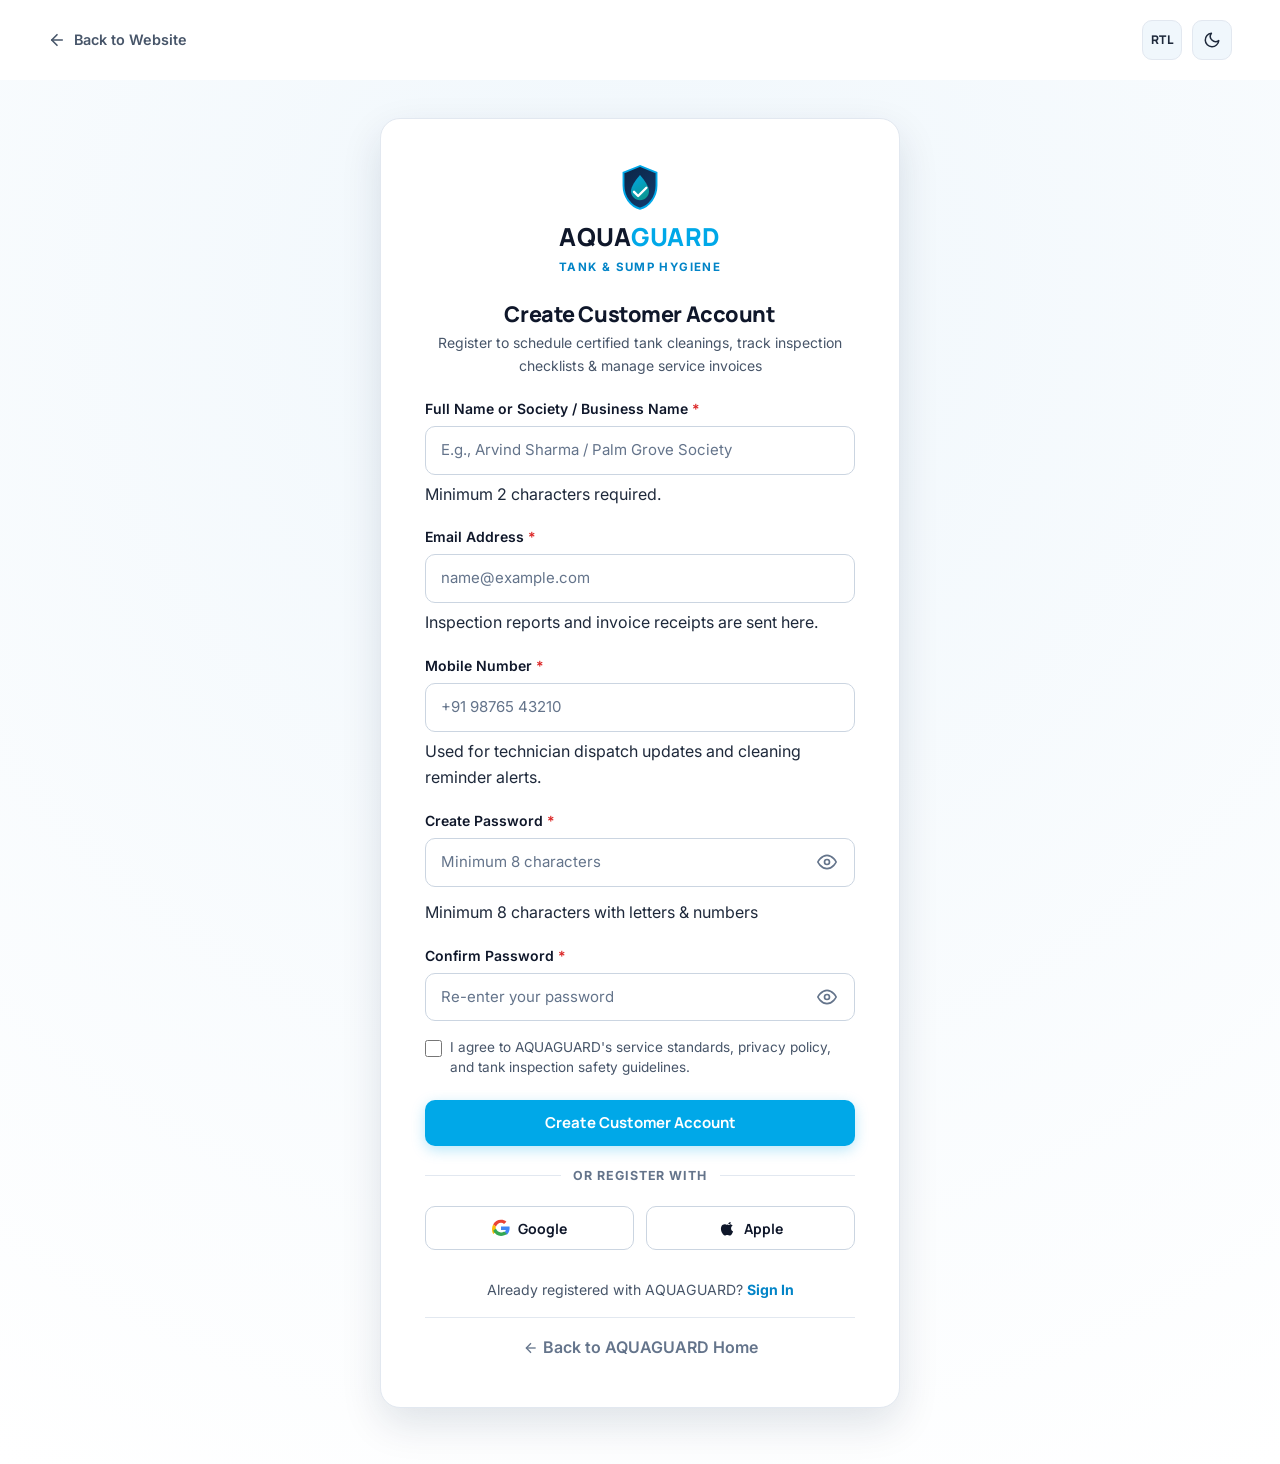
<file: signup.html>
﻿<!DOCTYPE html>
<html lang="en" data-theme="light">
<head>
  <meta charset="UTF-8">
  <meta name="viewport" content="width=device-width, initial-scale=1.0">
  <title>Create Account &mdash; AQUAGUARD Water Tank &amp; Sump Hygiene</title>
  <meta name="description" content="Register for an AQUAGUARD customer account to schedule overhead water tank and underground sump cleaning visits, set recurring service reminders, and track hygiene reports.">
  <link rel="icon" type="image/svg+xml" href="assets/icons/favicon.svg">
  <link rel="preconnect" href="https://fonts.googleapis.com">
  <link rel="preconnect" href="https://fonts.gstatic.com" crossorigin>
  <link href="https://fonts.googleapis.com/css2?family=Inter:wght@400;500;600;700&amp;family=Manrope:wght@600;700;800&amp;display=swap" rel="stylesheet">
  <link rel="stylesheet" href="css/styles.css">
  <script>
    (function() {
      try {
        var savedTheme = localStorage.getItem('aquaguard_theme');
        if (savedTheme === 'dark' || (!savedTheme && window.matchMedia('(prefers-color-scheme: dark)').matches)) {
          document.documentElement.setAttribute('data-theme', 'dark');
        }
        var savedDir = localStorage.getItem('aquaguard_dir');
        if (savedDir === 'rtl') {
          document.documentElement.setAttribute('dir', 'rtl');
        }
      } catch (e) {}
    })();
  </script>
</head>
<body>
  <!-- TOP CONTROLS BAR (Back link, RTL & Theme Toggle - Sits cleanly outside card on both desktop & mobile) -->
  <header class="auth-topbar" aria-label="Page Controls">
    <a href="index.html" class="auth-back-link" aria-label="Return to AQUAGUARD home">
      <svg width="18" height="18" viewBox="0 0 24 24" fill="none" stroke="currentColor" stroke-width="2.2" stroke-linecap="round" stroke-linejoin="round"><line x1="19" y1="12" x2="5" y2="12"/><polyline points="12 19 5 12 12 5"/></svg>
      <span>Back to Website</span>
    </a>
    <div class="auth-topbar__actions">
      <button type="button" class="icon-btn rtl-toggle-btn" data-rtl-toggle aria-label="Toggle RTL layout" aria-pressed="false" title="Toggle RTL / LTR">RTL</button>
      <button type="button" class="icon-btn" data-theme-toggle aria-label="Switch theme" aria-pressed="false" title="Toggle Light/Dark Theme">
        <svg class="theme-toggle__sun" width="18" height="18" viewBox="0 0 24 24" fill="none" stroke="currentColor" stroke-width="2" stroke-linecap="round" stroke-linejoin="round">
          <circle cx="12" cy="12" r="5"/><line x1="12" y1="1" x2="12" y2="3"/><line x1="12" y1="21" x2="12" y2="23"/><line x1="4.22" y1="4.22" x2="5.64" y2="5.64"/><line x1="18.36" y1="18.36" x2="19.78" y2="19.78"/><line x1="1" y1="12" x2="3" y2="12"/><line x1="21" y1="12" x2="23" y2="12"/><line x1="4.22" y1="19.78" x2="5.64" y2="18.36"/><line x1="18.36" y1="5.64" x2="19.78" y2="4.22"/>
        </svg>
        <svg class="theme-toggle__moon" width="18" height="18" viewBox="0 0 24 24" fill="none" stroke="currentColor" stroke-width="2" stroke-linecap="round" stroke-linejoin="round">
          <path d="M21 12.79A9 9 0 1 1 11.21 3 7 7 0 0 0 21 12.79z"/>
        </svg>
      </button>
    </div>
  </header>

  <!-- CENTER-ALIGNED AUTHENTICATION BOX (No Navbar, No Footer, No Left Pane) -->
  <main class="auth-page-wrapper">
    <section class="auth-card-centered" style="max-width: 520px;" aria-labelledby="signUpHeading">
      
      <!-- BRANDNAME INSIDE BOX IN TOP CENTER -->
      <div class="auth-card__brand">
        <a href="index.html" class="navbar__brand" style="flex-direction: column; align-items: center; gap: 4px;" aria-label="AQUAGUARD Home">
          <img src="assets/icons/favicon.svg" alt="" class="auth-card__brand-logo" width="48" height="48">
          <div class="auth-card__brand-title">AQUA<span>GUARD</span></div>
          <span class="auth-card__brand-sub">Tank &amp; Sump Hygiene</span>
        </a>
      </div>

      <h1 id="signUpHeading" class="auth-card__heading" style="text-align: center;">Create Customer Account</h1>
      <p class="auth-card__subtext" style="text-align: center;">Register to schedule certified tank cleanings, track inspection checklists &amp; manage service invoices</p>

      <!-- DEMO VALIDATION STATUS -->
      <div id="signupDemoStatus" class="alert alert--info" style="display:none; margin-bottom: var(--space-4);"></div>

      <!-- INPUT FIELDS IN SEPARATE LINES -->
      <form id="signupForm" class="auth-form-stacked" novalidate>
        
        <!-- Field 1: Full Name (Separate Line) -->
        <div class="form-group">
          <label for="fullName" class="form-label">Full Name or Society / Business Name <span class="required" aria-hidden="true">*</span></label>
          <input
            type="text"
            id="fullName"
            name="fullName"
            class="form-control"
            placeholder="E.g., Arvind Sharma / Palm Grove Society"
            autocomplete="name"
            required
          >
          <div class="form-help">Minimum 2 characters required.</div>
        </div>

        <!-- Field 2: Email Address (Separate Line) -->
        <div class="form-group">
          <label for="emailAddress" class="form-label">Email Address <span class="required" aria-hidden="true">*</span></label>
          <input
            type="email"
            id="emailAddress"
            name="emailAddress"
            class="form-control"
            placeholder="name@example.com"
            autocomplete="email"
            required
          >
          <div class="form-help">Inspection reports and invoice receipts are sent here.</div>
        </div>

        <!-- Field 3: Phone Number (Separate Line) -->
        <div class="form-group">
          <label for="phoneNumber" class="form-label">Mobile Number <span class="required" aria-hidden="true">*</span></label>
          <input
            type="tel"
            id="phoneNumber"
            name="phoneNumber"
            class="form-control"
            placeholder="+91 98765 43210"
            autocomplete="tel"
            required
          >
          <div class="form-help">Used for technician dispatch updates and cleaning reminder alerts.</div>
        </div>

        <!-- Field 4: Create Password (Separate Line) -->
        <div class="form-group">
          <label for="signupPassword" class="form-label">Create Password <span class="required" aria-hidden="true">*</span></label>
          <div class="password-wrapper">
            <input
              type="password"
              id="signupPassword"
              name="signupPassword"
              class="form-control"
              placeholder="Minimum 8 characters"
              autocomplete="new-password"
              required
            >
            <button
              type="button"
              class="password-toggle"
              data-password-toggle="signupPassword"
              aria-label="Show password"
              aria-pressed="false"
            >
              <svg class="icon-eye-open" width="18" height="18" viewBox="0 0 24 24" fill="none" stroke="currentColor" stroke-width="2"><path d="M1 12s4-8 11-8 11 8 11 8-4 8-11 8-11-8-11-8z"/><circle cx="12" cy="12" r="3"/></svg>
              <svg class="icon-eye-closed" width="18" height="18" viewBox="0 0 24 24" fill="none" stroke="currentColor" stroke-width="2" style="display:none;"><path d="M17.94 17.94A10.07 10.07 0 0 1 12 20c-7 0-11-8-11-8a18.45 18.45 0 0 1 5.06-5.94M9.9 4.24A9.12 9.12 0 0 1 12 4c7 0 11 8 11 8a18.5 18.5 0 0 1-2.16 3.19m-6.72-1.07a3 3 0 1 1-4.24-4.24"/><line x1="1" y1="1" x2="23" y2="23"/></svg>
            </button>
          </div>

          <!-- Password Strength Meter -->
          <div class="password-strength-container" style="margin-top: 6px;">
            <div class="password-strength-track">
              <div id="passwordStrengthBar" class="password-strength-bar" style="width: 0%;"></div>
            </div>
            <span id="passwordStrengthText" class="password-strength-text">Minimum 8 characters with letters &amp; numbers</span>
          </div>
        </div>

        <!-- Field 5: Confirm Password (Separate Line) -->
        <div class="form-group">
          <label for="signupConfirmPassword" class="form-label">Confirm Password <span class="required" aria-hidden="true">*</span></label>
          <div class="password-wrapper">
            <input
              type="password"
              id="signupConfirmPassword"
              name="signupConfirmPassword"
              class="form-control"
              placeholder="Re-enter your password"
              autocomplete="new-password"
              required
            >
            <button
              type="button"
              class="password-toggle"
              data-password-toggle="signupConfirmPassword"
              aria-label="Show confirm password"
              aria-pressed="false"
            >
              <svg class="icon-eye-open" width="18" height="18" viewBox="0 0 24 24" fill="none" stroke="currentColor" stroke-width="2"><path d="M1 12s4-8 11-8 11 8 11 8-4 8-11 8-11-8-11-8z"/><circle cx="12" cy="12" r="3"/></svg>
              <svg class="icon-eye-closed" width="18" height="18" viewBox="0 0 24 24" fill="none" stroke="currentColor" stroke-width="2" style="display:none;"><path d="M17.94 17.94A10.07 10.07 0 0 1 12 20c-7 0-11-8-11-8a18.45 18.45 0 0 1 5.06-5.94M9.9 4.24A9.12 9.12 0 0 1 12 4c7 0 11 8 11 8a18.5 18.5 0 0 1-2.16 3.19m-6.72-1.07a3 3 0 1 1-4.24-4.24"/><line x1="1" y1="1" x2="23" y2="23"/></svg>
            </button>
          </div>
        </div>

        <!-- Field 6: Terms and Conditions Checkbox (Separate Line) -->
        <div class="form-group" style="margin-top: -2px;">
          <label style="display: flex; align-items: flex-start; gap: 8px; cursor: pointer; font-size: 0.85rem; color: var(--text-secondary); line-height: 1.45;">
            <input type="checkbox" id="acceptTerms" name="acceptTerms" required style="width: 17px; height: 17px; margin-top: 2px; flex-shrink: 0; accent-color: var(--color-aqua-500);">
            <span>I agree to AQUAGUARD's service standards, privacy policy, and tank inspection safety guidelines.</span>
          </label>
        </div>

        <!-- Submit Button (Full Width Line) -->
        <button type="submit" class="btn btn--primary" style="width: 100%; margin-top: 4px;">Create Customer Account</button>
      </form>

      <!-- DIVIDER -->
      <div class="auth-divider"><span>Or register with</span></div>

      <!-- GOOGLE AND APPLE SOCIAL ICONS IN BOTTOM -->
      <div class="auth-social-grid" role="region" aria-label="Social Registration Options">
        <!-- Google Button -->
        <button type="button" class="auth-social-btn" aria-label="Sign up with Google">
          <svg width="18" height="18" viewBox="0 0 24 24" aria-hidden="true">
            <path fill="#EA4335" d="M12 5c1.57 0 2.98.54 4.09 1.59l3.07-3.07C17.3 1.74 14.82 1 12 1 7.42 1 3.52 3.57 1.54 7.28l3.72 2.89C6.15 7.41 8.84 5 12 5z"/>
            <path fill="#4285F4" d="M23.49 12.27c0-.79-.07-1.54-.19-2.27H12v4.51h6.47c-.29 1.48-1.14 2.73-2.4 3.58l3.72 2.88c2.18-2.01 3.7-4.97 3.7-8.7z"/>
            <path fill="#FBBC05" d="M5.26 14.83c-.24-.72-.38-1.49-.38-2.28 0-.79.14-1.56.38-2.28L1.54 7.38C.56 9.34 0 11.51 0 13.75s.56 4.41 1.54 6.37l3.72-2.89z"/>
            <path fill="#34A853" d="M12 22.5c3.24 0 5.96-1.08 7.95-2.92l-3.72-2.88c-1.08.72-2.46 1.16-4.23 1.16-3.16 0-5.85-2.41-6.74-5.17L1.54 15.58C3.52 19.29 7.42 22.5 12 22.5z"/>
          </svg>
          <span>Google</span>
        </button>

        <!-- Apple Button -->
        <button type="button" class="auth-social-btn" aria-label="Sign up with Apple">
          <svg width="18" height="18" viewBox="0 0 24 24" fill="currentColor" aria-hidden="true">
            <path d="M18.71 19.5c-.83 1.24-1.71 2.45-3.05 2.47-1.34.03-1.77-.79-3.29-.79-1.53 0-2 .77-3.27.82-1.31.05-2.3-1.32-3.14-2.53C4.25 17 2.94 12.45 4.7 9.39c.87-1.52 2.43-2.48 4.12-2.51 1.28-.02 2.5.87 3.29.87.78 0 2.26-1.07 3.81-.91.65.03 2.47.26 3.64 1.98-.09.06-2.17 1.28-2.15 3.81.03 3.02 2.65 4.03 2.68 4.04-.03.07-.42 1.44-1.38 2.83M15.97 6.87c.62-.76 1.05-1.81.93-2.87-.9.04-2 .6-2.65 1.36-.57.66-.99 1.73-.86 2.76 1 .08 1.96-.49 2.58-1.25z"/>
          </svg>
          <span>Apple</span>
        </button>
      </div>

      <!-- FOOTER LINKS INSIDE THE CARD -->
      <div style="text-align: center; font-size: 0.88rem; color: var(--text-secondary); margin-top: var(--space-2);">
        Already registered with AQUAGUARD? <a href="login.html" style="color: var(--color-aqua-600); font-weight: 700;">Sign In</a>
      </div>

      <div style="text-align: center; margin-top: var(--space-4); padding-top: var(--space-4); border-top: 1px solid var(--border-subtle);">
        <a href="index.html" class="auth-back-home">
          <svg width="16" height="16" viewBox="0 0 24 24" fill="none" stroke="currentColor" stroke-width="2" style="vertical-align:text-bottom;"><line x1="19" y1="12" x2="5" y2="12"/><polyline points="12 19 5 12 12 5"/></svg>
          Back to AQUAGUARD Home
        </a>
      </div>

    </section>
  </main>

  <script src="js/main.js"></script>
</body>
</html>
</file>
<file: css/styles.css>
/* ==========================================================================
   AQUAGUARD  -  Premium Overhead Tank & Sump Cleaning Service Website Template
   Design System, Layout & Component Stylesheet
   ========================================================================== */

:root {
  /* Brand Colors */
  --color-navy-950: #061529;
  --color-navy-900: #0B2545;
  --color-navy-800: #133B6E;
  --color-navy-700: #1D4E89;

  --color-aqua-600: #0284C7;
  --color-aqua-500: #00A8E8;
  --color-aqua-400: #38BDF8;
  --color-aqua-100: #E0F2FE;
  --color-aqua-50: #F0F9FF;

  --color-teal-600: #0D9488;
  --color-teal-500: #14B8A6;
  --color-teal-100: #CCFBF1;
  --color-teal-50: #F0FDFA;

  /* Semantic Status Colors */
  --color-success: #0D9488;
  --color-success-bg: #F0FDFA;
  --color-warning: #D97706;
  --color-warning-bg: #FFFBEB;
  --color-danger: #DC2626;
  --color-danger-bg: #FEF2F2;

  /* Light Theme Surface & Text Tokens */
  --bg-primary: #FFFFFF;
  --bg-secondary: #F0F7FC;
  --bg-tertiary: #E6F1FA;
  --bg-surface: #FFFFFF;
  --bg-surface-elevated: #FFFFFF;
  --bg-navbar: rgba(255, 255, 255, 0.88);
  --bg-glass-panel: rgba(255, 255, 255, 0.90);

  --text-heading: #0F172A;
  --text-primary: #1E293B;
  --text-secondary: #475569;
  --text-muted: #64748B;
  --text-on-navy: #FFFFFF;

  --border-subtle: #E2E8F0;
  --border-default: #CBD5E1;
  --border-accent: #BAE6FD;
  --border-focus: #00A8E8;

  /* Shadows */
  --shadow-xs: 0 1px 2px rgba(11, 37, 69, 0.05);
  --shadow-sm: 0 2px 8px rgba(11, 37, 69, 0.06);
  --shadow-md: 0 8px 24px rgba(11, 37, 69, 0.08);
  --shadow-lg: 0 16px 40px rgba(11, 37, 69, 0.12);
  --shadow-dropdown: 0 14px 34px rgba(11, 37, 69, 0.14);

  /* Typography */
  --font-heading: 'Manrope', -apple-system, BlinkMacSystemFont, 'Segoe UI', sans-serif;
  --font-body: 'Inter', -apple-system, BlinkMacSystemFont, 'Segoe UI', sans-serif;

  /* 4px / 8px Spacing System */
  --space-1: 0.25rem;   /* 4px */
  --space-2: 0.5rem;    /* 8px */
  --space-3: 0.75rem;   /* 12px */
  --space-4: 1rem;      /* 16px */
  --space-5: 1.25rem;   /* 20px */
  --space-6: 1.5rem;    /* 24px */
  --space-8: 2rem;      /* 32px */
  --space-10: 2.5rem;   /* 40px */
  --space-12: 3rem;     /* 48px */
  --space-16: 4rem;     /* 64px */
  --space-20: 5rem;     /* 80px */
  --space-24: 6rem;     /* 96px */

  /* Border Radius */
  --radius-sm: 6px;
  --radius-md: 10px;
  --radius-lg: 14px;
  --radius-xl: 20px;
  --radius-pill: 9999px;

  /* Layout */
  --container-max: 1280px;
  --navbar-height: 76px;
  --transition-fast: 160ms cubic-bezier(0.16, 1, 0.3, 1);
  --transition-base: 240ms cubic-bezier(0.16, 1, 0.3, 1);
}

/* Dark Theme Overrides */
[data-theme="dark"] {
  --bg-primary: #071324;
  --bg-secondary: #0B1B32;
  --bg-tertiary: #102542;
  --bg-surface: #0D213B;
  --bg-surface-elevated: #122A4A;
  --bg-navbar: rgba(7, 19, 36, 0.90);
  --bg-glass-panel: rgba(13, 33, 59, 0.88);

  --text-heading: #FFFFFF;
  --text-primary: #F1F5F9;
  --text-secondary: #CBD5E1;
  --text-muted: #94A3B8;

  --border-subtle: #1E3A5F;
  --border-default: #284B77;
  --border-accent: #0284C7;

  --shadow-xs: 0 1px 3px rgba(0, 0, 0, 0.3);
  --shadow-sm: 0 4px 12px rgba(0, 0, 0, 0.35);
  --shadow-md: 0 10px 28px rgba(0, 0, 0, 0.45);
  --shadow-lg: 0 20px 48px rgba(0, 0, 0, 0.55);
  --shadow-dropdown: 0 16px 36px rgba(0, 0, 0, 0.6);

  --color-aqua-50: rgba(0, 168, 232, 0.12);
  --color-aqua-100: rgba(0, 168, 232, 0.2);
  --color-teal-50: rgba(13, 148, 136, 0.12);
  --color-teal-100: rgba(13, 148, 136, 0.22);
  --color-success-bg: rgba(13, 148, 136, 0.16);
  --color-warning-bg: rgba(217, 119, 6, 0.16);
  --color-danger-bg: rgba(220, 38, 38, 0.16);
}

/* ==========================================================================
   1. RESET & BASE STYLES
   ========================================================================== */
*, *::before, *::after {
  box-sizing: border-box;
  margin: 0;
  padding: 0;
}

html {
  font-size: 16px;
  scroll-behavior: smooth;
  scroll-padding-top: calc(var(--navbar-height) + 16px);
  overflow-x: clip;
  -webkit-text-size-adjust: 100%;
}

body {
  font-family: var(--font-body);
  font-size: 1rem;
  line-height: 1.65;
  color: var(--text-primary);
  background-color: var(--bg-primary);
  overflow-x: clip;
  min-height: 100vh;
  display: flex;
  flex-direction: column;
  transition: background-color var(--transition-base), color var(--transition-base);
}

body.menu-open,
body.modal-open {
  overflow: hidden;
}

main {
  flex: 1 0 auto;
}

img, svg {
  max-width: 100%;
  height: auto;
  display: block;
}

a {
  color: inherit;
  text-decoration: none;
  transition: color var(--transition-fast);
}

ul, ol {
  list-style: none;
}

button, input, select, textarea {
  font: inherit;
  color: inherit;
}

button {
  cursor: pointer;
  background: none;
  border: none;
}

:focus-visible {
  outline: 2px solid var(--border-focus);
  outline-offset: 2px;
}

/* Accessibility Skip Link */
.skip-link {
  position: absolute;
  top: -100px;
  left: var(--space-4);
  background: var(--color-navy-900);
  color: #FFFFFF;
  padding: var(--space-3) var(--space-5);
  border-radius: var(--radius-md);
  font-weight: 600;
  z-index: 9999;
  transition: top var(--transition-fast);
}

.skip-link:focus {
  top: var(--space-3);
}

/* ==========================================================================
   2. TYPOGRAPHY & LAYOUT CONTAINERS
   ========================================================================== */
h1, h2, h3, h4, h5, h6 {
  font-family: var(--font-heading);
  color: var(--text-heading);
  line-height: 1.2;
  letter-spacing: -0.02em;
  font-weight: 800;
}

h1 {
  font-size: clamp(2rem, 4vw + 0.5rem, 3.35rem);
}

h2 {
  font-size: clamp(1.65rem, 2.6vw + 0.5rem, 2.5rem);
}

h3 {
  font-size: clamp(1.2rem, 1.4vw + 0.4rem, 1.5rem);
  font-weight: 700;
}

h4 {
  font-size: 1.125rem;
  font-weight: 700;
}

p {
  color: var(--text-secondary);
}

.container {
  width: 100%;
  max-width: var(--container-max);
  margin-inline: auto;
  padding-inline: clamp(1rem, 4vw, 2.5rem);
}

.section {
  padding-block: clamp(3.5rem, 7vw, 6rem);
}

.section--alt {
  background-color: var(--bg-secondary);
}

.section--navy {
  background-color: var(--color-navy-900);
  color: #FFFFFF;
}

.section--navy h2,
.section--navy h3,
.section--navy h4 {
  color: #FFFFFF;
}

.section--navy p {
  color: #CBD5E1;
}

.section-header {
  max-width: 720px;
  margin-inline: auto;
  text-align: center;
  margin-bottom: clamp(2.25rem, 4.5vw, 3.5rem);
}

.section-header--left {
  margin-inline: 0;
  text-align: left;
}

.eyebrow {
  display: inline-flex;
  align-items: center;
  gap: var(--space-2);
  padding: 6px 14px;
  border-radius: var(--radius-pill);
  background-color: var(--color-aqua-50);
  color: var(--color-aqua-600);
  border: 1px solid var(--border-accent);
  font-family: var(--font-heading);
  font-size: 0.8125rem;
  font-weight: 700;
  text-transform: uppercase;
  letter-spacing: 0.08em;
  margin-bottom: var(--space-4);
}

[data-theme="dark"] .eyebrow {
  color: var(--color-aqua-400);
}

.section--navy .eyebrow {
  background-color: rgba(0, 168, 232, 0.16);
  color: var(--color-aqua-400);
  border-color: rgba(56, 189, 248, 0.35);
}

.section-header p {
  margin-top: var(--space-4);
  font-size: clamp(1rem, 1.1vw, 1.125rem);
}

/* ==========================================================================
   3. BUTTONS & BADGES
   ========================================================================== */
.btn {
  display: inline-flex;
  align-items: center;
  justify-content: center;
  gap: var(--space-2);
  min-height: 46px;
  padding: 0.6875rem 1.375rem;
  border-radius: var(--radius-md);
  font-family: var(--font-heading);
  font-size: 0.9375rem;
  font-weight: 700;
  line-height: 1.2;
  text-align: center;
  white-space: nowrap;
  border: 1.5px solid transparent;
  transition: transform var(--transition-fast), background-color var(--transition-fast), border-color var(--transition-fast), box-shadow var(--transition-fast), color var(--transition-fast);
}

.btn:active {
  transform: translateY(1px);
}

.btn--primary {
  background-color: var(--color-aqua-500);
  color: #FFFFFF;
  box-shadow: 0 4px 14px rgba(0, 168, 232, 0.28);
}

.btn--primary:hover {
  background-color: var(--color-aqua-600);
  box-shadow: 0 6px 20px rgba(2, 132, 199, 0.36);
}

.btn--navy {
  background-color: var(--color-navy-900);
  color: #FFFFFF;
}

.btn--navy:hover {
  background-color: var(--color-navy-800);
}

[data-theme="dark"] .btn--navy {
  background-color: var(--color-aqua-600);
}

.btn--secondary {
  background-color: var(--bg-surface);
  color: var(--text-heading);
  border-color: var(--border-default);
}

.btn--secondary:hover {
  border-color: var(--color-aqua-500);
  color: var(--color-aqua-500);
  background-color: var(--color-aqua-50);
}

.btn--outline-light {
  background-color: rgba(255, 255, 255, 0.08);
  color: #FFFFFF;
  border-color: rgba(255, 255, 255, 0.32);
}

.btn--outline-light:hover {
  background-color: rgba(255, 255, 255, 0.18);
  border-color: #FFFFFF;
}

.btn--ghost {
  background-color: transparent;
  color: var(--text-primary);
  padding-inline: 0.875rem;
}

.btn--ghost:hover {
  background-color: var(--bg-secondary);
  color: var(--color-aqua-500);
}

.btn--sm {
  min-height: 40px;
  padding: 0.5rem 1rem;
  font-size: 0.875rem;
}

.btn--lg {
  min-height: 52px;
  padding: 0.875rem 1.75rem;
  font-size: 1rem;
}

.btn--full {
  width: 100%;
}

/* ==========================================================================
   4. MANDATORY STICKY NAVBAR & RESPONSIVE NAVIGATION
   ========================================================================== */
.site-header {
  position: sticky;
  top: 0;
  z-index: 1000;
  width: 100%;
  height: var(--navbar-height);
  background-color: var(--bg-navbar);
  backdrop-filter: blur(14px);
  -webkit-backdrop-filter: blur(14px);
  border-bottom: 1px solid var(--border-subtle);
  transition: background-color var(--transition-base), box-shadow var(--transition-base);
}

.site-header.is-scrolled {
  box-shadow: var(--shadow-sm);
}

.navbar {
  display: flex;
  align-items: center;
  justify-content: space-between;
  height: 100%;
  gap: var(--space-3);
}

.navbar__brand {
  display: inline-flex;
  align-items: center;
  gap: var(--space-3);
  flex-shrink: 0;
}

.navbar__brand-mark {
  width: 40px;
  height: 40px;
  flex-shrink: 0;
}

.navbar__brand-text {
  display: flex;
  flex-direction: column;
}

.navbar__brand-title {
  font-family: var(--font-heading);
  font-weight: 800;
  font-size: 1.25rem;
  letter-spacing: 0.03em;
  line-height: 1.05;
  color: var(--text-heading);
}

.navbar__brand-title span {
  color: var(--color-aqua-500);
}

.navbar__brand-sub {
  font-size: 0.65rem;
  font-weight: 600;
  letter-spacing: 0.11em;
  text-transform: uppercase;
  color: var(--text-muted);
  margin-top: 2px;
}

/* Primary Nav Links */
.navbar__nav {
  display: flex;
  align-items: center;
  gap: 2px;
}

.nav-item {
  position: relative;
}

.nav-link {
  display: inline-flex;
  align-items: center;
  gap: 5px;
  padding: 0.5rem 0.75rem;
  border-radius: var(--radius-sm);
  font-family: var(--font-body);
  font-size: 0.925rem;
  font-weight: 600;
  color: var(--text-primary);
  white-space: nowrap;
  transition: background-color var(--transition-fast), color var(--transition-fast);
}

.nav-link:hover,
.nav-link.is-active,
.nav-item.is-open > .nav-link {
  color: var(--color-aqua-500);
  background-color: var(--color-aqua-50);
}

.nav-link__caret {
  width: 14px;
  height: 14px;
  transition: transform var(--transition-fast);
}

.nav-item.is-open > .nav-link .nav-link__caret {
  transform: rotate(180deg);
}

/* Desktop Dropdown Menus */
.dropdown-menu {
  position: absolute;
  top: calc(100% + 8px);
  left: 0;
  min-width: 240px;
  background-color: var(--bg-surface-elevated);
  border: 1px solid var(--border-subtle);
  border-radius: var(--radius-lg);
  box-shadow: var(--shadow-dropdown);
  padding: var(--space-2);
  opacity: 0;
  visibility: hidden;
  transform: translateY(6px);
  pointer-events: none;
  transition: opacity var(--transition-fast), transform var(--transition-fast), visibility var(--transition-fast);
  z-index: 1050;
}

.dropdown-menu--services {
  min-width: 310px;
}

/* Invisible hover bridge so moving mouse from button to menu never drops hover */
.dropdown-menu::before {
  content: '';
  position: absolute;
  top: -12px;
  left: 0;
  right: 0;
  height: 12px;
}

.nav-item.is-open > .dropdown-menu {
  opacity: 1;
  visibility: visible;
  transform: translateY(0);
  pointer-events: auto;
}

@media (hover: hover) and (pointer: fine) and (min-width: 1121px) {
  .nav-item--dropdown:hover > .dropdown-menu {
    opacity: 1;
    visibility: visible;
    transform: translateY(0);
    pointer-events: auto;
  }
  .nav-item--dropdown:hover > .nav-link .nav-link__caret {
    transform: rotate(180deg);
  }
}

.dropdown-item {
  display: flex;
  align-items: flex-start;
  gap: var(--space-3);
  padding: 0.625rem 0.75rem;
  border-radius: var(--radius-md);
  transition: background-color var(--transition-fast), color var(--transition-fast);
}

.dropdown-item:hover,
.dropdown-item.is-active {
  background-color: var(--color-aqua-50);
}

.dropdown-item__icon {
  width: 34px;
  height: 34px;
  border-radius: var(--radius-sm);
  background-color: var(--bg-secondary);
  color: var(--color-aqua-500);
  display: inline-flex;
  align-items: center;
  justify-content: center;
  flex-shrink: 0;
  margin-top: 2px;
}

.dropdown-item:hover .dropdown-item__icon {
  background-color: var(--color-aqua-500);
  color: #FFFFFF;
}

.dropdown-item__content {
  display: flex;
  flex-direction: column;
}

.dropdown-item__title {
  font-size: 0.875rem;
  font-weight: 700;
  color: var(--text-heading);
  line-height: 1.3;
}

.dropdown-item__desc {
  font-size: 0.75rem;
  color: var(--text-muted);
  margin-top: 2px;
}

/* Navbar Right Actions */
.navbar__actions {
  display: flex;
  align-items: center;
  gap: var(--space-2);
  flex-shrink: 0;
}

.icon-btn {
  width: 40px;
  height: 40px;
  padding: 0;
  border-radius: var(--radius-md);
  display: inline-flex;
  align-items: center;
  justify-content: center;
  line-height: 1;
  flex-shrink: 0;
  color: var(--text-primary);
  background-color: var(--bg-secondary);
  border: 1px solid var(--border-subtle);
  transition: background-color var(--transition-fast), color var(--transition-fast), border-color var(--transition-fast);
}

.icon-btn svg {
  width: 18px;
  height: 18px;
  flex-shrink: 0;
}

.icon-btn:hover {
  color: var(--color-aqua-500);
  border-color: var(--color-aqua-500);
  background-color: var(--color-aqua-50);
}

.theme-toggle__sun {
  display: none;
}

.theme-toggle__moon {
  display: block;
}

[data-theme="dark"] .theme-toggle__sun {
  display: block;
}

[data-theme="dark"] .theme-toggle__moon {
  display: none;
}

.navbar__auth-links {
  display: flex;
  align-items: center;
  gap: 6px;
}

/* Mobile Menu Trigger Button */
.navbar__hamburger {
  display: none;
  width: 42px;
  height: 42px;
  border-radius: var(--radius-md);
  align-items: center;
  justify-content: center;
  background-color: var(--bg-secondary);
  border: 1px solid var(--border-subtle);
  color: var(--text-heading);
}

/* Mobile Drawer Menu */
.mobile-menu-backdrop {
  position: fixed;
  inset: var(--navbar-height) 0 0 0;
  background-color: rgba(6, 21, 41, 0.55);
  backdrop-filter: blur(4px);
  z-index: 990;
  opacity: 0;
  visibility: hidden;
  transition: opacity var(--transition-base), visibility var(--transition-base);
}

.mobile-menu-backdrop.is-open {
  opacity: 1;
  visibility: visible;
}

.mobile-drawer {
  position: fixed;
  top: 0;
  right: 0;
  bottom: 0;
  width: min(100vw, 420px);
  height: 100dvh;
  overflow-y: auto;
  background-color: var(--bg-surface);
  border-left: 1px solid var(--border-subtle);
  box-shadow: var(--shadow-xl);
  padding: var(--space-5);
  z-index: 1000;
  transform: translateX(100%);
  visibility: hidden;
  transition: transform var(--transition-base), visibility var(--transition-base);
  display: flex;
  flex-direction: column;
  gap: var(--space-4);
}

.mobile-drawer.is-open {
  transform: translateX(0);
  visibility: visible;
}

.mobile-drawer__header {
  display: flex;
  align-items: center;
  justify-content: space-between;
  padding-bottom: var(--space-4);
  border-bottom: 1px solid var(--border-subtle);
}

.mobile-drawer__close {
  width: 38px;
  height: 38px;
  border-radius: var(--radius-md);
  border: 1px solid var(--border-subtle);
  background-color: var(--bg-secondary);
  color: var(--text-primary);
  display: inline-flex;
  align-items: center;
  justify-content: center;
  font-size: 1.25rem;
  font-weight: 700;
  cursor: pointer;
  transition: all var(--transition-fast);
}

.mobile-drawer__close:hover {
  background-color: var(--color-aqua-50);
  color: var(--color-aqua-600);
  border-color: var(--color-aqua-500);
}

.mobile-search-btn {
  width: 100%;
  display: flex;
  align-items: center;
  justify-content: space-between;
  gap: var(--space-3);
  padding: 0.75rem 1rem;
  border-radius: var(--radius-lg);
  border: 1.5px solid var(--border-subtle);
  background-color: var(--bg-secondary);
  color: var(--text-muted);
  font-size: 0.88rem;
  font-family: var(--font-body);
  cursor: pointer;
  transition: all var(--transition-fast);
}

.mobile-search-btn:hover {
  border-color: var(--color-aqua-500);
  background-color: var(--bg-surface);
  color: var(--text-primary);
  box-shadow: var(--shadow-xs);
}

.mobile-search-btn kbd {
  background: var(--bg-surface);
  border: 1px solid var(--border-subtle);
  border-radius: var(--radius-sm);
  padding: 2px 6px;
  font-size: 0.72rem;
  font-weight: 700;
  color: var(--color-aqua-600);
}

.mobile-nav-list {
  display: flex;
  flex-direction: column;
  gap: 4px;
}

.mobile-nav-item {
  border-bottom: 1px solid var(--border-subtle);
}

.mobile-nav-link,
.mobile-dropdown-trigger {
  width: 100%;
  display: flex;
  align-items: center;
  justify-content: space-between;
  padding: 0.875rem 0.5rem;
  font-family: var(--font-heading);
  font-size: 1rem;
  font-weight: 700;
  color: var(--text-heading);
  text-align: left;
}

.mobile-nav-link:hover,
.mobile-dropdown-trigger:hover,
.mobile-nav-link.is-active {
  color: var(--color-aqua-500);
}

.mobile-submenu {
  display: none;
  flex-direction: column;
  gap: 4px;
  padding: 0 0 var(--space-3) var(--space-3);
}

.mobile-nav-item.is-open .mobile-submenu {
  display: flex;
}

.mobile-nav-item.is-open .mobile-dropdown-trigger .nav-link__caret {
  transform: rotate(180deg);
}

.mobile-submenu-link {
  display: flex;
  align-items: center;
  gap: var(--space-2);
  padding: 0.625rem 0.75rem;
  border-radius: var(--radius-sm);
  font-size: 0.9rem;
  font-weight: 500;
  color: var(--text-secondary);
  background-color: var(--bg-secondary);
}

.mobile-submenu-link:hover,
.mobile-submenu-link.is-active {
  color: var(--color-aqua-500);
  background-color: var(--color-aqua-50);
}

.mobile-drawer__section-title {
  display: block;
  font-size: 0.75rem;
  font-weight: 800;
  text-transform: uppercase;
  letter-spacing: 0.08em;
  color: var(--text-muted);
  margin-bottom: var(--space-2);
}

.mobile-drawer__controls-grid {
  display: grid;
  grid-template-columns: 1fr 1fr;
  gap: var(--space-3);
  margin-bottom: var(--space-3);
}

.mobile-control-card {
  display: flex;
  flex-direction: column;
  gap: 6px;
  padding: 0.75rem;
  border-radius: var(--radius-md);
  border: 1px solid var(--border-subtle);
  background-color: var(--bg-secondary);
}

.mobile-control-card__label {
  font-size: 0.72rem;
  font-weight: 700;
  color: var(--text-muted);
  text-transform: uppercase;
  letter-spacing: 0.05em;
}

.mobile-control-btn {
  display: inline-flex;
  align-items: center;
  justify-content: center;
  gap: 8px;
  min-height: 40px;
  width: 100%;
  padding: 0.5rem 0.75rem;
  border-radius: var(--radius-md);
  border: 1.5px solid var(--border-default);
  background-color: var(--bg-surface);
  color: var(--text-primary);
  font-family: var(--font-heading);
  font-size: 0.85rem;
  font-weight: 700;
  cursor: pointer;
  transition: all var(--transition-fast);
}

.mobile-control-btn:hover {
  border-color: var(--color-aqua-500);
  background-color: var(--color-aqua-50);
  color: var(--color-aqua-600);
}

.mobile-drawer__actions {
  display: flex;
  flex-direction: column;
  gap: var(--space-3);
  margin-top: auto;
  padding-top: var(--space-4);
  border-top: 1px solid var(--border-subtle);
}

.mobile-drawer__cta {
  width: 100%;
  text-align: center;
  display: flex;
  align-items: center;
  justify-content: center;
  gap: 8px;
  padding: 0.75rem 1.25rem;
}

.mobile-drawer__footer-links {
  text-align: center;
  font-size: 0.84rem;
  color: var(--text-secondary);
}

.mobile-drawer__footer-links a {
  color: var(--color-aqua-600);
  font-weight: 700;
}

/* Breakpoint for Desktop vs Mobile/Tablet Navbar:
   On mobile and tablet (<= 1024px), hide buttons from header and show hamburger */
@media (max-width: 1024px) {
  .navbar__nav,
  .navbar__actions > button[data-search-open],
  .navbar__actions > button[data-rtl-toggle],
  .navbar__actions > button[data-theme-toggle],
  .navbar__actions > .navbar__auth-links,
  .navbar__cta-desktop {
    display: none !important;
  }

  .navbar__hamburger {
    display: inline-flex !important;
  }
}

@media (max-width: 420px) {
  .navbar__brand-sub {
    display: none;
  }
  .navbar__brand-title {
    font-size: 1.125rem;
  }
}

/* ==========================================================================
   5. INTERACTIVE SEARCH MODAL
   ========================================================================== */
.search-modal {
  position: fixed;
  inset: 0;
  background-color: rgba(6, 21, 41, 0.65);
  backdrop-filter: blur(6px);
  z-index: 2000;
  display: flex;
  align-items: flex-start;
  justify-content: center;
  padding: clamp(1rem, 6vh, 4rem) var(--space-4);
  opacity: 0;
  visibility: hidden;
  pointer-events: none;
  transition: opacity var(--transition-fast), visibility var(--transition-fast);
}

.search-modal.is-open {
  opacity: 1;
  visibility: visible;
  pointer-events: auto;
}

.search-modal__dialog {
  width: 100%;
  max-width: 640px;
  background-color: var(--bg-surface);
  border: 1px solid var(--border-default);
  border-radius: var(--radius-xl);
  box-shadow: var(--shadow-lg);
  overflow: hidden;
  transform: translateY(-10px) scale(0.98);
  transition: transform var(--transition-base);
}

.search-modal.is-open .search-modal__dialog {
  transform: translateY(0) scale(1);
}

.search-modal__header {
  display: flex;
  align-items: center;
  gap: var(--space-3);
  padding: var(--space-4) var(--space-5);
  border-bottom: 1px solid var(--border-subtle);
}

.search-modal__input {
  flex: 1;
  border: none;
  background: transparent;
  font-size: 1.05rem;
  color: var(--text-heading);
  outline: none;
}

.search-modal__close {
  padding: 4px 10px;
  border-radius: var(--radius-sm);
  background-color: var(--bg-secondary);
  border: 1px solid var(--border-subtle);
  font-size: 0.75rem;
  font-weight: 700;
  color: var(--text-secondary);
}

.search-modal__results {
  max-height: 380px;
  overflow-y: auto;
  padding: var(--space-3);
  display: flex;
  flex-direction: column;
  gap: 6px;
}

.search-result-item {
  display: flex;
  align-items: center;
  justify-content: space-between;
  gap: var(--space-3);
  padding: var(--space-3) var(--space-4);
  border-radius: var(--radius-md);
  background-color: var(--bg-secondary);
  border: 1px solid transparent;
  transition: border-color var(--transition-fast), background-color var(--transition-fast);
}

.search-result-item:hover,
.search-result-item:focus-visible {
  border-color: var(--color-aqua-500);
  background-color: var(--color-aqua-50);
}

.search-result-item__tag {
  font-size: 0.7rem;
  font-weight: 700;
  text-transform: uppercase;
  letter-spacing: 0.06em;
  padding: 3px 8px;
  border-radius: var(--radius-pill);
  background-color: var(--bg-surface);
  color: var(--color-aqua-600);
  flex-shrink: 0;
}

/* ==========================================================================
   6. HERO SECTIONS (HOME-1 & HOME-2)
   ========================================================================== */
.hero-home1 {
  position: relative;
  padding-block: clamp(2.5rem, 6vw, 5rem);
  background: linear-gradient(180deg, var(--bg-secondary) 0%, var(--bg-primary) 100%);
  border-bottom: 1px solid var(--border-subtle);
  overflow: hidden;
}

.hero-home1__grid {
  display: grid;
  grid-template-columns: 1.08fr 0.92fr;
  align-items: center;
  gap: clamp(2rem, 4vw, 3.5rem);
}

.hero-home1__content {
  min-width: 0;
}

.hero-home1__title {
  margin-bottom: var(--space-5);
}

.hero-home1__title span {
  color: var(--color-aqua-500);
}

.hero-home1__lead {
  font-size: clamp(1.05rem, 1.25vw, 1.2rem);
  color: var(--text-secondary);
  margin-bottom: var(--space-6);
  max-width: 60ch;
}

.hero-home1__ctas {
  display: flex;
  flex-wrap: wrap;
  gap: var(--space-3);
  margin-bottom: var(--space-6);
}

.hero-trust-strip {
  display: grid;
  grid-template-columns: repeat(3, minmax(0, 1fr));
  gap: var(--space-3);
  padding: clamp(0.875rem, 2vw, 1.15rem);
  border-radius: var(--radius-lg);
  background-color: var(--bg-glass-panel);
  backdrop-filter: blur(10px);
  border: 1px solid var(--border-subtle);
  box-shadow: var(--shadow-sm);
  width: 100%;
  max-width: 100%;
  box-sizing: border-box;
}

.hero-trust-item {
  display: flex;
  align-items: flex-start;
  gap: var(--space-2);
  min-width: 0;
  box-sizing: border-box;
}

.hero-trust-item__icon {
  width: 28px;
  height: 28px;
  border-radius: var(--radius-sm);
  background-color: var(--color-teal-50);
  color: var(--color-teal-600);
  display: inline-flex;
  align-items: center;
  justify-content: center;
  flex-shrink: 0;
  margin-top: 2px;
}

.hero-trust-item__text {
  min-width: 0;
  flex: 1;
}

.hero-trust-item__text strong,
.hero-trust-item strong {
  display: block;
  font-size: 0.85rem !important;
  font-weight: 700 !important;
  color: var(--text-heading);
  line-height: 1.25;
  white-space: normal !important;
  word-break: break-word;
}

.hero-trust-item__text span,
.hero-trust-item span {
  display: block;
  font-size: 0.75rem !important;
  color: var(--text-muted);
  line-height: 1.3;
  white-space: normal !important;
  word-break: break-word;
}

@media (max-width: 768px) {
  .hero-trust-strip {
    grid-template-columns: 1fr;
    gap: var(--space-3);
  }
}

.hero-home1__visual {
  position: relative;
  min-width: 0;
}

.hero-visual-frame {
  border-radius: var(--radius-xl);
  overflow: hidden;
  box-shadow: var(--shadow-lg);
  border: 1px solid var(--border-default);
  background-color: var(--color-navy-900);
}

/* Home-2 Alternative Full-Width Process & Hygiene Standards Hero */
.hero-home2 {
  position: relative;
  background-color: var(--color-navy-950);
  color: #FFFFFF;
  padding-block: clamp(3rem, 6vw, 5.5rem);
  border-bottom: 1px solid rgba(56, 189, 248, 0.2);
}

.hero-home2__top {
  display: grid;
  grid-template-columns: 1.1fr 0.9fr;
  gap: clamp(2rem, 4vw, 3.5rem);
  align-items: center;
}

.hero-home2 h1 {
  color: #FFFFFF;
  margin-bottom: var(--space-4);
}

.hero-home2 h1 span {
  color: var(--color-aqua-400);
}

.hero-home2__lead {
  color: #CBD5E1;
  font-size: clamp(1.05rem, 1.2vw, 1.18rem);
  margin-bottom: var(--space-6);
}

.hero-protocol-bar {
  margin-top: var(--space-10);
  display: grid;
  grid-template-columns: repeat(4, 1fr);
  gap: var(--space-4);
  padding: var(--space-5);
  border-radius: var(--radius-xl);
  background: rgba(19, 59, 110, 0.55);
  backdrop-filter: blur(12px);
  border: 1px solid rgba(56, 189, 248, 0.25);
}

.hero-protocol-step {
  display: flex;
  align-items: flex-start;
  gap: var(--space-3);
}

.hero-protocol-step__num {
  width: 34px;
  height: 34px;
  border-radius: var(--radius-sm);
  background-color: rgba(0, 168, 232, 0.2);
  border: 1px solid var(--color-aqua-400);
  color: var(--color-aqua-400);
  font-family: var(--font-heading);
  font-weight: 800;
  font-size: 0.875rem;
  display: inline-flex;
  align-items: center;
  justify-content: center;
  flex-shrink: 0;
}

.hero-protocol-step h3 {
  font-size: 0.95rem;
  color: #FFFFFF;
  margin-bottom: 4px;
}

.hero-protocol-step p {
  font-size: 0.8125rem;
  color: #94A3B8;
}

@media (max-width: 992px) {
  .hero-home1__grid,
  .hero-home2__top {
    grid-template-columns: 1fr;
  }

  .hero-protocol-bar {
    grid-template-columns: repeat(2, 1fr);
  }
}

@media (max-width: 640px) {
  .hero-trust-strip,
  .hero-protocol-bar {
    grid-template-columns: 1fr;
  }

  .hero-home1__ctas .btn {
    width: 100%;
  }
}

/* ==========================================================================
   7. CLEAN WATER SAFETY & CONTAMINATION RISK CARDS
   ========================================================================== */
.safety-grid {
  display: grid;
  grid-template-columns: repeat(3, 1fr);
  gap: var(--space-6);
}

.safety-card {
  background-color: var(--bg-surface);
  border: 1px solid var(--border-subtle);
  border-radius: var(--radius-lg);
  overflow: hidden;
  box-shadow: var(--shadow-xs);
  display: flex;
  flex-direction: column;
  transition: transform var(--transition-base), box-shadow var(--transition-base), border-color var(--transition-base);
}

.safety-card:hover {
  transform: translateY(-3px);
  box-shadow: var(--shadow-md);
  border-color: var(--border-accent);
}

.safety-card__image {
  position: relative;
  width: 100%;
  height: 200px;
  overflow: hidden;
  background-color: var(--bg-secondary);
}

.safety-card__image img {
  width: 100%;
  height: 100%;
  object-fit: cover;
  transition: transform 0.4s ease;
  display: block;
}

.safety-card:hover .safety-card__image img {
  transform: scale(1.05);
}

.safety-card__content {
  padding: var(--space-5);
  display: flex;
  flex-direction: column;
  gap: var(--space-2);
  flex-grow: 1;
}

.safety-card__icon {
  width: 48px;
  height: 48px;
  border-radius: var(--radius-md);
  background-color: var(--color-aqua-50);
  color: var(--color-aqua-600);
  display: inline-flex;
  align-items: center;
  justify-content: center;
}

[data-theme="dark"] .safety-card__icon {
  color: var(--color-aqua-400);
}

.safety-card__tag {
  font-size: 0.75rem;
  font-weight: 700;
  text-transform: uppercase;
  letter-spacing: 0.06em;
  color: var(--color-teal-600);
}

[data-theme="dark"] .safety-card__tag {
  color: var(--color-teal-500);
}

.hygiene-disclaimer {
  margin-top: var(--space-8);
  padding: var(--space-4) var(--space-5);
  border-radius: var(--radius-lg);
  background-color: var(--bg-secondary);
  border-left: 4px solid var(--color-aqua-500);
  display: flex;
  align-items: flex-start;
  gap: var(--space-3);
  font-size: 0.9rem;
}

.hygiene-disclaimer svg {
  flex-shrink: 0;
  color: var(--color-aqua-500);
  margin-top: 2px;
}

@media (max-width: 960px) {
  .safety-grid {
    grid-template-columns: repeat(2, 1fr);
  }
}

@media (max-width: 600px) {
  .safety-grid {
    grid-template-columns: 1fr;
  }
}

/* ==========================================================================
   8. SERVICE CARDS & DETAILED SERVICE BLOCKS
   ========================================================================== */
.services-grid {
  display: grid;
  grid-template-columns: repeat(3, 1fr);
  gap: var(--space-6);
}

.service-card {
  background-color: var(--bg-surface);
  border: 1px solid var(--border-subtle);
  border-radius: var(--radius-lg);
  overflow: hidden;
  box-shadow: var(--shadow-sm);
  display: flex;
  flex-direction: column;
  transition: transform var(--transition-base), box-shadow var(--transition-base), border-color var(--transition-base);
}

.service-card:hover {
  transform: translateY(-4px);
  box-shadow: var(--shadow-md);
  border-color: var(--color-aqua-500);
}

.service-card__media {
  position: relative;
  aspect-ratio: 16 / 10.5;
  background-color: var(--color-navy-900);
  overflow: hidden;
}

.service-card__media img {
  width: 100%;
  height: 100%;
  object-fit: cover;
  transition: transform 400ms ease;
}

.service-card:hover .service-card__media img {
  transform: scale(1.03);
}

.service-card__badge {
  position: absolute;
  top: var(--space-3);
  left: var(--space-3);
  padding: 4px 12px;
  border-radius: var(--radius-pill);
  background-color: rgba(11, 37, 69, 0.88);
  color: #FFFFFF;
  font-size: 0.75rem;
  font-weight: 700;
  border: 1px solid rgba(56, 189, 248, 0.4);
}

.service-card__body {
  padding: var(--space-6);
  display: flex;
  flex-direction: column;
  flex: 1;
}

.service-card__title {
  margin-bottom: var(--space-2);
}

.service-card__desc {
  font-size: 0.9375rem;
  margin-bottom: var(--space-4);
}

.service-card__list {
  display: flex;
  flex-direction: column;
  gap: 6px;
  margin-bottom: var(--space-5);
  padding-top: var(--space-3);
  border-top: 1px solid var(--border-subtle);
}

.service-card__list li {
  display: flex;
  align-items: center;
  gap: var(--space-2);
  font-size: 0.85rem;
  color: var(--text-secondary);
}

.service-card__list li svg {
  color: var(--color-teal-600);
  flex-shrink: 0;
}

.service-card__footer {
  margin-top: auto;
  display: flex;
  align-items: center;
  justify-content: space-between;
  gap: var(--space-3);
}

.service-card__link {
  display: inline-flex;
  align-items: center;
  gap: 6px;
  font-family: var(--font-heading);
  font-size: 0.9rem;
  font-weight: 700;
  color: var(--color-aqua-600);
}

[data-theme="dark"] .service-card__link {
  color: var(--color-aqua-400);
}

.service-card__link:hover {
  gap: 10px;
}

@media (max-width: 1024px) {
  .services-grid {
    grid-template-columns: repeat(2, 1fr);
  }
}

@media (max-width: 640px) {
  .services-grid {
    grid-template-columns: 1fr;
  }
}

/* Detailed Service Rows on services.html */
.service-detail-list {
  display: flex;
  flex-direction: column;
  gap: var(--space-10);
}

.service-detail-card {
  display: grid;
  grid-template-columns: 0.92fr 1.08fr;
  gap: clamp(1.75rem, 3.5vw, 3rem);
  background-color: var(--bg-surface);
  border: 1px solid var(--border-subtle);
  border-radius: var(--radius-xl);
  padding: clamp(1.25rem, 3vw, 2.5rem);
  box-shadow: var(--shadow-sm);
  align-items: center;
}

.service-detail-card:nth-child(even) {
  grid-template-columns: 1.08fr 0.92fr;
}

.service-detail-card:nth-child(even) .service-detail-card__media {
  order: 2;
}

.service-detail-card__media {
  border-radius: var(--radius-lg);
  overflow: hidden;
  border: 1px solid var(--border-default);
  background-color: var(--color-navy-900);
}

.service-detail-card__meta-grid {
  display: grid;
  grid-template-columns: 1fr 1fr;
  gap: var(--space-4);
  margin-block: var(--space-5);
}

.service-meta-box {
  background-color: var(--bg-secondary);
  border: 1px solid var(--border-subtle);
  border-radius: var(--radius-md);
  padding: var(--space-4);
}

.service-meta-box h4 {
  font-size: 0.875rem;
  text-transform: uppercase;
  letter-spacing: 0.05em;
  color: var(--color-aqua-600);
  margin-bottom: var(--space-2);
}

[data-theme="dark"] .service-meta-box h4 {
  color: var(--color-aqua-400);
}

.service-meta-box ul {
  display: flex;
  flex-direction: column;
  gap: 6px;
}

.service-meta-box li {
  display: flex;
  align-items: flex-start;
  gap: 8px;
  font-size: 0.875rem;
  color: var(--text-secondary);
}

.service-meta-box li svg {
  color: var(--color-teal-600);
  flex-shrink: 0;
  margin-top: 3px;
}

.service-prep-note {
  padding: var(--space-3) var(--space-4);
  border-radius: var(--radius-md);
  background-color: var(--color-teal-50);
  border: 1px solid var(--color-teal-100);
  font-size: 0.85rem;
  color: var(--text-primary);
  margin-bottom: var(--space-5);
}

.service-detail-card__actions {
  display: flex;
  flex-wrap: wrap;
  gap: var(--space-3);
}

@media (max-width: 960px) {
  .service-detail-card,
  .service-detail-card:nth-child(even) {
    grid-template-columns: 1fr;
  }

  .service-detail-card:nth-child(even) .service-detail-card__media {
    order: 0;
  }
}

@media (max-width: 600px) {
  .service-detail-card__meta-grid {
    grid-template-columns: 1fr;
  }
}

/* ==========================================================================
   9. INTERACTIVE 6-STEP CLEANING PROCESS SECTION
   ========================================================================== */
.process-tabs {
  display: flex;
  flex-wrap: wrap;
  justify-content: center;
  gap: var(--space-2);
  margin-bottom: var(--space-8);
}

.process-tab {
  padding: 0.625rem 1.25rem;
  border-radius: var(--radius-pill);
  font-family: var(--font-heading);
  font-size: 0.875rem;
  font-weight: 700;
  background-color: var(--bg-surface);
  color: var(--text-secondary);
  border: 1px solid var(--border-default);
  transition: all var(--transition-fast);
}

.process-tab:hover {
  border-color: var(--color-aqua-500);
  color: var(--color-aqua-500);
}

.process-tab.is-active {
  background-color: var(--color-navy-900);
  color: #FFFFFF;
  border-color: var(--color-navy-900);
}

[data-theme="dark"] .process-tab.is-active {
  background-color: var(--color-aqua-500);
  border-color: var(--color-aqua-500);
  color: #FFFFFF;
}

.process-grid {
  display: grid;
  grid-template-columns: repeat(3, 1fr);
  gap: var(--space-6);
}

.process-step-card {
  position: relative;
  background-color: var(--bg-surface);
  border: 1px solid var(--border-subtle);
  border-radius: var(--radius-lg);
  padding: var(--space-6);
  box-shadow: var(--shadow-xs);
  display: flex;
  flex-direction: column;
  gap: var(--space-3);
}

.process-step-card__header {
  display: flex;
  align-items: center;
  justify-content: space-between;
}

.process-step-card__num {
  display: inline-flex;
  align-items: center;
  justify-content: center;
  width: 40px;
  height: 40px;
  border-radius: var(--radius-md);
  background-color: var(--color-navy-900);
  color: #FFFFFF;
  font-family: var(--font-heading);
  font-weight: 800;
  font-size: 1rem;
}

[data-theme="dark"] .process-step-card__num {
  background-color: var(--color-aqua-600);
}

.process-step-card__badge {
  font-size: 0.75rem;
  font-weight: 600;
  padding: 4px 10px;
  border-radius: var(--radius-pill);
  background-color: var(--bg-secondary);
  color: var(--text-muted);
}

@media (max-width: 960px) {
  .process-grid {
    grid-template-columns: repeat(2, 1fr);
  }
}

@media (max-width: 600px) {
  .process-grid {
    grid-template-columns: 1fr;
  }
}

/* ==========================================================================
   10. INTERACTIVE BEFORE & AFTER COMPARISON COMPONENT
   ========================================================================== */
.ba-wrapper {
  max-width: 980px;
  margin-inline: auto;
}

.ba-controls-bar {
  display: flex;
  flex-wrap: wrap;
  align-items: center;
  justify-content: space-between;
  gap: var(--space-3);
  margin-bottom: var(--space-4);
}

.ba-scene-Write-tabs,
.ba-preset-btns {
  display: flex;
  flex-wrap: wrap;
  gap: var(--space-2);
}

.ba-pill-btn {
  padding: 0.5rem 1rem;
  border-radius: var(--radius-pill);
  font-size: 0.8125rem;
  font-weight: 700;
  background-color: var(--bg-surface);
  color: var(--text-secondary);
  border: 1px solid var(--border-default);
  transition: all var(--transition-fast);
}

.ba-pill-btn.is-active,
.ba-pill-btn:hover {
  background-color: var(--color-aqua-500);
  color: #FFFFFF;
  border-color: var(--color-aqua-500);
}

.ba-stage {
  position: relative;
  width: 100%;
  aspect-ratio: 16 / 10;
  border-radius: var(--radius-xl);
  overflow: hidden;
  border: 2px solid var(--border-default);
  box-shadow: var(--shadow-lg);
  user-select: none;
  -webkit-user-select: none;
  touch-action: pan-y;
  background-color: var(--color-navy-950);
  --ba-pos: 50%;
}

.ba-layer {
  position: absolute;
  inset: 0;
  width: 100%;
  height: 100%;
}

.ba-layer img {
  width: 100%;
  height: 100%;
  object-fit: cover;
  pointer-events: none;
}

.ba-layer--before {
  clip-path: inset(0 calc(100% - var(--ba-pos)) 0 0);
  z-index: 2;
}

.ba-layer--after {
  z-index: 1;
}

.ba-label {
  position: absolute;
  top: var(--space-4);
  padding: 6px 14px;
  border-radius: var(--radius-pill);
  font-family: var(--font-heading);
  font-size: 0.78rem;
  font-weight: 800;
  text-transform: uppercase;
  letter-spacing: 0.06em;
  z-index: 4;
  pointer-events: none;
}

.ba-label--before {
  left: var(--space-4);
  background-color: rgba(15, 23, 42, 0.88);
  color: #FCD34D;
  border: 1px solid rgba(252, 211, 77, 0.45);
}

.ba-label--after {
  right: var(--space-4);
  background-color: rgba(11, 37, 69, 0.90);
  color: #34D399;
  border: 1px solid rgba(52, 211, 153, 0.45);
}

/* Divider Handle */
.ba-handle {
  position: absolute;
  top: 0;
  bottom: 0;
  left: var(--ba-pos);
  width: 3px;
  background-color: #FFFFFF;
  box-shadow: 0 0 12px rgba(0, 0, 0, 0.6);
  transform: translateX(-50%);
  z-index: 5;
  pointer-events: none;
}

.ba-handle__knob {
  position: absolute;
  top: 50%;
  left: 50%;
  transform: translate(-50%, -50%);
  width: 48px;
  height: 48px;
  border-radius: 50%;
  background-color: var(--color-aqua-500);
  border: 3px solid #FFFFFF;
  box-shadow: 0 4px 16px rgba(0, 0, 0, 0.4);
  color: #FFFFFF;
  display: flex;
  align-items: center;
  justify-content: center;
}

/* Accessible Range Input Covering Stage */
.ba-range-input {
  position: absolute;
  inset: 0;
  width: 100%;
  height: 100%;
  opacity: 0;
  cursor: ew-resize;
  z-index: 6;
  margin: 0;
}

.ba-caption-grid {
  display: grid;
  grid-template-columns: 1fr 1fr;
  gap: var(--space-4);
  margin-top: var(--space-4);
}

.ba-caption-card {
  padding: var(--space-4);
  border-radius: var(--radius-md);
  background-color: var(--bg-surface);
  border: 1px solid var(--border-subtle);
  font-size: 0.875rem;
}

.ba-caption-card strong {
  display: block;
  color: var(--text-heading);
  margin-bottom: 4px;
}

@media (max-width: 640px) {
  .ba-caption-grid {
    grid-template-columns: 1fr;
  }
  .ba-label {
    font-size: 0.68rem;
    padding: 4px 10px;
    top: var(--space-2);
  }
}

/* ==========================================================================
   11. WHY AQUAGUARD, SERVICE AREAS & TESTIMONIALS
   ========================================================================== */
.features-grid {
  display: grid;
  grid-template-columns: repeat(3, 1fr);
  gap: var(--space-6);
}

.feature-box {
  padding: var(--space-6);
  border-radius: var(--radius-lg);
  background-color: var(--bg-surface);
  border: 1px solid var(--border-subtle);
  box-shadow: var(--shadow-xs);
}

.feature-box__icon {
  width: 46px;
  height: 46px;
  border-radius: var(--radius-md);
  background-color: var(--color-teal-50);
  color: var(--color-teal-600);
  display: inline-flex;
  align-items: center;
  justify-content: center;
  margin-bottom: var(--space-4);
}

[data-theme="dark"] .feature-box__icon {
  color: var(--color-teal-500);
}

.feature-box h3 {
  margin-bottom: var(--space-2);
}

/* Editable Service Areas Grid */
.areas-panel {
  background-color: var(--bg-surface);
  border: 1px solid var(--border-subtle);
  border-radius: var(--radius-xl);
  padding: clamp(1.25rem, 3vw, 2.25rem);
  box-shadow: var(--shadow-sm);
  max-width: 100%;
  box-sizing: border-box;
}

.areas-grid {
  display: grid;
  grid-template-columns: repeat(4, minmax(0, 1fr));
  gap: var(--space-4);
  margin-top: var(--space-6);
  width: 100%;
  box-sizing: border-box;
}

@media (max-width: 1180px) {
  .areas-grid {
    grid-template-columns: repeat(2, 1fr) !important;
    gap: var(--space-4) !important;
  }
}

@media (max-width: 580px) {
  .areas-grid {
    grid-template-columns: 1fr !important;
  }
}

.area-card {
  padding: var(--space-4);
  border-radius: var(--radius-md);
  background-color: var(--bg-secondary);
  border: 1px solid var(--border-subtle);
  min-width: 0;
  box-sizing: border-box;
}

.area-card h4 {
  display: flex;
  align-items: center;
  gap: 8px;
  font-size: clamp(0.92rem, 0.9vw + 0.1rem, 1.05rem);
  margin-bottom: var(--space-2);
  white-space: nowrap !important;
  overflow: hidden !important;
  text-overflow: ellipsis !important;
  line-height: 1.35;
}

.area-card h4 span {
  white-space: nowrap;
  overflow: hidden;
  text-overflow: ellipsis;
}

.area-card h4 svg {
  color: var(--color-aqua-500);
  flex-shrink: 0;
}

.area-card ul {
  display: flex;
  flex-direction: column;
  gap: 6px;
  font-size: 0.88rem;
  line-height: 1.45;
  color: var(--text-secondary);
  word-break: normal;
  overflow-wrap: normal;
  padding: 0;
  margin: 0;
}

.area-card ul li {
  white-space: normal;
}

/* Illustrative Testimonials */
.testimonials-grid {
  display: grid;
  grid-template-columns: repeat(3, 1fr);
  gap: var(--space-6);
}

.testimonial-card {
  background-color: var(--bg-surface);
  border: 1px solid var(--border-subtle);
  border-radius: var(--radius-lg);
  padding: var(--space-6);
  display: flex;
  flex-direction: column;
  justify-content: space-between;
  gap: var(--space-5);
  box-shadow: var(--shadow-xs);
}

.testimonial-card__badge {
  display: inline-flex;
  align-items: center;
  gap: 6px;
  font-size: 0.72rem;
  font-weight: 700;
  text-transform: uppercase;
  letter-spacing: 0.06em;
  color: var(--text-muted);
  background-color: var(--bg-secondary);
  padding: 4px 10px;
  border-radius: var(--radius-pill);
  width: fit-content;
}

.testimonial-card__quote {
  font-size: 0.95rem;
  color: var(--text-primary);
  font-style: normal;
}

.testimonial-card__author {
  display: flex;
  align-items: center;
  gap: var(--space-3);
  padding-top: var(--space-3);
  border-top: 1px solid var(--border-subtle);
}

.testimonial-card__avatar {
  width: 42px;
  height: 42px;
  border-radius: 50%;
  background-color: var(--color-navy-900);
  color: #FFFFFF;
  font-family: var(--font-heading);
  font-weight: 700;
  font-size: 0.9rem;
  display: inline-flex;
  align-items: center;
  justify-content: center;
  flex-shrink: 0;
}

@media (max-width: 992px) {
  .features-grid,
  .testimonials-grid {
    grid-template-columns: repeat(2, 1fr);
  }
  .areas-grid {
    grid-template-columns: repeat(2, 1fr);
  }
}

@media (max-width: 640px) {
  .features-grid,
  .testimonials-grid,
  .areas-grid {
    grid-template-columns: 1fr;
  }
}

/* ==========================================================================
   12. PRICING CARDS & COMPARISON SECTION
   ========================================================================== */
.pricing-filter-bar {
  display: flex;
  flex-wrap: wrap;
  justify-content: center;
  gap: var(--space-2);
  margin-bottom: var(--space-8);
}

.pricing-category-block {
  margin-bottom: var(--space-12);
}

.pricing-category-block:last-of-type {
  margin-bottom: 0;
}

.pricing-category-header {
  display: block;
  margin-bottom: var(--space-6);
  padding-bottom: var(--space-4);
  border-bottom: 2px solid var(--border-subtle);
}

.pricing-category-header h2 {
  font-size: clamp(1.4rem, 2.2vw, 1.85rem);
  color: var(--text-heading);
  margin-top: 0.25rem;
  margin-bottom: 0.35rem;
}

.pricing-category-header p {
  color: var(--text-muted);
  font-size: 0.95rem;
  margin: 0;
  max-width: 72ch;
  line-height: 1.5;
}

.pricing-grid {
  display: grid;
  grid-template-columns: repeat(3, 1fr);
  gap: var(--space-6);
}

.pricing-grid--two {
  grid-template-columns: repeat(2, 1fr);
}

.pricing-card {
  position: relative;
  background-color: var(--bg-surface);
  border: 1.5px solid var(--border-subtle);
  border-radius: var(--radius-xl);
  padding: var(--space-6);
  box-shadow: var(--shadow-sm);
  display: flex;
  flex-direction: column;
  transition: transform var(--transition-base), box-shadow var(--transition-base), border-color var(--transition-base);
}

.pricing-card:hover {
  transform: translateY(-4px);
  box-shadow: var(--shadow-md);
  border-color: var(--color-aqua-500);
}

.pricing-card--featured {
  border-color: var(--color-aqua-500);
  box-shadow: var(--shadow-md);
}

.pricing-card__ribbon {
  position: absolute;
  top: -13px;
  right: var(--space-5);
  padding: 4px 14px;
  border-radius: var(--radius-pill);
  background-color: var(--color-aqua-500);
  color: #FFFFFF;
  font-family: var(--font-heading);
  font-size: 0.75rem;
  font-weight: 800;
  text-transform: uppercase;
  letter-spacing: 0.06em;
}

.pricing-card__type {
  font-size: 0.78rem;
  font-weight: 700;
  text-transform: uppercase;
  letter-spacing: 0.06em;
  color: var(--color-teal-600);
  margin-bottom: 4px;
}

[data-theme="dark"] .pricing-card__type {
  color: var(--color-teal-500);
}

.pricing-card__capacity {
  display: inline-block;
  margin-top: var(--space-2);
  padding: 4px 10px;
  border-radius: var(--radius-sm);
  background-color: var(--bg-secondary);
  font-size: 0.825rem;
  font-weight: 600;
  color: var(--text-primary);
  width: fit-content;
}

.pricing-card__price-box {
  margin-block: var(--space-5);
  padding-block: var(--space-4);
  border-top: 1px solid var(--border-subtle);
  border-bottom: 1px solid var(--border-subtle);
}

.pricing-card__price-label {
  font-size: 0.75rem;
  font-weight: 600;
  text-transform: uppercase;
  letter-spacing: 0.06em;
  color: var(--text-muted);
}

.pricing-card__price {
  font-family: var(--font-heading);
  font-size: 2rem;
  font-weight: 800;
  color: var(--text-heading);
  line-height: 1.15;
  margin-top: 2px;
}

.pricing-card__price span {
  font-size: 0.875rem;
  font-weight: 500;
  color: var(--text-muted);
}

.pricing-card__features {
  display: flex;
  flex-direction: column;
  gap: 8px;
  margin-bottom: var(--space-5);
  flex: 1;
}

.pricing-card__features li {
  display: flex;
  align-items: flex-start;
  gap: 8px;
  font-size: 0.875rem;
  color: var(--text-secondary);
}

.pricing-card__features li svg {
  color: var(--color-teal-600);
  flex-shrink: 0;
  margin-top: 3px;
}

.pricing-card__exclusion {
  font-size: 0.78rem;
  color: var(--text-muted);
  background-color: var(--bg-secondary);
  padding: var(--space-3);
  border-radius: var(--radius-sm);
  margin-bottom: var(--space-5);
}

@media (max-width: 992px) {
  .pricing-grid,
  .pricing-grid--two {
    grid-template-columns: repeat(2, 1fr);
  }
}

@media (max-width: 640px) {
  .pricing-grid,
  .pricing-grid--two {
    grid-template-columns: 1fr;
  }
}

/* Package Comparison Cards / Responsive Table */
.comparison-wrapper {
  overflow-x: auto;
  border-radius: var(--radius-xl);
  border: 1px solid var(--border-subtle);
  background-color: var(--bg-surface);
  box-shadow: var(--shadow-xs);
}

.comparison-table {
  width: 100%;
  border-collapse: collapse;
  min-width: 640px;
  text-align: left;
}

.comparison-table th,
.comparison-table td {
  padding: var(--space-4) var(--space-5);
  border-bottom: 1px solid var(--border-subtle);
  font-size: 0.9rem;
}

.comparison-table thead th {
  background-color: var(--bg-secondary);
  font-family: var(--font-heading);
  font-weight: 800;
  color: var(--text-heading);
}

.comparison-table tbody tr:last-child td {
  border-bottom: none;
}

/* ==========================================================================
   13. FAQ ACCORDION
   ========================================================================== */
.faq-list {
  max-width: 840px;
  margin-inline: auto;
  display: flex;
  flex-direction: column;
  gap: var(--space-3);
}

.faq-item {
  background-color: var(--bg-surface);
  border: 1px solid var(--border-subtle);
  border-radius: var(--radius-lg);
  overflow: hidden;
  transition: border-color var(--transition-fast);
}

.faq-item.is-open {
  border-color: var(--color-aqua-500);
}

.faq-trigger {
  width: 100%;
  padding: var(--space-5) var(--space-6);
  display: flex;
  align-items: center;
  justify-content: space-between;
  gap: var(--space-4);
  text-align: left;
  font-family: var(--font-heading);
  font-size: 1.05rem;
  font-weight: 700;
  color: var(--text-heading);
}

.faq-trigger__icon {
  width: 28px;
  height: 28px;
  border-radius: 50%;
  background-color: var(--bg-secondary);
  color: var(--color-aqua-500);
  display: inline-flex;
  align-items: center;
  justify-content: center;
  flex-shrink: 0;
  transition: transform var(--transition-fast), background-color var(--transition-fast);
}

.faq-item.is-open .faq-trigger__icon {
  transform: rotate(180deg);
  background-color: var(--color-aqua-500);
  color: #FFFFFF;
}

.faq-content {
  display: none;
  padding: 0 var(--space-6) var(--space-5);
  font-size: 0.95rem;
  color: var(--text-secondary);
}

.faq-item.is-open .faq-content {
  display: block;
}

/* ==========================================================================
   14. FORMS, ENQUIRY SECTION & VALIDATION STATES
   ========================================================================== */
.contact-layout {
  display: grid;
  grid-template-columns: 0.88fr 1.12fr;
  gap: clamp(2rem, 4vw, 3.5rem);
  align-items: start;
}

.contact-info-card {
  background-color: var(--bg-surface);
  border: 1px solid var(--border-subtle);
  border-radius: var(--radius-xl);
  padding: clamp(1.5rem, 3vw, 2.5rem);
  box-shadow: var(--shadow-sm);
  display: flex;
  flex-direction: column;
  gap: var(--space-5);
}

.contact-detail-item {
  display: flex;
  align-items: flex-start;
  gap: var(--space-3);
}

.contact-detail-item__icon {
  width: 42px;
  height: 42px;
  border-radius: var(--radius-md);
  background-color: var(--color-aqua-50);
  color: var(--color-aqua-600);
  display: inline-flex;
  align-items: center;
  justify-content: center;
  flex-shrink: 0;
}

[data-theme="dark"] .contact-detail-item__icon {
  color: var(--color-aqua-400);
}

.contact-detail-item h4 {
  font-size: 0.95rem;
  margin-bottom: 2px;
}

.contact-detail-item p,
.contact-detail-item a {
  font-size: 0.9rem;
  color: var(--text-secondary);
}

.enquiry-form-card {
  background-color: var(--bg-surface);
  border: 1px solid var(--border-subtle);
  border-radius: var(--radius-xl);
  padding: clamp(1.5rem, 3.5vw, 2.75rem);
  box-shadow: var(--shadow-md);
}

.form-grid {
  display: grid;
  grid-template-columns: 1fr 1fr;
  gap: var(--space-4);
}

.form-group {
  display: flex;
  flex-direction: column;
  gap: 6px;
}

.form-group--full {
  grid-column: 1 / -1;
}

.form-label {
  font-size: 0.875rem;
  font-weight: 600;
  color: var(--text-heading);
}

.form-label span {
  color: var(--color-danger);
}

.form-control {
  width: 100%;
  min-height: 46px;
  padding: 0.6875rem 0.9375rem;
  border-radius: var(--radius-md);
  border: 1.5px solid var(--border-default);
  background-color: var(--bg-primary);
  color: var(--text-heading);
  font-size: 0.9375rem;
  transition: border-color var(--transition-fast), box-shadow var(--transition-fast);
}

.form-control::placeholder {
  color: var(--text-muted);
}

.form-control:focus {
  outline: none;
  border-color: var(--color-aqua-500);
  box-shadow: 0 0 0 3px rgba(0, 168, 232, 0.16);
}

.form-control.is-invalid {
  border-color: var(--color-danger);
  background-color: var(--color-danger-bg);
}

textarea.form-control {
  min-height: 110px;
  resize: vertical;
}

.form-error {
  font-size: 0.78rem;
  font-weight: 500;
  color: var(--color-danger);
  display: none;
}

.form-group.has-error .form-error {
  display: block;
}

.form-demo-alert {
  margin-top: var(--space-5);
  padding: var(--space-5);
  border-radius: var(--radius-lg);
  background-color: var(--color-success-bg);
  border: 1.5px solid var(--color-success);
  color: var(--text-heading);
  display: none;
}

.form-demo-alert.is-visible {
  display: block;
}

@media (max-width: 992px) {
  .contact-layout {
    grid-template-columns: 1fr;
  }
}

@media (max-width: 640px) {
  .form-grid {
    grid-template-columns: 1fr;
  }
}

/* ==========================================================================
   15. AUTHENTICATION PAGES (LOGIN & SIGNUP SPLIT LAYOUT)
   ========================================================================== */
.auth-section {
  padding-block: clamp(2rem, 5vw, 4rem);
  background-color: var(--bg-secondary);
  min-height: calc(100vh - var(--navbar-height));
  display: flex;
  align-items: center;
}

.auth-split-shell {
  display: grid;
  grid-template-columns: 0.95fr 1.05fr;
  background-color: var(--bg-surface);
  border: 1px solid var(--border-subtle);
  border-radius: var(--radius-xl);
  overflow: hidden;
  box-shadow: var(--shadow-lg);
  max-width: 1080px;
  margin-inline: auto;
}

.auth-visual-pane {
  position: relative;
  background-color: var(--color-navy-900);
  color: #FFFFFF;
  padding: clamp(2rem, 4vw, 3.25rem);
  display: flex;
  flex-direction: column;
  justify-content: space-between;
  overflow: hidden;
}

.auth-visual-pane h2 {
  color: #FFFFFF;
  font-size: clamp(1.5rem, 2.2vw, 2rem);
  margin-bottom: var(--space-3);
}

.auth-visual-pane p {
  color: #BAE6FD;
  font-size: 0.95rem;
}

.auth-visual-list {
  display: flex;
  flex-direction: column;
  gap: var(--space-3);
  margin-block: var(--space-6);
}

.auth-visual-list li {
  display: flex;
  align-items: flex-start;
  gap: var(--space-3);
  padding: var(--space-3) var(--space-4);
  border-radius: var(--radius-md);
  background: rgba(19, 59, 110, 0.65);
  border: 1px solid rgba(56, 189, 248, 0.25);
  font-size: 0.875rem;
  color: #F8FAFC;
}

.auth-visual-list li svg {
  color: var(--color-aqua-400);
  flex-shrink: 0;
  margin-top: 2px;
}

.auth-form-pane {
  padding: clamp(1.75rem, 4vw, 3.25rem);
  background-color: var(--bg-glass-panel);
  backdrop-filter: blur(12px);
  display: flex;
  flex-direction: column;
  justify-content: center;
}

.password-input-wrap,
.password-wrapper {
  position: relative;
  display: flex;
  align-items: center;
  width: 100%;
}

.password-input-wrap .form-control,
.password-wrapper .form-control {
  width: 100%;
  padding-right: 3rem;
}

.password-toggle-btn,
.password-toggle {
  position: absolute;
  right: 10px;
  top: 50%;
  transform: translateY(-50%);
  width: 36px;
  height: 36px;
  border: none;
  background: transparent;
  border-radius: var(--radius-sm);
  display: inline-flex;
  align-items: center;
  justify-content: center;
  color: var(--text-muted);
  cursor: pointer;
  padding: 0;
  margin: 0;
  z-index: 2;
  transition: color var(--transition-fast), background-color var(--transition-fast);
}

.password-toggle-btn:hover,
.password-toggle:hover {
  color: var(--color-aqua-500);
  background-color: var(--bg-secondary);
}

.password-toggle-btn svg,
.password-toggle svg {
  width: 20px;
  height: 20px;
  pointer-events: none;
}

.auth-row-between {
  display: flex;
  flex-wrap: wrap;
  align-items: center;
  justify-content: space-between;
  gap: var(--space-2);
  font-size: 0.875rem;
}

.checkbox-label {
  display: inline-flex;
  align-items: flex-start;
  gap: 8px;
  font-size: 0.875rem;
  color: var(--text-secondary);
  cursor: pointer;
}

.checkbox-label input[type="checkbox"] {
  width: 17px;
  height: 17px;
  accent-color: var(--color-aqua-500);
  margin-top: 2px;
  flex-shrink: 0;
}

.password-strength-meter {
  height: 6px;
  border-radius: var(--radius-pill);
  background-color: var(--bg-secondary);
  overflow: hidden;
  margin-top: 4px;
}

.password-strength-bar {
  height: 100%;
  width: 0%;
  background-color: var(--color-danger);
  transition: width var(--transition-base), background-color var(--transition-base);
}

@media (max-width: 900px) {
  .auth-split-shell {
    grid-template-columns: 1fr;
  }
}

/* ==========================================================================
   16. CTA BANNER & FOOTER
   ========================================================================== */
.cta-banner,
.cta-banner--center {
  background: linear-gradient(135deg, var(--color-navy-900) 0%, var(--color-navy-800) 100%);
  border-radius: var(--radius-xl);
  padding: clamp(2.25rem, 5vw, 4rem);
  color: #FFFFFF;
  display: flex;
  flex-direction: column;
  align-items: center;
  justify-content: center;
  text-align: center;
  gap: var(--space-6);
  box-shadow: var(--shadow-lg);
  border: 1px solid rgba(56, 189, 248, 0.28);
}

.cta-banner__content {
  max-width: 760px;
  margin-inline: auto;
  text-align: center;
}

.cta-banner h2 {
  color: #FFFFFF;
  margin-bottom: var(--space-3);
  text-align: center;
}

.cta-banner p {
  color: #BAE6FD;
  font-size: 1.05rem;
  text-align: center;
  margin-inline: auto;
}

.cta-banner__actions {
  display: flex;
  flex-wrap: wrap;
  justify-content: center;
  align-items: center;
  gap: var(--space-3);
}

/* Footer */
.site-footer {
  background-color: #FFFFFF;
  color: var(--text-secondary);
  padding-top: clamp(3.5rem, 6vw, 5rem);
  padding-bottom: var(--space-8);
  border-top: 1px solid var(--border-subtle);
  transition: background-color var(--transition-base), color var(--transition-base);
}

.site-footer .navbar__brand-title {
  color: var(--text-heading) !important;
}

.site-footer .navbar__brand-sub {
  color: var(--text-muted) !important;
}

.site-footer p {
  color: var(--text-secondary);
}

.footer-grid {
  display: grid;
  grid-template-columns: 1.4fr 1fr 1fr 1.1fr;
  gap: clamp(1.75rem, 3.5vw, 3rem);
  padding-bottom: var(--space-10);
  border-bottom: 1px solid var(--border-subtle);
}

.footer-col h3 {
  color: var(--text-heading);
  font-size: 1rem;
  margin-bottom: var(--space-4);
}

.footer-links {
  display: flex;
  flex-direction: column;
  gap: 10px;
  font-size: 0.9rem;
}

.footer-links a {
  color: var(--text-muted);
}

.footer-links a:hover {
  color: var(--color-aqua-600);
}

.footer-social-list {
  display: flex;
  align-items: center;
  gap: 10px;
  margin-top: var(--space-4);
  flex-wrap: wrap;
}

.footer-social-btn {
  width: 40px;
  height: 40px;
  border-radius: 50%;
  display: inline-flex;
  align-items: center;
  justify-content: center;
  background-color: var(--bg-secondary);
  color: var(--text-secondary);
  border: 1px solid var(--border-subtle);
  transition: all var(--transition-fast);
}

.footer-social-btn svg {
  width: 18px;
  height: 18px;
  stroke: currentColor;
  fill: none;
  transition: stroke var(--transition-fast), color var(--transition-fast);
}

.footer-social-btn:hover {
  background-color: var(--color-navy-900);
  color: #FFFFFF !important;
  border-color: var(--color-navy-900);
  transform: translateY(-3px);
  box-shadow: 0 4px 14px rgba(10, 37, 64, 0.28);
}

.footer-social-btn:hover svg {
  stroke: #FFFFFF !important;
  color: #FFFFFF !important;
}

.footer-bottom {
  padding-top: var(--space-6);
  display: flex;
  flex-wrap: wrap;
  align-items: center;
  justify-content: space-between;
  gap: var(--space-4);
  font-size: 0.85rem;
  color: var(--text-muted);
}

/* Dark mode footer overrides */
[data-theme="dark"] .site-footer {
  background-color: var(--color-navy-950);
  color: #CBD5E1;
  border-top: 1px solid rgba(56, 189, 248, 0.16);
}

[data-theme="dark"] .site-footer .navbar__brand-title {
  color: #FFFFFF !important;
}

[data-theme="dark"] .site-footer .navbar__brand-sub {
  color: #94A3B8 !important;
}

[data-theme="dark"] .site-footer p {
  color: #94A3B8;
}

[data-theme="dark"] .footer-col h3 {
  color: #FFFFFF;
}

[data-theme="dark"] .footer-links a {
  color: #94A3B8;
}

[data-theme="dark"] .footer-links a:hover {
  color: var(--color-aqua-400);
}

[data-theme="dark"] .footer-grid {
  border-bottom: 1px solid rgba(255, 255, 255, 0.1);
}

[data-theme="dark"] .footer-social-btn {
  background-color: rgba(255, 255, 255, 0.08);
  color: #CBD5E1;
  border-color: rgba(255, 255, 255, 0.15);
}

[data-theme="dark"] .footer-social-btn svg {
  stroke: #CBD5E1;
}

[data-theme="dark"] .footer-social-btn:hover {
  background-color: var(--color-aqua-500);
  color: #071324 !important;
  border-color: var(--color-aqua-500);
  transform: translateY(-3px);
  box-shadow: 0 4px 14px rgba(0, 168, 232, 0.45);
}

[data-theme="dark"] .footer-social-btn:hover svg {
  stroke: #071324 !important;
  color: #071324 !important;
}

[data-theme="dark"] .footer-bottom {
  color: #64748B;
}

@media (max-width: 960px) {
  .footer-grid {
    grid-template-columns: 1fr 1fr;
  }
}

@media (max-width: 560px) {
  .footer-grid {
    grid-template-columns: 1fr;
  }
  .cta-banner__actions,
  .cta-banner__actions .btn {
    width: 100%;
  }
}

/* Ultra-Small Mobile Hardening (320px - 425px Viewports) */
@media (max-width: 480px) {
  .btn {
    white-space: normal;
    padding-inline: 1rem;
  }

  .eyebrow {
    max-width: 100%;
    white-space: normal;
    line-height: 1.35;
  }

  .navbar {
    gap: var(--space-2);
  }

  .navbar__brand-mark {
    width: 34px;
    height: 34px;
  }

  .icon-btn,
  .navbar__hamburger {
    width: 38px;
    height: 38px;
  }

  .ba-handle__knob {
    width: 40px;
    height: 40px;
  }

  .faq-trigger {
    padding: var(--space-4);
    font-size: 0.95rem;
  }

  .faq-content {
    padding: 0 var(--space-4) var(--space-4);
  }
}

/* ==========================================================================
   17. RTL TOGGLE & DIRECTIONAL LAYOUT
   ========================================================================== */
.rtl-toggle-btn {
  font-family: var(--font-heading);
  font-size: 0.75rem;
  font-weight: 800;
  letter-spacing: 0.02em;
  text-indent: 0.02em;
  line-height: 1;
  text-transform: uppercase;
  color: var(--text-primary);
}

.rtl-toggle-btn.is-active,
[dir="rtl"] .rtl-toggle-btn {
  background-color: var(--color-aqua-50);
  color: var(--color-aqua-600);
  border-color: var(--color-aqua-500);
}

[data-theme="dark"] .rtl-toggle-btn.is-active,
[data-theme="dark"][dir="rtl"] .rtl-toggle-btn {
  color: var(--color-aqua-400);
}

[dir="rtl"] {
  direction: rtl;
  text-align: right;
}

[dir="rtl"] .section-header--left {
  text-align: right;
}

[dir="rtl"] .dropdown-menu {
  left: auto;
  right: 0;
}

[dir="rtl"] .dropdown-item {
  text-align: right;
}

[dir="rtl"] .mobile-drawer {
  right: auto;
  left: 0;
  transform: translateX(-100%);
  border-left: none;
  border-right: 1px solid var(--border-subtle);
}

[dir="rtl"] .mobile-drawer.is-open {
  transform: translateX(0);
}

[dir="rtl"] .mobile-dropdown-trigger,
[dir="rtl"] .mobile-nav-link {
  text-align: right;
}

[dir="rtl"] .mobile-submenu {
  padding: 0 var(--space-3) var(--space-3) 0;
}

[dir="rtl"] .hygiene-disclaimer {
  border-left: none;
  border-right: 4px solid var(--color-aqua-500);
  text-align: right;
}

[dir="rtl"] .service-detail-card:nth-child(even) .service-detail-card__media {
  order: 2;
}

[dir="rtl"] .service-card__badge {
  left: auto;
  right: var(--space-3);
}

[dir="rtl"] .pricing-card__ribbon {
  right: auto;
  left: var(--space-5);
}

[dir="rtl"] .comparison-table {
  text-align: right;
}

[dir="rtl"] .password-input-wrap .form-control,
[dir="rtl"] .password-wrapper .form-control {
  padding-right: 0.9375rem;
  padding-left: 3rem;
}

[dir="rtl"] .password-toggle-btn,
[dir="rtl"] .password-toggle {
  right: auto;
  left: 10px;
}

[dir="rtl"] .ba-label--before {
  left: auto;
  right: var(--space-4);
}

[dir="rtl"] .ba-label--after {
  right: auto;
  left: var(--space-4);
}

[dir="rtl"] .faq-trigger {
  text-align: right;
}

[dir="rtl"] .search-modal__dialog {
  text-align: right;
}

[dir="rtl"] .search-result-item {
  text-align: right;
}

[dir="rtl"] .footer-col {
  text-align: right;
}

/* ==========================================================================
   18. CENTERED AUTHENTICATION PAGES (LOGIN & SIGNUP)
   ========================================================================== */
.auth-page-wrapper {
  min-height: 100vh;
  display: flex;
  align-items: center;
  justify-content: center;
  padding: 2.5rem 1rem;
  background: radial-gradient(circle at 50% 15%, var(--bg-secondary) 0%, var(--bg-primary) 100%);
}

.auth-card-centered {
  width: 100%;
  max-width: 490px;
  background-color: var(--bg-surface);
  border: 1px solid var(--border-subtle);
  border-radius: var(--radius-xl);
  box-shadow: var(--shadow-lg);
  padding: clamp(2rem, 5vw, 2.75rem);
  display: flex;
  flex-direction: column;
}

.auth-card__brand {
  display: flex;
  flex-direction: column;
  align-items: center;
  text-align: center;
  margin-bottom: var(--space-6);
}

.auth-card__brand-logo {
  width: 48px;
  height: 48px;
  margin-bottom: var(--space-2);
}

.auth-card__brand-title {
  font-family: var(--font-heading);
  font-size: 1.55rem;
  font-weight: 800;
  color: var(--text-heading);
  line-height: 1.1;
  letter-spacing: 0.02em;
}

.auth-card__brand-title span {
  color: var(--color-aqua-500);
}

.auth-card__brand-sub {
  font-size: 0.72rem;
  font-weight: 700;
  letter-spacing: 0.12em;
  text-transform: uppercase;
  color: var(--color-aqua-600);
  margin-top: 3px;
}

[data-theme="dark"] .auth-card__brand-sub {
  color: var(--color-aqua-400);
}

.auth-card__heading {
  font-size: 1.35rem;
  margin-bottom: 4px;
  color: var(--text-heading);
}

.auth-card__subtext {
  font-size: 0.875rem;
  color: var(--text-secondary);
  margin-bottom: var(--space-5);
}

.auth-form-stacked {
  display: flex;
  flex-direction: column;
  gap: 1.15rem;
  width: 100%;
}

.auth-form-stacked .form-group {
  width: 100%;
}

.auth-divider {
  display: flex;
  align-items: center;
  gap: var(--space-3);
  margin-block: var(--space-5);
  color: var(--text-muted);
  font-size: 0.78rem;
  font-weight: 700;
  text-transform: uppercase;
  letter-spacing: 0.08em;
}

.auth-divider::before,
.auth-divider::after {
  content: '';
  flex: 1;
  height: 1px;
  background-color: var(--border-subtle);
}

.auth-social-grid {
  display: grid;
  grid-template-columns: 1fr 1fr;
  gap: var(--space-3);
  margin-bottom: var(--space-5);
}

.auth-social-btn {
  display: inline-flex;
  align-items: center;
  justify-content: center;
  gap: 8px;
  min-height: 44px;
  padding: 0.55rem 0.875rem;
  border-radius: var(--radius-md);
  font-family: var(--font-heading);
  font-size: 0.875rem;
  font-weight: 700;
  background-color: var(--bg-surface);
  color: var(--text-heading);
  border: 1.5px solid var(--border-default);
  transition: all var(--transition-fast);
}

.auth-social-btn:hover {
  border-color: var(--color-aqua-500);
  background-color: var(--bg-secondary);
  transform: translateY(-2px);
  box-shadow: var(--shadow-xs);
}

.auth-social-btn svg {
  flex-shrink: 0;
}

.auth-bottom-nav {
  display: flex;
  align-items: center;
  justify-content: space-between;
  gap: var(--space-2);
  margin-bottom: var(--space-4);
  font-size: 0.825rem;
}

.auth-back-home {
  color: var(--text-muted);
  font-weight: 600;
  display: inline-flex;
  align-items: center;
  gap: 4px;
}

.auth-back-home:hover {
  color: var(--color-aqua-600);
}

/* ==========================================================================
   19. CUSTOMER DASHBOARD STYLES (dashboard.html)
   ========================================================================== */
.dashboard-hero {
  background-color: var(--bg-surface);
  color: var(--text-primary);
  border-radius: var(--radius-xl);
  padding: clamp(1.5rem, 3.5vw, 2.5rem);
  border: 1px solid var(--border-subtle);
  box-shadow: var(--shadow-sm);
  margin-bottom: var(--space-6);
  display: flex;
  flex-wrap: wrap;
  align-items: center;
  justify-content: space-between;
  gap: var(--space-5);
  position: relative;
  overflow: hidden;
}

.dashboard-hero::before {
  content: '';
  position: absolute;
  top: 0;
  left: 0;
  right: 0;
  height: 4px;
  background: linear-gradient(90deg, var(--color-aqua-500), var(--color-teal-500));
}

.dashboard-hero h1 {
  color: var(--text-heading);
  font-size: clamp(1.5rem, 2.8vw, 2.2rem);
  margin-bottom: 6px;
  font-weight: 800;
}

.dashboard-hero p {
  color: var(--text-secondary);
  font-size: 0.95rem;
  line-height: 1.5;
  max-width: 68ch;
}

.dashboard-hero .eyebrow {
  color: var(--color-aqua-600);
}

[data-theme="dark"] .dashboard-hero .eyebrow {
  color: var(--color-aqua-400);
}

.dashboard-stats-grid {
  display: grid;
  grid-template-columns: repeat(4, 1fr);
  gap: var(--space-4);
  margin-bottom: var(--space-6);
}

.dashboard-stat-card {
  background-color: var(--bg-surface);
  border: 1px solid var(--border-subtle);
  border-radius: var(--radius-lg);
  padding: var(--space-5);
  display: flex;
  align-items: flex-start;
  gap: var(--space-3);
  box-shadow: var(--shadow-xs);
  transition: transform var(--transition-fast), border-color var(--transition-fast);
}

.dashboard-stat-card:hover {
  transform: translateY(-2px);
  border-color: var(--color-aqua-500);
}

.dashboard-stat-icon {
  width: 44px;
  height: 44px;
  border-radius: var(--radius-md);
  background-color: var(--color-aqua-50);
  color: var(--color-aqua-600);
  display: inline-flex;
  align-items: center;
  justify-content: center;
  flex-shrink: 0;
}

[data-theme="dark"] .dashboard-stat-icon {
  color: var(--color-aqua-400);
}

.dashboard-stat-info strong {
  display: block;
  font-size: 1.35rem;
  font-weight: 800;
  color: var(--text-heading);
  line-height: 1.2;
}

.dashboard-stat-info span {
  font-size: 0.8rem;
  color: var(--text-muted);
}

.dashboard-tabs-bar {
  display: flex;
  flex-wrap: wrap;
  gap: var(--space-2);
  margin-bottom: var(--space-6);
  border-bottom: 2px solid var(--border-subtle);
  padding-bottom: var(--space-2);
}

.dashboard-tab-btn {
  padding: 0.625rem 1.25rem;
  border-radius: var(--radius-md);
  font-family: var(--font-heading);
  font-size: 0.925rem;
  font-weight: 700;
  color: var(--text-secondary);
  background: transparent;
  border: 1.5px solid transparent;
  display: inline-flex;
  align-items: center;
  gap: 8px;
  transition: all var(--transition-fast);
}

.dashboard-tab-btn:hover {
  color: var(--color-aqua-600);
  background-color: var(--color-aqua-50);
}

.dashboard-tab-btn.is-active {
  background-color: var(--color-navy-900);
  color: #FFFFFF;
  border-color: var(--color-navy-900);
}

[data-theme="dark"] .dashboard-tab-btn.is-active {
  background-color: var(--color-aqua-500);
  color: #FFFFFF;
  border-color: var(--color-aqua-500);
}

.dashboard-panel {
  display: none;
  background-color: var(--bg-surface);
  border: 1px solid var(--border-subtle);
  border-radius: var(--radius-xl);
  padding: clamp(1.5rem, 3.5vw, 2.5rem);
  box-shadow: var(--shadow-sm);
}

.dashboard-panel.is-active {
  display: block;
}

.dashboard-panel-header {
  display: flex;
  flex-wrap: wrap;
  align-items: center;
  justify-content: space-between;
  gap: var(--space-3);
  margin-bottom: var(--space-6);
  padding-bottom: var(--space-3);
  border-bottom: 1px solid var(--border-subtle);
}

.dashboard-table-wrap {
  overflow-x: auto;
  border-radius: var(--radius-md);
  border: 1px solid var(--border-subtle);
}

.dashboard-table {
  width: 100%;
  border-collapse: collapse;
  text-align: left;
  min-width: 600px;
}

[dir="rtl"] .dashboard-table {
  text-align: right;
}

.dashboard-table th,
.dashboard-table td {
  padding: var(--space-4);
  border-bottom: 1px solid var(--border-subtle);
  font-size: 0.88rem;
}

.dashboard-table thead th {
  background-color: var(--bg-secondary);
  color: var(--text-heading);
  font-family: var(--font-heading);
  font-weight: 700;
}

.status-badge {
  display: inline-flex;
  align-items: center;
  gap: 5px;
  padding: 4px 10px;
  border-radius: var(--radius-pill);
  font-size: 0.74rem;
  font-weight: 700;
  text-transform: uppercase;
  letter-spacing: 0.04em;
}

.status-badge--success {
  background-color: var(--color-success-bg);
  color: var(--color-success);
  border: 1px solid var(--color-teal-100);
}

.status-badge--pending {
  background-color: var(--color-warning-bg);
  color: var(--color-warning);
  border: 1px solid #FDE68A;
}

.status-badge--info {
  background-color: var(--color-aqua-50);
  color: var(--color-aqua-600);
  border: 1px solid var(--border-accent);
}

.report-card-grid {
  display: grid;
  grid-template-columns: repeat(2, minmax(0, 1fr));
  gap: var(--space-5);
  width: 100%;
  box-sizing: border-box;
}

.report-card {
  border: 1px solid var(--border-subtle);
  border-radius: var(--radius-lg);
  padding: clamp(1.25rem, 2.5vw, 1.75rem);
  background-color: var(--bg-surface);
  display: flex;
  flex-direction: column;
  gap: var(--space-3);
  min-width: 0;
  width: 100%;
  box-sizing: border-box;
  overflow: hidden;
}

.report-card-header {
  display: flex;
  flex-wrap: wrap;
  justify-content: space-between;
  align-items: flex-start;
  gap: 0.75rem;
  width: 100%;
}

.report-metric-row {
  display: grid;
  grid-template-columns: 1fr 1fr;
  gap: var(--space-3);
  padding: var(--space-3);
  border-radius: var(--radius-md);
  background-color: var(--bg-secondary);
  border: 1px solid var(--border-subtle);
  min-width: 0;
  box-sizing: border-box;
}

@media (max-width: 1024px) {
  .report-card-grid {
    grid-template-columns: 1fr !important;
  }
}

@media (max-width: 600px) {
  .report-metric-row {
    grid-template-columns: 1fr !important;
  }
}

.reminder-toggle-card {
  border: 1px solid var(--border-subtle);
  border-radius: var(--radius-lg);
  padding: var(--space-5);
  background-color: var(--bg-secondary);
  display: flex;
  align-items: center;
  justify-content: space-between;
  gap: var(--space-4);
  margin-bottom: var(--space-4);
}

@media (max-width: 992px) {
  .dashboard-stats-grid {
    grid-template-columns: repeat(2, 1fr);
  }
  .report-card-grid {
    grid-template-columns: 1fr;
  }
}

@media (max-width: 580px) {
  .dashboard-stats-grid {
    grid-template-columns: 1fr;
  }
  .reminder-toggle-card {
    flex-direction: column;
    align-items: flex-start;
  }
}

/* ==========================================================================
   20. TAB & 1024PX CARD GRIDS: 2 CARDS PER ROW & LAST ODD CARD IN CENTER
   ========================================================================== */
@media (min-width: 581px) and (max-width: 1024px) {
  .safety-grid,
  .services-grid,
  .process-grid,
  .why-grid,
  .testimonials-grid,
  .pricing-grid,
  .areas-grid,
  .equipment-grid,
  .audience-grid,
  .hero-protocol-bar,
  .features-grid,
  .dashboard-stats-grid {
    grid-template-columns: repeat(2, 1fr) !important;
    gap: var(--space-5) !important;
  }

  .safety-grid > :last-child:nth-child(odd),
  .services-grid > :last-child:nth-child(odd),
  .process-grid > :last-child:nth-child(odd),
  .why-grid > :last-child:nth-child(odd),
  .testimonials-grid > :last-child:nth-child(odd),
  .pricing-grid > :last-child:nth-child(odd),
  .areas-grid > :last-child:nth-child(odd),
  .equipment-grid > :last-child:nth-child(odd),
  .audience-grid > :last-child:nth-child(odd),
  .hero-protocol-bar > :last-child:nth-child(odd),
  .features-grid > :last-child:nth-child(odd),
  .dashboard-stats-grid > :last-child:nth-child(odd) {
    grid-column: 1 / -1 !important;
    justify-self: center !important;
    width: 100% !important;
    max-width: calc(50% - (var(--space-5) / 2)) !important;
  }
}

/* ==========================================================================
   21. DASHBOARD LEFT-SIDEBAR APPLICATION LAYOUT (NO NAVBAR & NO FOOTER)
   ========================================================================== */
.dash-app-layout {
  display: flex;
  min-height: 100vh;
  background-color: var(--bg-primary);
}

.dash-sidebar {
  position: fixed;
  top: 0;
  left: 0;
  bottom: 0;
  width: 280px;
  background-color: var(--bg-surface);
  border-right: 1px solid var(--border-subtle);
  display: flex;
  flex-direction: column;
  z-index: 100;
  transition: transform var(--transition-base);
  box-shadow: var(--shadow-sm);
}

[dir="rtl"] .dash-sidebar {
  left: auto;
  right: 0;
  border-right: none;
  border-left: 1px solid var(--border-subtle);
}

.dash-sidebar__header {
  height: var(--navbar-height);
  padding: 1rem 1.25rem;
  display: flex;
  align-items: center;
  justify-content: space-between;
  border-bottom: 1px solid var(--border-subtle);
  flex-shrink: 0;
}

.dash-sidebar__header .navbar__brand {
  margin: 0;
}

.dash-sidebar-close {
  display: none;
  width: 32px;
  height: 32px;
  border-radius: var(--radius-sm);
  border: 1px solid var(--border-subtle);
  background: var(--bg-secondary);
  color: var(--text-primary);
  font-size: 1.25rem;
  align-items: center;
  justify-content: center;
  cursor: pointer;
}

.dash-sidebar__user {
  padding: 1.15rem 1.25rem;
  display: flex;
  align-items: center;
  gap: 12px;
  background-color: var(--bg-secondary);
  border-bottom: 1px solid var(--border-subtle);
  flex-shrink: 0;
}

.dash-avatar {
  width: 42px;
  height: 42px;
  border-radius: var(--radius-pill);
  background: linear-gradient(135deg, var(--color-navy-900), var(--color-aqua-600));
  color: #FFFFFF;
  font-family: var(--font-heading);
  font-weight: 800;
  font-size: 0.95rem;
  display: flex;
  align-items: center;
  justify-content: center;
  flex-shrink: 0;
  box-shadow: var(--shadow-xs);
}

.dash-user-meta {
  overflow: hidden;
  text-overflow: ellipsis;
  white-space: nowrap;
}

.dash-user-meta strong {
  display: block;
  font-size: 0.9rem;
  font-weight: 800;
  color: var(--text-heading);
  line-height: 1.2;
}

.dash-user-meta span {
  font-size: 0.76rem;
  color: var(--color-aqua-600);
  font-weight: 600;
}

[data-theme="dark"] .dash-user-meta span {
  color: var(--color-aqua-400);
}

.dash-sidebar__nav {
  flex: 1;
  padding: 1rem 0.75rem;
  overflow-y: auto;
  display: flex;
  flex-direction: column;
  gap: 4px;
}

.dash-nav-link {
  display: flex;
  align-items: center;
  gap: 12px;
  padding: 0.75rem 1rem;
  border-radius: var(--radius-md);
  font-family: var(--font-heading);
  font-size: 0.9rem;
  font-weight: 700;
  color: var(--text-secondary);
  background: transparent;
  border: 1px solid transparent;
  width: 100%;
  text-align: left;
  cursor: pointer;
  transition: all var(--transition-fast);
  text-decoration: none;
}

[dir="rtl"] .dash-nav-link {
  text-align: right;
}

.dash-nav-link svg {
  flex-shrink: 0;
  color: var(--text-muted);
  transition: color var(--transition-fast);
}

.dash-nav-link:hover {
  background-color: var(--color-aqua-50);
  color: var(--color-aqua-600);
}

.dash-nav-link:hover svg {
  color: var(--color-aqua-600);
}

.dash-nav-link.is-active {
  background-color: var(--color-navy-900);
  color: #FFFFFF;
  border-color: var(--color-navy-900);
  box-shadow: var(--shadow-xs);
}

.dash-nav-link.is-active svg {
  color: #38BDF8;
}

[data-theme="dark"] .dash-nav-link.is-active {
  background-color: var(--color-aqua-500);
  color: #FFFFFF;
  border-color: var(--color-aqua-500);
}

[data-theme="dark"] .dash-nav-link.is-active svg {
  color: #FFFFFF;
}

.dash-nav-divider {
  font-size: 0.72rem;
  font-weight: 800;
  text-transform: uppercase;
  letter-spacing: 0.08em;
  color: var(--text-muted);
  padding: 1.15rem 1rem 0.4rem;
}

.dash-sidebar__footer {
  padding: 1rem 1rem;
  border-top: 1px solid var(--border-subtle);
  display: flex;
  flex-direction: column;
  gap: 10px;
  background-color: var(--bg-surface);
  flex-shrink: 0;
}

.dash-sidebar__toggles {
  display: flex;
  align-items: center;
  justify-content: space-between;
  gap: 8px;
}

.dash-logout-btn {
  display: inline-flex;
  align-items: center;
  justify-content: center;
  gap: 8px;
  width: 100%;
  padding: 0.7rem;
  border-radius: var(--radius-md);
  border: 1.5px solid #FCA5A5;
  background-color: #FEF2F2;
  color: #DC2626;
  font-family: var(--font-heading);
  font-size: 0.88rem;
  font-weight: 700;
  cursor: pointer;
  transition: all var(--transition-fast);
}

.dash-logout-btn:hover {
  background-color: #DC2626;
  border-color: #DC2626;
  color: #FFFFFF;
  box-shadow: var(--shadow-xs);
}

[data-theme="dark"] .dash-logout-btn {
  background-color: rgba(220, 38, 38, 0.15);
  border-color: rgba(239, 68, 68, 0.4);
  color: #F87171;
}

[data-theme="dark"] .dash-logout-btn:hover {
  background-color: #DC2626;
  color: #FFFFFF;
}

/* Dashboard Main Content Area */
.dash-main-area {
  flex: 1;
  margin-left: 280px;
  min-height: 100vh;
  padding: clamp(1.5rem, 3.5vw, 2.75rem);
  background-color: var(--bg-primary);
  display: flex;
  flex-direction: column;
  gap: var(--space-6);
  width: calc(100% - 280px);
}

[dir="rtl"] .dash-main-area {
  margin-left: 0;
  margin-right: 280px;
}

/* Mobile Topbar for Dashboard (<= 1024px) */
.dash-topbar {
  display: none;
  height: var(--navbar-height);
  background-color: var(--bg-surface);
  border-bottom: 1px solid var(--border-subtle);
  padding: 0 clamp(1rem, 3vw, 1.5rem);
  align-items: center;
  justify-content: space-between;
  position: sticky;
  top: 0;
  z-index: 90;
}

.dash-sidebar-backdrop {
  display: none;
  position: fixed;
  inset: 0;
  background-color: rgba(10, 25, 47, 0.55);
  backdrop-filter: blur(4px);
  z-index: 95;
}

.dash-sidebar-backdrop.is-visible {
  display: block;
}

@media (max-width: 1024px) {
  .dash-topbar {
    display: flex;
  }

  .dash-sidebar {
    transform: translateX(-100%);
    width: min(100vw, 320px);
    z-index: 1000;
    box-shadow: var(--shadow-xl);
  }

  [dir="rtl"] .dash-sidebar {
    transform: translateX(100%);
  }

  .dash-sidebar.is-open {
    transform: translateX(0);
  }

  .dash-sidebar-close {
    display: inline-flex;
  }

  .dash-main-area {
    margin-left: 0 !important;
    margin-right: 0 !important;
    width: 100% !important;
    padding: 1.25rem clamp(1rem, 3vw, 1.5rem);
  }
}

/* ==========================================================================
   22. CARD HEADINGS: STRICT SINGLE-LINE ENFORCEMENT ACROSS ALL PAGES
   ========================================================================== */
.safety-card h3,
.service-card__title,
.process-step-card h3,
.pricing-card h3,
.feature-box h3,
.area-card h4,
.service-meta-box h4,
.equipment-card h3,
.audience-card h3,
.hero-protocol-step h3,
.report-card h3,
.invoice-card h3,
.dash-stat-card h3 {
  white-space: nowrap !important;
  overflow: hidden !important;
  text-overflow: ellipsis !important;
  font-size: clamp(0.95rem, 1.1vw + 0.2rem, 1.25rem);
  line-height: 1.3;
}

@media (max-width: 640px) {
  .safety-card h3,
  .service-card__title,
  .process-step-card h3,
  .pricing-card h3,
  .feature-box h3,
  .area-card h4,
  .service-meta-box h4,
  .equipment-card h3,
  .audience-card h3,
  .hero-protocol-step h3,
  .report-card h3,
  .invoice-card h3,
  .dash-stat-card h3 {
    font-size: clamp(0.9rem, 1vw + 0.15rem, 1.1rem);
  }
}

/* ==========================================================================
   23. STANDARDIZED INNER PAGE HERO (SERVICES, PRICING, ABOUT US, CONTACT)
   ========================================================================== */
.page-hero {
  height: 320px;
  min-height: 320px;
  display: flex;
  align-items: center;
  justify-content: center;
  padding: var(--space-6) 0;
  background-color: var(--bg-surface);
  border-bottom: 1px solid var(--border-subtle);
  position: relative;
  text-align: center;
  box-sizing: border-box;
}

.page-hero .container {
  width: 100%;
}

.page-hero .section-header {
  max-width: 920px;
  margin: 0 auto !important;
}

.page-hero .eyebrow {
  margin-bottom: var(--space-3);
}

.page-hero h1 {
  font-size: clamp(1.65rem, 3vw, 2.5rem);
  font-weight: 800;
  line-height: 1.2;
  margin-top: 0.15rem;
  margin-bottom: var(--space-3);
  color: var(--text-heading);
  letter-spacing: -0.02em;
}

.page-hero p {
  font-size: clamp(0.925rem, 1.1vw, 1.05rem);
  color: var(--text-secondary);
  line-height: 1.55;
  max-width: 68ch;
  margin: var(--space-2) auto 0;
}

@media (max-width: 767px) {
  .page-hero {
    height: 340px;
    min-height: 340px;
    padding: var(--space-5) 0;
  }

  .page-hero .eyebrow {
    font-size: 0.75rem;
    margin-bottom: var(--space-2);
  }

  .page-hero h1 {
    font-size: clamp(1.375rem, 5vw, 1.75rem);
    margin-bottom: var(--space-2);
  }

  .page-hero p {
    font-size: 0.9rem;
    line-height: 1.5;
    margin-top: var(--space-2);
  }
}

.hero-filter-strip {
  background-color: var(--bg-secondary);
  border-bottom: 1px solid var(--border-subtle);
  padding: var(--space-3) 0;
  width: 100%;
}

.hero-filter-strip .pricing-filter-bar {
  display: flex;
  flex-wrap: wrap;
  justify-content: center;
  gap: var(--space-2);
  margin-bottom: 0;
}

/* ==========================================================================
   24. DASHBOARD TOP-RIGHT CONTROLS & HEADER
   ========================================================================== */
.dash-header {
  display: flex;
  align-items: center;
  justify-content: space-between;
  gap: var(--space-3) var(--space-4);
  padding-bottom: var(--space-4);
  border-bottom: 1px solid var(--border-subtle);
  margin-bottom: 0;
  flex-wrap: wrap;
}

.dash-header__title {
  min-width: 0;
}

.dash-header__title h2 {
  font-size: clamp(1.15rem, 1.8vw, 1.5rem);
  font-weight: 800;
  color: var(--text-heading);
  margin: 0;
  line-height: 1.2;
}

.dash-header__actions {
  display: flex;
  align-items: center;
  justify-content: flex-end;
  gap: 10px;
  margin-inline-start: auto;
  flex-shrink: 0;
}

.dash-profile-chip {
  display: inline-flex;
  align-items: center;
  gap: 10px;
  padding-block: 5px;
  padding-inline: 6px 14px;
  border-radius: var(--radius-pill);
  background-color: var(--bg-surface);
  border: 1px solid var(--border-subtle);
  box-shadow: var(--shadow-xs);
  flex-shrink: 0;
  max-width: 100%;
}

.dash-profile-chip .dash-avatar {
  width: 34px;
  height: 34px;
  font-size: 0.8rem;
}

.dash-profile-chip .dash-user-meta {
  text-align: start;
}

.dash-profile-chip .dash-user-meta strong {
  font-size: 0.825rem;
  line-height: 1.2;
}

.dash-profile-chip .dash-user-meta span {
  font-size: 0.7rem;
  display: block;
}

@media (max-width: 600px) {
  .dash-header {
    flex-direction: column;
    align-items: stretch;
    gap: var(--space-3);
  }
  .dash-header__actions {
    width: 100%;
    justify-content: flex-end;
    gap: 8px;
    margin-inline-start: 0;
    flex-wrap: nowrap;
  }
  .dash-profile-chip {
    gap: 8px;
    padding-block: 4px;
    padding-inline: 5px 12px;
  }
  .dash-profile-chip .dash-avatar {
    width: 32px;
    height: 32px;
    font-size: 0.75rem;
  }
}

/* ==========================================================================
   25. AUTHENTICATION PAGES TOPBAR & MOBILE CONTROLS OUTSIDE CARD
   ========================================================================== */
.auth-topbar {
  width: 100%;
  display: flex;
  align-items: center;
  justify-content: space-between;
  padding: 1.25rem clamp(1rem, 4vw, 3rem);
  box-sizing: border-box;
  position: relative;
  z-index: 10;
}

.auth-back-link {
  display: inline-flex;
  align-items: center;
  gap: 8px;
  font-size: 0.9rem;
  font-weight: 600;
  color: var(--text-secondary);
  transition: color var(--transition-fast);
}

.auth-back-link:hover {
  color: var(--color-aqua-500);
}

.auth-topbar__actions {
  display: flex;
  align-items: center;
  gap: 10px;
}

.auth-page-wrapper {
  min-height: calc(100vh - 80px);
  display: flex;
  align-items: center;
  justify-content: center;
  padding: clamp(1rem, 3vw, 2.5rem) 1rem 3.5rem;
  box-sizing: border-box;
}

@media (max-width: 640px) {
  .auth-topbar {
    padding: 0.85rem 1rem;
  }
  .auth-page-wrapper {
    min-height: auto;
    padding-top: 1rem;
  }
}

/* ==========================================================================
   26. DARK MODE SUBTEXT CONTRAST ENHANCEMENT (HOME 1, HOME 2, SERVICES)
   ========================================================================== */
[data-theme="dark"] .hero-home1__lead,
[data-theme="dark"] .hero-home2__lead,
[data-theme="dark"] .section-header p,
[data-theme="dark"] .page-hero p,
[data-theme="dark"] .service-detail-card p,
[data-theme="dark"] .safety-card p,
[data-theme="dark"] .service-card__desc,
[data-theme="dark"] .feature-card__desc,
[data-theme="dark"] .solution-card p,
[data-theme="dark"] .step-card p,
[data-theme="dark"] .process-step-card p,
[data-theme="dark"] .pricing-category-header p,
[data-theme="dark"] .pricing-card p,
[data-theme="dark"] .hero-protocol-step p,
[data-theme="dark"] .hero-trust-item__text span,
[data-theme="dark"] .hero-trust-item span,
[data-theme="dark"] .area-card ul,
[data-theme="dark"] .faq-answer p,
[data-theme="dark"] .testimonial-author span,
[data-theme="dark"] .why-card p {
  color: #CBD5E1 !important;
}
</file>
